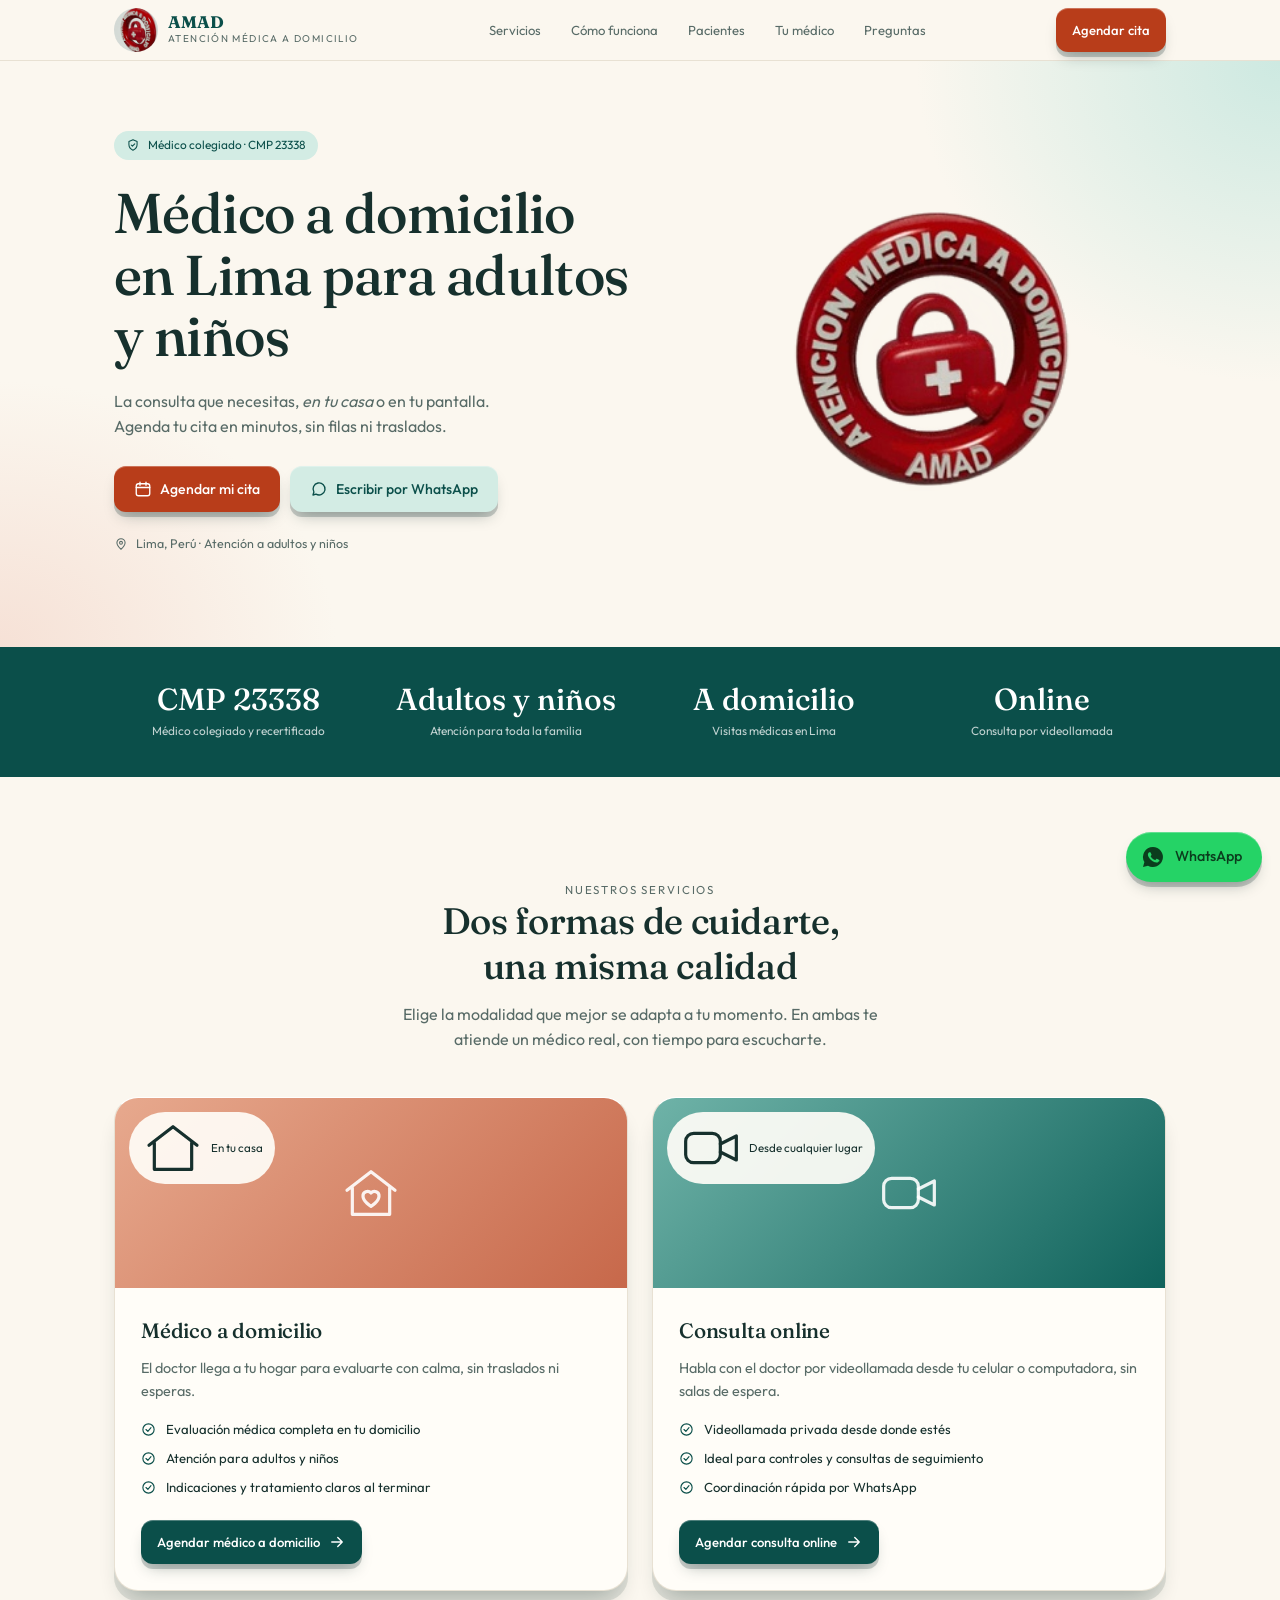
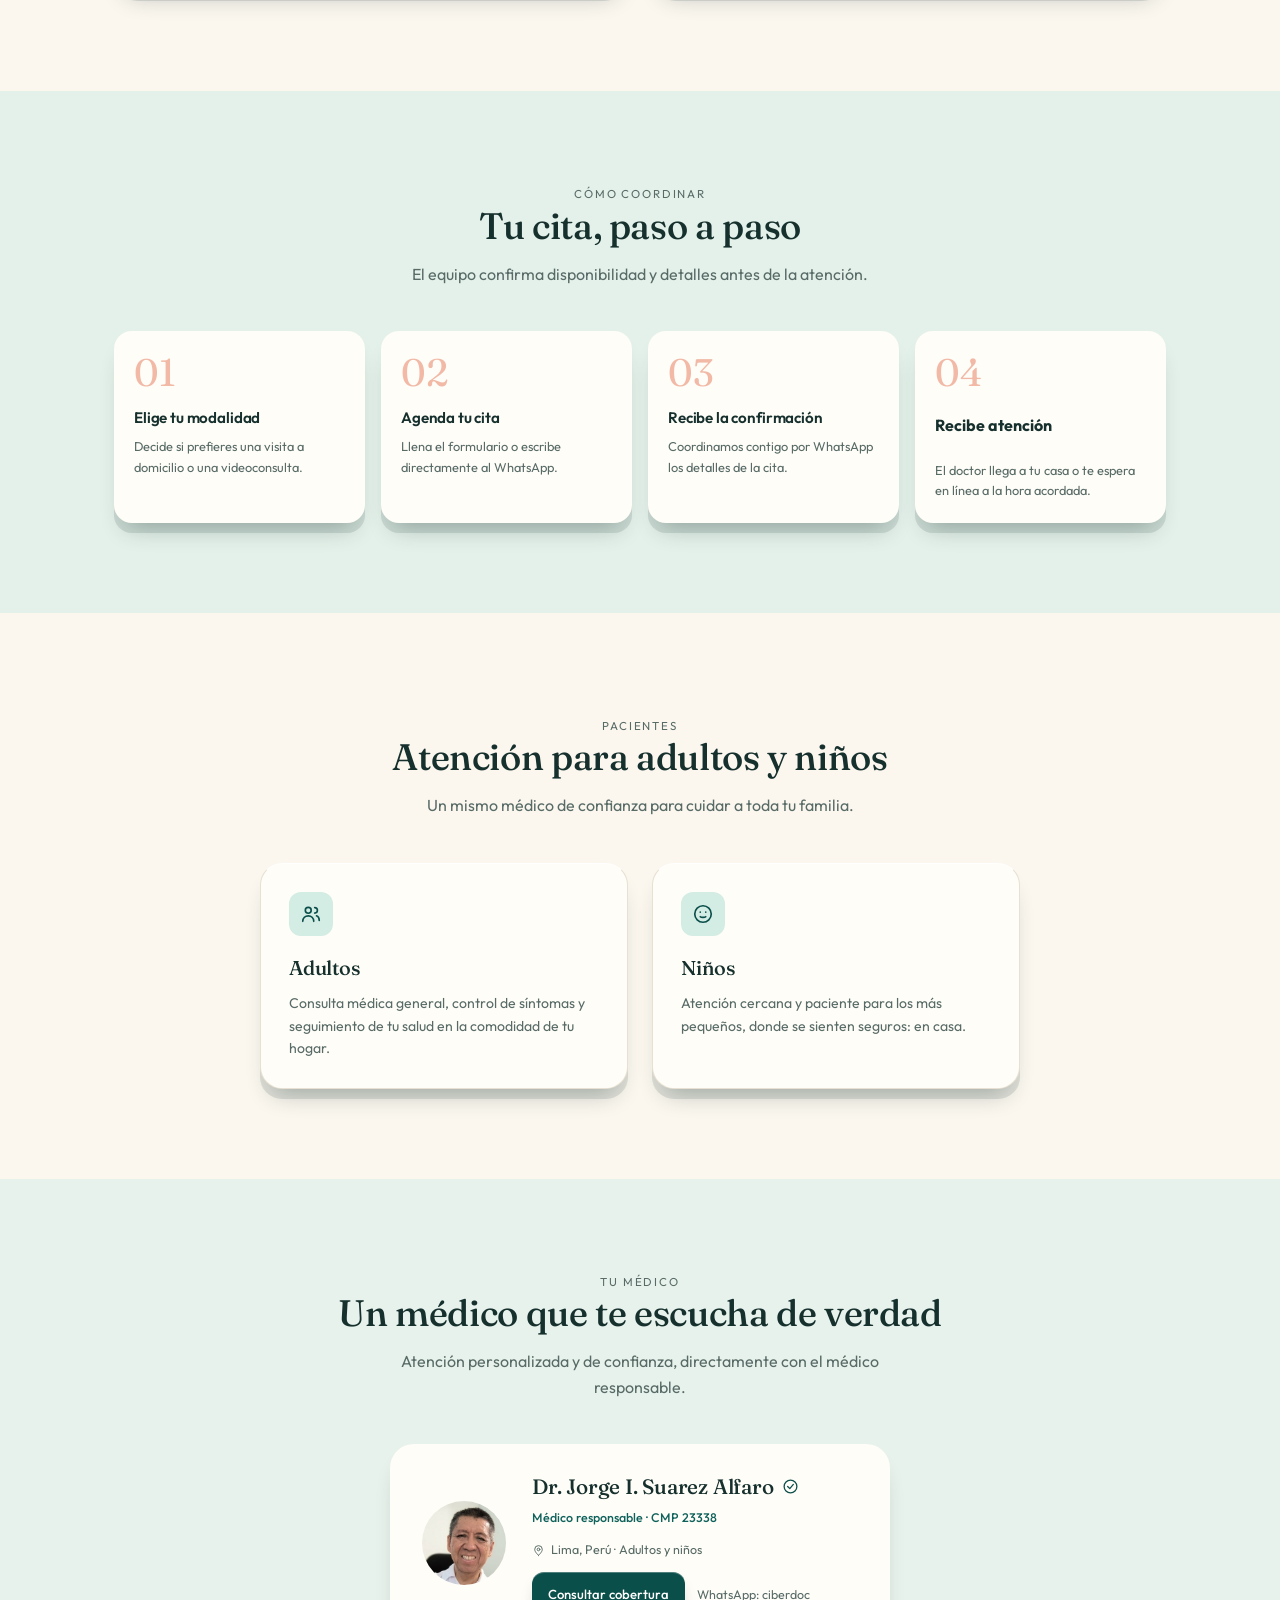
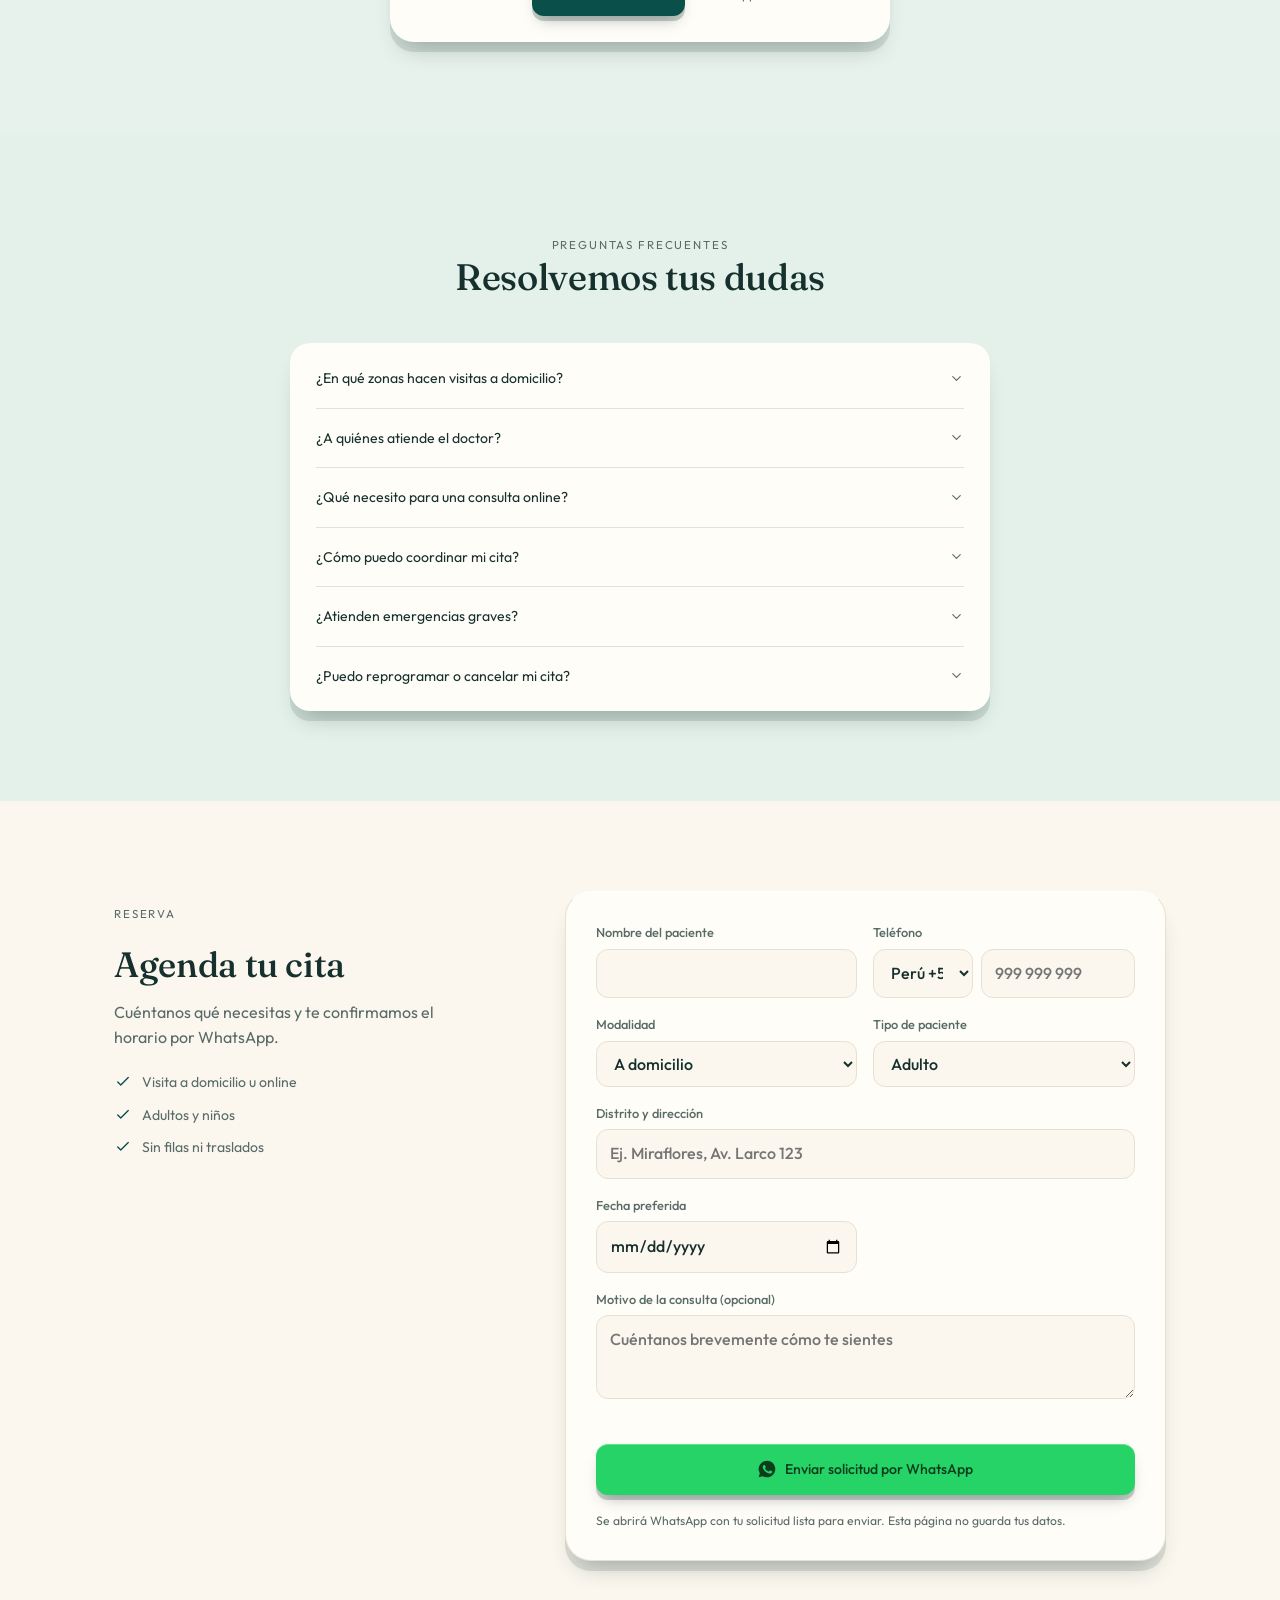
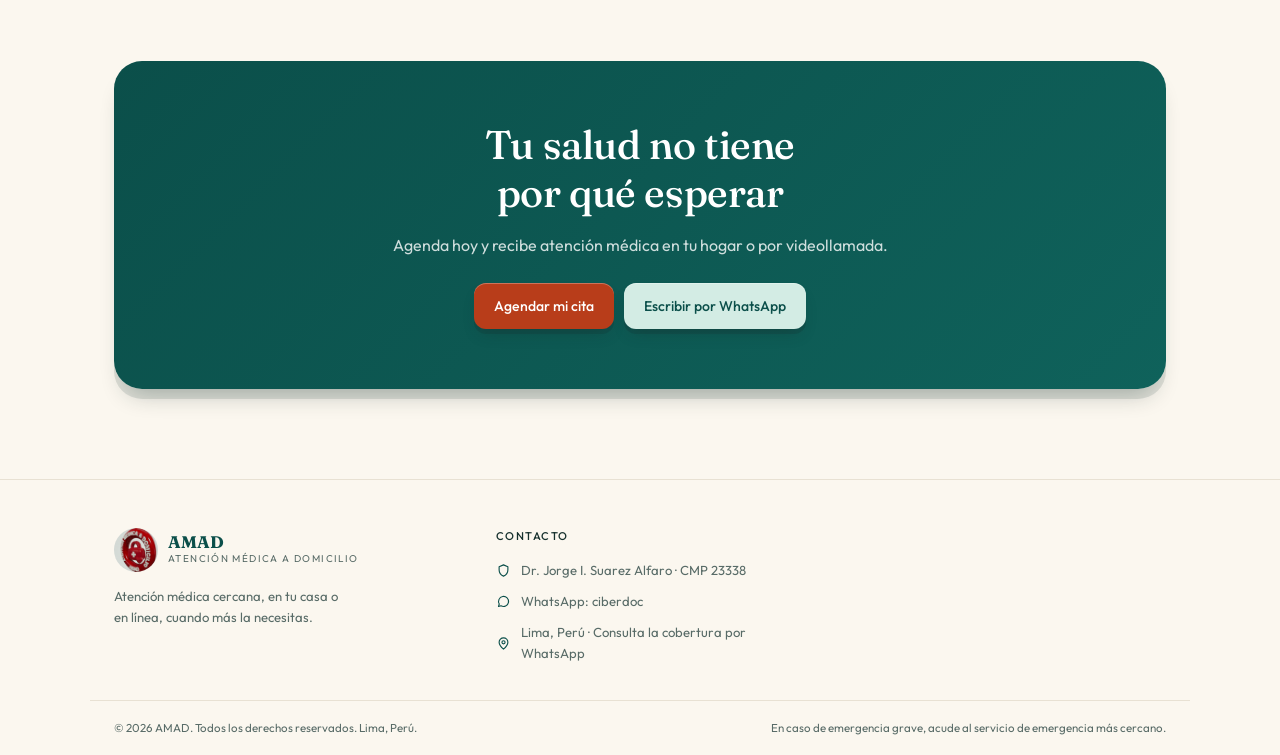
<file: index.html>
<!DOCTYPE html>

<html lang="es-PE">
<head>
  <meta charset="utf-8">
  <meta name="viewport" content="width=device-width, initial-scale=1, viewport-fit=cover">

  <title>Médico a domicilio y online en Lima | AMAD</title>
  <meta name="description" content="Médico colegiado (CMP 23338) que te atiende en casa en Lima o por videollamada. Sin seguro, sin filas. Agenda por WhatsApp.">

  
  <link rel="canonical" href="https://www.atencionmedica.online/">

  <!-- Indexación -->
  <meta name="robots" content="index, follow, max-image-preview:large, max-snippet:-1">

  <!-- Open Graph (WhatsApp, Facebook, LinkedIn) -->
  <meta property="og:type" content="website">
  <meta property="og:locale" content="es_PE">
  <meta property="og:site_name" content="AMAD · Atención médica a domicilio">
  <meta property="og:title" content="Médico a domicilio y consulta online en Lima | AMAD">
  <meta property="og:description" content="Atención médica a domicilio y por videollamada para adultos y niños en Lima. Agenda sin filas ni traslados.">
  <meta property="og:url" content="https://www.atencionmedica.online/">
  <meta property="og:image" content="og-image.jpg">
  <meta property="og:image:alt" content="AMAD · Atención médica a domicilio y online en Lima">

  
  
  
  
  <script type="application/ld+json">
  {
    "@context": "https://schema.org",
    "@graph": [
      {
        "@type": "MedicalBusiness",
        "@id": "https://www.atencionmedica.online/#negocio",
        "name": "AMAD · Atención médica a domicilio",
        "description": "Atención médica a domicilio y consulta online para adultos y niños en Lima, Perú.",
        "url": "https://www.atencionmedica.online/",
        "logo": "logo.png",
        "image": "og-image.jpg",
        "telephone": "+51992219206",
        "medicalSpecialty": "PrimaryCare",
        "address": {
          "@type": "PostalAddress",
          "addressLocality": "Lima",
          "addressCountry": "PE"
        },
        "areaServed": {
          "@type": "City",
          "name": "Lima"
        },
        "availableService": [
          {
            "@type": "MedicalProcedure",
            "name": "Consulta médica a domicilio"
          },
          {
            "@type": "MedicalProcedure",
            "name": "Consulta médica online por videollamada"
          }
        ],
        "founder": { "@id": "https://www.atencionmedica.online/#doctor" },
        "sameAs": [
          "https://wa.me/51992219206",
          "https://www.linkedin.com/in/doctorsuarez/",
          "https://go.ivoox.com/sq/340"
        ]
      },
      {
        "@type": "Person",
        "@id": "https://www.atencionmedica.online/#doctor",
        "name": "Jorge Isaac Suarez Alfaro",
        "alternateName": "Ciberdoc",
        "jobTitle": "Médico cirujano",
        "image": "doctor.jpg",
        "worksFor": { "@id": "https://www.atencionmedica.online/#negocio" },
        "identifier": {
          "@type": "PropertyValue",
          "name": "Colegio Médico del Perú (CMP)",
          "value": "23338"
        },
        "knowsAbout": ["Atención médica a domicilio", "Telemedicina", "Salud familiar", "Comunicación médica"]
      },
      {
        "@type": "FAQPage",
        "mainEntity": [
          {
            "@type": "Question",
            "name": "¿En qué zonas hacen visitas a domicilio?",
            "acceptedAnswer": {
              "@type": "Answer",
              "text": "Atendemos en Lima. Escríbenos por WhatsApp con tu distrito y confirmamos la cobertura."
            }
          },
          {
            "@type": "Question",
            "name": "¿A quiénes atiende el doctor?",
            "acceptedAnswer": {
              "@type": "Answer",
              "text": "Atiende a adultos y niños, tanto en visitas a domicilio como por consulta online."
            }
          },
          {
            "@type": "Question",
            "name": "¿Qué necesito para una consulta online?",
            "acceptedAnswer": {
              "@type": "Answer",
              "text": "Un celular o computadora con cámara, micrófono e internet estable. Te enviamos el enlace por WhatsApp."
            }
          },
          {
            "@type": "Question",
            "name": "¿Cómo puedo coordinar mi cita?",
            "acceptedAnswer": {
              "@type": "Answer",
              "text": "Completa el formulario de la página o escríbenos por WhatsApp. Te confirmamos día y hora."
            }
          },
          {
            "@type": "Question",
            "name": "¿Atienden emergencias graves?",
            "acceptedAnswer": {
              "@type": "Answer",
              "text": "No. Ante una emergencia grave acude al servicio de emergencia más cercano o llama a los servicios de urgencia."
            }
          },
          {
            "@type": "Question",
            "name": "¿Puedo reprogramar o cancelar mi cita?",
            "acceptedAnswer": {
              "@type": "Answer",
              "text": "Sí. Avísanos por WhatsApp con anticipación y reprogramamos tu cita."
            }
          }
        ]
      }
    ]
  }
  </script>

  <link rel="icon" 
    href="AMAD.ico" 
    type="image/x-icon">
<link rel="preconnect" href="https://fonts.googleapis.com">
<link rel="preconnect" href="https://fonts.gstatic.com" crossorigin>
<link href="https://fonts.googleapis.com/css2?family=Fraunces:ital,opsz,wght@0,9..144,400;0,9..144,500;1,9..144,400&family=Outfit:wght@300;400;500;600&display=swap" rel="stylesheet">
<link rel="stylesheet" href="styles.css">
</head>
<body>
  <header>
  <div class="wrap nav">
    <a class="brand" href="#top"><img class="logo" src="logo.gif" alt="Logo AMAD" width="44" height="44"><span><b>AMAD</b><small>Atención médica a domicilio</small></span></a>
    <nav class="menu" aria-label="Principal">
      <a href="servicios.html">Servicios</a><a href="cita.html">Cómo funciona</a><a href="pacientes.html">Pacientes</a><a href="medico.html">Tu médico</a><a href="preguntas.html">Preguntas</a>
    </nav>
    <div class="nav-r"><a class="btn sm" href="#agendar">Agendar cita</a></div>
  </div>
</header>

<main id="top">
<section class="hero">
  <div class="wrap">
    <div>
      <span class="pill"><svg viewBox="0 0 24 24"><path d="M12 3 5 6v5c0 4.500 3 8 7 10 4-2 7-5.500 7-10V6l-7-3Z"/><path d="m9 12 2 2 4-4"/></svg>Médico colegiado · CMP 23338</span>
      <h1>Médico a domicilio en Lima para adultos y niños</h1>
      <p class="lead">La consulta que necesitas, <em>en tu casa</em> o en tu pantalla. Agenda tu cita en minutos, sin filas ni traslados.</p>
      <div class="cta">
        <a class="btn" href="#agendar"><svg viewBox="0 0 24 24"><rect x="3" y="5" width="18" height="16" rx="3"/><path d="M8 3v4M16 3v4M3 10h18"/></svg>Agendar mi cita</a>
        <a class="btn mint" href="https://wa.me/51992219206?text=Hola%2C%20quisiera%20agendar%20una%20cita." target="_blank" rel="noopener"><svg viewBox="0 0 24 24"><path d="M4 20l1.200-4A8 8 0 1 1 8 18.800L4 20Z"/></svg>Escribir por WhatsApp</a>
      </div>
      <p class="loc"><svg viewBox="0 0 24 24"><path d="M12 21s-7-6-7-11a7 7 0 0 1 14 0c0 5-7 11-7 11Z"/><circle cx="12" cy="10" r="2.500"/></svg>Lima, Perú · Atención a adultos y niños</p>
    </div>
    
  <div class="amad-reveal">
  <img src="AMAD.png" alt="AMAD · Atención médica a domicilio y online en Lima, Perú">
</div>
</section>

<section class="stats">
  <div class="wrap">
    <div><b>CMP 23338</b><span>Médico colegiado y recertificado</span></div>
    <div><b>Adultos y niños</b><span>Atención para toda la familia</span></div>
    <div><b>A domicilio</b><span>Visitas médicas en Lima</span></div>
    <div><b>Online</b><span>Consulta por videollamada</span></div>
  </div>
</section>





<section class="services" id="servicios">
  <div class="wrap">
    <div class="sec-head"><p class="eyebrow">Nuestros servicios</p><h2>Dos formas de cuidarte,<br>una misma calidad</h2><p>Elige la modalidad que mejor se adapta a tu momento. En ambas te atiende un médico real, con tiempo para escucharte.</p></div>
    <div class="two">
      <article class="svc a">
        <div class="img"><span class="tag"><svg viewBox="0 0 24 24"><path d="M3 11 12 4l9 7M5 10v10h14V10"/></svg>En tu casa</span><svg viewBox="0 0 24 24"><path d="M3 11 12 4l9 7M5 10v10h14V10"/><path d="M12 17s-3-1.800-3-3.800A1.700 1.700 0 0 1 12 12a1.700 1.700 0 0 1 3 1.200C15 15.200 12 17 12 17Z"/></svg></div>
        <div class="body"><h3>Médico a domicilio</h3><p>El doctor llega a tu hogar para evaluarte con calma, sin traslados ni esperas.</p>
          <ul><li><svg viewBox="0 0 24 24"><circle cx="12" cy="12" r="9"/><path d="m8 12 3 3 5-6"/></svg>Evaluación médica completa en tu domicilio</li><li><svg viewBox="0 0 24 24"><circle cx="12" cy="12" r="9"/><path d="m8 12 3 3 5-6"/></svg>Atención para adultos y niños</li><li><svg viewBox="0 0 24 24"><circle cx="12" cy="12" r="9"/><path d="m8 12 3 3 5-6"/></svg>Indicaciones y tratamiento claros al terminar</li></ul>
          <a class="btn dark" href="#agendar" data-mod="A domicilio">Agendar médico a domicilio <svg viewBox="0 0 24 24"><path d="M5 12h14M13 6l6 6-6 6"/></svg></a></div>
      </article>
      <article class="svc b">
        <div class="img"><span class="tag"><svg viewBox="0 0 24 24"><rect x="2.500" y="6.500" width="13" height="11" rx="3"/><path d="m15.500 10.500 6-3v9l-6-3"/></svg>Desde cualquier lugar</span><svg viewBox="0 0 24 24"><rect x="2.500" y="6.500" width="13" height="11" rx="3"/><path d="m15.500 10.500 6-3v9l-6-3"/></svg></div>
        <div class="body"><h3>Consulta online</h3><p>Habla con el doctor por videollamada desde tu celular o computadora, sin salas de espera.</p>
          <ul><li><svg viewBox="0 0 24 24"><circle cx="12" cy="12" r="9"/><path d="m8 12 3 3 5-6"/></svg>Videollamada privada desde donde estés</li><li><svg viewBox="0 0 24 24"><circle cx="12" cy="12" r="9"/><path d="m8 12 3 3 5-6"/></svg>Ideal para controles y consultas de seguimiento</li><li><svg viewBox="0 0 24 24"><circle cx="12" cy="12" r="9"/><path d="m8 12 3 3 5-6"/></svg>Coordinación rápida por WhatsApp</li></ul>
          <a class="btn dark" href="#agendar" data-mod="Online">Agendar consulta online <svg viewBox="0 0 24 24"><path d="M5 12h14M13 6l6 6-6 6"/></svg></a></div>
      </article>
    </div>
  </div>
</section>

<section class="steps-sec" id="como-funciona">
  <div class="wrap">
    <div class="sec-head"><p class="eyebrow">Cómo coordinar</p><h2>Tu cita, paso a paso</h2><p>El equipo confirma disponibilidad y detalles antes de la atención.</p></div>
    <ol class="steps">
      <li><div class="n">01</div><h3>Elige tu modalidad</h3><p>Decide si prefieres una visita a domicilio o una videoconsulta.</p></li>
      <li><div class="n">02</div><h3>Agenda tu cita</h3><p>Llena el formulario o  escribe directamente al WhatsApp.</p></li>
      <li><div class="n">03</div><h3>Recibe la confirmación</h3><p>Coordinamos contigo por WhatsApp los detalles de la cita.</p></li>
      <li><div class="n">04</div><h4>Recibe atención</h3><p>El doctor llega a tu casa o te espera en línea a la hora acordada.</p></li>
    </ol>
  </div>
</section>

<section class="patients" id="pacientes">
  <div class="wrap">
    <div class="sec-head"><p class="eyebrow">Pacientes</p><h2>Atención para adultos y niños</h2><p>Un mismo médico de confianza para cuidar a toda tu familia.</p></div>
    <div class="two">
      <article class="pcard"><div class="ic"><svg viewBox="0 0 24 24"><circle cx="9" cy="8" r="3.200"/><path d="M3 20c0-3.500 2.700-6 6-6s6 2.500 6 6M16 5a3 3 0 0 1 0 6M18 14c2 .7 3 2.600 3 5"/></svg></div><h3>Adultos</h3><p>Consulta médica general, control de síntomas y seguimiento de tu salud en la comodidad de tu hogar.</p></article>
      <article class="pcard"><div class="ic"><svg viewBox="0 0 24 24"><circle cx="12" cy="12" r="9"/><path d="M9 10h.01M15 10h.01M9 15c1 1 5 1 6 0"/></svg></div><h3>Niños</h3><p>Atención cercana y paciente para los más pequeños, donde se sienten seguros: en casa.</p></article>
    </div>
  </div>
</section>

<section class="doctor" id="medico">
  <div class="wrap">
    <div class="sec-head"><p class="eyebrow">Tu médico</p><h2>Un médico que te escucha de verdad</h2><p>Atención personalizada y de confianza, directamente con el médico responsable.</p></div>
    <div class="dcard">
      <img src="doctor.jpg" alt="Dr. Jorge Isaac Suarez Alfaro" width="84" height="84">
      <div><h3><a href="https://www.linkedin.com/in/doctorsuarez/">Dr. Jorge I. Suarez Alfaro</a> <svg viewBox="0 0 24 24"><circle cx="12" cy="12" r="9"/><path d="m8 12 3 3 5-6"/></svg></h3>
        <p class="role">Médico responsable · CMP 23338</p>
        <p class="meta"><svg viewBox="0 0 24 24"><path d="M12 21s-7-6-7-11a7 7 0 0 1 14 0c0 5-7 11-7 11Z"/><circle cx="12" cy="10" r="2.500"/></svg>Lima, Perú · Adultos y niños</p>
        <div class="row"><a class="btn dark sm" href="https://wa.me/51992219206?text=Hola%2C%20quisiera%20consultar%20la%20cobertura." target="_blank" rel="noopener">Consultar cobertura</a><span>WhatsApp: ciberdoc</span></div></div>
    </div>
  </div>
</section>

<section class="faq" id="preguntas">
  <div class="wrap">
    <div class="sec-head"><p class="eyebrow">Preguntas frecuentes</p><h2>Resolvemos tus dudas</h2></div>
    <div class="faq-list">
      <details><summary>¿En qué zonas hacen visitas a domicilio?<svg viewBox="0 0 24 24"><path d="m6 9 6 6 6-6"/></svg></summary><p>Atendemos en Lima. Escríbenos por WhatsApp con tu distrito y confirmamos la cobertura.</p></details>
      <details><summary>¿A quiénes atiende el doctor?<svg viewBox="0 0 24 24"><path d="m6 9 6 6 6-6"/></svg></summary><p>Atiende a adultos y niños, tanto en visitas a domicilio como por consulta online.</p></details>
      <details><summary>¿Qué necesito para una consulta online?<svg viewBox="0 0 24 24"><path d="m6 9 6 6 6-6"/></svg></summary><p>Un celular o computadora con cámara, micrófono e internet estable. Te enviamos el enlace por WhatsApp.</p></details>
      <details><summary>¿Cómo puedo coordinar mi cita?<svg viewBox="0 0 24 24"><path d="m6 9 6 6 6-6"/></svg></summary><p>Completa el formulario de esta página o escríbenos por WhatsApp. Te confirmamos día y hora.</p></details>
      <details><summary>¿Atienden emergencias graves?<svg viewBox="0 0 24 24"><path d="m6 9 6 6 6-6"/></svg></summary><p>No. Ante una emergencia grave acude al servicio de emergencia más cercano o llama a los servicios de urgencia.</p></details>
      <details><summary>¿Puedo reprogramar o cancelar mi cita?<svg viewBox="0 0 24 24"><path d="m6 9 6 6 6-6"/></svg></summary><p>Sí. Avísanos por WhatsApp con anticipación y reprogramamos tu cita.</p></details>
    </div>
  </div>
</section>

<section class="book" id="agendar">
  <div class="wrap book-grid">
    <div class="side">
      <p class="eyebrow" style="text-align:left">Reserva</p>
      <h2>Agenda tu cita</h2>
      <p>Cuéntanos qué necesitas y te confirmamos el horario por WhatsApp.</p>
      <ul>
        <li><svg viewBox="0 0 24 24"><path d="m5 12 4 4 10-10"/></svg>Visita a domicilio u online</li>
        <li><svg viewBox="0 0 24 24"><path d="m5 12 4 4 10-10"/></svg>Adultos y niños</li>
        <li><svg viewBox="0 0 24 24"><path d="m5 12 4 4 10-10"/></svg>Sin filas ni traslados</li>
      </ul>
    </div>
    <form class="f" id="bookForm" novalidate>
      <label>Nombre del paciente<input name="nombre" autocomplete="name" required></label>
      <label>Teléfono<span class="tel"><select id="cc" aria-label="Prefijo del país" autocomplete="tel-country-code"><option value="51" selected>Perú +51</option><option value="54">Argentina +54</option><option value="591">Bolivia +591</option><option value="55">Brasil +55</option><option value="1">Canadá +1</option><option value="56">Chile +56</option><option value="57">Colombia +57</option><option value="506">Costa Rica +506</option><option value="53">Cuba +53</option><option value="593">Ecuador +593</option><option value="503">El Salvador +503</option><option value="34">España +34</option><option value="1">Estados Unidos +1</option><option value="33">Francia +33</option><option value="49">Alemania +49</option><option value="502">Guatemala +502</option><option value="504">Honduras +504</option><option value="39">Italia +39</option><option value="52">México +52</option><option value="505">Nicaragua +505</option><option value="507">Panamá +507</option><option value="595">Paraguay +595</option><option value="1">Puerto Rico +1</option><option value="1">Rep. Dominicana +1</option><option value="44">Reino Unido +44</option><option value="598">Uruguay +598</option><option value="58">Venezuela +58</option></select><input id="t" type="tel" inputmode="tel" autocomplete="tel-national" placeholder="999 999 999" aria-label="Número de teléfono"></span></label>
      <label>Modalidad<select name="modalidad" id="modalidad"><option>A domicilio</option><option>Online</option></select></label>
      <label>Tipo de paciente<select name="tipo"><option>Adulto</option><option>Niño</option></select></label>
      <label class="full" id="distritoBox">Distrito y dirección<input name="direccion" id="direccion" placeholder="Ej. Miraflores, Av. Larco 123"></label>
      <label>Fecha preferida<input name="fecha" type="date" id="fecha" required></label>
      <label class="full">Motivo de la consulta (opcional)<textarea name="msg" placeholder="Cuéntanos brevemente cómo te sientes"></textarea></label>
      <p class="err full" id="err" role="alert"></p>
      <button class="btn full" type="submit"><svg viewBox="0 0 24 24"><path d="M12 2a10 10 0 0 0-8.600 15.100L2 22l5-1.300A10 10 0 1 0 12 2Zm5.800 14.200c-.2.700-1.300 1.300-1.800 1.300-.5.100-1 .2-3.300-.7-2.800-1.100-4.600-4-4.700-4.200-.1-.2-1.100-1.500-1.100-2.800s.7-2 1-2.300c.2-.3.500-.3.700-.3h.5c.2 0 .4 0 .6.500l.8 1.900c.1.200.1.300 0 .500l-.3.400-.4.400c-.1.100-.3.300-.1.600.2.300.8 1.300 1.700 2.100 1.200 1 2.100 1.300 2.400 1.500.3.100.5.100.6-.1l.9-1.100c.2-.2.400-.2.600-.1l1.900.9c.2.100.4.200.5.300.1.200.1.800-.1 1.400Z"/></svg>Enviar solicitud por WhatsApp</button>
      <p class="note full">Se abrirá WhatsApp con tu solicitud lista para enviar. Esta página no guarda tus datos.</p>
    </form>
  </div>
</section>

<section class="cta-band">
  <div class="wrap"><div class="band">
    <h2>Tu salud no tiene<br>por qué esperar</h2>
    <p>Agenda hoy y recibe atención médica en tu hogar o por videollamada.</p>
    <div class="cta"><a class="btn" href="#agendar">Agendar mi cita</a><a class="btn mint" href="https://wa.me/51992219206" target="_blank" rel="noopener">Escribir por WhatsApp</a></div>
  </div></div>
</section>
</main>

<footer>


<div class="wrap foot">

    <div><a class="brand" href="#top"><img class="logo" src="logo.gif" alt="Logo AMAD" width="44" height="44"><span><b>AMAD</b><small>Atención médica a domicilio</small></span></a><p>Atención médica cercana, en tu casa o en línea, cuando más la necesitas.</p></div>
    
    <div><h4>Contacto</h4><ul>
      <li><svg viewBox="0 0 24 24"><path d="M12 3 5 6v5c0 4.500 3 8 7 10 4-2 7-5.500 7-10V6l-7-3Z"/></svg>Dr. Jorge I. Suarez Alfaro · CMP 23338</li>
      <li><svg viewBox="0 0 24 24"><path d="M4 20l1.200-4A8 8 0 1 1 8 18.800L4 20Z"/></svg><a href="https://wa.me/51992219206" target="_blank" rel="noopener">WhatsApp: ciberdoc</a></li>
      <li><svg viewBox="0 0 24 24"><path d="M12 21s-7-6-7-11a7 7 0 0 1 14 0c0 5-7 11-7 11Z"/><circle cx="12" cy="10" r="2.500"/></svg>Lima, Perú · Consulta la cobertura por WhatsApp</li></ul></div>
  <div></div>
  </div>

  <div class="wrap legal"><span>© 2026 AMAD. Todos los derechos reservados. Lima, Perú.</span><span>En caso de emergencia grave, acude al servicio de emergencia más cercano.</span></div>
</footer>

<a class="wa-fab" href="https://wa.me/51992219206?text=Hola%2C%20quisiera%20agendar%20una%20cita." target="_blank" rel="noopener" aria-label="Escribir por WhatsApp"><svg viewBox="0 0 24 24"><path d="M12 2a10 10 0 0 0-8.600 15.100L2 22l5-1.300A10 10 0 1 0 12 2Zm5.800 14.200c-.2.700-1.300 1.300-1.800 1.300-.5.100-1 .2-3.300-.7-2.800-1.100-4.600-4-4.700-4.200-.1-.2-1.100-1.500-1.100-2.800s.7-2 1-2.300c.2-.3.500-.3.700-.3h.5c.2 0 .4 0 .6.500l.8 1.900c.1.200.1.300 0 .500l-.3.400-.4.400c-.1.100-.3.300-.1.600.2.300.8 1.300 1.700 2.100 1.200 1 2.100 1.300 2.400 1.500.3.100.5.100.6-.1l.9-1.100c.2-.2.400-.2.600-.1l1.900.9c.2.100.4.200.5.300.1.200.1.800-.1 1.400Z"/></svg><span>WhatsApp</span></a>

<script>
(function(){
  var f=document.getElementById('bookForm'),err=document.getElementById('err'),
      mod=document.getElementById('modalidad'),box=document.getElementById('distritoBox'),d=document.getElementById('fecha');
  var t=new Date();d.min=t.getFullYear()+'-'+String(t.getMonth()+1).padStart(2,'0')+'-'+String(t.getDate()).padStart(2,'0');
  function toggle(){box.style.display=mod.value==='Online'?'none':'grid'}
  mod.addEventListener('change',toggle);toggle();
  document.querySelectorAll('[data-mod]').forEach(function(a){a.addEventListener('click',function(){mod.value=a.dataset.mod;toggle()})});
  f.addEventListener('submit',function(e){
    e.preventDefault();
    var v=Object.fromEntries(new FormData(f).entries());
    if(!v.nombre.trim()||v.tel.replace(/\D/g,'').length<8||!v.fecha){err.textContent='Completa el nombre, un teléfono válido y la fecha preferida.';return}
    if(v.modalidad==='A domicilio'&&!(v.direccion||'').trim()){err.textContent='Indica tu distrito y dirección para la visita a domicilio.';return}
    err.textContent='';
    var fecha=new Date(v.fecha+'T12:00:00').toLocaleDateString('es-PE',{weekday:'long',day:'numeric',month:'long'});
    var rows=[['Paciente',v.nombre],['Teléfono',v.tel],['Tipo',v.tipo],['Modalidad',v.modalidad]];
    if(v.modalidad==='A domicilio')rows.push(['Dirección',v.direccion]);
    rows.push(['Fecha preferida',fecha]);
    var m='Hola, quisiera agendar una cita.%0A%0A'+rows.map(function(x){return '*'+x[0]+':* '+encodeURIComponent(x[1])}).join('%0A')+(v.msg.trim()?'%0A%0A'+encodeURIComponent(v.msg.trim()):'');
    window.open('https://wa.me/51992219206?text='+m,'_blank','noopener');
  });
})();
</script>
</body>
</html>
</file>
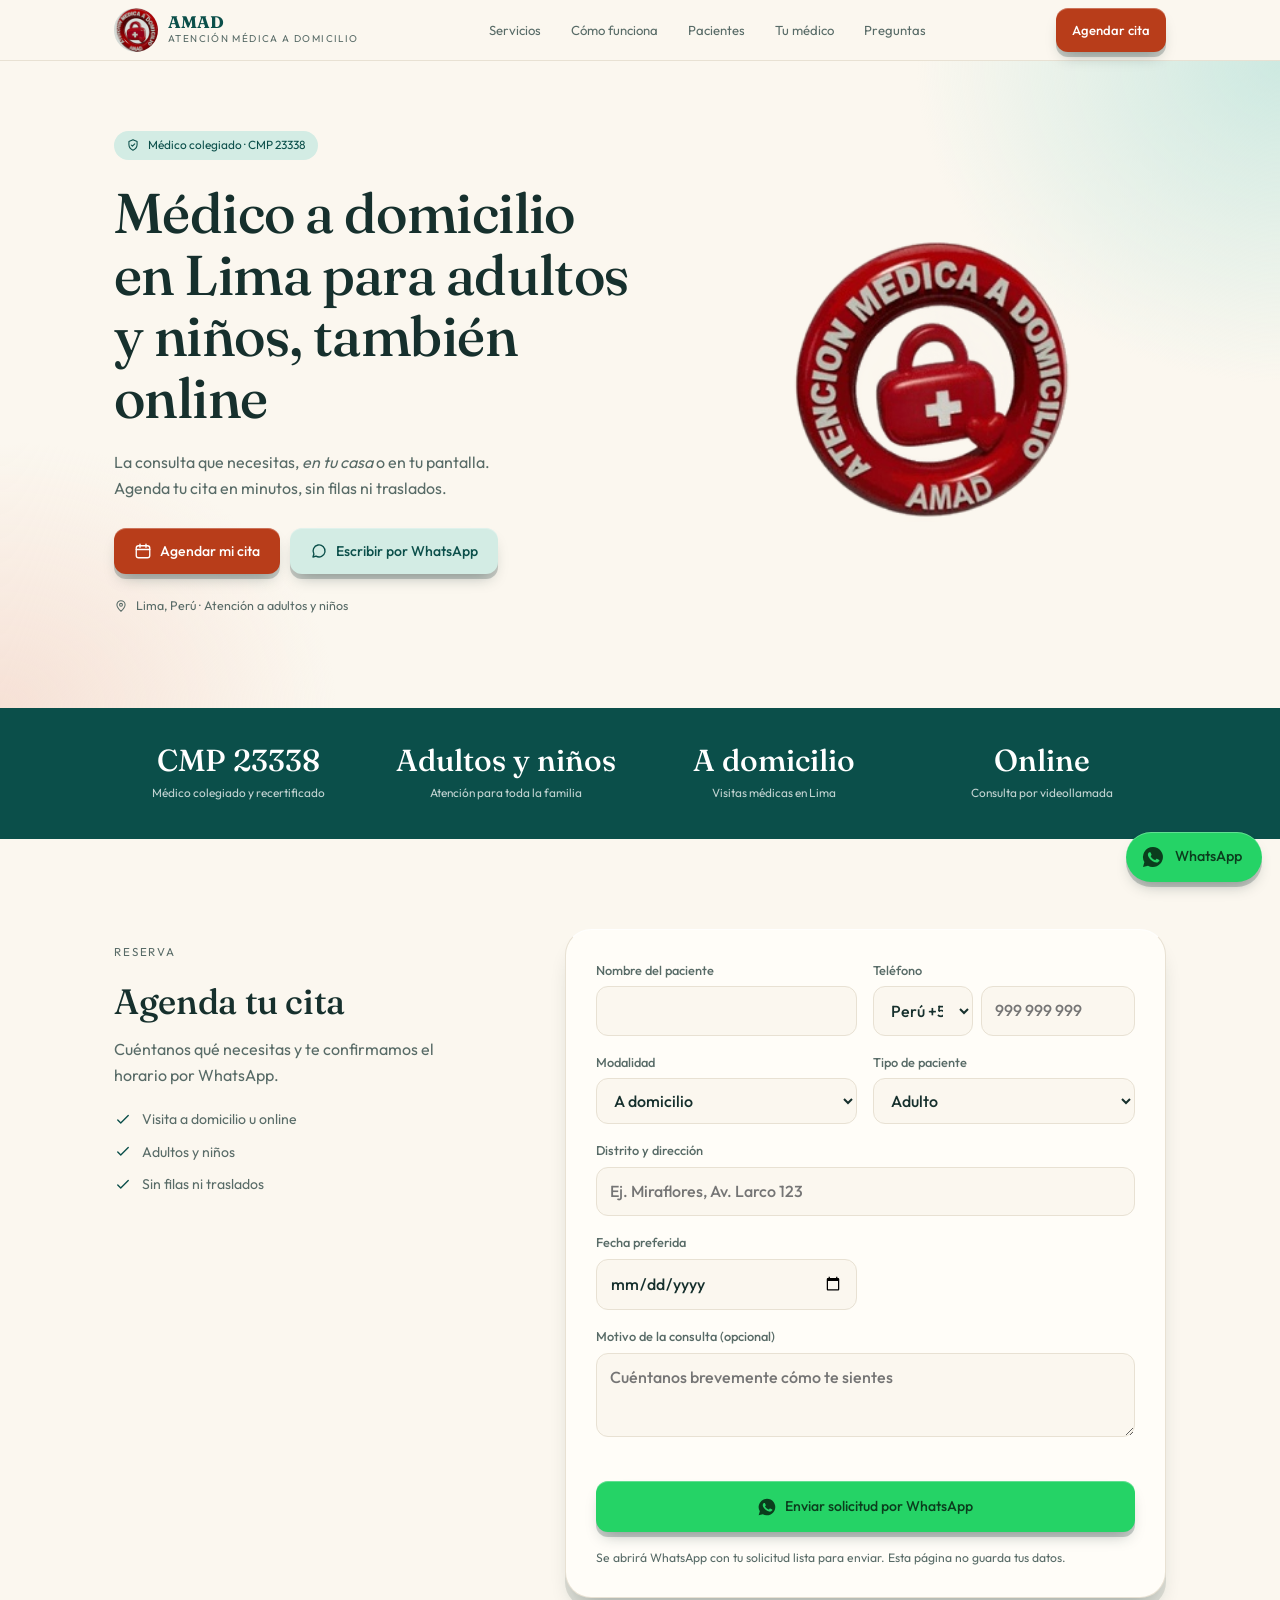
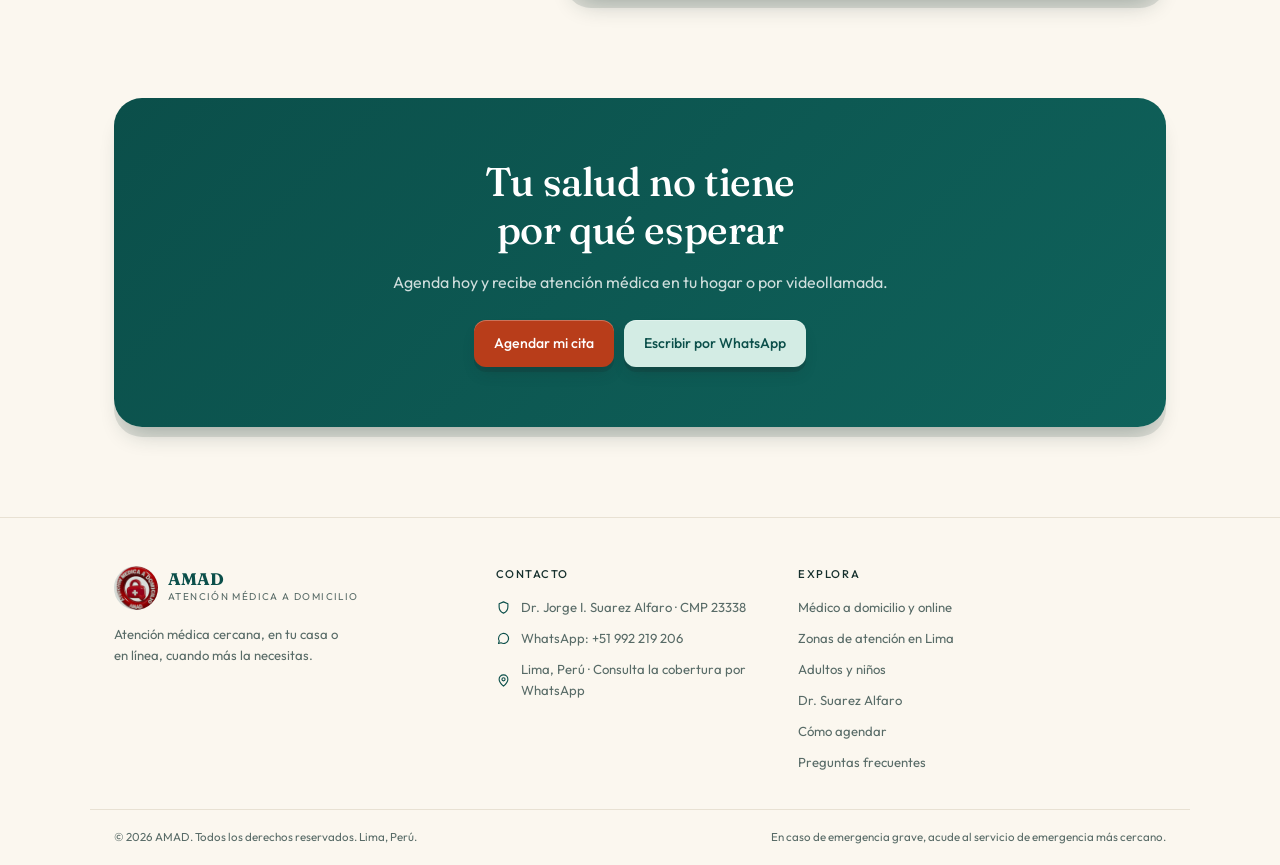
<file: master/index.html>
<!DOCTYPE html>
<html lang="es-PE">
<head>
  <meta charset="utf-8">
  <meta name="viewport" content="width=device-width, initial-scale=1, viewport-fit=cover">

  <title>Médico a domicilio en Lima y consulta online | AMAD</title>
  <meta name="description" content="Médico colegiado (CMP 23338) a domicilio en Lima y por videollamada. Atiende a adultos y niños, sin filas ni traslados. Agenda por WhatsApp.">
  <meta name="author" content="Dr. Jorge Isaac Suarez Alfaro">
  <meta name="theme-color" content="#0b4f4a">

  <link rel="canonical" href="https://www.atencionmedica.online/">
  <link rel="alternate" hreflang="es-PE" href="https://www.atencionmedica.online/">
  <link rel="alternate" hreflang="x-default" href="https://www.atencionmedica.online/">
  <meta name="robots" content="index, follow, max-image-preview:large, max-snippet:-1, max-video-preview:-1">

  <!-- Señales geográficas secundarias (Google las ignora, otros buscadores sí las leen) -->
  <meta name="geo.region" content="PE-LIM">
  <meta name="geo.placename" content="Lima, Perú">

  <!-- Open Graph / Twitter: las URL de imagen DEBEN ser absolutas -->
  <meta property="og:type" content="website">
  <meta property="og:locale" content="es_PE">
  <meta property="og:site_name" content="AMAD · Atención médica a domicilio">
  <meta property="og:title" content="Médico a domicilio y consulta online en Lima | AMAD">
  <meta property="og:description" content="Atención médica a domicilio y por videollamada para adultos y niños en Lima. Agenda sin filas ni traslados.">
  <meta property="og:url" content="https://www.atencionmedica.online/">
  <meta property="og:image" content="https://www.atencionmedica.online/og-image.jpg">
  <meta property="og:image:width" content="1200">
  <meta property="og:image:height" content="630">
  <meta property="og:image:alt" content="AMAD · Atención médica a domicilio y online en Lima">
  <meta name="twitter:card" content="summary_large_image">
  <meta name="twitter:title" content="Médico a domicilio y consulta online en Lima | AMAD">
  <meta name="twitter:description" content="Médico colegiado CMP 23338. Visitas a domicilio y videoconsulta para adultos y niños en Lima.">
  <meta name="twitter:image" content="https://www.atencionmedica.online/og-image.jpg">

  <script type="application/ld+json">
  {
    "@context": "https://schema.org",
    "@graph": [
      {
        "@type": "WebSite",
        "@id": "https://www.atencionmedica.online/#website",
        "url": "https://www.atencionmedica.online/",
        "name": "AMAD · Atención médica a domicilio",
        "inLanguage": "es-PE",
        "publisher": { "@id": "https://www.atencionmedica.online/#negocio" }
      },
      {
        "@type": "WebPage",
        "@id": "https://www.atencionmedica.online/#webpage",
        "url": "https://www.atencionmedica.online/",
        "name": "Médico a domicilio en Lima y consulta online | AMAD",
        "description": "Médico colegiado (CMP 23338) a domicilio en Lima y por videollamada para adultos y niños.",
        "inLanguage": "es-PE",
        "isPartOf": { "@id": "https://www.atencionmedica.online/#website" },
        "about": { "@id": "https://www.atencionmedica.online/#negocio" },
        "primaryImageOfPage": { "@type": "ImageObject", "url": "https://www.atencionmedica.online/AMAD.png" },
        "dateModified": "2026-10-12"
      },
      {
        "@type": ["MedicalBusiness", "Physician"],
        "@id": "https://www.atencionmedica.online/#negocio",
        "name": "AMAD · Atención médica a domicilio",
        "alternateName": ["AMAD", "Atención médica a domicilio Lima"],
        "description": "Atención médica a domicilio y consulta online por videollamada para adultos y niños en Lima, Perú, a cargo de un médico colegiado.",
        "url": "https://www.atencionmedica.online/",
        "logo": { "@type": "ImageObject", "url": "https://www.atencionmedica.online/logo.gif" },
        "image": ["https://www.atencionmedica.online/og-image.jpg", "https://www.atencionmedica.online/AMAD.png"],
        "telephone": "+51992219206",
        "medicalSpecialty": "https://schema.org/PrimaryCare",
        "availableLanguage": { "@type": "Language", "name": "Spanish", "alternateName": "es" },
        "address": {
          "@type": "PostalAddress",
          "addressLocality": "Lima",
          "addressRegion": "Lima",
          "addressCountry": "PE"
        },
        "areaServed": [
          { "@type": "City", "name": "Lima" },
          { "@type": "AdministrativeArea", "name": "Lima Metropolitana" }
        ],
        "contactPoint": {
          "@type": "ContactPoint",
          "contactType": "reservas",
          "telephone": "+51992219206",
          "availableLanguage": "es",
          "areaServed": "PE"
        },
        "hasOfferCatalog": {
          "@type": "OfferCatalog",
          "name": "Servicios de atención médica",
          "itemListElement": [
            {
              "@type": "Offer",
              "itemOffered": {
                "@type": "Service",
                "name": "Consulta médica a domicilio en Lima",
                "serviceType": "Visita médica a domicilio",
                "areaServed": { "@type": "City", "name": "Lima" },
                "audience": { "@type": "PeopleAudience", "audienceType": "Adultos y niños" }
              }
            },
            {
              "@type": "Offer",
              "itemOffered": {
                "@type": "Service",
                "name": "Consulta médica online por videollamada",
                "serviceType": "Telemedicina",
                "audience": { "@type": "PeopleAudience", "audienceType": "Adultos y niños" }
              }
            }
          ]
        },
        "founder": { "@id": "https://www.atencionmedica.online/#doctor" },
        "employee": { "@id": "https://www.atencionmedica.online/#doctor" },
        "sameAs": [
          "https://www.linkedin.com/in/doctorsuarez/",
          "https://go.ivoox.com/sq/340"
        ]
      },
      {
        "@type": "Person",
        "@id": "https://www.atencionmedica.online/#doctor",
        "name": "Jorge Isaac Suarez Alfaro",
        "alternateName": "Ciberdoc",
        "honorificPrefix": "Dr.",
        "jobTitle": "Médico cirujano",
        "image": "https://www.atencionmedica.online/doctor.jpg",
        "url": "https://www.atencionmedica.online/#medico",
        "worksFor": { "@id": "https://www.atencionmedica.online/#negocio" },
        "identifier": {
          "@type": "PropertyValue",
          "name": "Colegio Médico del Perú (CMP)",
          "value": "23338"
        },
        "hasCredential": {
          "@type": "EducationalOccupationalCredential",
          "credentialCategory": "Colegiatura médica",
          "name": "CMP 23338",
          "recognizedBy": { "@type": "Organization", "name": "Colegio Médico del Perú", "url": "https://www.cmp.org.pe/" }
        },
        "knowsAbout": ["Atención médica a domicilio", "Telemedicina", "Salud familiar", "Medicina general", "Comunicación médica"],
        "sameAs": ["https://www.linkedin.com/in/doctorsuarez/"]
      },
      {
        "@type": "FAQPage",
        "@id": "https://www.atencionmedica.online/#faq",
        "mainEntity": [
          { "@type": "Question", "name": "¿Qué es AMAD?",
            "acceptedAnswer": { "@type": "Answer", "text": "AMAD es un servicio de atención médica a domicilio y por videollamada en Lima, Perú, a cargo del Dr. Jorge Isaac Suarez Alfaro (CMP 23338), para adultos y niños." } },
          { "@type": "Question", "name": "¿En qué zonas hacen visitas a domicilio?",
            "acceptedAnswer": { "@type": "Answer", "text": "Atendemos en Lima. Escríbenos por WhatsApp con tu distrito y confirmamos la cobertura." } },
          { "@type": "Question", "name": "¿A quiénes atiende el doctor?",
            "acceptedAnswer": { "@type": "Answer", "text": "Atiende a adultos y niños, tanto en visitas a domicilio como por consulta online." } },
          { "@type": "Question", "name": "¿Qué necesito para una consulta online?",
            "acceptedAnswer": { "@type": "Answer", "text": "Un celular o computadora con cámara, micrófono e internet estable. Te enviamos el enlace por WhatsApp." } },
          { "@type": "Question", "name": "¿Cómo puedo coordinar mi cita?",
            "acceptedAnswer": { "@type": "Answer", "text": "Completa el formulario de esta página o escríbenos por WhatsApp. Te confirmamos día y hora." } },
          { "@type": "Question", "name": "¿Atienden emergencias graves?",
            "acceptedAnswer": { "@type": "Answer", "text": "No. Ante una emergencia grave acude al servicio de emergencia más cercano o llama a los servicios de urgencia." } },
          { "@type": "Question", "name": "¿Puedo reprogramar o cancelar mi cita?",
            "acceptedAnswer": { "@type": "Answer", "text": "Sí. Avísanos por WhatsApp con anticipación y reprogramamos tu cita." } }
        ]
      }
    ]
  }
  </script>

  <link rel="icon" href="AMAD.ico" type="image/x-icon">
  <link rel="preconnect" href="https://fonts.googleapis.com">
  <link rel="preconnect" href="https://fonts.gstatic.com" crossorigin>
  <link href="https://fonts.googleapis.com/css2?family=Fraunces:ital,opsz,wght@0,9..144,400;0,9..144,500;1,9..144,400&family=Outfit:wght@300;400;500;600&display=swap" rel="stylesheet">
  <link rel="stylesheet" href="styles.css">
</head>
<body class="home">
  <header>
  <div class="wrap nav">
    <a class="brand" href="#top"><img class="logo" src="logo.gif" alt="AMAD, atención médica a domicilio en Lima" width="44" height="44"><span><b>AMAD</b><small>Atención médica a domicilio</small></span></a>
    <nav class="menu" aria-label="Principal">
      <a href="servicios.html">Servicios</a><a href="cita.html">Cómo funciona</a><a href="pacientes.html">Pacientes</a><a href="medico.html">Tu médico</a><a href="preguntas.html">Preguntas</a>
    </nav>
    <div class="nav-r"><a class="btn sm" href="#agendar">Agendar cita</a></div>
  </div>
</header>

<main id="top">
<section class="hero">
  <div class="wrap">
    <div>
      <span class="pill"><svg viewBox="0 0 24 24"><path d="M12 3 5 6v5c0 4.500 3 8 7 10 4-2 7-5.500 7-10V6l-7-3Z"/><path d="m9 12 2 2 4-4"/></svg>Médico colegiado · CMP 23338</span>
      <h1>Médico a domicilio en Lima para adultos y niños, también online</h1>
      <p class="lead">La consulta que necesitas, <em>en tu casa</em> o en tu pantalla. Agenda tu cita en minutos, sin filas ni traslados.</p>
      <div class="cta">
        <a class="btn" href="#agendar"><svg viewBox="0 0 24 24"><rect x="3" y="5" width="18" height="16" rx="3"/><path d="M8 3v4M16 3v4M3 10h18"/></svg>Agendar mi cita</a>
        <a class="btn mint" href="https://wa.me/51992219206?text=Hola%2C%20quisiera%20agendar%20una%20cita." target="_blank" rel="noopener"><svg viewBox="0 0 24 24"><path d="M4 20l1.200-4A8 8 0 1 1 8 18.800L4 20Z"/></svg>Escribir por WhatsApp</a>
      </div>
      <p class="loc"><svg viewBox="0 0 24 24"><path d="M12 21s-7-6-7-11a7 7 0 0 1 14 0c0 5-7 11-7 11Z"/><circle cx="12" cy="10" r="2.500"/></svg>Lima, Perú · Atención a adultos y niños</p>
    </div>
    
    <div class="amad-reveal">
      <img src="AMAD.png" alt="AMAD · Atención médica a domicilio y online en Lima, Perú" fetchpriority="high" decoding="async">
    </div>
  </div>
</section>

<section class="stats">
  <div class="wrap">
    <div><b>CMP 23338</b><span>Médico colegiado y recertificado</span></div>
    <div><b>Adultos y niños</b><span>Atención para toda la familia</span></div>
    <div><b>A domicilio</b><span>Visitas médicas en Lima</span></div>
    <div><b>Online</b><span>Consulta por videollamada</span></div>
  </div>
</section>






<section class="intro" id="que-es-amad">
  <div class="wrap">
    <div class="sec-head"><p class="eyebrow">Qué es AMAD</p><h2>Atención médica a domicilio y online en Lima</h2></div>
    <p class="intro-lead"><strong>AMAD</strong> es un servicio de atención médica a domicilio y por videollamada en Lima, Perú. Lo brinda el <strong>Dr. Jorge Isaac Suarez Alfaro (CMP 23338)</strong>, médico cirujano colegiado, para <strong>adultos y niños</strong>. Coordinas por WhatsApp y recibes la consulta en tu casa o en línea, sin filas ni traslados.</p>
    <dl class="facts">
      <div><dt>Servicio</dt><dd>Consulta médica a domicilio y consulta online por videollamada</dd></div>
      <div><dt>Zona</dt><dd>Lima, Perú (confirma tu distrito por WhatsApp)</dd></div>
      <div><dt>Pacientes</dt><dd>Adultos y niños</dd></div>
      <div><dt>Médico</dt><dd>Dr. Jorge Isaac Suarez Alfaro · CMP 23338</dd></div>
      <div><dt>Cómo agendar</dt><dd>Formulario de esta página o WhatsApp +51 992 219 206</dd></div>
      <div><dt>Emergencias</dt><dd>No se atienden emergencias graves: acude al servicio de emergencia más cercano</dd></div>
    </dl>
  </div>
</section>

<section class="services" id="servicios">
  <div class="wrap">
    <div class="sec-head"><p class="eyebrow">Nuestros servicios</p><h2>Dos formas de cuidarte,<br>una misma calidad</h2><p>Elige la modalidad que mejor se adapta a tu momento. En ambas te atiende un médico real, con tiempo para escucharte.</p></div>
    <div class="two">
      <article class="svc a">
        <div class="img"><span class="tag"><svg viewBox="0 0 24 24"><path d="M3 11 12 4l9 7M5 10v10h14V10"/></svg>En tu casa</span><svg viewBox="0 0 24 24"><path d="M3 11 12 4l9 7M5 10v10h14V10"/><path d="M12 17s-3-1.800-3-3.800A1.700 1.700 0 0 1 12 12a1.700 1.700 0 0 1 3 1.200C15 15.200 12 17 12 17Z"/></svg></div>
        <div class="body"><h3>Médico a domicilio</h3><p>El doctor llega a tu hogar para evaluarte con calma, sin traslados ni esperas.</p>
          <ul><li><svg viewBox="0 0 24 24"><circle cx="12" cy="12" r="9"/><path d="m8 12 3 3 5-6"/></svg>Evaluación médica completa en tu domicilio</li><li><svg viewBox="0 0 24 24"><circle cx="12" cy="12" r="9"/><path d="m8 12 3 3 5-6"/></svg>Atención para adultos y niños</li><li><svg viewBox="0 0 24 24"><circle cx="12" cy="12" r="9"/><path d="m8 12 3 3 5-6"/></svg>Indicaciones y tratamiento claros al terminar</li></ul>
          <a class="btn dark" href="#agendar" data-mod="A domicilio">Agendar médico a domicilio <svg viewBox="0 0 24 24"><path d="M5 12h14M13 6l6 6-6 6"/></svg></a></div>
      </article>
      <article class="svc b">
        <div class="img"><span class="tag"><svg viewBox="0 0 24 24"><rect x="2.500" y="6.500" width="13" height="11" rx="3"/><path d="m15.500 10.500 6-3v9l-6-3"/></svg>Desde cualquier lugar</span><svg viewBox="0 0 24 24"><rect x="2.500" y="6.500" width="13" height="11" rx="3"/><path d="m15.500 10.500 6-3v9l-6-3"/></svg></div>
        <div class="body"><h3>Consulta online</h3><p>Habla con el doctor por videollamada desde tu celular o computadora, sin salas de espera.</p>
          <ul><li><svg viewBox="0 0 24 24"><circle cx="12" cy="12" r="9"/><path d="m8 12 3 3 5-6"/></svg>Videollamada privada desde donde estés</li><li><svg viewBox="0 0 24 24"><circle cx="12" cy="12" r="9"/><path d="m8 12 3 3 5-6"/></svg>Ideal para controles y consultas de seguimiento</li><li><svg viewBox="0 0 24 24"><circle cx="12" cy="12" r="9"/><path d="m8 12 3 3 5-6"/></svg>Coordinación rápida por WhatsApp</li></ul>
          <a class="btn dark" href="#agendar" data-mod="Online">Agendar consulta online <svg viewBox="0 0 24 24"><path d="M5 12h14M13 6l6 6-6 6"/></svg></a></div>
      </article>
    </div>
    <p class="more"><a href="servicios.html">Ver todos los servicios →</a></p>
  </div>
</section>

<section class="steps-sec" id="como-funciona">
  <div class="wrap">
    <div class="sec-head"><p class="eyebrow">Cómo coordinar</p><h2>Tu cita, paso a paso</h2><p>El equipo confirma disponibilidad y detalles antes de la atención.</p></div>
    <ol class="steps">
      <li><div class="n">01</div><h3>Elige tu modalidad</h3><p>Decide si prefieres una visita a domicilio o una videoconsulta.</p></li>
      <li><div class="n">02</div><h3>Agenda tu cita</h3><p>Llena el formulario o  escribe directamente al WhatsApp.</p></li>
      <li><div class="n">03</div><h3>Recibe la confirmación</h3><p>Coordinamos contigo por WhatsApp los detalles de la cita.</p></li>
      <li><div class="n">04</div><h3>Recibe atención</h3><p>El doctor llega a tu casa o te espera en línea a la hora acordada.</p></li>
    </ol>
    <p class="more"><a href="cita.html">Cómo agendar paso a paso →</a></p>
  </div>
</section>

<section class="patients" id="pacientes">
  <div class="wrap">
    <div class="sec-head"><p class="eyebrow">Pacientes</p><h2>Atención para adultos y niños</h2><p>Un mismo médico de confianza para cuidar a toda tu familia.</p></div>
    <div class="two">
      <article class="pcard"><div class="ic"><svg viewBox="0 0 24 24"><circle cx="9" cy="8" r="3.200"/><path d="M3 20c0-3.500 2.700-6 6-6s6 2.500 6 6M16 5a3 3 0 0 1 0 6M18 14c2 .7 3 2.600 3 5"/></svg></div><h3>Adultos</h3><p>Consulta médica general, control de síntomas y seguimiento de tu salud en la comodidad de tu hogar.</p></article>
      <article class="pcard"><div class="ic"><svg viewBox="0 0 24 24"><circle cx="12" cy="12" r="9"/><path d="M9 10h.01M15 10h.01M9 15c1 1 5 1 6 0"/></svg></div><h3>Niños</h3><p>Atención cercana y paciente para los más pequeños, donde se sienten seguros: en casa.</p></article>
    </div>
    <p class="more"><a href="pacientes.html">Más sobre adultos y niños →</a></p>
  </div>
</section>


<section class="zones" id="zonas">
  <div class="wrap">
    <div class="sec-head"><p class="eyebrow">Cobertura</p><h2>Médico a domicilio en Lima</h2><p>Atendemos en Lima. Escríbenos con tu distrito y confirmamos si llegamos a tu zona y en qué horario.</p></div>
    <!-- CONFIRMAR: deja solo los distritos que realmente cubres -->
    <ul class="chips" aria-label="Distritos de Lima con atención a domicilio">
      <li>Miraflores</li><li>San Isidro</li><li>Surco</li><li>San Borja</li><li>La Molina</li><li>Barranco</li><li>Jesús María</li><li>Lince</li><li>Magdalena</li><li>San Miguel</li><li>Pueblo Libre</li><li>Surquillo</li>
    </ul>
    <p class="zones-note">¿Tu distrito no aparece? La consulta online está disponible desde cualquier lugar.</p>
    <p class="more"><a href="servicios.html#zonas">Ver zonas de atención →</a></p>
  </div>
</section>

<section class="doctor" id="medico">
  <div class="wrap">
    <div class="sec-head"><p class="eyebrow">Tu médico</p><h2>Un médico que te escucha de verdad</h2><p>Atención personalizada y de confianza, directamente con el médico responsable.</p></div>
    <div class="dcard">
      <img src="doctor.jpg" alt="Dr. Jorge Isaac Suarez Alfaro" width="84" height="84">
      <div><h3><a href="https://www.linkedin.com/in/doctorsuarez/" rel="me noopener">Dr. Jorge I. Suarez Alfaro</a> <svg viewBox="0 0 24 24"><circle cx="12" cy="12" r="9"/><path d="m8 12 3 3 5-6"/></svg></h3>
        <p class="role">Médico cirujano · Responsable · <a href="https://www.cmp.org.pe/" target="_blank" rel="noopener">CMP 23338</a></p>
        <p class="meta"><svg viewBox="0 0 24 24"><path d="M12 21s-7-6-7-11a7 7 0 0 1 14 0c0 5-7 11-7 11Z"/><circle cx="12" cy="10" r="2.500"/></svg>Lima, Perú · Adultos y niños</p>
        <div class="row"><a class="btn dark sm" href="https://wa.me/51992219206?text=Hola%2C%20quisiera%20consultar%20la%20cobertura." target="_blank" rel="noopener">Consultar cobertura</a><span>WhatsApp: ciberdoc</span></div></div>
    </div>
    <p class="more"><a href="medico.html">Conocer al médico →</a></p>
  </div>
</section>

<section class="faq" id="preguntas">
  <div class="wrap">
    <div class="sec-head"><p class="eyebrow">Preguntas frecuentes</p><h2>Resolvemos tus dudas</h2></div>
    <div class="faq-list">
      <details><summary>¿Qué es AMAD?<svg viewBox="0 0 24 24"><path d="m6 9 6 6 6-6"/></svg></summary><p>AMAD es un servicio de atención médica a domicilio y por videollamada en Lima, Perú, a cargo del Dr. Jorge Isaac Suarez Alfaro (CMP 23338), para adultos y niños.</p></details>
      <details><summary>¿En qué zonas hacen visitas a domicilio?<svg viewBox="0 0 24 24"><path d="m6 9 6 6 6-6"/></svg></summary><p>Atendemos en Lima. Escríbenos por WhatsApp con tu distrito y confirmamos la cobertura.</p></details>
      <details><summary>¿A quiénes atiende el doctor?<svg viewBox="0 0 24 24"><path d="m6 9 6 6 6-6"/></svg></summary><p>Atiende a adultos y niños, tanto en visitas a domicilio como por consulta online.</p></details>
      <details><summary>¿Qué necesito para una consulta online?<svg viewBox="0 0 24 24"><path d="m6 9 6 6 6-6"/></svg></summary><p>Un celular o computadora con cámara, micrófono e internet estable. Te enviamos el enlace por WhatsApp.</p></details>
      <details><summary>¿Cómo puedo coordinar mi cita?<svg viewBox="0 0 24 24"><path d="m6 9 6 6 6-6"/></svg></summary><p>Completa el formulario de esta página o escríbenos por WhatsApp. Te confirmamos día y hora.</p></details>
      <details><summary>¿Atienden emergencias graves?<svg viewBox="0 0 24 24"><path d="m6 9 6 6 6-6"/></svg></summary><p>No. Ante una emergencia grave acude al servicio de emergencia más cercano o llama a los servicios de urgencia.</p></details>
      <details><summary>¿Puedo reprogramar o cancelar mi cita?<svg viewBox="0 0 24 24"><path d="m6 9 6 6 6-6"/></svg></summary><p>Sí. Avísanos por WhatsApp con anticipación y reprogramamos tu cita.</p></details>
    </div>
    <p class="more"><a href="preguntas.html">Ver todas las preguntas →</a></p>
  </div>
</section>

<section class="book" id="agendar">
  <div class="wrap book-grid">
    <div class="side">
      <p class="eyebrow" style="text-align:left">Reserva</p>
      <h2>Agenda tu cita</h2>
      <p>Cuéntanos qué necesitas y te confirmamos el horario por WhatsApp.</p>
      <ul>
        <li><svg viewBox="0 0 24 24"><path d="m5 12 4 4 10-10"/></svg>Visita a domicilio u online</li>
        <li><svg viewBox="0 0 24 24"><path d="m5 12 4 4 10-10"/></svg>Adultos y niños</li>
        <li><svg viewBox="0 0 24 24"><path d="m5 12 4 4 10-10"/></svg>Sin filas ni traslados</li>
      </ul>
    </div>
    <form class="f" id="bookForm" novalidate>
      <label>Nombre del paciente<input name="nombre" autocomplete="name" required></label>
      <label>Teléfono<span class="tel"><select id="cc" aria-label="Prefijo del país" autocomplete="tel-country-code"><option value="51" selected>Perú +51</option><option value="54">Argentina +54</option><option value="591">Bolivia +591</option><option value="55">Brasil +55</option><option value="1">Canadá +1</option><option value="56">Chile +56</option><option value="57">Colombia +57</option><option value="506">Costa Rica +506</option><option value="53">Cuba +53</option><option value="593">Ecuador +593</option><option value="503">El Salvador +503</option><option value="34">España +34</option><option value="1">Estados Unidos +1</option><option value="33">Francia +33</option><option value="49">Alemania +49</option><option value="502">Guatemala +502</option><option value="504">Honduras +504</option><option value="39">Italia +39</option><option value="52">México +52</option><option value="505">Nicaragua +505</option><option value="507">Panamá +507</option><option value="595">Paraguay +595</option><option value="1">Puerto Rico +1</option><option value="1">Rep. Dominicana +1</option><option value="44">Reino Unido +44</option><option value="598">Uruguay +598</option><option value="58">Venezuela +58</option></select><input id="t" name="tel" type="tel" inputmode="tel" autocomplete="tel-national" placeholder="999 999 999" aria-label="Número de teléfono"></span></label>
      <label>Modalidad<select name="modalidad" id="modalidad"><option>A domicilio</option><option>Online</option></select></label>
      <label>Tipo de paciente<select name="tipo"><option>Adulto</option><option>Niño</option></select></label>
      <label class="full" id="distritoBox">Distrito y dirección<input name="direccion" id="direccion" placeholder="Ej. Miraflores, Av. Larco 123"></label>
      <label>Fecha preferida<input name="fecha" type="date" id="fecha" required></label>
      <label class="full">Motivo de la consulta (opcional)<textarea name="msg" placeholder="Cuéntanos brevemente cómo te sientes"></textarea></label>
      <p class="err full" id="err" role="alert"></p>
      <button class="btn full" type="submit"><svg viewBox="0 0 24 24"><path d="M12 2a10 10 0 0 0-8.600 15.100L2 22l5-1.300A10 10 0 1 0 12 2Zm5.800 14.200c-.2.700-1.300 1.300-1.800 1.300-.5.100-1 .2-3.300-.7-2.800-1.100-4.600-4-4.700-4.200-.1-.2-1.100-1.500-1.100-2.800s.7-2 1-2.300c.2-.3.500-.3.700-.3h.5c.2 0 .4 0 .6.500l.8 1.900c.1.200.1.300 0 .500l-.3.400-.4.400c-.1.100-.3.300-.1.600.2.300.8 1.300 1.700 2.100 1.200 1 2.100 1.300 2.400 1.500.3.100.5.100.6-.1l.9-1.100c.2-.2.400-.2.600-.1l1.900.9c.2.100.4.200.5.300.1.200.1.800-.1 1.400Z"/></svg>Enviar solicitud por WhatsApp</button>
      <p class="note full">Se abrirá WhatsApp con tu solicitud lista para enviar. Esta página no guarda tus datos.</p>
    </form>
  </div>
</section>

<section class="cta-band">
  <div class="wrap"><div class="band">
    <h2>Tu salud no tiene<br>por qué esperar</h2>
    <p>Agenda hoy y recibe atención médica en tu hogar o por videollamada.</p>
    <div class="cta"><a class="btn" href="#agendar">Agendar mi cita</a><a class="btn mint" href="https://wa.me/51992219206" target="_blank" rel="noopener">Escribir por WhatsApp</a></div>
  </div></div>
</section>
</main>

<footer>
  <div class="wrap foot">
    <div><a class="brand" href="/"><img class="logo" src="logo.gif" alt="AMAD, atención médica a domicilio en Lima" width="44" height="44"><span><b>AMAD</b><small>Atención médica a domicilio</small></span></a><p>Atención médica cercana, en tu casa o en línea, cuando más la necesitas.</p></div>
    <div><h4>Contacto</h4><ul>
      <li><svg viewBox="0 0 24 24"><path d="M12 3 5 6v5c0 4.500 3 8 7 10 4-2 7-5.500 7-10V6l-7-3Z"/></svg>Dr. Jorge I. Suarez Alfaro · CMP 23338</li>
      <li><svg viewBox="0 0 24 24"><path d="M4 20l1.200-4A8 8 0 1 1 8 18.800L4 20Z"/></svg><a href="https://wa.me/51992219206" target="_blank" rel="noopener">WhatsApp: +51 992 219 206</a></li>
      <li><svg viewBox="0 0 24 24"><path d="M12 21s-7-6-7-11a7 7 0 0 1 14 0c0 5-7 11-7 11Z"/><circle cx="12" cy="10" r="2.500"/></svg>Lima, Perú · Consulta la cobertura por WhatsApp</li></ul></div>
    <div><h4>Explora</h4><ul>
      <li><a href="servicios.html">Médico a domicilio y online</a></li>
      <li><a href="servicios.html#zonas">Zonas de atención en Lima</a></li>
      <li><a href="pacientes.html">Adultos y niños</a></li>
      <li><a href="medico.html">Dr. Suarez Alfaro</a></li>
      <li><a href="cita.html">Cómo agendar</a></li>
      <li><a href="preguntas.html">Preguntas frecuentes</a></li></ul></div>
  </div>
  <div class="wrap legal"><span>© 2026 AMAD. Todos los derechos reservados. Lima, Perú.</span><span>En caso de emergencia grave, acude al servicio de emergencia más cercano.</span></div>
</footer>

<a class="wa-fab" rel="noopener" href="https://wa.me/51992219206?text=Hola%2C%20quisiera%20agendar%20una%20cita." target="_blank" rel="noopener" aria-label="Escribir por WhatsApp"><svg viewBox="0 0 24 24"><path d="M12 2a10 10 0 0 0-8.600 15.100L2 22l5-1.300A10 10 0 1 0 12 2Zm5.800 14.200c-.2.700-1.300 1.300-1.800 1.300-.5.100-1 .2-3.300-.7-2.800-1.100-4.600-4-4.700-4.200-.1-.2-1.100-1.500-1.100-2.800s.7-2 1-2.300c.2-.3.500-.3.700-.3h.5c.2 0 .4 0 .6.500l.8 1.900c.1.200.1.300 0 .500l-.3.400-.4.400c-.1.100-.3.300-.1.600.2.300.8 1.300 1.700 2.100 1.200 1 2.100 1.300 2.400 1.500.3.100.5.100.6-.1l.9-1.100c.2-.2.400-.2.600-.1l1.900.9c.2.100.4.200.5.300.1.200.1.800-.1 1.400Z"/></svg><span>WhatsApp</span></a>

<script src="form.js" defer></script>
</body>
</html>
</file>
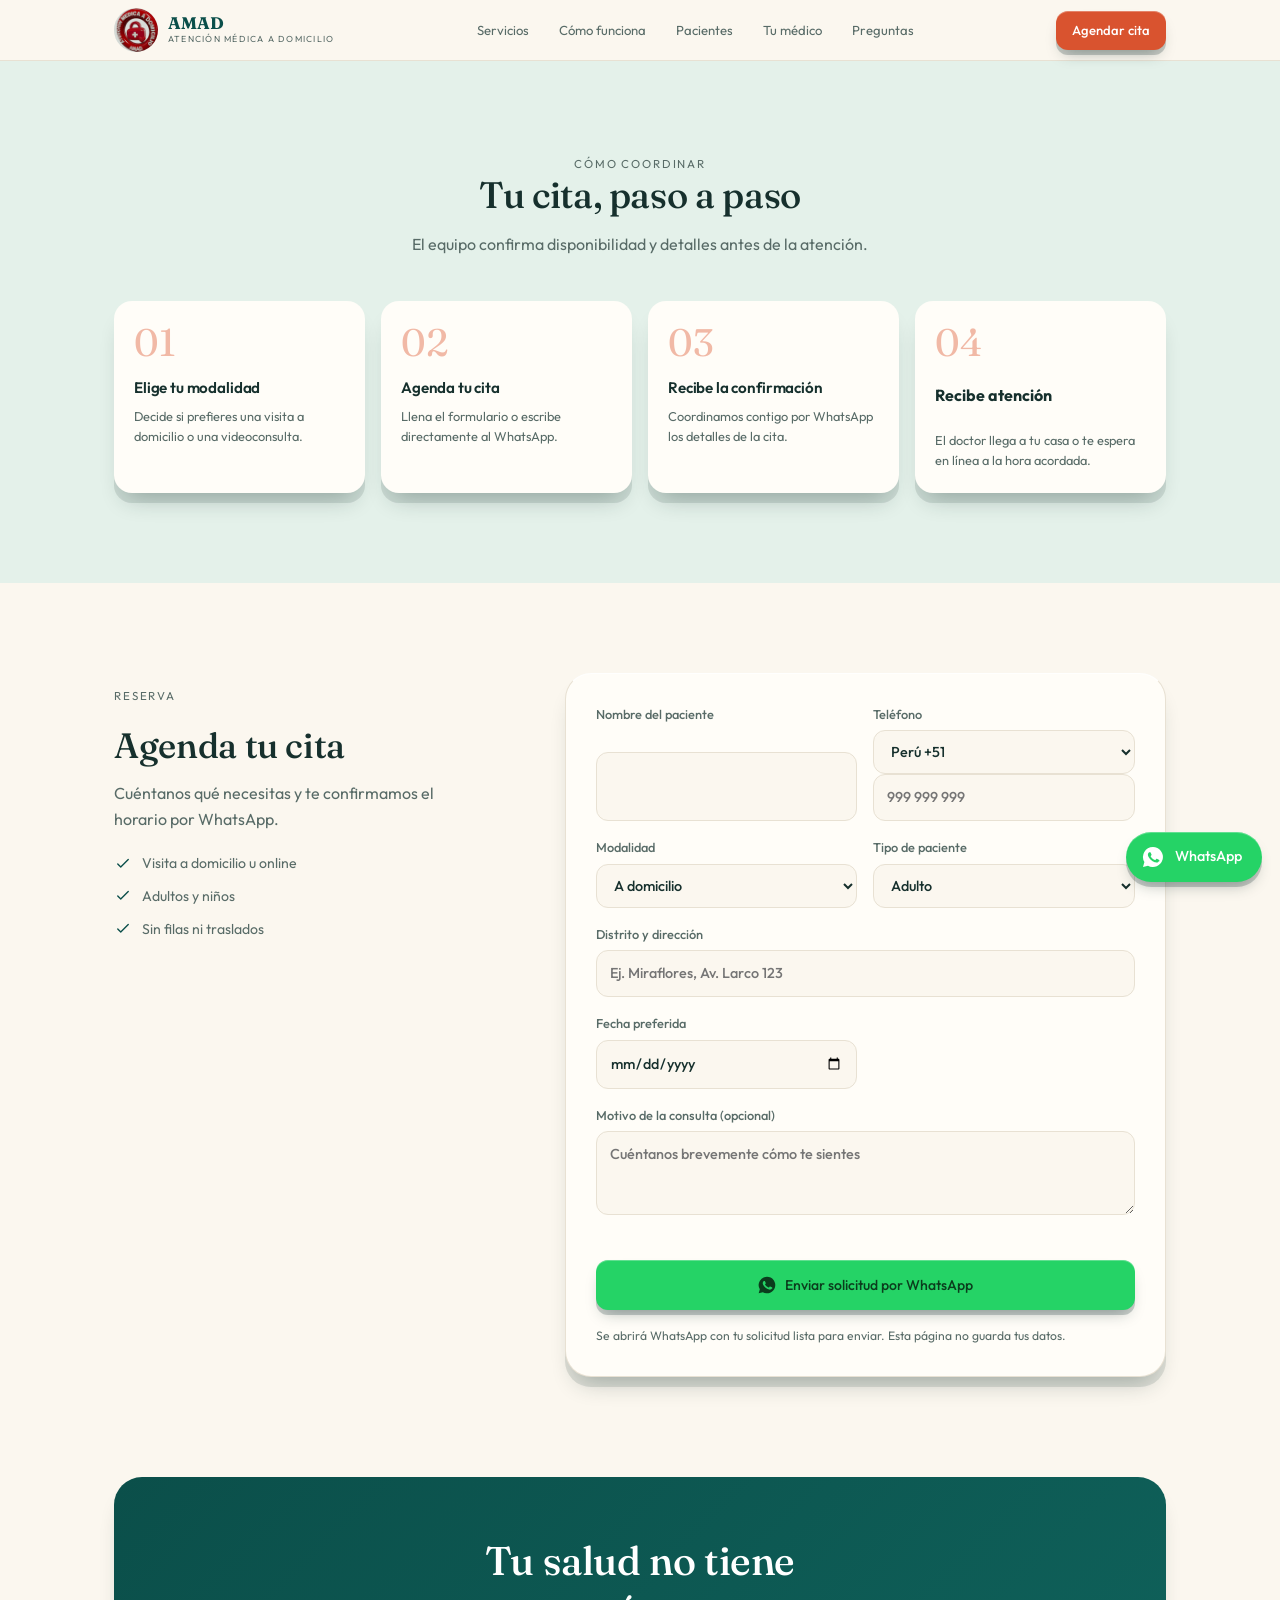
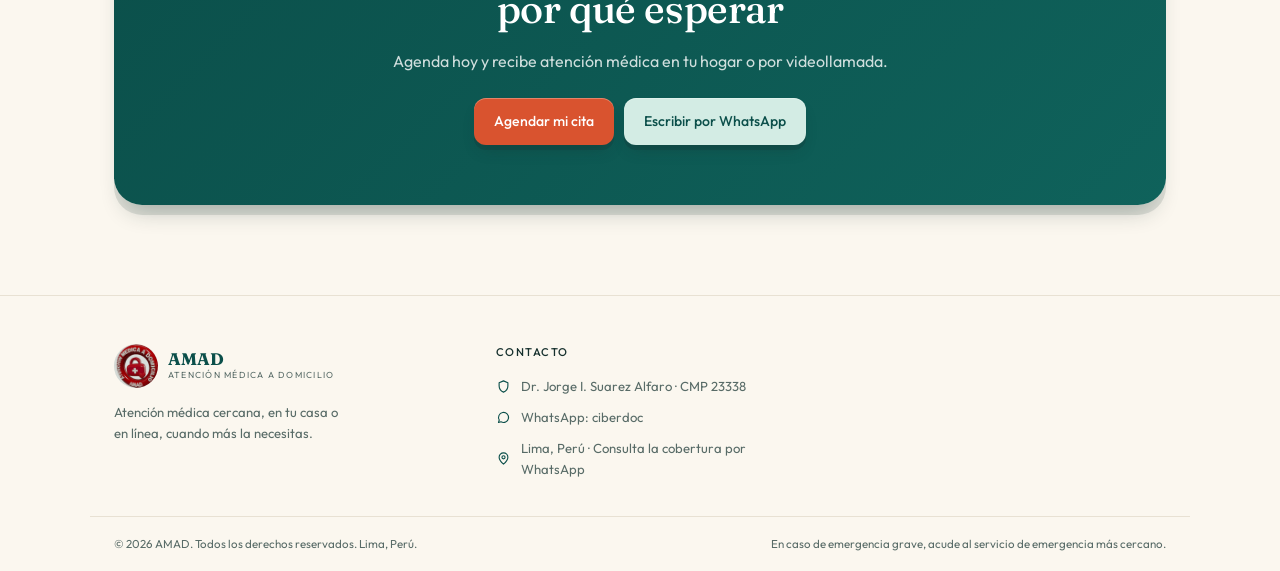
<file: cita.html>
<!DOCTYPE html>

<html lang="es-PE">
<head>
  <meta charset="utf-8">
  <meta name="viewport" content="width=device-width, initial-scale=1, viewport-fit=cover">

  <title>Médico a domicilio en Lima | Adultos y niños, también online – AMAD</title>
  <meta name="description" content="Médico colegiado (CMP 23338) que te atiende en casa en Lima o por videollamada. Sin seguro, sin filas. Agenda por WhatsApp.">

  
  <link rel="canonical" href="https://www.atencionmedica.online/">

  <!-- Indexación -->
  <meta name="robots" content="index, follow, max-image-preview:large, max-snippet:-1">

  <!-- Open Graph (WhatsApp, Facebook, LinkedIn) -->
  <meta property="og:type" content="website">
  <meta property="og:locale" content="es_PE">
  <meta property="og:site_name" content="AMAD · Atención médica a domicilio">
  <meta property="og:title" content="Médico a domicilio y consulta online en Lima | AMAD">
  <meta property="og:description" content="Atención médica a domicilio y por videollamada para adultos y niños en Lima. Agenda sin filas ni traslados.">
  <meta property="og:url" content="https://www.atencionmedica.online/">
  <meta property="og:image" content="og-image.jpg">
  <meta property="og:image:alt" content="AMAD · Atención médica a domicilio y online en Lima">

  
  
  
  
  <script type="application/ld+json">
  {
    "@context": "https://schema.org",
    "@graph": [
      {
        "@type": "MedicalBusiness",
        "@id": "https://www.atencionmedica.online/#negocio",
        "name": "AMAD · Atención médica a domicilio",
        "description": "Atención médica a domicilio y consulta online para adultos y niños en Lima, Perú.",
        "url": "https://www.atencionmedica.online/",
        "logo": "logo.png",
        "image": "og-image.jpg",
        "telephone": "+51992219206",
        "medicalSpecialty": "PrimaryCare",
        "address": {
          "@type": "PostalAddress",
          "addressLocality": "Lima",
          "addressCountry": "PE"
        },
        "areaServed": {
          "@type": "City",
          "name": "Lima"
        },
        "availableService": [
          {
            "@type": "MedicalProcedure",
            "name": "Consulta médica a domicilio"
          },
          {
            "@type": "MedicalProcedure",
            "name": "Consulta médica online por videollamada"
          }
        ],
        "founder": { "@id": "https://www.atencionmedica.online/#doctor" },
        "sameAs": [
          "https://wa.me/51992219206",
          "https://www.linkedin.com/in/doctorsuarez/",
          "https://go.ivoox.com/sq/340"
        ]
      },
      {
        "@type": "Person",
        "@id": "https://www.atencionmedica.online/#doctor",
        "name": "Jorge Isaac Suarez Alfaro",
        "alternateName": "Ciberdoc",
        "jobTitle": "Médico cirujano",
        "image": "doctor.jpg",
        "worksFor": { "@id": "https://www.atencionmedica.online/#negocio" },
        "identifier": {
          "@type": "PropertyValue",
          "name": "Colegio Médico del Perú (CMP)",
          "value": "23338"
        },
        "knowsAbout": ["Atención médica a domicilio", "Telemedicina", "Salud familiar", "Comunicación médica"]
      },
      {
        "@type": "FAQPage",
        "mainEntity": [
          {
            "@type": "Question",
            "name": "¿En qué zonas hacen visitas a domicilio?",
            "acceptedAnswer": {
              "@type": "Answer",
              "text": "Atendemos en Lima. Escríbenos por WhatsApp con tu distrito y confirmamos la cobertura."
            }
          },
          {
            "@type": "Question",
            "name": "¿A quiénes atiende el doctor?",
            "acceptedAnswer": {
              "@type": "Answer",
              "text": "Atiende a adultos y niños, tanto en visitas a domicilio como por consulta online."
            }
          },
          {
            "@type": "Question",
            "name": "¿Qué necesito para una consulta online?",
            "acceptedAnswer": {
              "@type": "Answer",
              "text": "Un celular o computadora con cámara, micrófono e internet estable. Te enviamos el enlace por WhatsApp."
            }
          },
          {
            "@type": "Question",
            "name": "¿Cómo puedo coordinar mi cita?",
            "acceptedAnswer": {
              "@type": "Answer",
              "text": "Completa el formulario de la página o escríbenos por WhatsApp. Te confirmamos día y hora."
            }
          },
          {
            "@type": "Question",
            "name": "¿Atienden emergencias graves?",
            "acceptedAnswer": {
              "@type": "Answer",
              "text": "No. Ante una emergencia grave acude al servicio de emergencia más cercano o llama a los servicios de urgencia."
            }
          },
          {
            "@type": "Question",
            "name": "¿Puedo reprogramar o cancelar mi cita?",
            "acceptedAnswer": {
              "@type": "Answer",
              "text": "Sí. Avísanos por WhatsApp con anticipación y reprogramamos tu cita."
            }
          }
        ]
      }
    ]
  }
  </script>

  <link rel="icon" 
    href="AMAD.ico" 
    type="image/x-icon">
<link rel="preconnect" href="https://fonts.googleapis.com">
<link rel="preconnect" href="https://fonts.gstatic.com" crossorigin>
<link href="https://fonts.googleapis.com/css2?family=Fraunces:ital,opsz,wght@0,9..144,400;0,9..144,500;1,9..144,400&family=Outfit:wght@300;400;500;600&display=swap" rel="stylesheet">
<link rel="stylesheet" href="stylesmain.css">
</head>
<body>
  <header>
  <div class="wrap nav">
    <a class="brand" href="#top"><img class="logo" src="logo.gif" alt="Logo AMAD" width="44" height="44"><span><b>AMAD</b><small>Atención médica a domicilio</small></span></a>
    <nav class="menu" aria-label="Principal">
      <a href="servicios.html">Servicios</a><a href=#cita>Cómo funciona</a><a href="pacientes.html">Pacientes</a><a href="medico.html">Tu médico</a><a href="preguntas.html">Preguntas</a>
    </nav>
    <div class="nav-r"><a class="btn sm" href="#agendar">Agendar cita</a></div>
  </div>
</header>


<section class="steps-sec" id="como-funciona">
  <div class="wrap">
    <div class="sec-head"><p class="eyebrow">Cómo coordinar</p><h2>Tu cita, paso a paso</h2><p>El equipo confirma disponibilidad y detalles antes de la atención.</p></div>
    <ol class="steps">
      <li><div class="n">01</div><h3>Elige tu modalidad</h3><p>Decide si prefieres una visita a domicilio o una videoconsulta.</p></li>
      <li><div class="n">02</div><h3>Agenda tu cita</h3><p>Llena el formulario o  escribe directamente al WhatsApp.</p></li>
      <li><div class="n">03</div><h3>Recibe la confirmación</h3><p>Coordinamos contigo por WhatsApp los detalles de la cita.</p></li>
      <li><div class="n">04</div><h4>Recibe atención</h3><p>El doctor llega a tu casa o te espera en línea a la hora acordada.</p></li>
    </ol>
  </div>
</section>







<section class="book" id="agendar">
  <div class="wrap book-grid">
    <div class="side">
      <p class="eyebrow" style="text-align:left">Reserva</p>
      <h2>Agenda tu cita</h2>
      <p>Cuéntanos qué necesitas y te confirmamos el horario por WhatsApp.</p>
      <ul>
        <li><svg viewBox="0 0 24 24"><path d="m5 12 4 4 10-10"/></svg>Visita a domicilio u online</li>
        <li><svg viewBox="0 0 24 24"><path d="m5 12 4 4 10-10"/></svg>Adultos y niños</li>
        <li><svg viewBox="0 0 24 24"><path d="m5 12 4 4 10-10"/></svg>Sin filas ni traslados</li>
      </ul>
    </div>
    <form class="f" id="bookForm" novalidate>
      <label>Nombre del paciente<input name="nombre" autocomplete="name" required></label>
      <label>Teléfono<span class="tel"><select id="cc" aria-label="Prefijo del país" autocomplete="tel-country-code"><option value="51" selected>Perú +51</option><option value="54">Argentina +54</option><option value="591">Bolivia +591</option><option value="55">Brasil +55</option><option value="1">Canadá +1</option><option value="56">Chile +56</option><option value="57">Colombia +57</option><option value="506">Costa Rica +506</option><option value="53">Cuba +53</option><option value="593">Ecuador +593</option><option value="503">El Salvador +503</option><option value="34">España +34</option><option value="1">Estados Unidos +1</option><option value="33">Francia +33</option><option value="49">Alemania +49</option><option value="502">Guatemala +502</option><option value="504">Honduras +504</option><option value="39">Italia +39</option><option value="52">México +52</option><option value="505">Nicaragua +505</option><option value="507">Panamá +507</option><option value="595">Paraguay +595</option><option value="1">Puerto Rico +1</option><option value="1">Rep. Dominicana +1</option><option value="44">Reino Unido +44</option><option value="598">Uruguay +598</option><option value="58">Venezuela +58</option></select><input id="t" type="tel" inputmode="tel" autocomplete="tel-national" placeholder="999 999 999" aria-label="Número de teléfono"></span></label>
      <label>Modalidad<select name="modalidad" id="modalidad"><option>A domicilio</option><option>Online</option></select></label>
      <label>Tipo de paciente<select name="tipo"><option>Adulto</option><option>Niño</option></select></label>
      <label class="full" id="distritoBox">Distrito y dirección<input name="direccion" id="direccion" placeholder="Ej. Miraflores, Av. Larco 123"></label>
      <label>Fecha preferida<input name="fecha" type="date" id="fecha" required></label>
      <label class="full">Motivo de la consulta (opcional)<textarea name="msg" placeholder="Cuéntanos brevemente cómo te sientes"></textarea></label>
      <p class="err full" id="err" role="alert"></p>
      <button class="btn full" type="submit"><svg viewBox="0 0 24 24"><path d="M12 2a10 10 0 0 0-8.600 15.100L2 22l5-1.300A10 10 0 1 0 12 2Zm5.800 14.200c-.2.700-1.300 1.300-1.800 1.300-.5.100-1 .2-3.300-.7-2.800-1.100-4.600-4-4.700-4.200-.1-.2-1.100-1.500-1.100-2.800s.7-2 1-2.300c.2-.3.500-.3.700-.3h.5c.2 0 .4 0 .6.500l.8 1.900c.1.200.1.300 0 .500l-.3.400-.4.400c-.1.100-.3.300-.1.600.2.300.8 1.300 1.700 2.100 1.200 1 2.100 1.300 2.400 1.500.3.100.5.100.6-.1l.9-1.100c.2-.2.400-.2.600-.1l1.900.9c.2.100.4.200.5.300.1.200.1.800-.1 1.400Z"/></svg>Enviar solicitud por WhatsApp</button>
      <p class="note full">Se abrirá WhatsApp con tu solicitud lista para enviar. Esta página no guarda tus datos.</p>
    </form>
  </div>
</section>

<section class="cta-band">
  <div class="wrap"><div class="band">
    <h2>Tu salud no tiene<br>por qué esperar</h2>
    <p>Agenda hoy y recibe atención médica en tu hogar o por videollamada.</p>
    <div class="cta"><a class="btn" href="#agendar">Agendar mi cita</a><a class="btn mint" href="https://wa.me/51992219206" target="_blank" rel="noopener">Escribir por WhatsApp</a></div>
  </div></div>
</section>
</main>

<footer>
  <div class="wrap foot">
    <div><a class="brand" href="#top"><img class="logo" src="logo.gif" alt="Logo AMAD" width="44" height="44"><span><b>AMAD</b><small>Atención médica a domicilio</small></span></a><p>Atención médica cercana, en tu casa o en línea, cuando más la necesitas.</p></div>
    
    <div><h4>Contacto</h4><ul>
      <li><svg viewBox="0 0 24 24"><path d="M12 3 5 6v5c0 4.500 3 8 7 10 4-2 7-5.500 7-10V6l-7-3Z"/></svg>Dr. Jorge I. Suarez Alfaro · CMP 23338</li>
      <li><svg viewBox="0 0 24 24"><path d="M4 20l1.200-4A8 8 0 1 1 8 18.800L4 20Z"/></svg><a href="https://wa.me/51992219206" target="_blank" rel="noopener">WhatsApp: ciberdoc</a></li>
      <li><svg viewBox="0 0 24 24"><path d="M12 21s-7-6-7-11a7 7 0 0 1 14 0c0 5-7 11-7 11Z"/><circle cx="12" cy="10" r="2.500"/></svg>Lima, Perú · Consulta la cobertura por WhatsApp</li></ul></div>
  <div></div>
  </div>



  <div class="wrap legal"><span>© 2026 AMAD. Todos los derechos reservados. Lima, Perú.</span><span>En caso de emergencia grave, acude al servicio de emergencia más cercano.</span></div>
</footer>

<a class="wa-fab" href="https://wa.me/51992219206?text=Hola%2C%20quisiera%20agendar%20una%20cita." target="_blank" rel="noopener" aria-label="Escribir por WhatsApp"><svg viewBox="0 0 24 24"><path d="M12 2a10 10 0 0 0-8.600 15.100L2 22l5-1.300A10 10 0 1 0 12 2Zm5.800 14.200c-.2.700-1.300 1.300-1.800 1.300-.5.100-1 .2-3.300-.7-2.800-1.100-4.600-4-4.700-4.200-.1-.2-1.100-1.500-1.100-2.800s.7-2 1-2.300c.2-.3.500-.3.700-.3h.5c.2 0 .4 0 .6.500l.8 1.900c.1.200.1.300 0 .500l-.3.400-.4.400c-.1.100-.3.300-.1.600.2.300.8 1.300 1.700 2.100 1.200 1 2.100 1.300 2.400 1.500.3.100.5.100.6-.1l.9-1.100c.2-.2.400-.2.600-.1l1.900.9c.2.100.4.200.5.300.1.200.1.800-.1 1.400Z"/></svg><span>WhatsApp</span></a>

<script>
(function(){
  var f=document.getElementById('bookForm'),err=document.getElementById('err'),
      mod=document.getElementById('modalidad'),box=document.getElementById('distritoBox'),d=document.getElementById('fecha');
  var t=new Date();d.min=t.getFullYear()+'-'+String(t.getMonth()+1).padStart(2,'0')+'-'+String(t.getDate()).padStart(2,'0');
  function toggle(){box.style.display=mod.value==='Online'?'none':'grid'}
  mod.addEventListener('change',toggle);toggle();
  document.querySelectorAll('[data-mod]').forEach(function(a){a.addEventListener('click',function(){mod.value=a.dataset.mod;toggle()})});
  f.addEventListener('submit',function(e){
    e.preventDefault();
    var v=Object.fromEntries(new FormData(f).entries());
    if(!v.nombre.trim()||v.tel.replace(/\D/g,'').length<8||!v.fecha){err.textContent='Completa el nombre, un teléfono válido y la fecha preferida.';return}
    if(v.modalidad==='A domicilio'&&!(v.direccion||'').trim()){err.textContent='Indica tu distrito y dirección para la visita a domicilio.';return}
    err.textContent='';
    var fecha=new Date(v.fecha+'T12:00:00').toLocaleDateString('es-PE',{weekday:'long',day:'numeric',month:'long'});
    var rows=[['Paciente',v.nombre],['Teléfono',v.tel],['Tipo',v.tipo],['Modalidad',v.modalidad]];
    if(v.modalidad==='A domicilio')rows.push(['Dirección',v.direccion]);
    rows.push(['Fecha preferida',fecha]);
    var m='Hola, quisiera agendar una cita.%0A%0A'+rows.map(function(x){return '*'+x[0]+':* '+encodeURIComponent(x[1])}).join('%0A')+(v.msg.trim()?'%0A%0A'+encodeURIComponent(v.msg.trim()):'');
    window.open('https://wa.me/51992219206?text='+m,'_blank','noopener');
  });
})();
</script>
</body>
</html>
</file>
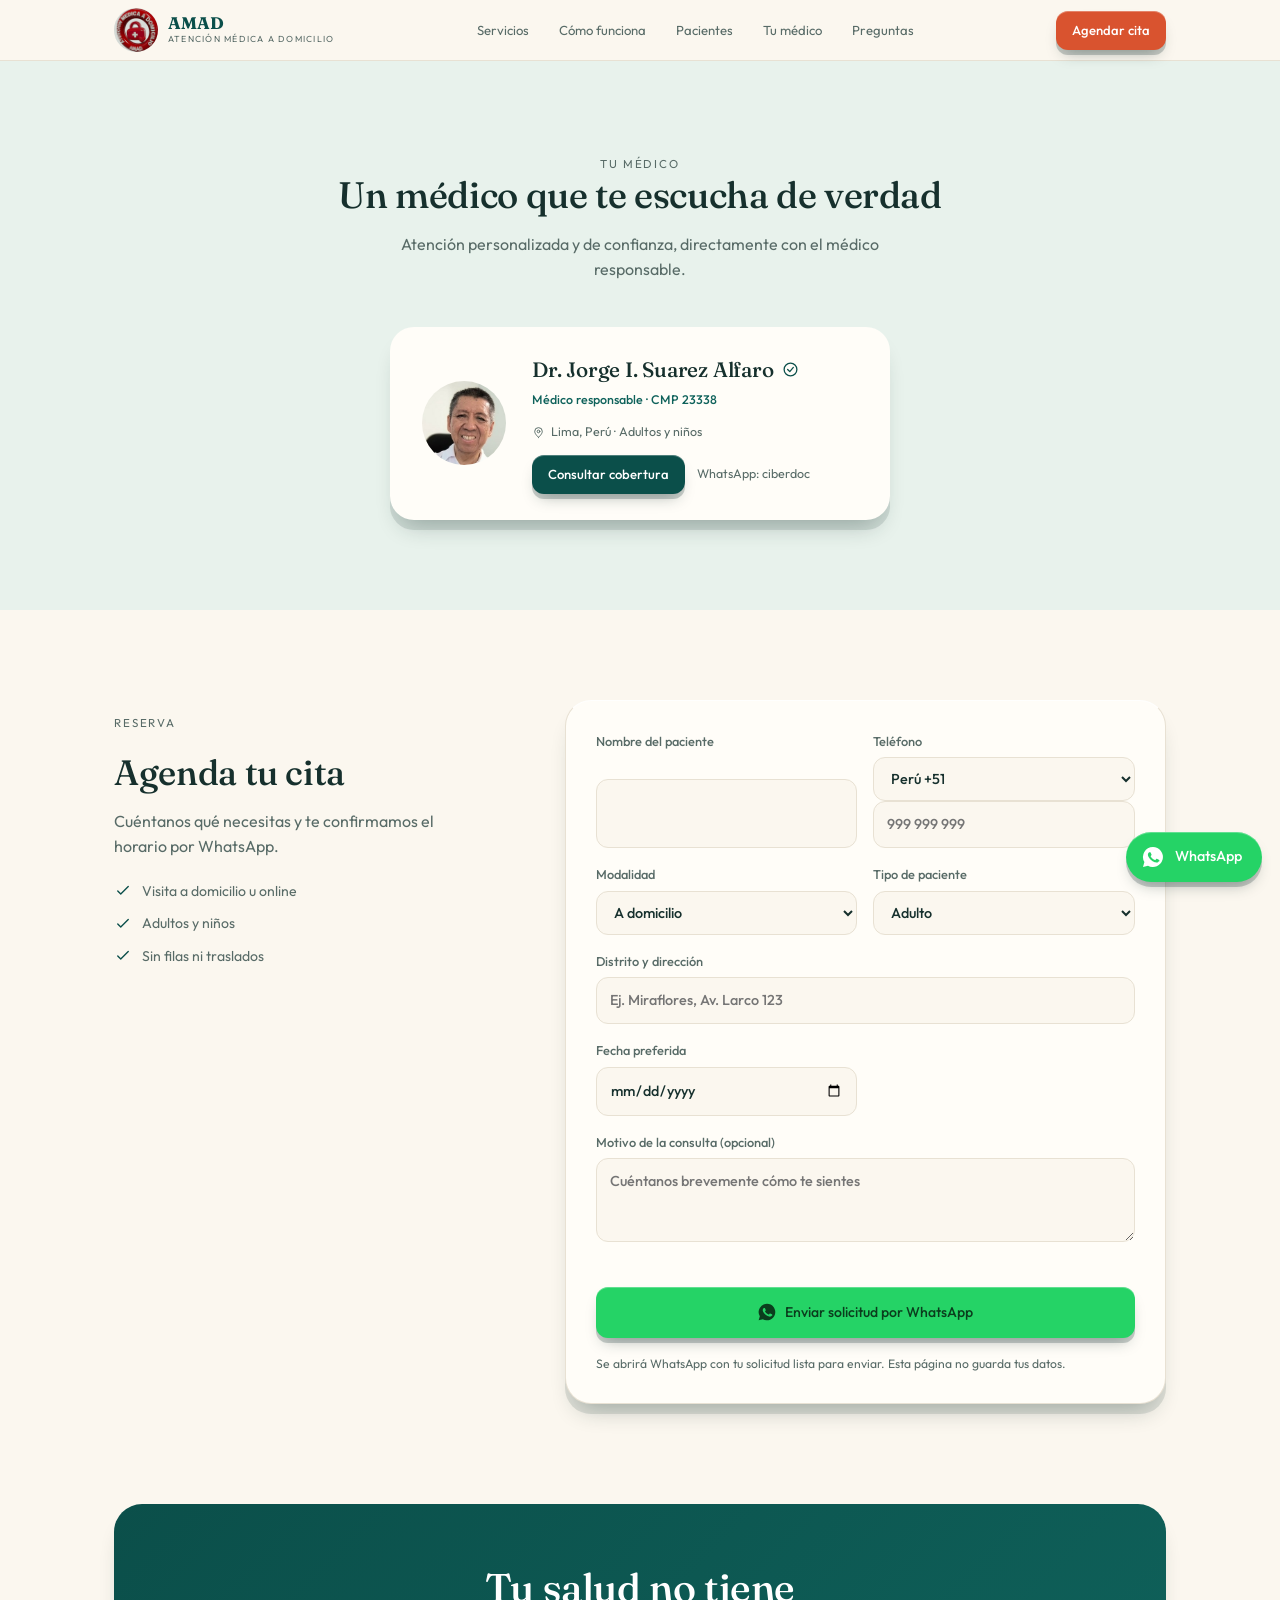
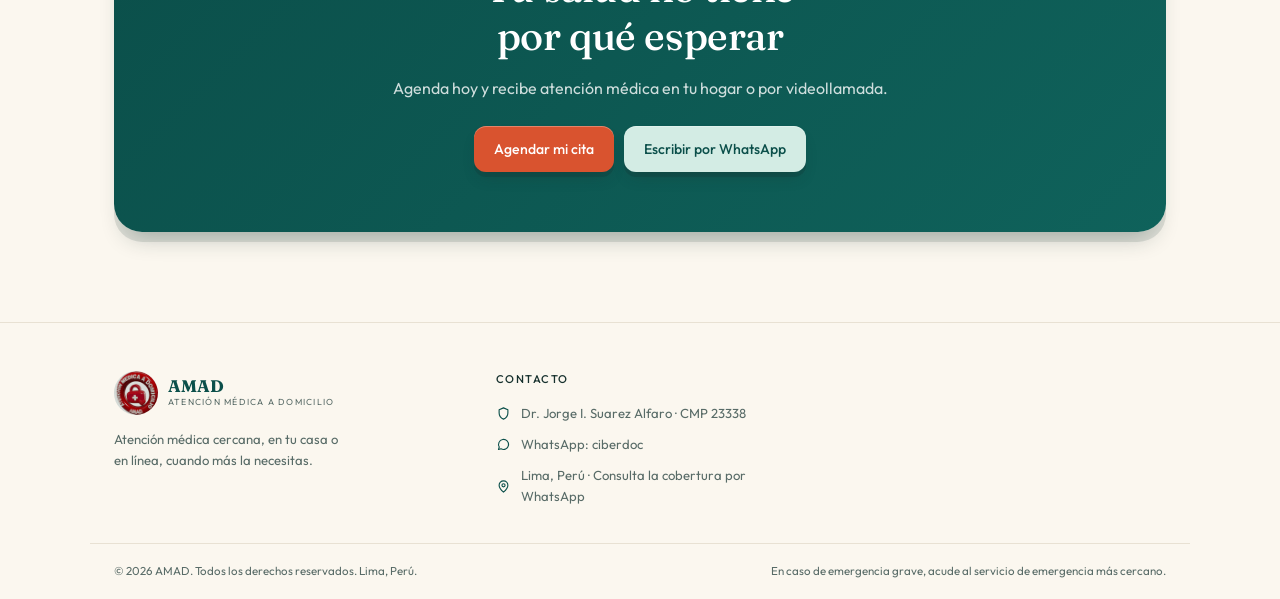
<file: medico.html>
<!DOCTYPE html>

<html lang="es-PE">
<head>
  <meta charset="utf-8">
  <meta name="viewport" content="width=device-width, initial-scale=1, viewport-fit=cover">

  <title>Dr. Jorge Isaac Suarez Alfaro</title>
  <meta name="description" content="Médico colegiado (CMP 23338) que te atiende en casa en Lima o por videollamada. Sin seguro, sin filas. Agenda por WhatsApp.">

  
  <link rel="canonical" href="https://www.atencionmedica.online/">

  <!-- Indexación -->
  <meta name="robots" content="index, follow, max-image-preview:large, max-snippet:-1">

  <!-- Open Graph (WhatsApp, Facebook, LinkedIn) -->
  <meta property="og:type" content="website">
  <meta property="og:locale" content="es_PE">
  <meta property="og:site_name" content="AMAD · Atención médica a domicilio">
  <meta property="og:title" content="Médico a domicilio y consulta online en Lima | AMAD">
  <meta property="og:description" content="Atención médica a domicilio y por videollamada para adultos y niños en Lima. Agenda sin filas ni traslados.">
  <meta property="og:url" content="https://www.atencionmedica.online/">
  <meta property="og:image" content="og-image.jpg">
  <meta property="og:image:alt" content="AMAD · Atención médica a domicilio y online en Lima">

  
  
  
  
  <script type="application/ld+json">
  {
    "@context": "https://schema.org",
    "@graph": [
      {
        "@type": "MedicalBusiness",
        "@id": "https://www.atencionmedica.online/#negocio",
        "name": "AMAD · Atención médica a domicilio",
        "description": "Atención médica a domicilio y consulta online para adultos y niños en Lima, Perú.",
        "url": "https://www.atencionmedica.online/",
        "logo": "logo.png",
        "image": "og-image.jpg",
        "telephone": "+51992219206",
        "medicalSpecialty": "PrimaryCare",
        "address": {
          "@type": "PostalAddress",
          "addressLocality": "Lima",
          "addressCountry": "PE"
        },
        "areaServed": {
          "@type": "City",
          "name": "Lima"
        },
        "availableService": [
          {
            "@type": "MedicalProcedure",
            "name": "Consulta médica a domicilio"
          },
          {
            "@type": "MedicalProcedure",
            "name": "Consulta médica online por videollamada"
          }
        ],
        "founder": { "@id": "https://www.atencionmedica.online/#doctor" },
        "sameAs": [
          "https://wa.me/51992219206",
          "https://www.linkedin.com/in/doctorsuarez/",
          "https://go.ivoox.com/sq/340"
        ]
      },
      {
        "@type": "Person",
        "@id": "https://www.atencionmedica.online/#doctor",
        "name": "Jorge Isaac Suarez Alfaro",
        "alternateName": "Ciberdoc",
        "jobTitle": "Médico cirujano",
        "image": "doctor.jpg",
        "worksFor": { "@id": "https://www.atencionmedica.online/#negocio" },
        "identifier": {
          "@type": "PropertyValue",
          "name": "Colegio Médico del Perú (CMP)",
          "value": "23338"
        },
        "knowsAbout": ["Atención médica a domicilio", "Telemedicina", "Salud familiar", "Comunicación médica"]
      },
      {
        "@type": "FAQPage",
        "mainEntity": [
          {
            "@type": "Question",
            "name": "¿En qué zonas hacen visitas a domicilio?",
            "acceptedAnswer": {
              "@type": "Answer",
              "text": "Atendemos en Lima. Escríbenos por WhatsApp con tu distrito y confirmamos la cobertura."
            }
          },
          {
            "@type": "Question",
            "name": "¿A quiénes atiende el doctor?",
            "acceptedAnswer": {
              "@type": "Answer",
              "text": "Atiende a adultos y niños, tanto en visitas a domicilio como por consulta online."
            }
          },
          {
            "@type": "Question",
            "name": "¿Qué necesito para una consulta online?",
            "acceptedAnswer": {
              "@type": "Answer",
              "text": "Un celular o computadora con cámara, micrófono e internet estable. Te enviamos el enlace por WhatsApp."
            }
          },
          {
            "@type": "Question",
            "name": "¿Cómo puedo coordinar mi cita?",
            "acceptedAnswer": {
              "@type": "Answer",
              "text": "Completa el formulario de la página o escríbenos por WhatsApp. Te confirmamos día y hora."
            }
          },
          {
            "@type": "Question",
            "name": "¿Atienden emergencias graves?",
            "acceptedAnswer": {
              "@type": "Answer",
              "text": "No. Ante una emergencia grave acude al servicio de emergencia más cercano o llama a los servicios de urgencia."
            }
          },
          {
            "@type": "Question",
            "name": "¿Puedo reprogramar o cancelar mi cita?",
            "acceptedAnswer": {
              "@type": "Answer",
              "text": "Sí. Avísanos por WhatsApp con anticipación y reprogramamos tu cita."
            }
          }
        ]
      }
    ]
  }
  </script>

  <link rel="icon" 
    href="AMAD.ico" 
    type="image/x-icon">
<link rel="preconnect" href="https://fonts.googleapis.com">
<link rel="preconnect" href="https://fonts.gstatic.com" crossorigin>
<link href="https://fonts.googleapis.com/css2?family=Fraunces:ital,opsz,wght@0,9..144,400;0,9..144,500;1,9..144,400&family=Outfit:wght@300;400;500;600&display=swap" rel="stylesheet">
<link rel="stylesheet" href="stylesmain.css">
</head>
<body>
  <header>
  <div class="wrap nav">
    <a class="brand" href="#top"><img class="logo" src="logo.gif" alt="Logo AMAD" width="44" height="44"><span><b>AMAD</b><small>Atención médica a domicilio</small></span></a>
    <nav class="menu" aria-label="Principal">
      <a href="servicios.html">Servicios</a><a href="cita.html">Cómo funciona</a><a href="pacientes.html">Pacientes</a><a href=#medico">Tu médico</a><a href="preguntas.html">Preguntas</a>
    </nav>
    <div class="nav-r"><a class="btn sm" href="#agendar">Agendar cita</a></div>
  </div>
</header>

<main id="top">

<section class="doctor" id="medico">
  <div class="wrap">
    <div class="sec-head"><p class="eyebrow">Tu médico</p><h2>Un médico que te escucha de verdad</h2><p>Atención personalizada y de confianza, directamente con el médico responsable.</p></div>
    <div class="dcard">
      <img src="doctor.jpg" alt="Dr. Jorge Isaac Suarez Alfaro" width="84" height="84">
      <div><h3><a href="https://www.linkedin.com/in/doctorsuarez/">Dr. Jorge I. Suarez Alfaro</a> <svg viewBox="0 0 24 24"><circle cx="12" cy="12" r="9"/><path d="m8 12 3 3 5-6"/></svg></h3>
        <p class="role">Médico responsable · CMP 23338</p>
        <p class="meta"><svg viewBox="0 0 24 24"><path d="M12 21s-7-6-7-11a7 7 0 0 1 14 0c0 5-7 11-7 11Z"/><circle cx="12" cy="10" r="2.500"/></svg>Lima, Perú · Adultos y niños</p>
        <div class="row"><a class="btn dark sm" href="https://wa.me/51992219206?text=Hola%2C%20quisiera%20consultar%20la%20cobertura." target="_blank" rel="noopener">Consultar cobertura</a><span>WhatsApp: ciberdoc</span></div></div>
    </div>
  </div>
</section>



<section class="book" id="agendar">
  <div class="wrap book-grid">
    <div class="side">
      <p class="eyebrow" style="text-align:left">Reserva</p>
      <h2>Agenda tu cita</h2>
      <p>Cuéntanos qué necesitas y te confirmamos el horario por WhatsApp.</p>
      <ul>
        <li><svg viewBox="0 0 24 24"><path d="m5 12 4 4 10-10"/></svg>Visita a domicilio u online</li>
        <li><svg viewBox="0 0 24 24"><path d="m5 12 4 4 10-10"/></svg>Adultos y niños</li>
        <li><svg viewBox="0 0 24 24"><path d="m5 12 4 4 10-10"/></svg>Sin filas ni traslados</li>
      </ul>
    </div>
    <form class="f" id="bookForm" novalidate>
      <label>Nombre del paciente<input name="nombre" autocomplete="name" required></label>
      <label>Teléfono<span class="tel"><select id="cc" aria-label="Prefijo del país" autocomplete="tel-country-code"><option value="51" selected>Perú +51</option><option value="54">Argentina +54</option><option value="591">Bolivia +591</option><option value="55">Brasil +55</option><option value="1">Canadá +1</option><option value="56">Chile +56</option><option value="57">Colombia +57</option><option value="506">Costa Rica +506</option><option value="53">Cuba +53</option><option value="593">Ecuador +593</option><option value="503">El Salvador +503</option><option value="34">España +34</option><option value="1">Estados Unidos +1</option><option value="33">Francia +33</option><option value="49">Alemania +49</option><option value="502">Guatemala +502</option><option value="504">Honduras +504</option><option value="39">Italia +39</option><option value="52">México +52</option><option value="505">Nicaragua +505</option><option value="507">Panamá +507</option><option value="595">Paraguay +595</option><option value="1">Puerto Rico +1</option><option value="1">Rep. Dominicana +1</option><option value="44">Reino Unido +44</option><option value="598">Uruguay +598</option><option value="58">Venezuela +58</option></select><input id="t" type="tel" inputmode="tel" autocomplete="tel-national" placeholder="999 999 999" aria-label="Número de teléfono"></span></label>
      <label>Modalidad<select name="modalidad" id="modalidad"><option>A domicilio</option><option>Online</option></select></label>
      <label>Tipo de paciente<select name="tipo"><option>Adulto</option><option>Niño</option></select></label>
      <label class="full" id="distritoBox">Distrito y dirección<input name="direccion" id="direccion" placeholder="Ej. Miraflores, Av. Larco 123"></label>
      <label>Fecha preferida<input name="fecha" type="date" id="fecha" required></label>
      <label class="full">Motivo de la consulta (opcional)<textarea name="msg" placeholder="Cuéntanos brevemente cómo te sientes"></textarea></label>
      <p class="err full" id="err" role="alert"></p>
      <button class="btn full" type="submit"><svg viewBox="0 0 24 24"><path d="M12 2a10 10 0 0 0-8.600 15.100L2 22l5-1.300A10 10 0 1 0 12 2Zm5.800 14.200c-.2.700-1.300 1.300-1.800 1.300-.5.100-1 .2-3.300-.7-2.800-1.100-4.600-4-4.700-4.200-.1-.2-1.100-1.500-1.100-2.800s.7-2 1-2.300c.2-.3.500-.3.700-.3h.5c.2 0 .4 0 .6.500l.8 1.900c.1.200.1.300 0 .500l-.3.400-.4.400c-.1.100-.3.300-.1.600.2.300.8 1.300 1.700 2.100 1.200 1 2.100 1.300 2.400 1.500.3.100.5.100.6-.1l.9-1.100c.2-.2.400-.2.600-.1l1.900.9c.2.100.4.200.5.300.1.200.1.800-.1 1.400Z"/></svg>Enviar solicitud por WhatsApp</button>
      <p class="note full">Se abrirá WhatsApp con tu solicitud lista para enviar. Esta página no guarda tus datos.</p>
    </form>
  </div>
</section>

<section class="cta-band">
  <div class="wrap"><div class="band">
    <h2>Tu salud no tiene<br>por qué esperar</h2>
    <p>Agenda hoy y recibe atención médica en tu hogar o por videollamada.</p>
    <div class="cta"><a class="btn" href="#agendar">Agendar mi cita</a><a class="btn mint" href="https://wa.me/51992219206" target="_blank" rel="noopener">Escribir por WhatsApp</a></div>
  </div></div>
</section>
</main>

<footer>
  <div class="wrap foot">
    <div><a class="brand" href="#top"><img class="logo" src="logo.gif" alt="Logo AMAD" width="44" height="44"><span><b>AMAD</b><small>Atención médica a domicilio</small></span></a><p>Atención médica cercana, en tu casa o en línea, cuando más la necesitas.</p></div>
    
    <div><h4>Contacto</h4><ul>
      <li><svg viewBox="0 0 24 24"><path d="M12 3 5 6v5c0 4.500 3 8 7 10 4-2 7-5.500 7-10V6l-7-3Z"/></svg>Dr. Jorge I. Suarez Alfaro · CMP 23338</li>
      <li><svg viewBox="0 0 24 24"><path d="M4 20l1.200-4A8 8 0 1 1 8 18.800L4 20Z"/></svg><a href="https://wa.me/51992219206" target="_blank" rel="noopener">WhatsApp: ciberdoc</a></li>
      <li><svg viewBox="0 0 24 24"><path d="M12 21s-7-6-7-11a7 7 0 0 1 14 0c0 5-7 11-7 11Z"/><circle cx="12" cy="10" r="2.500"/></svg>Lima, Perú · Consulta la cobertura por WhatsApp</li></ul></div>
  <div></div>
  </div>



  <div class="wrap legal"><span>© 2026 AMAD. Todos los derechos reservados. Lima, Perú.</span><span>En caso de emergencia grave, acude al servicio de emergencia más cercano.</span></div>
</footer>

<a class="wa-fab" href="https://wa.me/51992219206?text=Hola%2C%20quisiera%20agendar%20una%20cita." target="_blank" rel="noopener" aria-label="Escribir por WhatsApp"><svg viewBox="0 0 24 24"><path d="M12 2a10 10 0 0 0-8.600 15.100L2 22l5-1.300A10 10 0 1 0 12 2Zm5.800 14.200c-.2.700-1.300 1.300-1.800 1.300-.5.100-1 .2-3.300-.7-2.800-1.100-4.600-4-4.700-4.200-.1-.2-1.100-1.500-1.100-2.800s.7-2 1-2.300c.2-.3.500-.3.700-.3h.5c.2 0 .4 0 .6.500l.8 1.900c.1.200.1.300 0 .500l-.3.400-.4.400c-.1.100-.3.300-.1.600.2.300.8 1.300 1.700 2.100 1.200 1 2.100 1.300 2.400 1.500.3.100.5.100.6-.1l.9-1.100c.2-.2.400-.2.600-.1l1.900.9c.2.100.4.200.5.300.1.200.1.800-.1 1.400Z"/></svg><span>WhatsApp</span></a>

<script>
(function(){
  var f=document.getElementById('bookForm'),err=document.getElementById('err'),
      mod=document.getElementById('modalidad'),box=document.getElementById('distritoBox'),d=document.getElementById('fecha');
  var t=new Date();d.min=t.getFullYear()+'-'+String(t.getMonth()+1).padStart(2,'0')+'-'+String(t.getDate()).padStart(2,'0');
  function toggle(){box.style.display=mod.value==='Online'?'none':'grid'}
  mod.addEventListener('change',toggle);toggle();
  document.querySelectorAll('[data-mod]').forEach(function(a){a.addEventListener('click',function(){mod.value=a.dataset.mod;toggle()})});
  f.addEventListener('submit',function(e){
    e.preventDefault();
    var v=Object.fromEntries(new FormData(f).entries());
    if(!v.nombre.trim()||v.tel.replace(/\D/g,'').length<8||!v.fecha){err.textContent='Completa el nombre, un teléfono válido y la fecha preferida.';return}
    if(v.modalidad==='A domicilio'&&!(v.direccion||'').trim()){err.textContent='Indica tu distrito y dirección para la visita a domicilio.';return}
    err.textContent='';
    var fecha=new Date(v.fecha+'T12:00:00').toLocaleDateString('es-PE',{weekday:'long',day:'numeric',month:'long'});
    var rows=[['Paciente',v.nombre],['Teléfono',v.tel],['Tipo',v.tipo],['Modalidad',v.modalidad]];
    if(v.modalidad==='A domicilio')rows.push(['Dirección',v.direccion]);
    rows.push(['Fecha preferida',fecha]);
    var m='Hola, quisiera agendar una cita.%0A%0A'+rows.map(function(x){return '*'+x[0]+':* '+encodeURIComponent(x[1])}).join('%0A')+(v.msg.trim()?'%0A%0A'+encodeURIComponent(v.msg.trim()):'');
    window.open('https://wa.me/51992219206?text='+m,'_blank','noopener');
  });
})();
</script>
</body>
</html>
</file>
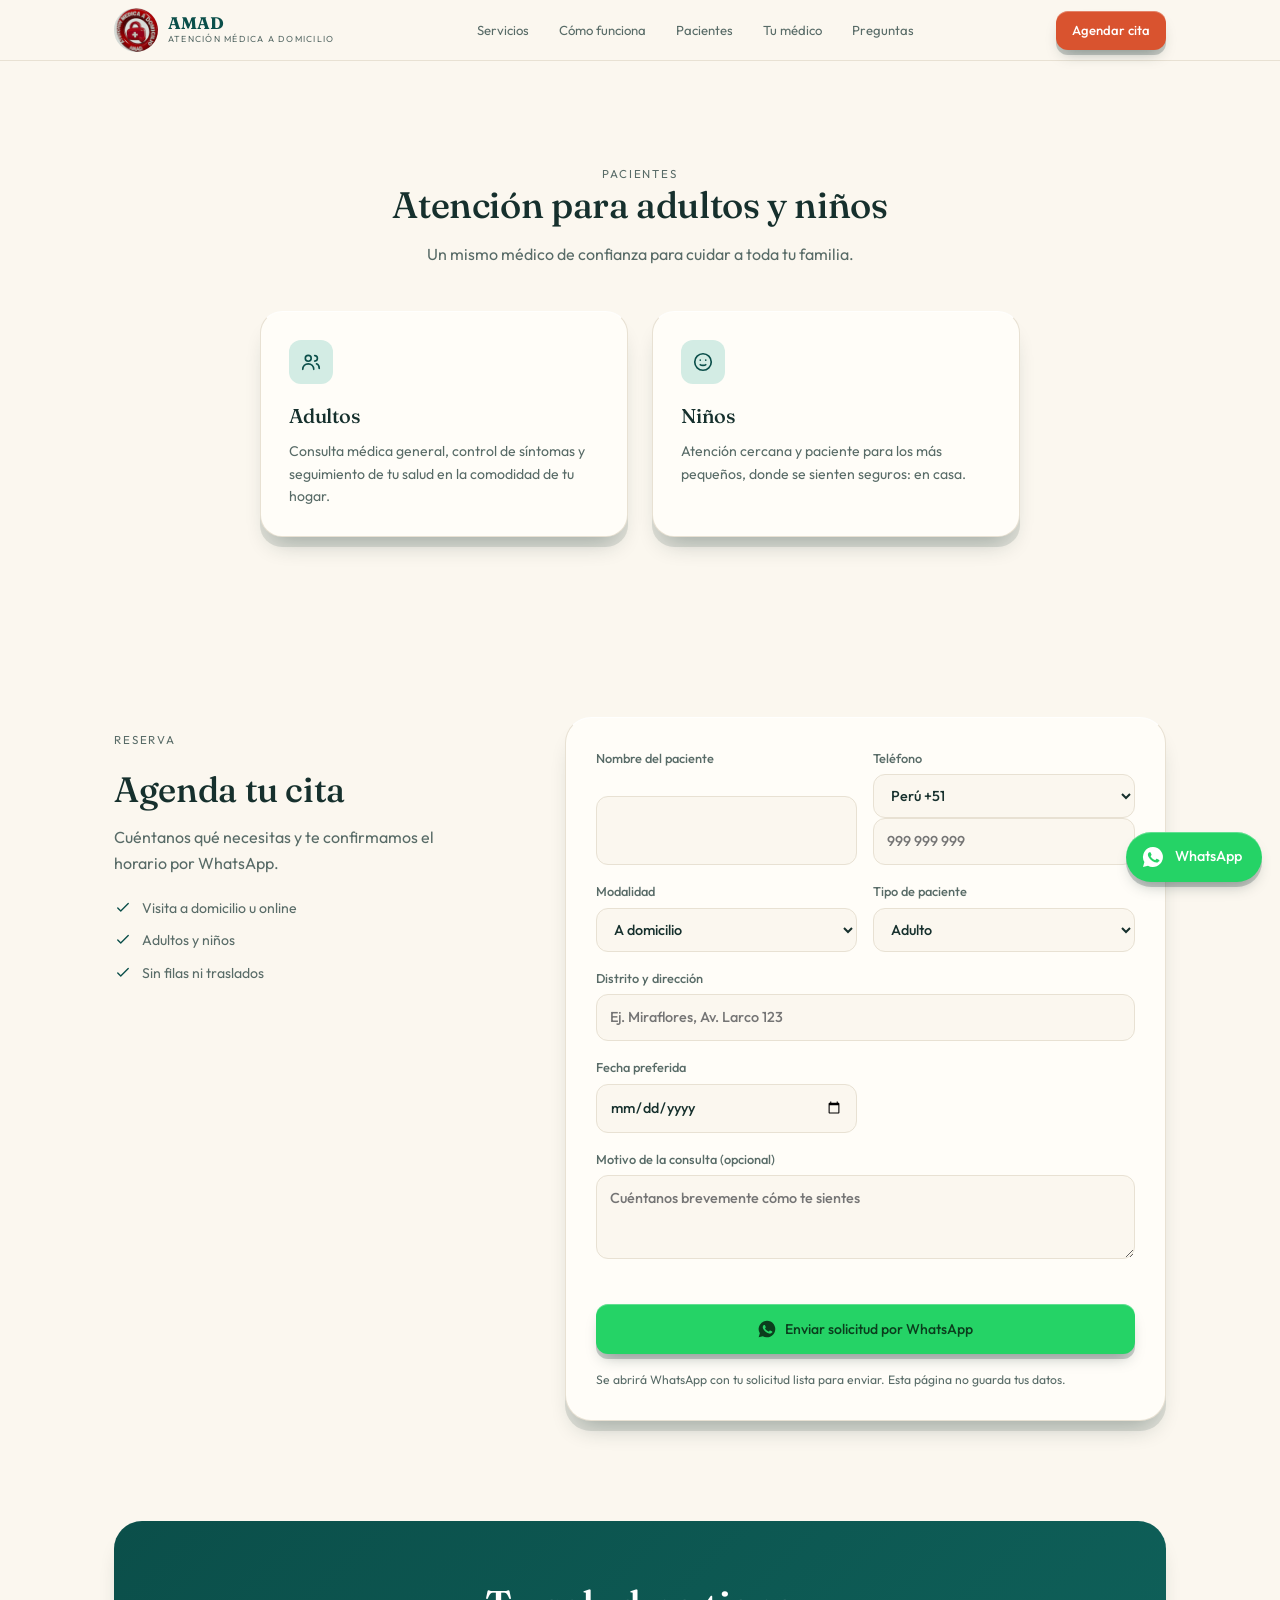
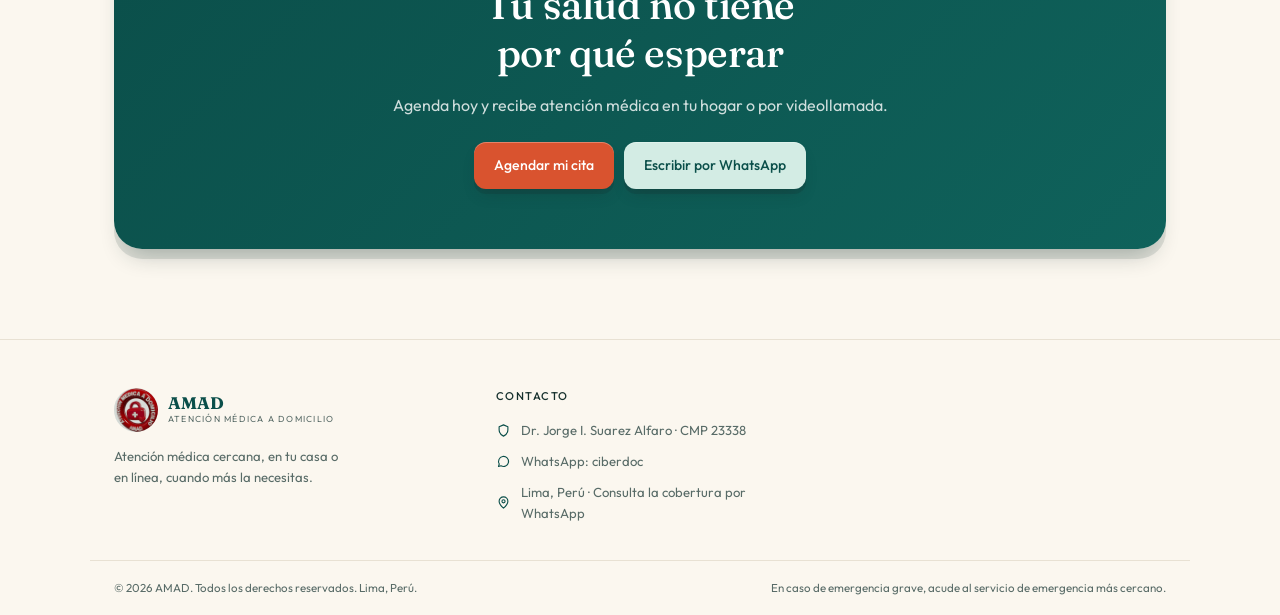
<file: pacientes.html>
<!DOCTYPE html>

<html lang="es-PE">
<head>
  <meta charset="utf-8">
  <meta name="viewport" content="width=device-width, initial-scale=1, viewport-fit=cover">

  <title>Información para pacientes – AMAD</title>
  <meta name="description" content="Médico colegiado (CMP 23338) que te atiende en casa en Lima o por videollamada. Sin seguro, sin filas. Agenda por WhatsApp.">

  
  <link rel="canonical" href="https://www.atencionmedica.online/">

  <!-- Indexación -->
  <meta name="robots" content="index, follow, max-image-preview:large, max-snippet:-1">

  <!-- Open Graph (WhatsApp, Facebook, LinkedIn) -->
  <meta property="og:type" content="website">
  <meta property="og:locale" content="es_PE">
  <meta property="og:site_name" content="AMAD · Atención médica a domicilio">
  <meta property="og:title" content="Médico a domicilio y consulta online en Lima | AMAD">
  <meta property="og:description" content="Atención médica a domicilio y por videollamada para adultos y niños en Lima. Agenda sin filas ni traslados.">
  <meta property="og:url" content="https://www.atencionmedica.online/">
  <meta property="og:image" content="og-image.jpg">
  <meta property="og:image:alt" content="AMAD · Atención médica a domicilio y online en Lima">

  
  
  
  
  <script type="application/ld+json">
  {
    "@context": "https://schema.org",
    "@graph": [
      {
        "@type": "MedicalBusiness",
        "@id": "https://www.atencionmedica.online/#negocio",
        "name": "AMAD · Atención médica a domicilio",
        "description": "Atención médica a domicilio y consulta online para adultos y niños en Lima, Perú.",
        "url": "https://www.atencionmedica.online/",
        "logo": "logo.png",
        "image": "og-image.jpg",
        "telephone": "+51992219206",
        "medicalSpecialty": "PrimaryCare",
        "address": {
          "@type": "PostalAddress",
          "addressLocality": "Lima",
          "addressCountry": "PE"
        },
        "areaServed": {
          "@type": "City",
          "name": "Lima"
        },
        "availableService": [
          {
            "@type": "MedicalProcedure",
            "name": "Consulta médica a domicilio"
          },
          {
            "@type": "MedicalProcedure",
            "name": "Consulta médica online por videollamada"
          }
        ],
        "founder": { "@id": "https://www.atencionmedica.online/#doctor" },
        "sameAs": [
          "https://wa.me/51992219206",
          "https://www.linkedin.com/in/doctorsuarez/",
          "https://go.ivoox.com/sq/340"
        ]
      },
      {
        "@type": "Person",
        "@id": "https://www.atencionmedica.online/#doctor",
        "name": "Jorge Isaac Suarez Alfaro",
        "alternateName": "Ciberdoc",
        "jobTitle": "Médico cirujano",
        "image": "doctor.jpg",
        "worksFor": { "@id": "https://www.atencionmedica.online/#negocio" },
        "identifier": {
          "@type": "PropertyValue",
          "name": "Colegio Médico del Perú (CMP)",
          "value": "23338"
        },
        "knowsAbout": ["Atención médica a domicilio", "Telemedicina", "Salud familiar", "Comunicación médica"]
      },
      {
        "@type": "FAQPage",
        "mainEntity": [
          {
            "@type": "Question",
            "name": "¿En qué zonas hacen visitas a domicilio?",
            "acceptedAnswer": {
              "@type": "Answer",
              "text": "Atendemos en Lima. Escríbenos por WhatsApp con tu distrito y confirmamos la cobertura."
            }
          },
          {
            "@type": "Question",
            "name": "¿A quiénes atiende el doctor?",
            "acceptedAnswer": {
              "@type": "Answer",
              "text": "Atiende a adultos y niños, tanto en visitas a domicilio como por consulta online."
            }
          },
          {
            "@type": "Question",
            "name": "¿Qué necesito para una consulta online?",
            "acceptedAnswer": {
              "@type": "Answer",
              "text": "Un celular o computadora con cámara, micrófono e internet estable. Te enviamos el enlace por WhatsApp."
            }
          },
          {
            "@type": "Question",
            "name": "¿Cómo puedo coordinar mi cita?",
            "acceptedAnswer": {
              "@type": "Answer",
              "text": "Completa el formulario de la página o escríbenos por WhatsApp. Te confirmamos día y hora."
            }
          },
          {
            "@type": "Question",
            "name": "¿Atienden emergencias graves?",
            "acceptedAnswer": {
              "@type": "Answer",
              "text": "No. Ante una emergencia grave acude al servicio de emergencia más cercano o llama a los servicios de urgencia."
            }
          },
          {
            "@type": "Question",
            "name": "¿Puedo reprogramar o cancelar mi cita?",
            "acceptedAnswer": {
              "@type": "Answer",
              "text": "Sí. Avísanos por WhatsApp con anticipación y reprogramamos tu cita."
            }
          }
        ]
      }
    ]
  }
  </script>

  <link rel="icon" 
    href="AMAD.ico" 
    type="image/x-icon">
<link rel="preconnect" href="https://fonts.googleapis.com">
<link rel="preconnect" href="https://fonts.gstatic.com" crossorigin>
<link href="https://fonts.googleapis.com/css2?family=Fraunces:ital,opsz,wght@0,9..144,400;0,9..144,500;1,9..144,400&family=Outfit:wght@300;400;500;600&display=swap" rel="stylesheet">
<link rel="stylesheet" href="stylesmain.css">
</head>
<body>
  <header>
  <div class="wrap nav">
    <a class="brand" href="#top"><img class="logo" src="logo.gif" alt="Logo AMAD" width="44" height="44"><span><b>AMAD</b><small>Atención médica a domicilio</small></span></a>
    <nav class="menu" aria-label="Principal">
      <a href="servicios.html">Servicios</a><a href="cita.html">Cómo funciona</a><a href=#pacientes">Pacientes</a><a href="medico.html">Tu médico</a><a href="preguntas.html">Preguntas</a>
    </nav>
    <div class="nav-r"><a class="btn sm" href="#agendar">Agendar cita</a></div>
  </div>
</header>

<main id="top">

<section class="patients" id="pacientes">
  <div class="wrap">
    <div class="sec-head"><p class="eyebrow">Pacientes</p><h2>Atención para adultos y niños</h2><p>Un mismo médico de confianza para cuidar a toda tu familia.</p></div>
    <div class="two">
      <article class="pcard"><div class="ic"><svg viewBox="0 0 24 24"><circle cx="9" cy="8" r="3.200"/><path d="M3 20c0-3.500 2.700-6 6-6s6 2.500 6 6M16 5a3 3 0 0 1 0 6M18 14c2 .7 3 2.600 3 5"/></svg></div><h3>Adultos</h3><p>Consulta médica general, control de síntomas y seguimiento de tu salud en la comodidad de tu hogar.</p></article>
      <article class="pcard"><div class="ic"><svg viewBox="0 0 24 24"><circle cx="12" cy="12" r="9"/><path d="M9 10h.01M15 10h.01M9 15c1 1 5 1 6 0"/></svg></div><h3>Niños</h3><p>Atención cercana y paciente para los más pequeños, donde se sienten seguros: en casa.</p></article>
    </div>
  </div>
</section>


<section class="book" id="agendar">
  <div class="wrap book-grid">
    <div class="side">
      <p class="eyebrow" style="text-align:left">Reserva</p>
      <h2>Agenda tu cita</h2>
      <p>Cuéntanos qué necesitas y te confirmamos el horario por WhatsApp.</p>
      <ul>
        <li><svg viewBox="0 0 24 24"><path d="m5 12 4 4 10-10"/></svg>Visita a domicilio u online</li>
        <li><svg viewBox="0 0 24 24"><path d="m5 12 4 4 10-10"/></svg>Adultos y niños</li>
        <li><svg viewBox="0 0 24 24"><path d="m5 12 4 4 10-10"/></svg>Sin filas ni traslados</li>
      </ul>
    </div>
    <form class="f" id="bookForm" novalidate>
      <label>Nombre del paciente<input name="nombre" autocomplete="name" required></label>
      <label>Teléfono<span class="tel"><select id="cc" aria-label="Prefijo del país" autocomplete="tel-country-code"><option value="51" selected>Perú +51</option><option value="54">Argentina +54</option><option value="591">Bolivia +591</option><option value="55">Brasil +55</option><option value="1">Canadá +1</option><option value="56">Chile +56</option><option value="57">Colombia +57</option><option value="506">Costa Rica +506</option><option value="53">Cuba +53</option><option value="593">Ecuador +593</option><option value="503">El Salvador +503</option><option value="34">España +34</option><option value="1">Estados Unidos +1</option><option value="33">Francia +33</option><option value="49">Alemania +49</option><option value="502">Guatemala +502</option><option value="504">Honduras +504</option><option value="39">Italia +39</option><option value="52">México +52</option><option value="505">Nicaragua +505</option><option value="507">Panamá +507</option><option value="595">Paraguay +595</option><option value="1">Puerto Rico +1</option><option value="1">Rep. Dominicana +1</option><option value="44">Reino Unido +44</option><option value="598">Uruguay +598</option><option value="58">Venezuela +58</option></select><input id="t" type="tel" inputmode="tel" autocomplete="tel-national" placeholder="999 999 999" aria-label="Número de teléfono"></span></label>
      <label>Modalidad<select name="modalidad" id="modalidad"><option>A domicilio</option><option>Online</option></select></label>
      <label>Tipo de paciente<select name="tipo"><option>Adulto</option><option>Niño</option></select></label>
      <label class="full" id="distritoBox">Distrito y dirección<input name="direccion" id="direccion" placeholder="Ej. Miraflores, Av. Larco 123"></label>
      <label>Fecha preferida<input name="fecha" type="date" id="fecha" required></label>
      <label class="full">Motivo de la consulta (opcional)<textarea name="msg" placeholder="Cuéntanos brevemente cómo te sientes"></textarea></label>
      <p class="err full" id="err" role="alert"></p>
      <button class="btn full" type="submit"><svg viewBox="0 0 24 24"><path d="M12 2a10 10 0 0 0-8.600 15.100L2 22l5-1.300A10 10 0 1 0 12 2Zm5.800 14.200c-.2.700-1.300 1.300-1.800 1.300-.5.100-1 .2-3.300-.7-2.800-1.100-4.600-4-4.700-4.200-.1-.2-1.100-1.500-1.100-2.800s.7-2 1-2.300c.2-.3.500-.3.700-.3h.5c.2 0 .4 0 .6.500l.8 1.900c.1.200.1.300 0 .500l-.3.400-.4.400c-.1.100-.3.300-.1.600.2.300.8 1.300 1.700 2.100 1.200 1 2.100 1.300 2.400 1.500.3.100.5.100.6-.1l.9-1.100c.2-.2.400-.2.600-.1l1.900.9c.2.100.4.200.5.300.1.200.1.800-.1 1.400Z"/></svg>Enviar solicitud por WhatsApp</button>
      <p class="note full">Se abrirá WhatsApp con tu solicitud lista para enviar. Esta página no guarda tus datos.</p>
    </form>
  </div>
</section>

<section class="cta-band">
  <div class="wrap"><div class="band">
    <h2>Tu salud no tiene<br>por qué esperar</h2>
    <p>Agenda hoy y recibe atención médica en tu hogar o por videollamada.</p>
    <div class="cta"><a class="btn" href="#agendar">Agendar mi cita</a><a class="btn mint" href="https://wa.me/51992219206" target="_blank" rel="noopener">Escribir por WhatsApp</a></div>
  </div></div>
</section>
</main>

<footer>
  <div class="wrap foot">
    <div><a class="brand" href="#top"><img class="logo" src="logo.gif" alt="Logo AMAD" width="44" height="44"><span><b>AMAD</b><small>Atención médica a domicilio</small></span></a><p>Atención médica cercana, en tu casa o en línea, cuando más la necesitas.</p></div>
    
    <div><h4>Contacto</h4><ul>
      <li><svg viewBox="0 0 24 24"><path d="M12 3 5 6v5c0 4.500 3 8 7 10 4-2 7-5.500 7-10V6l-7-3Z"/></svg>Dr. Jorge I. Suarez Alfaro · CMP 23338</li>
      <li><svg viewBox="0 0 24 24"><path d="M4 20l1.200-4A8 8 0 1 1 8 18.800L4 20Z"/></svg><a href="https://wa.me/51992219206" target="_blank" rel="noopener">WhatsApp: ciberdoc</a></li>
      <li><svg viewBox="0 0 24 24"><path d="M12 21s-7-6-7-11a7 7 0 0 1 14 0c0 5-7 11-7 11Z"/><circle cx="12" cy="10" r="2.500"/></svg>Lima, Perú · Consulta la cobertura por WhatsApp</li></ul></div>
  <div></div>
  </div>



  <div class="wrap legal"><span>© 2026 AMAD. Todos los derechos reservados. Lima, Perú.</span><span>En caso de emergencia grave, acude al servicio de emergencia más cercano.</span></div>
</footer>

<a class="wa-fab" href="https://wa.me/51992219206?text=Hola%2C%20quisiera%20agendar%20una%20cita." target="_blank" rel="noopener" aria-label="Escribir por WhatsApp"><svg viewBox="0 0 24 24"><path d="M12 2a10 10 0 0 0-8.600 15.100L2 22l5-1.300A10 10 0 1 0 12 2Zm5.800 14.200c-.2.700-1.300 1.300-1.800 1.300-.5.100-1 .2-3.300-.7-2.800-1.100-4.600-4-4.700-4.200-.1-.2-1.100-1.500-1.100-2.800s.7-2 1-2.300c.2-.3.500-.3.700-.3h.5c.2 0 .4 0 .6.500l.8 1.900c.1.200.1.300 0 .500l-.3.400-.4.400c-.1.100-.3.300-.1.600.2.300.8 1.300 1.700 2.100 1.200 1 2.100 1.300 2.400 1.500.3.100.5.100.6-.1l.9-1.100c.2-.2.400-.2.600-.1l1.900.9c.2.100.4.200.5.300.1.200.1.800-.1 1.400Z"/></svg><span>WhatsApp</span></a>

<script>
(function(){
  var f=document.getElementById('bookForm'),err=document.getElementById('err'),
      mod=document.getElementById('modalidad'),box=document.getElementById('distritoBox'),d=document.getElementById('fecha');
  var t=new Date();d.min=t.getFullYear()+'-'+String(t.getMonth()+1).padStart(2,'0')+'-'+String(t.getDate()).padStart(2,'0');
  function toggle(){box.style.display=mod.value==='Online'?'none':'grid'}
  mod.addEventListener('change',toggle);toggle();
  document.querySelectorAll('[data-mod]').forEach(function(a){a.addEventListener('click',function(){mod.value=a.dataset.mod;toggle()})});
  f.addEventListener('submit',function(e){
    e.preventDefault();
    var v=Object.fromEntries(new FormData(f).entries());
    if(!v.nombre.trim()||v.tel.replace(/\D/g,'').length<8||!v.fecha){err.textContent='Completa el nombre, un teléfono válido y la fecha preferida.';return}
    if(v.modalidad==='A domicilio'&&!(v.direccion||'').trim()){err.textContent='Indica tu distrito y dirección para la visita a domicilio.';return}
    err.textContent='';
    var fecha=new Date(v.fecha+'T12:00:00').toLocaleDateString('es-PE',{weekday:'long',day:'numeric',month:'long'});
    var rows=[['Paciente',v.nombre],['Teléfono',v.tel],['Tipo',v.tipo],['Modalidad',v.modalidad]];
    if(v.modalidad==='A domicilio')rows.push(['Dirección',v.direccion]);
    rows.push(['Fecha preferida',fecha]);
    var m='Hola, quisiera agendar una cita.%0A%0A'+rows.map(function(x){return '*'+x[0]+':* '+encodeURIComponent(x[1])}).join('%0A')+(v.msg.trim()?'%0A%0A'+encodeURIComponent(v.msg.trim()):'');
    window.open('https://wa.me/51992219206?text='+m,'_blank','noopener');
  });
})();
</script>
</body>
</html>
</file>
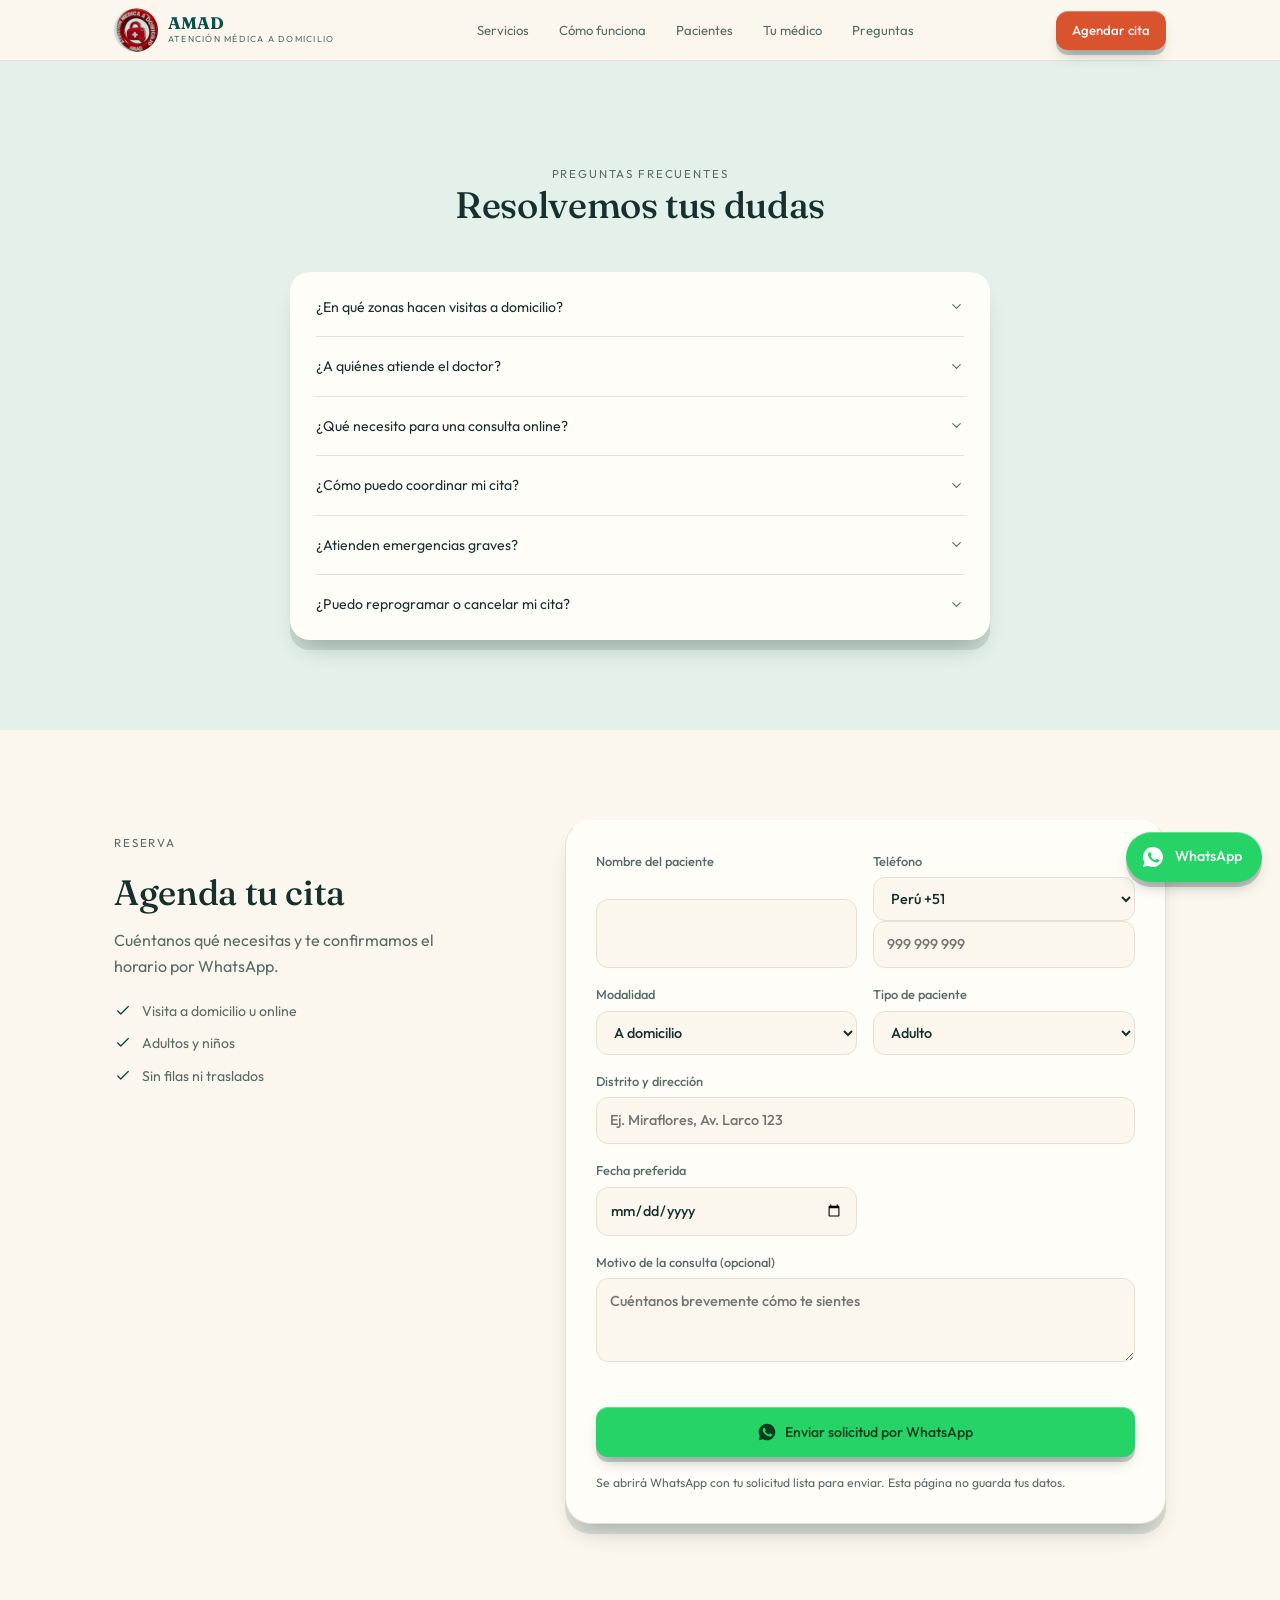
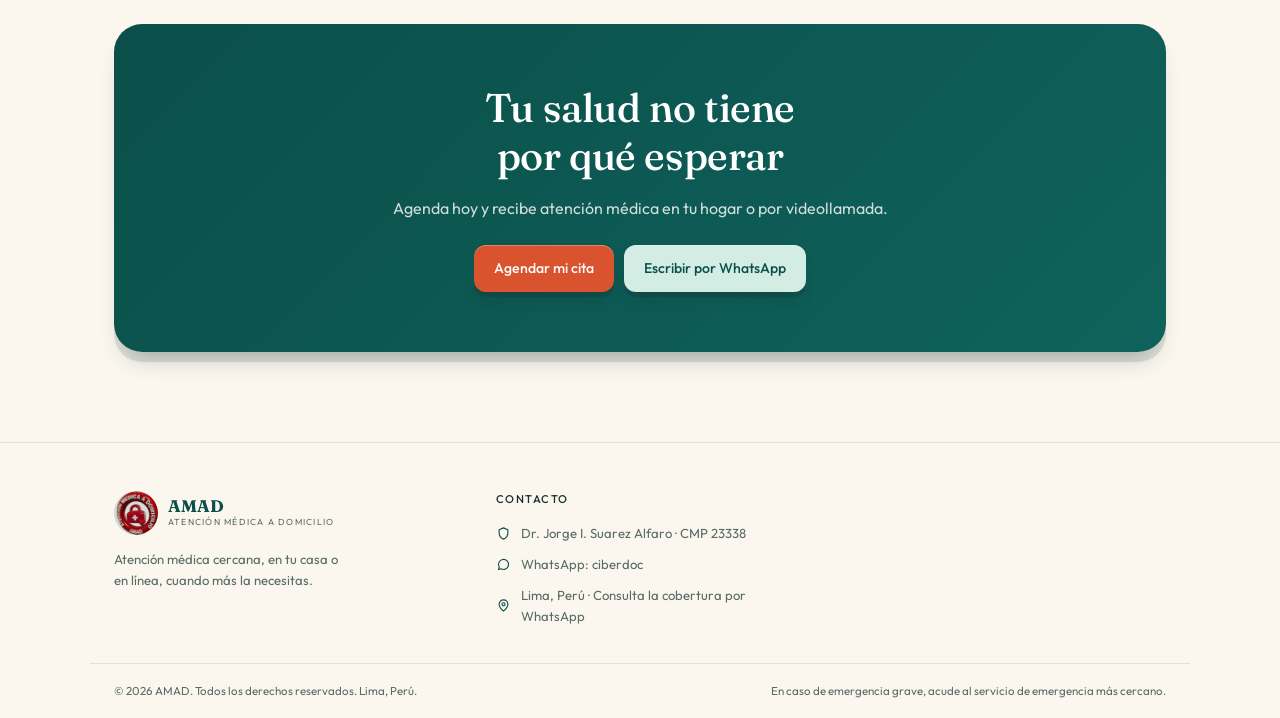
<file: preguntas.html>
<!DOCTYPE html>

<html lang="es-PE">
<head>
  <meta charset="utf-8">
  <meta name="viewport" content="width=device-width, initial-scale=1, viewport-fit=cover">

  <title>Preguntas frecuentes sobre la atención – AMAD</title>
  <meta name="description" content="Médico colegiado (CMP 23338) que te atiende en casa en Lima o por videollamada. Sin seguro, sin filas. Agenda por WhatsApp.">

  
  <link rel="canonical" href="https://www.atencionmedica.online/">

  <!-- Indexación -->
  <meta name="robots" content="index, follow, max-image-preview:large, max-snippet:-1">

  <!-- Open Graph (WhatsApp, Facebook, LinkedIn) -->
  <meta property="og:type" content="website">
  <meta property="og:locale" content="es_PE">
  <meta property="og:site_name" content="AMAD · Atención médica a domicilio">
  <meta property="og:title" content="Médico a domicilio y consulta online en Lima | AMAD">
  <meta property="og:description" content="Atención médica a domicilio y por videollamada para adultos y niños en Lima. Agenda sin filas ni traslados.">
  <meta property="og:url" content="https://www.atencionmedica.online/">
  <meta property="og:image" content="og-image.jpg">
  <meta property="og:image:alt" content="AMAD · Atención médica a domicilio y online en Lima">

  
  
  
  
  <script type="application/ld+json">
  {
    "@context": "https://schema.org",
    "@graph": [
      {
        "@type": "MedicalBusiness",
        "@id": "https://www.atencionmedica.online/#negocio",
        "name": "AMAD · Atención médica a domicilio",
        "description": "Atención médica a domicilio y consulta online para adultos y niños en Lima, Perú.",
        "url": "https://www.atencionmedica.online/",
        "logo": "logo.png",
        "image": "og-image.jpg",
        "telephone": "+51992219206",
        "medicalSpecialty": "PrimaryCare",
        "address": {
          "@type": "PostalAddress",
          "addressLocality": "Lima",
          "addressCountry": "PE"
        },
        "areaServed": {
          "@type": "City",
          "name": "Lima"
        },
        "availableService": [
          {
            "@type": "MedicalProcedure",
            "name": "Consulta médica a domicilio"
          },
          {
            "@type": "MedicalProcedure",
            "name": "Consulta médica online por videollamada"
          }
        ],
        "founder": { "@id": "https://www.atencionmedica.online/#doctor" },
        "sameAs": [
          "https://wa.me/51992219206",
          "https://www.linkedin.com/in/doctorsuarez/",
          "https://go.ivoox.com/sq/340"
        ]
      },
      {
        "@type": "Person",
        "@id": "https://www.atencionmedica.online/#doctor",
        "name": "Jorge Isaac Suarez Alfaro",
        "alternateName": "Ciberdoc",
        "jobTitle": "Médico cirujano",
        "image": "doctor.jpg",
        "worksFor": { "@id": "https://www.atencionmedica.online/#negocio" },
        "identifier": {
          "@type": "PropertyValue",
          "name": "Colegio Médico del Perú (CMP)",
          "value": "23338"
        },
        "knowsAbout": ["Atención médica a domicilio", "Telemedicina", "Salud familiar", "Comunicación médica"]
      },
      {
        "@type": "FAQPage",
        "mainEntity": [
          {
            "@type": "Question",
            "name": "¿En qué zonas hacen visitas a domicilio?",
            "acceptedAnswer": {
              "@type": "Answer",
              "text": "Atendemos en Lima. Escríbenos por WhatsApp con tu distrito y confirmamos la cobertura."
            }
          },
          {
            "@type": "Question",
            "name": "¿A quiénes atiende el doctor?",
            "acceptedAnswer": {
              "@type": "Answer",
              "text": "Atiende a adultos y niños, tanto en visitas a domicilio como por consulta online."
            }
          },
          {
            "@type": "Question",
            "name": "¿Qué necesito para una consulta online?",
            "acceptedAnswer": {
              "@type": "Answer",
              "text": "Un celular o computadora con cámara, micrófono e internet estable. Te enviamos el enlace por WhatsApp."
            }
          },
          {
            "@type": "Question",
            "name": "¿Cómo puedo coordinar mi cita?",
            "acceptedAnswer": {
              "@type": "Answer",
              "text": "Completa el formulario de la página o escríbenos por WhatsApp. Te confirmamos día y hora."
            }
          },
          {
            "@type": "Question",
            "name": "¿Atienden emergencias graves?",
            "acceptedAnswer": {
              "@type": "Answer",
              "text": "No. Ante una emergencia grave acude al servicio de emergencia más cercano o llama a los servicios de urgencia."
            }
          },
          {
            "@type": "Question",
            "name": "¿Puedo reprogramar o cancelar mi cita?",
            "acceptedAnswer": {
              "@type": "Answer",
              "text": "Sí. Avísanos por WhatsApp con anticipación y reprogramamos tu cita."
            }
          }
        ]
      }
    ]
  }
  </script>

  <link rel="icon" 
    href="AMAD.ico" 
    type="image/x-icon">
<link rel="preconnect" href="https://fonts.googleapis.com">
<link rel="preconnect" href="https://fonts.gstatic.com" crossorigin>
<link href="https://fonts.googleapis.com/css2?family=Fraunces:ital,opsz,wght@0,9..144,400;0,9..144,500;1,9..144,400&family=Outfit:wght@300;400;500;600&display=swap" rel="stylesheet">
<link rel="stylesheet" href="stylesmain.css">
</head>
<body>
  <header>
  <div class="wrap nav">
    <a class="brand" href="#top"><img class="logo" src="logo.gif" alt="Logo AMAD" width="44" height="44"><span><b>AMAD</b><small>Atención médica a domicilio</small></span></a>
    <nav class="menu" aria-label="Principal">
      <a href="servicios.html">Servicios</a><a href="cita.html">Cómo funciona</a><a href="pacientes.html">Pacientes</a><a href="medico.html">Tu médico</a><a href="preguntas">Preguntas</a>
    </nav>
    <div class="nav-r"><a class="btn sm" href="#agendar">Agendar cita</a></div>
  </div>
</header>

<main id="top">

<section class="faq" id="preguntas">
  <div class="wrap">
    <div class="sec-head"><p class="eyebrow">Preguntas frecuentes</p><h2>Resolvemos tus dudas</h2></div>
    <div class="faq-list">
      <details><summary>¿En qué zonas hacen visitas a domicilio?<svg viewBox="0 0 24 24"><path d="m6 9 6 6 6-6"/></svg></summary><p>Atendemos en Lima. Escríbenos por WhatsApp con tu distrito y confirmamos la cobertura.</p></details>
      <details><summary>¿A quiénes atiende el doctor?<svg viewBox="0 0 24 24"><path d="m6 9 6 6 6-6"/></svg></summary><p>Atiende a adultos y niños, tanto en visitas a domicilio como por consulta online.</p></details>
      <details><summary>¿Qué necesito para una consulta online?<svg viewBox="0 0 24 24"><path d="m6 9 6 6 6-6"/></svg></summary><p>Un celular o computadora con cámara, micrófono e internet estable. Te enviamos el enlace por WhatsApp.</p></details>
      <details><summary>¿Cómo puedo coordinar mi cita?<svg viewBox="0 0 24 24"><path d="m6 9 6 6 6-6"/></svg></summary><p>Completa el formulario de esta página o escríbenos por WhatsApp. Te confirmamos día y hora.</p></details>
      <details><summary>¿Atienden emergencias graves?<svg viewBox="0 0 24 24"><path d="m6 9 6 6 6-6"/></svg></summary><p>No. Ante una emergencia grave acude al servicio de emergencia más cercano o llama a los servicios de urgencia.</p></details>
      <details><summary>¿Puedo reprogramar o cancelar mi cita?<svg viewBox="0 0 24 24"><path d="m6 9 6 6 6-6"/></svg></summary><p>Sí. Avísanos por WhatsApp con anticipación y reprogramamos tu cita.</p></details>
    </div>
  </div>
</section>

<section class="book" id="agendar">
  <div class="wrap book-grid">
    <div class="side">
      <p class="eyebrow" style="text-align:left">Reserva</p>
      <h2>Agenda tu cita</h2>
      <p>Cuéntanos qué necesitas y te confirmamos el horario por WhatsApp.</p>
      <ul>
        <li><svg viewBox="0 0 24 24"><path d="m5 12 4 4 10-10"/></svg>Visita a domicilio u online</li>
        <li><svg viewBox="0 0 24 24"><path d="m5 12 4 4 10-10"/></svg>Adultos y niños</li>
        <li><svg viewBox="0 0 24 24"><path d="m5 12 4 4 10-10"/></svg>Sin filas ni traslados</li>
      </ul>
    </div>
    <form class="f" id="bookForm" novalidate>
      <label>Nombre del paciente<input name="nombre" autocomplete="name" required></label>
      <label>Teléfono<span class="tel"><select id="cc" aria-label="Prefijo del país" autocomplete="tel-country-code"><option value="51" selected>Perú +51</option><option value="54">Argentina +54</option><option value="591">Bolivia +591</option><option value="55">Brasil +55</option><option value="1">Canadá +1</option><option value="56">Chile +56</option><option value="57">Colombia +57</option><option value="506">Costa Rica +506</option><option value="53">Cuba +53</option><option value="593">Ecuador +593</option><option value="503">El Salvador +503</option><option value="34">España +34</option><option value="1">Estados Unidos +1</option><option value="33">Francia +33</option><option value="49">Alemania +49</option><option value="502">Guatemala +502</option><option value="504">Honduras +504</option><option value="39">Italia +39</option><option value="52">México +52</option><option value="505">Nicaragua +505</option><option value="507">Panamá +507</option><option value="595">Paraguay +595</option><option value="1">Puerto Rico +1</option><option value="1">Rep. Dominicana +1</option><option value="44">Reino Unido +44</option><option value="598">Uruguay +598</option><option value="58">Venezuela +58</option></select><input id="t" type="tel" inputmode="tel" autocomplete="tel-national" placeholder="999 999 999" aria-label="Número de teléfono"></span></label>
      <label>Modalidad<select name="modalidad" id="modalidad"><option>A domicilio</option><option>Online</option></select></label>
      <label>Tipo de paciente<select name="tipo"><option>Adulto</option><option>Niño</option></select></label>
      <label class="full" id="distritoBox">Distrito y dirección<input name="direccion" id="direccion" placeholder="Ej. Miraflores, Av. Larco 123"></label>
      <label>Fecha preferida<input name="fecha" type="date" id="fecha" required></label>
      <label class="full">Motivo de la consulta (opcional)<textarea name="msg" placeholder="Cuéntanos brevemente cómo te sientes"></textarea></label>
      <p class="err full" id="err" role="alert"></p>
      <button class="btn full" type="submit"><svg viewBox="0 0 24 24"><path d="M12 2a10 10 0 0 0-8.600 15.100L2 22l5-1.300A10 10 0 1 0 12 2Zm5.800 14.200c-.2.700-1.300 1.300-1.800 1.300-.5.100-1 .2-3.300-.7-2.800-1.100-4.600-4-4.700-4.200-.1-.2-1.100-1.500-1.100-2.800s.7-2 1-2.300c.2-.3.500-.3.700-.3h.5c.2 0 .4 0 .6.500l.8 1.900c.1.200.1.300 0 .500l-.3.400-.4.400c-.1.100-.3.300-.1.600.2.300.8 1.300 1.700 2.100 1.200 1 2.100 1.300 2.400 1.500.3.100.5.100.6-.1l.9-1.100c.2-.2.400-.2.600-.1l1.900.9c.2.100.4.200.5.300.1.200.1.800-.1 1.400Z"/></svg>Enviar solicitud por WhatsApp</button>
      <p class="note full">Se abrirá WhatsApp con tu solicitud lista para enviar. Esta página no guarda tus datos.</p>
    </form>
  </div>
</section>

<section class="cta-band">
  <div class="wrap"><div class="band">
    <h2>Tu salud no tiene<br>por qué esperar</h2>
    <p>Agenda hoy y recibe atención médica en tu hogar o por videollamada.</p>
    <div class="cta"><a class="btn" href="#agendar">Agendar mi cita</a><a class="btn mint" href="https://wa.me/51992219206" target="_blank" rel="noopener">Escribir por WhatsApp</a></div>
  </div></div>
</section>
</main>

<footer>
  <div class="wrap foot">
    <div><a class="brand" href="#top"><img class="logo" src="logo.gif" alt="Logo AMAD" width="44" height="44"><span><b>AMAD</b><small>Atención médica a domicilio</small></span></a><p>Atención médica cercana, en tu casa o en línea, cuando más la necesitas.</p></div>
    
    <div><h4>Contacto</h4><ul>
      <li><svg viewBox="0 0 24 24"><path d="M12 3 5 6v5c0 4.500 3 8 7 10 4-2 7-5.500 7-10V6l-7-3Z"/></svg>Dr. Jorge I. Suarez Alfaro · CMP 23338</li>
      <li><svg viewBox="0 0 24 24"><path d="M4 20l1.200-4A8 8 0 1 1 8 18.800L4 20Z"/></svg><a href="https://wa.me/51992219206" target="_blank" rel="noopener">WhatsApp: ciberdoc</a></li>
      <li><svg viewBox="0 0 24 24"><path d="M12 21s-7-6-7-11a7 7 0 0 1 14 0c0 5-7 11-7 11Z"/><circle cx="12" cy="10" r="2.500"/></svg>Lima, Perú · Consulta la cobertura por WhatsApp</li></ul></div>
  <div></div>
  </div>



  <div class="wrap legal"><span>© 2026 AMAD. Todos los derechos reservados. Lima, Perú.</span><span>En caso de emergencia grave, acude al servicio de emergencia más cercano.</span></div>
</footer>

<a class="wa-fab" href="https://wa.me/51992219206?text=Hola%2C%20quisiera%20agendar%20una%20cita." target="_blank" rel="noopener" aria-label="Escribir por WhatsApp"><svg viewBox="0 0 24 24"><path d="M12 2a10 10 0 0 0-8.600 15.100L2 22l5-1.300A10 10 0 1 0 12 2Zm5.800 14.200c-.2.700-1.300 1.300-1.800 1.300-.5.100-1 .2-3.300-.7-2.800-1.100-4.600-4-4.700-4.200-.1-.2-1.100-1.500-1.100-2.800s.7-2 1-2.300c.2-.3.500-.3.700-.3h.5c.2 0 .4 0 .6.500l.8 1.900c.1.200.1.300 0 .500l-.3.400-.4.400c-.1.100-.3.300-.1.600.2.300.8 1.300 1.700 2.100 1.200 1 2.100 1.300 2.400 1.500.3.100.5.100.6-.1l.9-1.100c.2-.2.400-.2.600-.1l1.900.9c.2.100.4.200.5.300.1.200.1.800-.1 1.400Z"/></svg><span>WhatsApp</span></a>

<script>
(function(){
  var f=document.getElementById('bookForm'),err=document.getElementById('err'),
      mod=document.getElementById('modalidad'),box=document.getElementById('distritoBox'),d=document.getElementById('fecha');
  var t=new Date();d.min=t.getFullYear()+'-'+String(t.getMonth()+1).padStart(2,'0')+'-'+String(t.getDate()).padStart(2,'0');
  function toggle(){box.style.display=mod.value==='Online'?'none':'grid'}
  mod.addEventListener('change',toggle);toggle();
  document.querySelectorAll('[data-mod]').forEach(function(a){a.addEventListener('click',function(){mod.value=a.dataset.mod;toggle()})});
  f.addEventListener('submit',function(e){
    e.preventDefault();
    var v=Object.fromEntries(new FormData(f).entries());
    if(!v.nombre.trim()||v.tel.replace(/\D/g,'').length<8||!v.fecha){err.textContent='Completa el nombre, un teléfono válido y la fecha preferida.';return}
    if(v.modalidad==='A domicilio'&&!(v.direccion||'').trim()){err.textContent='Indica tu distrito y dirección para la visita a domicilio.';return}
    err.textContent='';
    var fecha=new Date(v.fecha+'T12:00:00').toLocaleDateString('es-PE',{weekday:'long',day:'numeric',month:'long'});
    var rows=[['Paciente',v.nombre],['Teléfono',v.tel],['Tipo',v.tipo],['Modalidad',v.modalidad]];
    if(v.modalidad==='A domicilio')rows.push(['Dirección',v.direccion]);
    rows.push(['Fecha preferida',fecha]);
    var m='Hola, quisiera agendar una cita.%0A%0A'+rows.map(function(x){return '*'+x[0]+':* '+encodeURIComponent(x[1])}).join('%0A')+(v.msg.trim()?'%0A%0A'+encodeURIComponent(v.msg.trim()):'');
    window.open('https://wa.me/51992219206?text='+m,'_blank','noopener');
  });
})();
</script>
</body>
</html>
</file>
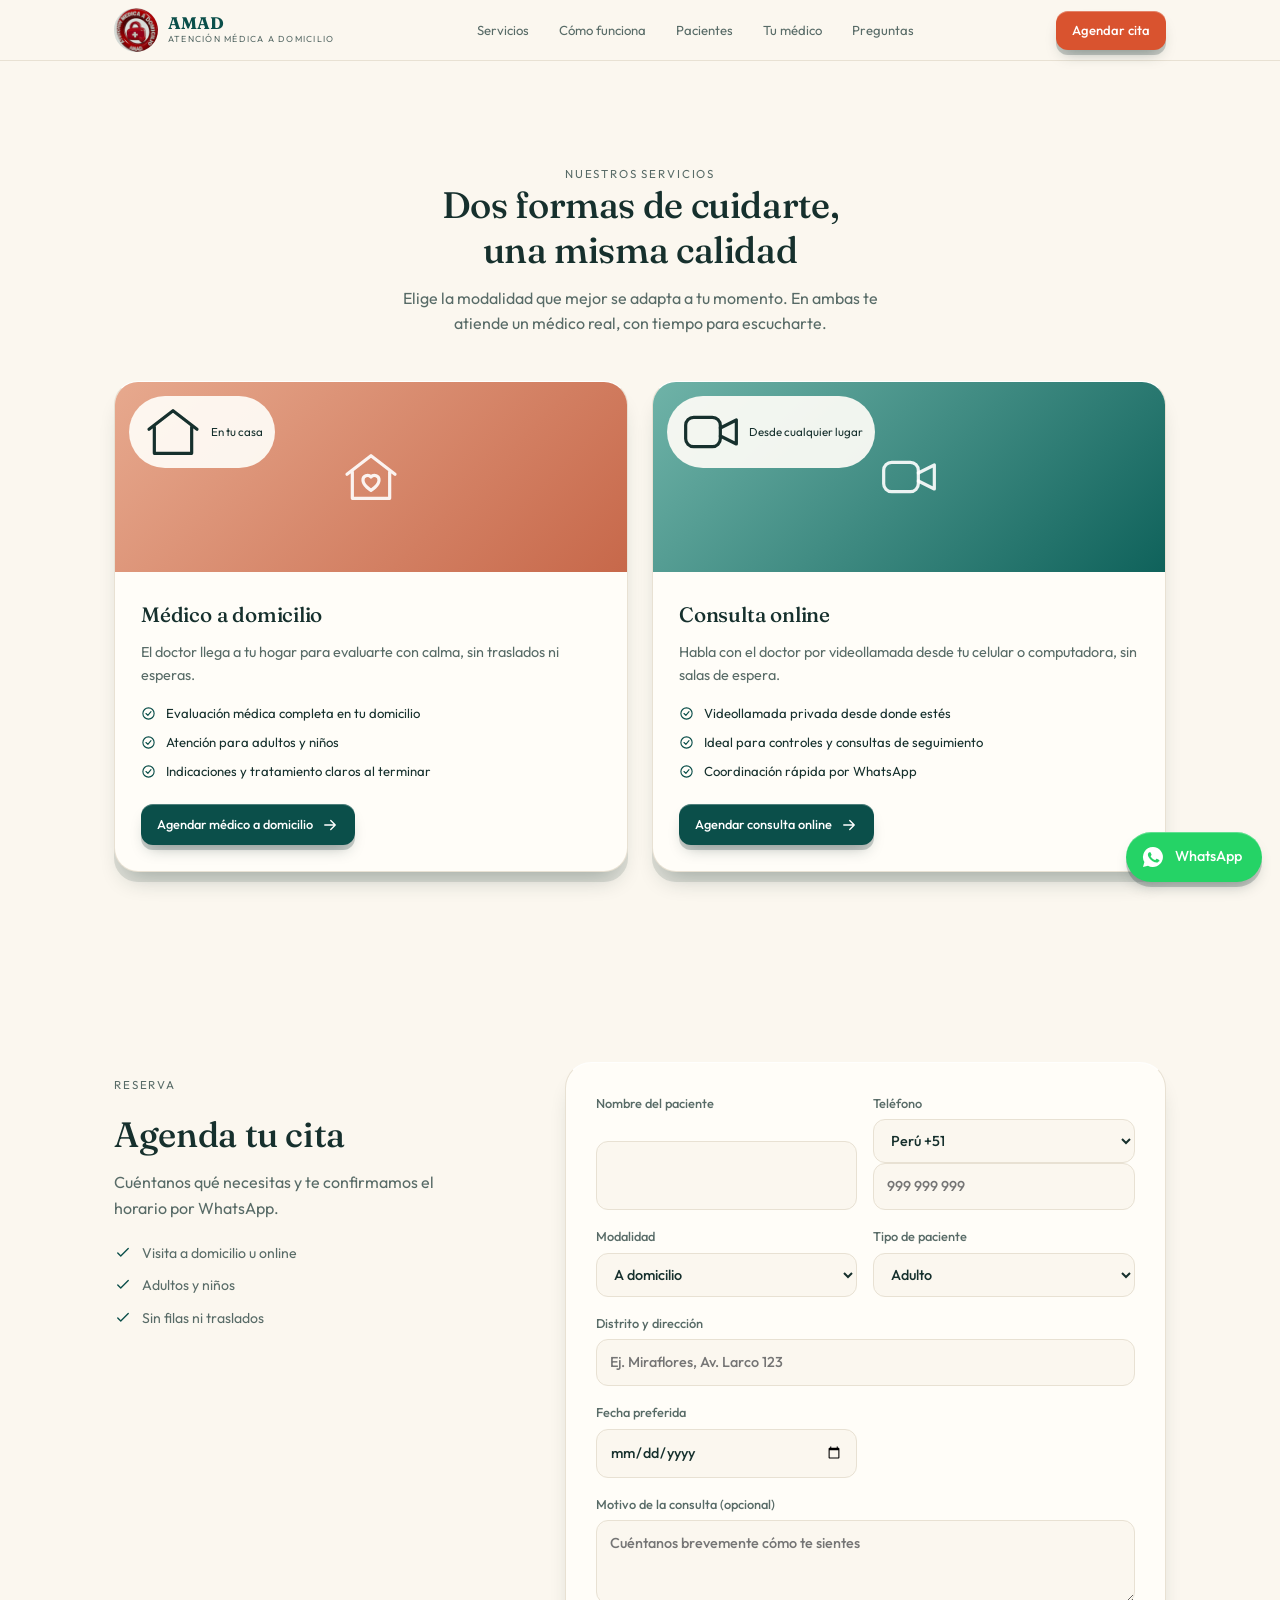
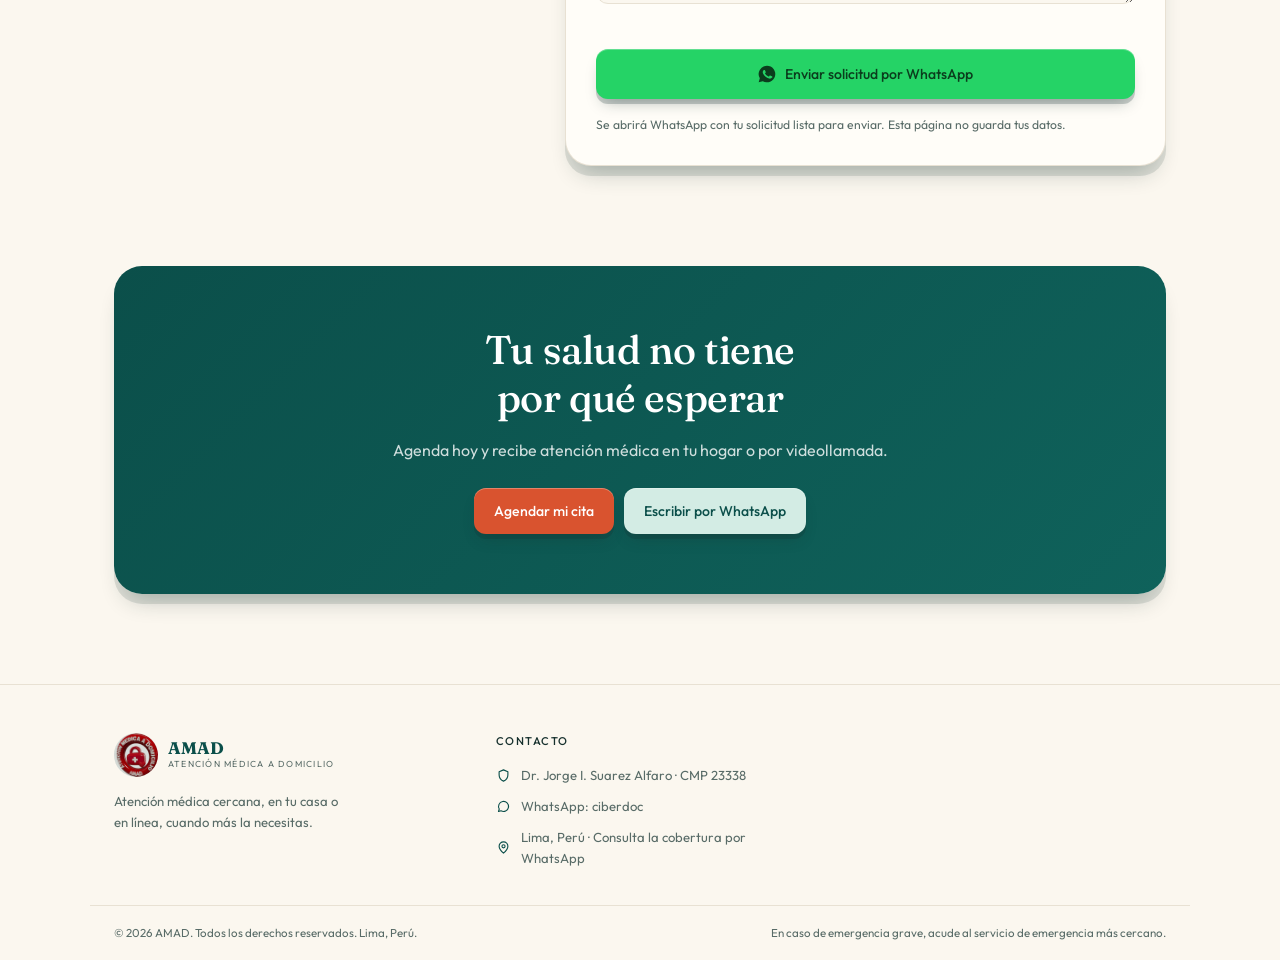
<file: servicios.html>
<!DOCTYPE html>

<html lang="es-PE">
<head>
  <meta charset="utf-8">
  <meta name="viewport" content="width=device-width, initial-scale=1, viewport-fit=cover">

  <title>Servicios que se brindan – AMAD</title>
  <meta name="description" content="Médico colegiado (CMP 23338) que te atiende en casa en Lima o por videollamada. Sin seguro, sin filas. Agenda por WhatsApp.">

  
  <link rel="canonical" href="https://www.atencionmedica.online/">

  <!-- Indexación -->
  <meta name="robots" content="index, follow, max-image-preview:large, max-snippet:-1">

  <!-- Open Graph (WhatsApp, Facebook, LinkedIn) -->
  <meta property="og:type" content="website">
  <meta property="og:locale" content="es_PE">
  <meta property="og:site_name" content="AMAD · Atención médica a domicilio">
  <meta property="og:title" content="Médico a domicilio y consulta online en Lima | AMAD">
  <meta property="og:description" content="Atención médica a domicilio y por videollamada para adultos y niños en Lima. Agenda sin filas ni traslados.">
  <meta property="og:url" content="https://www.atencionmedica.online/">
  <meta property="og:image" content="og-image.jpg">
  <meta property="og:image:alt" content="AMAD · Atención médica a domicilio y online en Lima">

  
  
  
  
  <script type="application/ld+json">
  {
    "@context": "https://schema.org",
    "@graph": [
      {
        "@type": "MedicalBusiness",
        "@id": "https://www.atencionmedica.online/#negocio",
        "name": "AMAD · Atención médica a domicilio",
        "description": "Atención médica a domicilio y consulta online para adultos y niños en Lima, Perú.",
        "url": "https://www.atencionmedica.online/",
        "logo": "logo.png",
        "image": "og-image.jpg",
        "telephone": "+51992219206",
        "medicalSpecialty": "PrimaryCare",
        "address": {
          "@type": "PostalAddress",
          "addressLocality": "Lima",
          "addressCountry": "PE"
        },
        "areaServed": {
          "@type": "City",
          "name": "Lima"
        },
        "availableService": [
          {
            "@type": "MedicalProcedure",
            "name": "Consulta médica a domicilio"
          },
          {
            "@type": "MedicalProcedure",
            "name": "Consulta médica online por videollamada"
          }
        ],
        "founder": { "@id": "https://www.atencionmedica.online/#doctor" },
        "sameAs": [
          "https://wa.me/51992219206",
          "https://www.linkedin.com/in/doctorsuarez/",
          "https://go.ivoox.com/sq/340"
        ]
      },
      {
        "@type": "Person",
        "@id": "https://www.atencionmedica.online/#doctor",
        "name": "Jorge Isaac Suarez Alfaro",
        "alternateName": "Ciberdoc",
        "jobTitle": "Médico cirujano",
        "image": "doctor.jpg",
        "worksFor": { "@id": "https://www.atencionmedica.online/#negocio" },
        "identifier": {
          "@type": "PropertyValue",
          "name": "Colegio Médico del Perú (CMP)",
          "value": "23338"
        },
        "knowsAbout": ["Atención médica a domicilio", "Telemedicina", "Salud familiar", "Comunicación médica"]
      },
      {
        "@type": "FAQPage",
        "mainEntity": [
          {
            "@type": "Question",
            "name": "¿En qué zonas hacen visitas a domicilio?",
            "acceptedAnswer": {
              "@type": "Answer",
              "text": "Atendemos en Lima. Escríbenos por WhatsApp con tu distrito y confirmamos la cobertura."
            }
          },
          {
            "@type": "Question",
            "name": "¿A quiénes atiende el doctor?",
            "acceptedAnswer": {
              "@type": "Answer",
              "text": "Atiende a adultos y niños, tanto en visitas a domicilio como por consulta online."
            }
          },
          {
            "@type": "Question",
            "name": "¿Qué necesito para una consulta online?",
            "acceptedAnswer": {
              "@type": "Answer",
              "text": "Un celular o computadora con cámara, micrófono e internet estable. Te enviamos el enlace por WhatsApp."
            }
          },
          {
            "@type": "Question",
            "name": "¿Cómo puedo coordinar mi cita?",
            "acceptedAnswer": {
              "@type": "Answer",
              "text": "Completa el formulario de la página o escríbenos por WhatsApp. Te confirmamos día y hora."
            }
          },
          {
            "@type": "Question",
            "name": "¿Atienden emergencias graves?",
            "acceptedAnswer": {
              "@type": "Answer",
              "text": "No. Ante una emergencia grave acude al servicio de emergencia más cercano o llama a los servicios de urgencia."
            }
          },
          {
            "@type": "Question",
            "name": "¿Puedo reprogramar o cancelar mi cita?",
            "acceptedAnswer": {
              "@type": "Answer",
              "text": "Sí. Avísanos por WhatsApp con anticipación y reprogramamos tu cita."
            }
          }
        ]
      }
    ]
  }
  </script>

  <link rel="icon" 
    href="AMAD.ico" 
    type="image/x-icon">
<link rel="preconnect" href="https://fonts.googleapis.com">
<link rel="preconnect" href="https://fonts.gstatic.com" crossorigin>
<link href="https://fonts.googleapis.com/css2?family=Fraunces:ital,opsz,wght@0,9..144,400;0,9..144,500;1,9..144,400&family=Outfit:wght@300;400;500;600&display=swap" rel="stylesheet">
<link rel="stylesheet" href="stylesmain.css">
</head>
<body>
  <header>
  <div class="wrap nav">
    <a class="brand" href="#top"><img class="logo" src="logo.gif" alt="Logo AMAD" width="44" height="44"><span><b>AMAD</b><small>Atención médica a domicilio</small></span></a>
    <nav class="menu" aria-label="Principal">
      <a href="#servicios">Servicios</a><a href="cita.html">Cómo funciona</a><a href="pacientes.html">Pacientes</a><a href="medico.html">Tu médico</a><a href="preguntas.html">Preguntas</a>
    </nav>
    <div class="nav-r"><a class="btn sm" href="#agendar">Agendar cita</a></div>
  </div>
</header>

<main id="top">

<section class="services" id="servicios">
  <div class="wrap">
    <div class="sec-head"><p class="eyebrow">Nuestros servicios</p><h2>Dos formas de cuidarte,<br>una misma calidad</h2><p>Elige la modalidad que mejor se adapta a tu momento. En ambas te atiende un médico real, con tiempo para escucharte.</p></div>
    <div class="two">
      <article class="svc a">
        <div class="img"><span class="tag"><svg viewBox="0 0 24 24"><path d="M3 11 12 4l9 7M5 10v10h14V10"/></svg>En tu casa</span><svg viewBox="0 0 24 24"><path d="M3 11 12 4l9 7M5 10v10h14V10"/><path d="M12 17s-3-1.800-3-3.800A1.700 1.700 0 0 1 12 12a1.700 1.700 0 0 1 3 1.200C15 15.200 12 17 12 17Z"/></svg></div>
        <div class="body"><h3>Médico a domicilio</h3><p>El doctor llega a tu hogar para evaluarte con calma, sin traslados ni esperas.</p>
          <ul><li><svg viewBox="0 0 24 24"><circle cx="12" cy="12" r="9"/><path d="m8 12 3 3 5-6"/></svg>Evaluación médica completa en tu domicilio</li><li><svg viewBox="0 0 24 24"><circle cx="12" cy="12" r="9"/><path d="m8 12 3 3 5-6"/></svg>Atención para adultos y niños</li><li><svg viewBox="0 0 24 24"><circle cx="12" cy="12" r="9"/><path d="m8 12 3 3 5-6"/></svg>Indicaciones y tratamiento claros al terminar</li></ul>
          <a class="btn dark" href="#agendar" data-mod="A domicilio">Agendar médico a domicilio <svg viewBox="0 0 24 24"><path d="M5 12h14M13 6l6 6-6 6"/></svg></a></div>
      </article>
      <article class="svc b">
        <div class="img"><span class="tag"><svg viewBox="0 0 24 24"><rect x="2.500" y="6.500" width="13" height="11" rx="3"/><path d="m15.500 10.500 6-3v9l-6-3"/></svg>Desde cualquier lugar</span><svg viewBox="0 0 24 24"><rect x="2.500" y="6.500" width="13" height="11" rx="3"/><path d="m15.500 10.500 6-3v9l-6-3"/></svg></div>
        <div class="body"><h3>Consulta online</h3><p>Habla con el doctor por videollamada desde tu celular o computadora, sin salas de espera.</p>
          <ul><li><svg viewBox="0 0 24 24"><circle cx="12" cy="12" r="9"/><path d="m8 12 3 3 5-6"/></svg>Videollamada privada desde donde estés</li><li><svg viewBox="0 0 24 24"><circle cx="12" cy="12" r="9"/><path d="m8 12 3 3 5-6"/></svg>Ideal para controles y consultas de seguimiento</li><li><svg viewBox="0 0 24 24"><circle cx="12" cy="12" r="9"/><path d="m8 12 3 3 5-6"/></svg>Coordinación rápida por WhatsApp</li></ul>
          <a class="btn dark" href="#agendar" data-mod="Online">Agendar consulta online <svg viewBox="0 0 24 24"><path d="M5 12h14M13 6l6 6-6 6"/></svg></a></div>
      </article>
    </div>
  </div>
</section>


<section class="book" id="agendar">
  <div class="wrap book-grid">
    <div class="side">
      <p class="eyebrow" style="text-align:left">Reserva</p>
      <h2>Agenda tu cita</h2>
      <p>Cuéntanos qué necesitas y te confirmamos el horario por WhatsApp.</p>
      <ul>
        <li><svg viewBox="0 0 24 24"><path d="m5 12 4 4 10-10"/></svg>Visita a domicilio u online</li>
        <li><svg viewBox="0 0 24 24"><path d="m5 12 4 4 10-10"/></svg>Adultos y niños</li>
        <li><svg viewBox="0 0 24 24"><path d="m5 12 4 4 10-10"/></svg>Sin filas ni traslados</li>
      </ul>
    </div>
    <form class="f" id="bookForm" novalidate>
      <label>Nombre del paciente<input name="nombre" autocomplete="name" required></label>
      <label>Teléfono<span class="tel"><select id="cc" aria-label="Prefijo del país" autocomplete="tel-country-code"><option value="51" selected>Perú +51</option><option value="54">Argentina +54</option><option value="591">Bolivia +591</option><option value="55">Brasil +55</option><option value="1">Canadá +1</option><option value="56">Chile +56</option><option value="57">Colombia +57</option><option value="506">Costa Rica +506</option><option value="53">Cuba +53</option><option value="593">Ecuador +593</option><option value="503">El Salvador +503</option><option value="34">España +34</option><option value="1">Estados Unidos +1</option><option value="33">Francia +33</option><option value="49">Alemania +49</option><option value="502">Guatemala +502</option><option value="504">Honduras +504</option><option value="39">Italia +39</option><option value="52">México +52</option><option value="505">Nicaragua +505</option><option value="507">Panamá +507</option><option value="595">Paraguay +595</option><option value="1">Puerto Rico +1</option><option value="1">Rep. Dominicana +1</option><option value="44">Reino Unido +44</option><option value="598">Uruguay +598</option><option value="58">Venezuela +58</option></select><input id="t" type="tel" inputmode="tel" autocomplete="tel-national" placeholder="999 999 999" aria-label="Número de teléfono"></span></label>
      <label>Modalidad<select name="modalidad" id="modalidad"><option>A domicilio</option><option>Online</option></select></label>
      <label>Tipo de paciente<select name="tipo"><option>Adulto</option><option>Niño</option></select></label>
      <label class="full" id="distritoBox">Distrito y dirección<input name="direccion" id="direccion" placeholder="Ej. Miraflores, Av. Larco 123"></label>
      <label>Fecha preferida<input name="fecha" type="date" id="fecha" required></label>
      <label class="full">Motivo de la consulta (opcional)<textarea name="msg" placeholder="Cuéntanos brevemente cómo te sientes"></textarea></label>
      <p class="err full" id="err" role="alert"></p>
      <button class="btn full" type="submit"><svg viewBox="0 0 24 24"><path d="M12 2a10 10 0 0 0-8.600 15.100L2 22l5-1.300A10 10 0 1 0 12 2Zm5.800 14.200c-.2.700-1.300 1.300-1.800 1.300-.5.100-1 .2-3.300-.7-2.800-1.100-4.600-4-4.700-4.200-.1-.2-1.100-1.500-1.100-2.800s.7-2 1-2.300c.2-.3.500-.3.700-.3h.5c.2 0 .4 0 .6.500l.8 1.900c.1.200.1.300 0 .500l-.3.400-.4.400c-.1.100-.3.300-.1.600.2.300.8 1.300 1.700 2.100 1.200 1 2.100 1.300 2.400 1.500.3.100.5.100.6-.1l.9-1.100c.2-.2.400-.2.600-.1l1.900.9c.2.100.4.200.5.300.1.200.1.800-.1 1.400Z"/></svg>Enviar solicitud por WhatsApp</button>
      <p class="note full">Se abrirá WhatsApp con tu solicitud lista para enviar. Esta página no guarda tus datos.</p>
    </form>
  </div>
</section>

<section class="cta-band">
  <div class="wrap"><div class="band">
    <h2>Tu salud no tiene<br>por qué esperar</h2>
    <p>Agenda hoy y recibe atención médica en tu hogar o por videollamada.</p>
    <div class="cta"><a class="btn" href="#agendar">Agendar mi cita</a><a class="btn mint" href="https://wa.me/51992219206" target="_blank" rel="noopener">Escribir por WhatsApp</a></div>
  </div></div>
</section>
</main>

<footer>
  <div class="wrap foot">
    <div><a class="brand" href="#top"><img class="logo" src="logo.gif" alt="Logo AMAD" width="44" height="44"><span><b>AMAD</b><small>Atención médica a domicilio</small></span></a><p>Atención médica cercana, en tu casa o en línea, cuando más la necesitas.</p></div>
    
    <div><h4>Contacto</h4><ul>
      <li><svg viewBox="0 0 24 24"><path d="M12 3 5 6v5c0 4.500 3 8 7 10 4-2 7-5.500 7-10V6l-7-3Z"/></svg>Dr. Jorge I. Suarez Alfaro · CMP 23338</li>
      <li><svg viewBox="0 0 24 24"><path d="M4 20l1.200-4A8 8 0 1 1 8 18.800L4 20Z"/></svg><a href="https://wa.me/51992219206" target="_blank" rel="noopener">WhatsApp: ciberdoc</a></li>
      <li><svg viewBox="0 0 24 24"><path d="M12 21s-7-6-7-11a7 7 0 0 1 14 0c0 5-7 11-7 11Z"/><circle cx="12" cy="10" r="2.500"/></svg>Lima, Perú · Consulta la cobertura por WhatsApp</li></ul></div>
  <div></div>
  </div>



  <div class="wrap legal"><span>© 2026 AMAD. Todos los derechos reservados. Lima, Perú.</span><span>En caso de emergencia grave, acude al servicio de emergencia más cercano.</span></div>
</footer>

<a class="wa-fab" href="https://wa.me/51992219206?text=Hola%2C%20quisiera%20agendar%20una%20cita." target="_blank" rel="noopener" aria-label="Escribir por WhatsApp"><svg viewBox="0 0 24 24"><path d="M12 2a10 10 0 0 0-8.600 15.100L2 22l5-1.300A10 10 0 1 0 12 2Zm5.800 14.200c-.2.700-1.300 1.300-1.800 1.300-.5.100-1 .2-3.300-.7-2.800-1.100-4.600-4-4.700-4.200-.1-.2-1.100-1.500-1.100-2.800s.7-2 1-2.300c.2-.3.500-.3.700-.3h.5c.2 0 .4 0 .6.500l.8 1.900c.1.200.1.300 0 .500l-.3.400-.4.400c-.1.100-.3.300-.1.600.2.300.8 1.300 1.700 2.100 1.200 1 2.100 1.300 2.400 1.500.3.100.5.100.6-.1l.9-1.100c.2-.2.400-.2.600-.1l1.900.9c.2.100.4.200.5.300.1.200.1.800-.1 1.400Z"/></svg><span>WhatsApp</span></a>

<script>
(function(){
  var f=document.getElementById('bookForm'),err=document.getElementById('err'),
      mod=document.getElementById('modalidad'),box=document.getElementById('distritoBox'),d=document.getElementById('fecha');
  var t=new Date();d.min=t.getFullYear()+'-'+String(t.getMonth()+1).padStart(2,'0')+'-'+String(t.getDate()).padStart(2,'0');
  function toggle(){box.style.display=mod.value==='Online'?'none':'grid'}
  mod.addEventListener('change',toggle);toggle();
  document.querySelectorAll('[data-mod]').forEach(function(a){a.addEventListener('click',function(){mod.value=a.dataset.mod;toggle()})});
  f.addEventListener('submit',function(e){
    e.preventDefault();
    var v=Object.fromEntries(new FormData(f).entries());
    if(!v.nombre.trim()||v.tel.replace(/\D/g,'').length<8||!v.fecha){err.textContent='Completa el nombre, un teléfono válido y la fecha preferida.';return}
    if(v.modalidad==='A domicilio'&&!(v.direccion||'').trim()){err.textContent='Indica tu distrito y dirección para la visita a domicilio.';return}
    err.textContent='';
    var fecha=new Date(v.fecha+'T12:00:00').toLocaleDateString('es-PE',{weekday:'long',day:'numeric',month:'long'});
    var rows=[['Paciente',v.nombre],['Teléfono',v.tel],['Tipo',v.tipo],['Modalidad',v.modalidad]];
    if(v.modalidad==='A domicilio')rows.push(['Dirección',v.direccion]);
    rows.push(['Fecha preferida',fecha]);
    var m='Hola, quisiera agendar una cita.%0A%0A'+rows.map(function(x){return '*'+x[0]+':* '+encodeURIComponent(x[1])}).join('%0A')+(v.msg.trim()?'%0A%0A'+encodeURIComponent(v.msg.trim()):'');
    window.open('https://wa.me/51992219206?text='+m,'_blank','noopener');
  });
})();
</script>
</body>
</html>
</file>
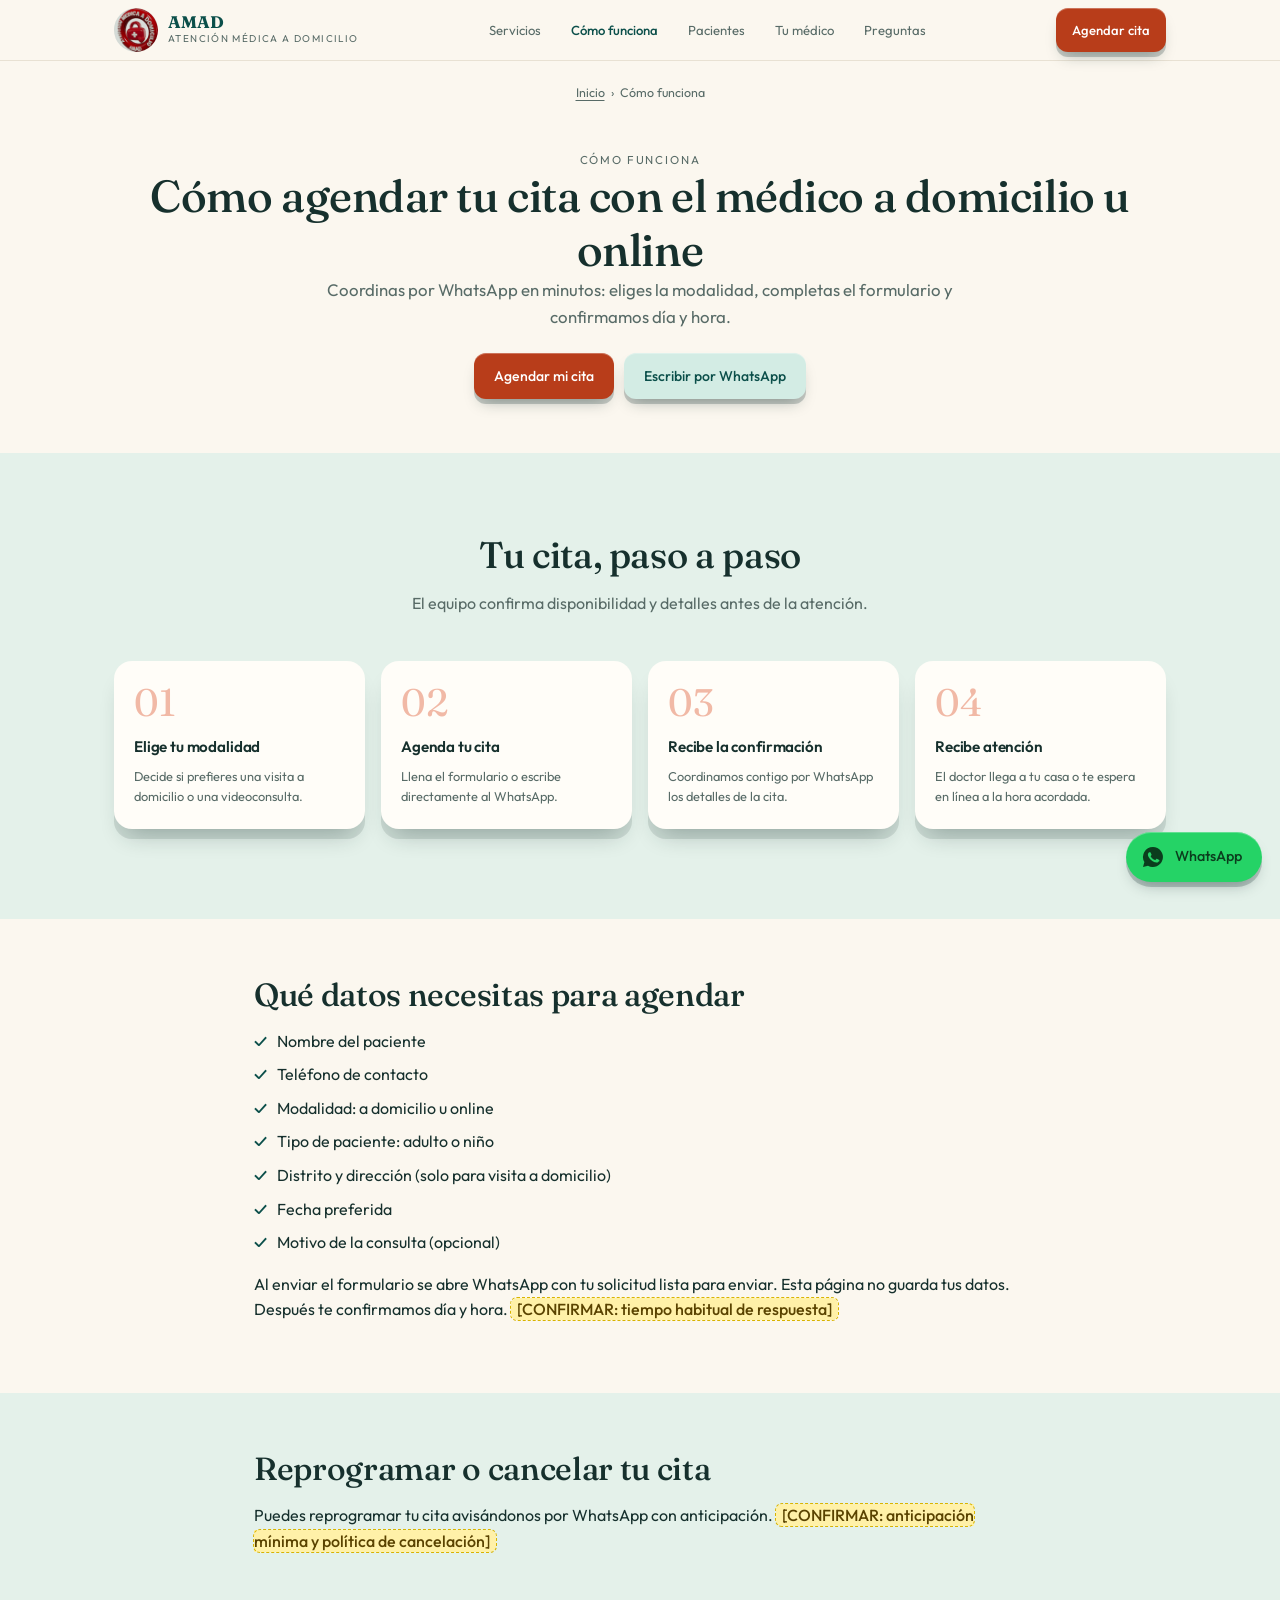
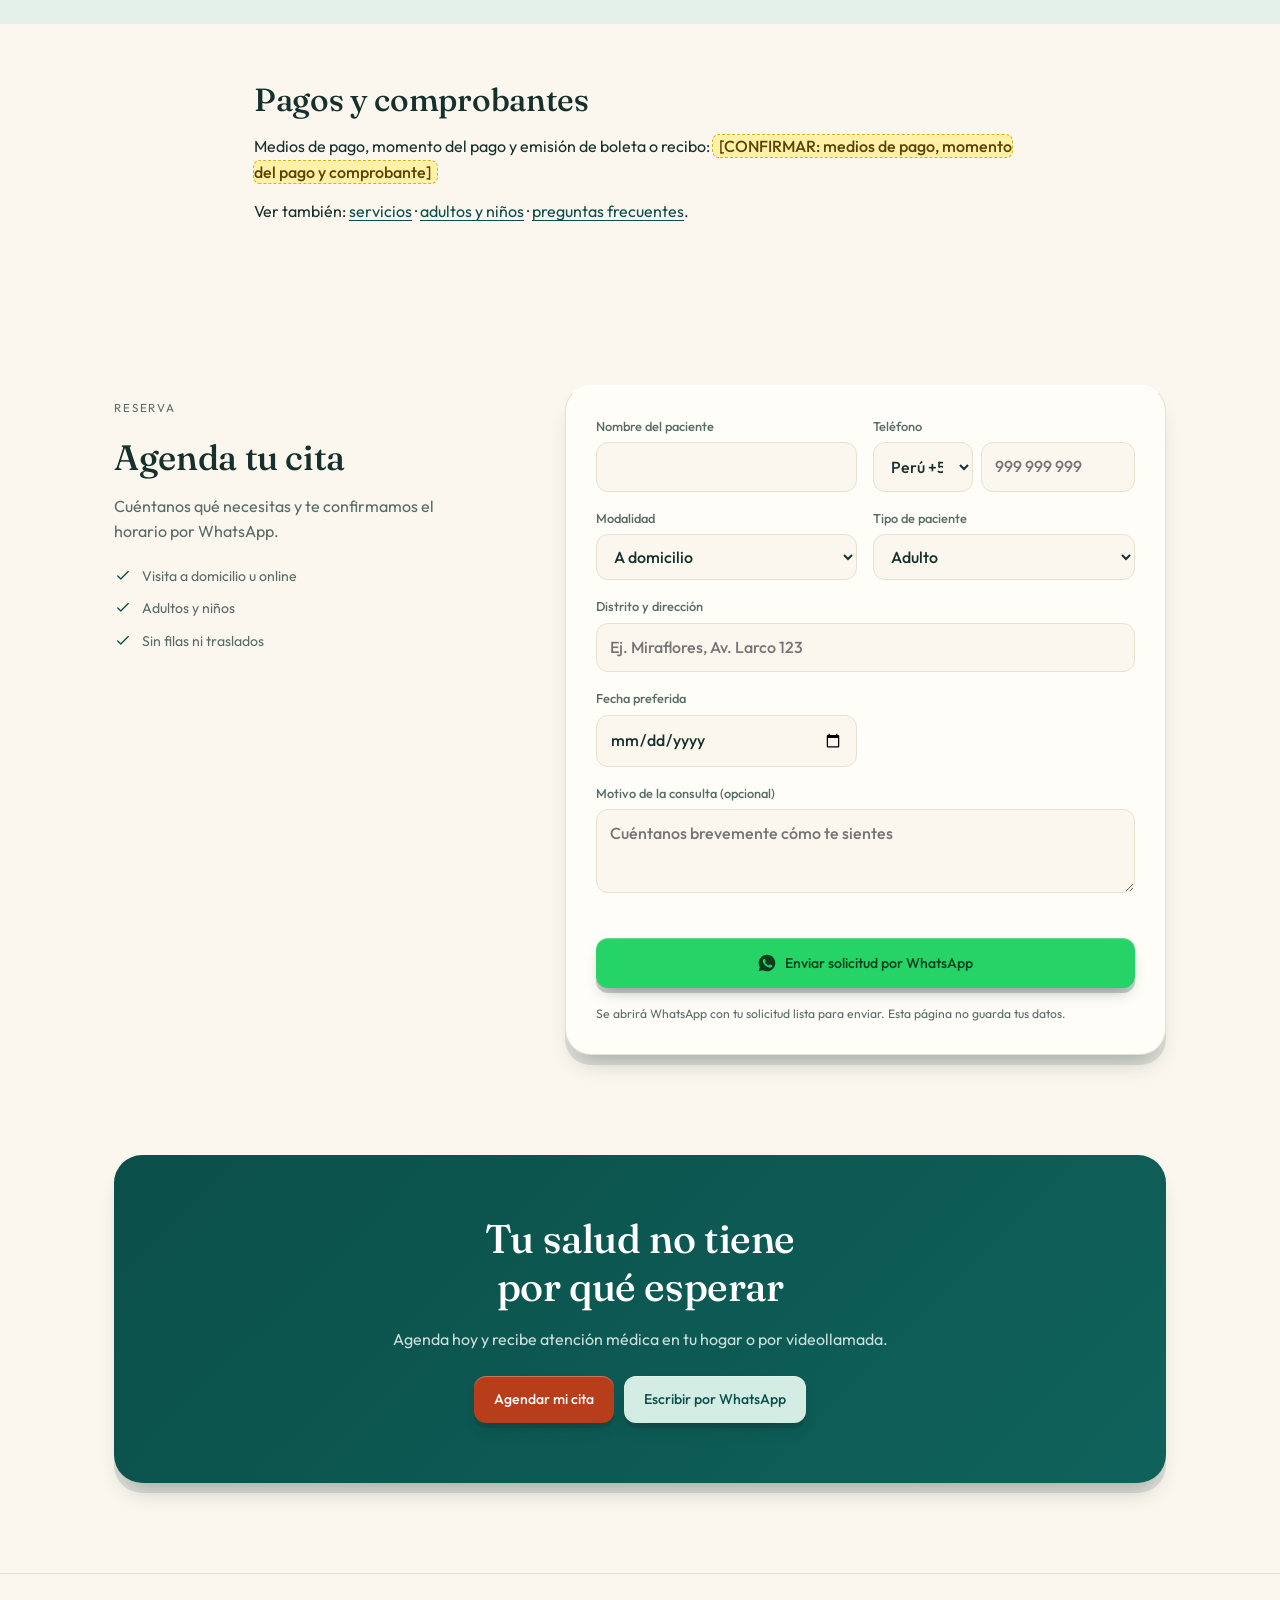
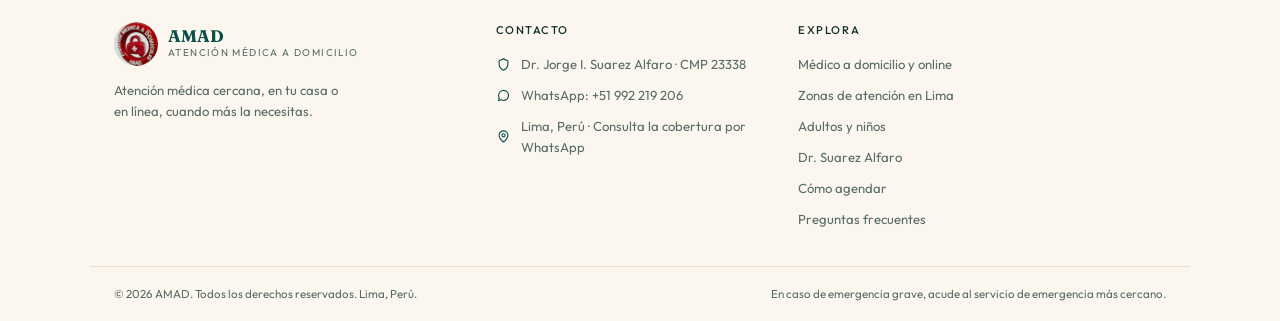
<file: master/cita.html>
<!DOCTYPE html>
<html lang="es-PE">
<head>
  <meta charset="utf-8">
  <meta name="viewport" content="width=device-width, initial-scale=1, viewport-fit=cover">
  <title>Cómo agendar una cita con médico a domicilio u online | AMAD</title>
  <meta name="description" content="Agenda tu cita con médico a domicilio o consulta online en Lima en 4 pasos: elige modalidad, completa el formulario y confirma por WhatsApp.">
  <meta name="author" content="Dr. Jorge Isaac Suarez Alfaro">
  <meta name="theme-color" content="#0b4f4a">
  <link rel="canonical" href="https://www.atencionmedica.online/cita.html">
  <link rel="alternate" hreflang="es-PE" href="https://www.atencionmedica.online/cita.html">
  <meta name="robots" content="index, follow, max-image-preview:large, max-snippet:-1, max-video-preview:-1">
  <meta name="geo.region" content="PE-LIM">
  <meta name="geo.placename" content="Lima, Perú">
  <meta property="og:type" content="website">
  <meta property="og:locale" content="es_PE">
  <meta property="og:site_name" content="AMAD · Atención médica a domicilio">
  <meta property="og:title" content="Cómo agendar una cita con médico a domicilio u online | AMAD">
  <meta property="og:description" content="Agenda tu cita con médico a domicilio o consulta online en Lima en 4 pasos: elige modalidad, completa el formulario y confirma por WhatsApp.">
  <meta property="og:url" content="https://www.atencionmedica.online/cita.html">
  <meta property="og:image" content="https://www.atencionmedica.online/og-image.jpg">
  <meta property="og:image:width" content="1200">
  <meta property="og:image:height" content="630">
  <meta property="og:image:alt" content="AMAD · Atención médica a domicilio y online en Lima">
  <meta name="twitter:card" content="summary_large_image">
  <meta name="twitter:title" content="Cómo agendar una cita con médico a domicilio u online | AMAD">
  <meta name="twitter:description" content="Agenda tu cita con médico a domicilio o consulta online en Lima en 4 pasos: elige modalidad, completa el formulario y confirma por WhatsApp.">
  <meta name="twitter:image" content="https://www.atencionmedica.online/og-image.jpg">
  <script type="application/ld+json">
{
  "@context": "https://schema.org",
  "@graph": [
    {
      "@type": "WebSite",
      "@id": "https://www.atencionmedica.online/#website",
      "url": "https://www.atencionmedica.online/",
      "name": "AMAD · Atención médica a domicilio",
      "inLanguage": "es-PE",
      "publisher": {
        "@id": "https://www.atencionmedica.online/#negocio"
      }
    },
    {
      "@type": [
        "MedicalBusiness",
        "Physician"
      ],
      "@id": "https://www.atencionmedica.online/#negocio",
      "name": "AMAD · Atención médica a domicilio",
      "alternateName": [
        "AMAD",
        "Atención médica a domicilio Lima"
      ],
      "description": "Atención médica a domicilio y consulta online por videollamada para adultos y niños en Lima, Perú, a cargo de un médico colegiado.",
      "url": "https://www.atencionmedica.online/",
      "logo": {
        "@type": "ImageObject",
        "url": "https://www.atencionmedica.online/logo.gif"
      },
      "image": [
        "https://www.atencionmedica.online/og-image.jpg",
        "https://www.atencionmedica.online/AMAD.png"
      ],
      "telephone": "+51992219206",
      "medicalSpecialty": "https://schema.org/PrimaryCare",
      "availableLanguage": {
        "@type": "Language",
        "name": "Spanish",
        "alternateName": "es"
      },
      "address": {
        "@type": "PostalAddress",
        "addressLocality": "Lima",
        "addressRegion": "Lima",
        "addressCountry": "PE"
      },
      "areaServed": [
        {
          "@type": "City",
          "name": "Lima"
        },
        {
          "@type": "AdministrativeArea",
          "name": "Lima Metropolitana"
        }
      ],
      "contactPoint": {
        "@type": "ContactPoint",
        "contactType": "reservas",
        "telephone": "+51992219206",
        "availableLanguage": "es",
        "areaServed": "PE"
      },
      "hasOfferCatalog": {
        "@type": "OfferCatalog",
        "name": "Servicios de atención médica",
        "itemListElement": [
          {
            "@type": "Offer",
            "itemOffered": {
              "@type": "Service",
              "name": "Consulta médica a domicilio en Lima",
              "serviceType": "Visita médica a domicilio",
              "areaServed": {
                "@type": "City",
                "name": "Lima"
              },
              "audience": {
                "@type": "PeopleAudience",
                "audienceType": "Adultos y niños"
              }
            }
          },
          {
            "@type": "Offer",
            "itemOffered": {
              "@type": "Service",
              "name": "Consulta médica online por videollamada",
              "serviceType": "Telemedicina",
              "audience": {
                "@type": "PeopleAudience",
                "audienceType": "Adultos y niños"
              }
            }
          }
        ]
      },
      "founder": {
        "@id": "https://www.atencionmedica.online/#doctor"
      },
      "employee": {
        "@id": "https://www.atencionmedica.online/#doctor"
      },
      "sameAs": [
        "https://www.linkedin.com/in/doctorsuarez/",
        "https://go.ivoox.com/sq/340"
      ]
    },
    {
      "@type": "Person",
      "@id": "https://www.atencionmedica.online/#doctor",
      "name": "Jorge Isaac Suarez Alfaro",
      "alternateName": "Ciberdoc",
      "honorificPrefix": "Dr.",
      "jobTitle": "Médico cirujano",
      "image": "https://www.atencionmedica.online/doctor.jpg",
      "url": "https://www.atencionmedica.online/#medico",
      "worksFor": {
        "@id": "https://www.atencionmedica.online/#negocio"
      },
      "identifier": {
        "@type": "PropertyValue",
        "name": "Colegio Médico del Perú (CMP)",
        "value": "23338"
      },
      "hasCredential": {
        "@type": "EducationalOccupationalCredential",
        "credentialCategory": "Colegiatura médica",
        "name": "CMP 23338",
        "recognizedBy": {
          "@type": "Organization",
          "name": "Colegio Médico del Perú",
          "url": "https://www.cmp.org.pe/"
        }
      },
      "knowsAbout": [
        "Atención médica a domicilio",
        "Telemedicina",
        "Salud familiar",
        "Medicina general",
        "Comunicación médica"
      ],
      "sameAs": [
        "https://www.linkedin.com/in/doctorsuarez/"
      ]
    },
    {
      "@type": "WebPage",
      "@id": "https://www.atencionmedica.online/cita.html#webpage",
      "url": "https://www.atencionmedica.online/cita.html",
      "name": "Cómo agendar una cita con médico a domicilio u online | AMAD",
      "description": "Agenda tu cita con médico a domicilio o consulta online en Lima en 4 pasos: elige modalidad, completa el formulario y confirma por WhatsApp.",
      "inLanguage": "es-PE",
      "isPartOf": {
        "@id": "https://www.atencionmedica.online/#website"
      },
      "about": {
        "@id": "https://www.atencionmedica.online/#negocio"
      },
      "dateModified": "2026-10-12",
      "breadcrumb": {
        "@id": "https://www.atencionmedica.online/cita.html#breadcrumb"
      }
    },
    {
      "@type": "BreadcrumbList",
      "@id": "https://www.atencionmedica.online/cita.html#breadcrumb",
      "itemListElement": [
        {
          "@type": "ListItem",
          "position": 1,
          "name": "Inicio",
          "item": "https://www.atencionmedica.online/"
        },
        {
          "@type": "ListItem",
          "position": 2,
          "name": "Cómo funciona",
          "item": "https://www.atencionmedica.online/cita.html"
        }
      ]
    }
  ]
}
  </script>
  <link rel="icon" href="AMAD.ico" type="image/x-icon">
  <link rel="preconnect" href="https://fonts.googleapis.com">
  <link rel="preconnect" href="https://fonts.gstatic.com" crossorigin>
  <link href="https://fonts.googleapis.com/css2?family=Fraunces:ital,opsz,wght@0,9..144,400;0,9..144,500;1,9..144,400&family=Outfit:wght@300;400;500;600&display=swap" rel="stylesheet">
  <link rel="stylesheet" href="styles.css">
</head>
<body>
<header>
  <div class="wrap nav">
    <a class="brand" href="/"><img class="logo" src="logo.gif" alt="AMAD, atención médica a domicilio en Lima" width="44" height="44"><span><b>AMAD</b><small>Atención médica a domicilio</small></span></a>
    <nav class="menu" aria-label="Principal"><a href="servicios.html">Servicios</a><a href="cita.html" aria-current="page">Cómo funciona</a><a href="pacientes.html">Pacientes</a><a href="medico.html">Tu médico</a><a href="preguntas.html">Preguntas</a></nav>
    <div class="nav-r"><a class="btn sm" href="#agendar">Agendar cita</a></div>
  </div>
</header>

<main id="top">
<nav class="crumbs wrap" aria-label="Migas de pan"><a href="/">Inicio</a><span aria-hidden="true">›</span><span aria-current="page">Cómo funciona</span></nav>
<section class="page-head">
  <div class="wrap sec-head">
    <p class="eyebrow">Cómo funciona</p>
    <h1>Cómo agendar tu cita con el médico a domicilio u online</h1>
    <p class="lead">Coordinas por WhatsApp en minutos: eliges la modalidad, completas el formulario y confirmamos día y hora.</p>
    <div class="cta"><a class="btn" href="#agendar">Agendar mi cita</a><a class="btn mint" href="https://wa.me/51992219206?text=Hola%2C%20quisiera%20agendar%20una%20cita." target="_blank" rel="noopener">Escribir por WhatsApp</a></div>
  </div>
</section>

<section class="steps-sec" id="como-funciona">
  <div class="wrap">
    <div class="sec-head"><h2>Tu cita, paso a paso</h2><p>El equipo confirma disponibilidad y detalles antes de la atención.</p></div>
    <ol class="steps">
      <li><div class="n">01</div><h3>Elige tu modalidad</h3><p>Decide si prefieres una visita a domicilio o una videoconsulta.</p></li>
      <li><div class="n">02</div><h3>Agenda tu cita</h3><p>Llena el formulario o escribe directamente al WhatsApp.</p></li>
      <li><div class="n">03</div><h3>Recibe la confirmación</h3><p>Coordinamos contigo por WhatsApp los detalles de la cita.</p></li>
      <li><div class="n">04</div><h3>Recibe atención</h3><p>El doctor llega a tu casa o te espera en línea a la hora acordada.</p></li>
    </ol>
  </div>
</section>

<section class="block" id="datos"><div class="wrap prose">
  <h2>Qué datos necesitas para agendar</h2>
  <ul class="checks"><li>Nombre del paciente</li><li>Teléfono de contacto</li><li>Modalidad: a domicilio u online</li><li>Tipo de paciente: adulto o niño</li><li>Distrito y dirección (solo para visita a domicilio)</li><li>Fecha preferida</li><li>Motivo de la consulta (opcional)</li></ul>
  <p>Al enviar el formulario se abre WhatsApp con tu solicitud lista para enviar. Esta página no guarda tus datos. Después te confirmamos día y hora. <mark class="todo">[CONFIRMAR: tiempo habitual de respuesta]</mark></p>
</div></section>

<section class="block alt" id="reprogramar"><div class="wrap prose">
  <h2>Reprogramar o cancelar tu cita</h2>
  <p>Puedes reprogramar tu cita avisándonos por WhatsApp con anticipación. <mark class="todo">[CONFIRMAR: anticipación mínima y política de cancelación]</mark></p>
</div></section>

<section class="block" id="pagos"><div class="wrap prose">
  <h2>Pagos y comprobantes</h2>
  <p>Medios de pago, momento del pago y emisión de boleta o recibo: <mark class="todo">[CONFIRMAR: medios de pago, momento del pago y comprobante]</mark></p>
  <p>Ver también: <a href="servicios.html">servicios</a> · <a href="pacientes.html">adultos y niños</a> · <a href="preguntas.html">preguntas frecuentes</a>.</p>
</div></section>

<section class="book" id="agendar">
  <div class="wrap book-grid">
    <div class="side">
      <p class="eyebrow" style="text-align:left">Reserva</p>
      <h2>Agenda tu cita</h2>
      <p>Cuéntanos qué necesitas y te confirmamos el horario por WhatsApp.</p>
      <ul>
        <li><svg viewBox="0 0 24 24"><path d="m5 12 4 4 10-10"/></svg>Visita a domicilio u online</li>
        <li><svg viewBox="0 0 24 24"><path d="m5 12 4 4 10-10"/></svg>Adultos y niños</li>
        <li><svg viewBox="0 0 24 24"><path d="m5 12 4 4 10-10"/></svg>Sin filas ni traslados</li>
      </ul>
    </div>
    <form class="f" id="bookForm" novalidate>
      <label>Nombre del paciente<input name="nombre" autocomplete="name" required></label>
      <label>Teléfono<span class="tel"><select id="cc" aria-label="Prefijo del país" autocomplete="tel-country-code"><option value="51" selected>Perú +51</option><option value="54">Argentina +54</option><option value="591">Bolivia +591</option><option value="55">Brasil +55</option><option value="1">Canadá +1</option><option value="56">Chile +56</option><option value="57">Colombia +57</option><option value="506">Costa Rica +506</option><option value="53">Cuba +53</option><option value="593">Ecuador +593</option><option value="503">El Salvador +503</option><option value="34">España +34</option><option value="1">Estados Unidos +1</option><option value="33">Francia +33</option><option value="49">Alemania +49</option><option value="502">Guatemala +502</option><option value="504">Honduras +504</option><option value="39">Italia +39</option><option value="52">México +52</option><option value="505">Nicaragua +505</option><option value="507">Panamá +507</option><option value="595">Paraguay +595</option><option value="1">Puerto Rico +1</option><option value="1">Rep. Dominicana +1</option><option value="44">Reino Unido +44</option><option value="598">Uruguay +598</option><option value="58">Venezuela +58</option></select><input id="t" name="tel" type="tel" inputmode="tel" autocomplete="tel-national" placeholder="999 999 999" aria-label="Número de teléfono"></span></label>
      <label>Modalidad<select name="modalidad" id="modalidad"><option>A domicilio</option><option>Online</option></select></label>
      <label>Tipo de paciente<select name="tipo"><option>Adulto</option><option>Niño</option></select></label>
      <label class="full" id="distritoBox">Distrito y dirección<input name="direccion" id="direccion" placeholder="Ej. Miraflores, Av. Larco 123"></label>
      <label>Fecha preferida<input name="fecha" type="date" id="fecha" required></label>
      <label class="full">Motivo de la consulta (opcional)<textarea name="msg" placeholder="Cuéntanos brevemente cómo te sientes"></textarea></label>
      <p class="err full" id="err" role="alert"></p>
      <button class="btn full" type="submit"><svg viewBox="0 0 24 24"><path d="M12 2a10 10 0 0 0-8.600 15.100L2 22l5-1.300A10 10 0 1 0 12 2Zm5.800 14.200c-.2.700-1.300 1.300-1.800 1.300-.5.100-1 .2-3.300-.7-2.800-1.100-4.600-4-4.700-4.200-.1-.2-1.100-1.500-1.100-2.800s.7-2 1-2.300c.2-.3.500-.3.700-.3h.5c.2 0 .4 0 .6.500l.8 1.900c.1.200.1.300 0 .500l-.3.400-.4.400c-.1.100-.3.300-.1.600.2.300.8 1.300 1.700 2.100 1.200 1 2.100 1.300 2.400 1.500.3.100.5.100.6-.1l.9-1.100c.2-.2.400-.2.600-.1l1.900.9c.2.100.4.200.5.300.1.200.1.800-.1 1.400Z"/></svg>Enviar solicitud por WhatsApp</button>
      <p class="note full">Se abrirá WhatsApp con tu solicitud lista para enviar. Esta página no guarda tus datos.</p>
    </form>
  </div>
</section>
<section class="cta-band">
  <div class="wrap"><div class="band">
    <h2>Tu salud no tiene<br>por qué esperar</h2>
    <p>Agenda hoy y recibe atención médica en tu hogar o por videollamada.</p>
    <div class="cta"><a class="btn" href="#agendar">Agendar mi cita</a><a class="btn mint" href="https://wa.me/51992219206" target="_blank" rel="noopener">Escribir por WhatsApp</a></div>
  </div></div>
</section>
</main>

<footer>
  <div class="wrap foot">
    <div><a class="brand" href="/"><img class="logo" src="logo.gif" alt="AMAD, atención médica a domicilio en Lima" width="44" height="44"><span><b>AMAD</b><small>Atención médica a domicilio</small></span></a><p>Atención médica cercana, en tu casa o en línea, cuando más la necesitas.</p></div>
    <div><h4>Contacto</h4><ul>
      <li><svg viewBox="0 0 24 24"><path d="M12 3 5 6v5c0 4.500 3 8 7 10 4-2 7-5.500 7-10V6l-7-3Z"/></svg>Dr. Jorge I. Suarez Alfaro · CMP 23338</li>
      <li><svg viewBox="0 0 24 24"><path d="M4 20l1.200-4A8 8 0 1 1 8 18.800L4 20Z"/></svg><a href="https://wa.me/51992219206" target="_blank" rel="noopener">WhatsApp: +51 992 219 206</a></li>
      <li><svg viewBox="0 0 24 24"><path d="M12 21s-7-6-7-11a7 7 0 0 1 14 0c0 5-7 11-7 11Z"/><circle cx="12" cy="10" r="2.500"/></svg>Lima, Perú · Consulta la cobertura por WhatsApp</li></ul></div>
    <div><h4>Explora</h4><ul>
      <li><a href="servicios.html">Médico a domicilio y online</a></li>
      <li><a href="servicios.html#zonas">Zonas de atención en Lima</a></li>
      <li><a href="pacientes.html">Adultos y niños</a></li>
      <li><a href="medico.html">Dr. Suarez Alfaro</a></li>
      <li><a href="cita.html">Cómo agendar</a></li>
      <li><a href="preguntas.html">Preguntas frecuentes</a></li></ul></div>
  </div>
  <div class="wrap legal"><span>© 2026 AMAD. Todos los derechos reservados. Lima, Perú.</span><span>En caso de emergencia grave, acude al servicio de emergencia más cercano.</span></div>
</footer>

<a class="wa-fab" rel="noopener" href="https://wa.me/51992219206?text=Hola%2C%20quisiera%20agendar%20una%20cita." target="_blank" rel="noopener" aria-label="Escribir por WhatsApp"><svg viewBox="0 0 24 24"><path d="M12 2a10 10 0 0 0-8.600 15.100L2 22l5-1.300A10 10 0 1 0 12 2Zm5.800 14.200c-.2.700-1.300 1.300-1.800 1.300-.5.100-1 .2-3.300-.7-2.800-1.100-4.600-4-4.700-4.200-.1-.2-1.100-1.500-1.100-2.800s.7-2 1-2.300c.2-.3.500-.3.700-.3h.5c.2 0 .4 0 .6.500l.8 1.900c.1.200.1.300 0 .500l-.3.400-.4.400c-.1.100-.3.300-.1.600.2.300.8 1.300 1.700 2.100 1.200 1 2.100 1.300 2.400 1.500.3.100.5.100.6-.1l.9-1.100c.2-.2.400-.2.600-.1l1.900.9c.2.100.4.200.5.300.1.200.1.800-.1 1.400Z"/></svg><span>WhatsApp</span></a>

<script src="form.js" defer></script>
</body>
</html>
</file>
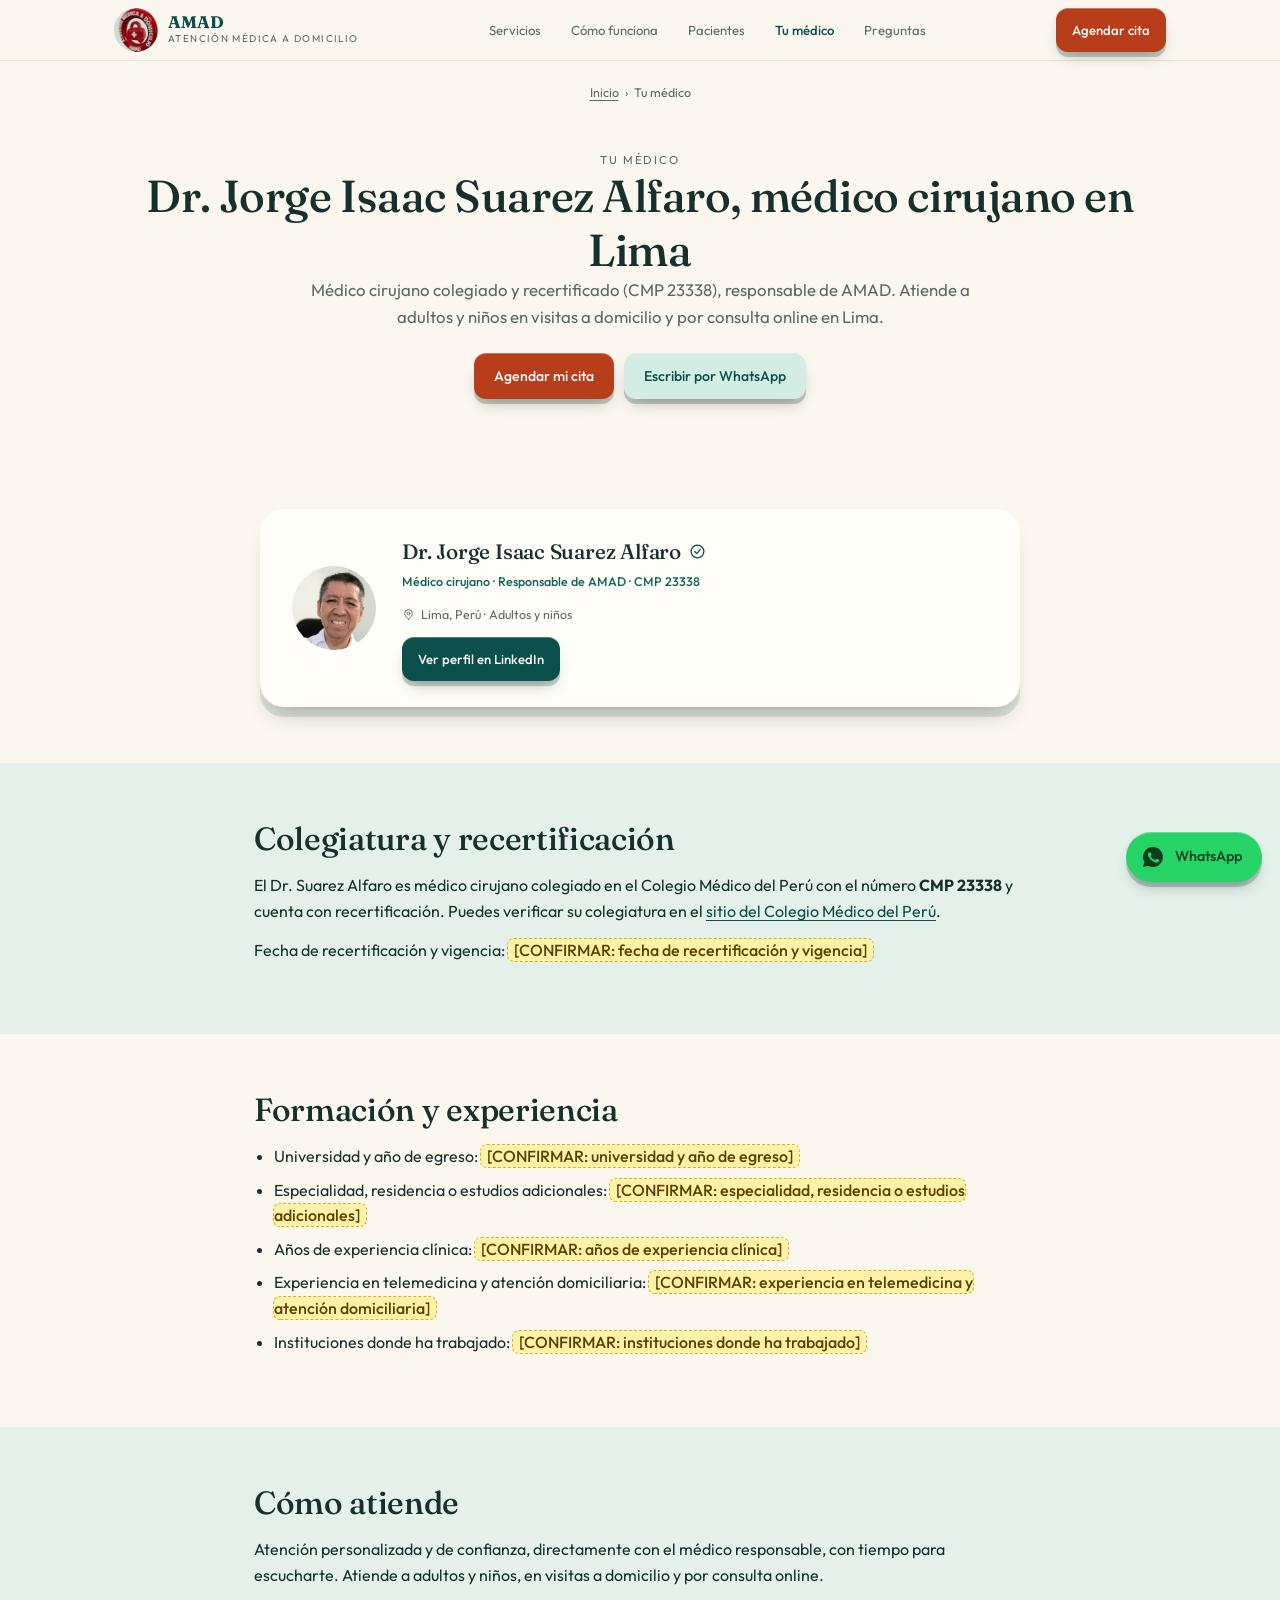
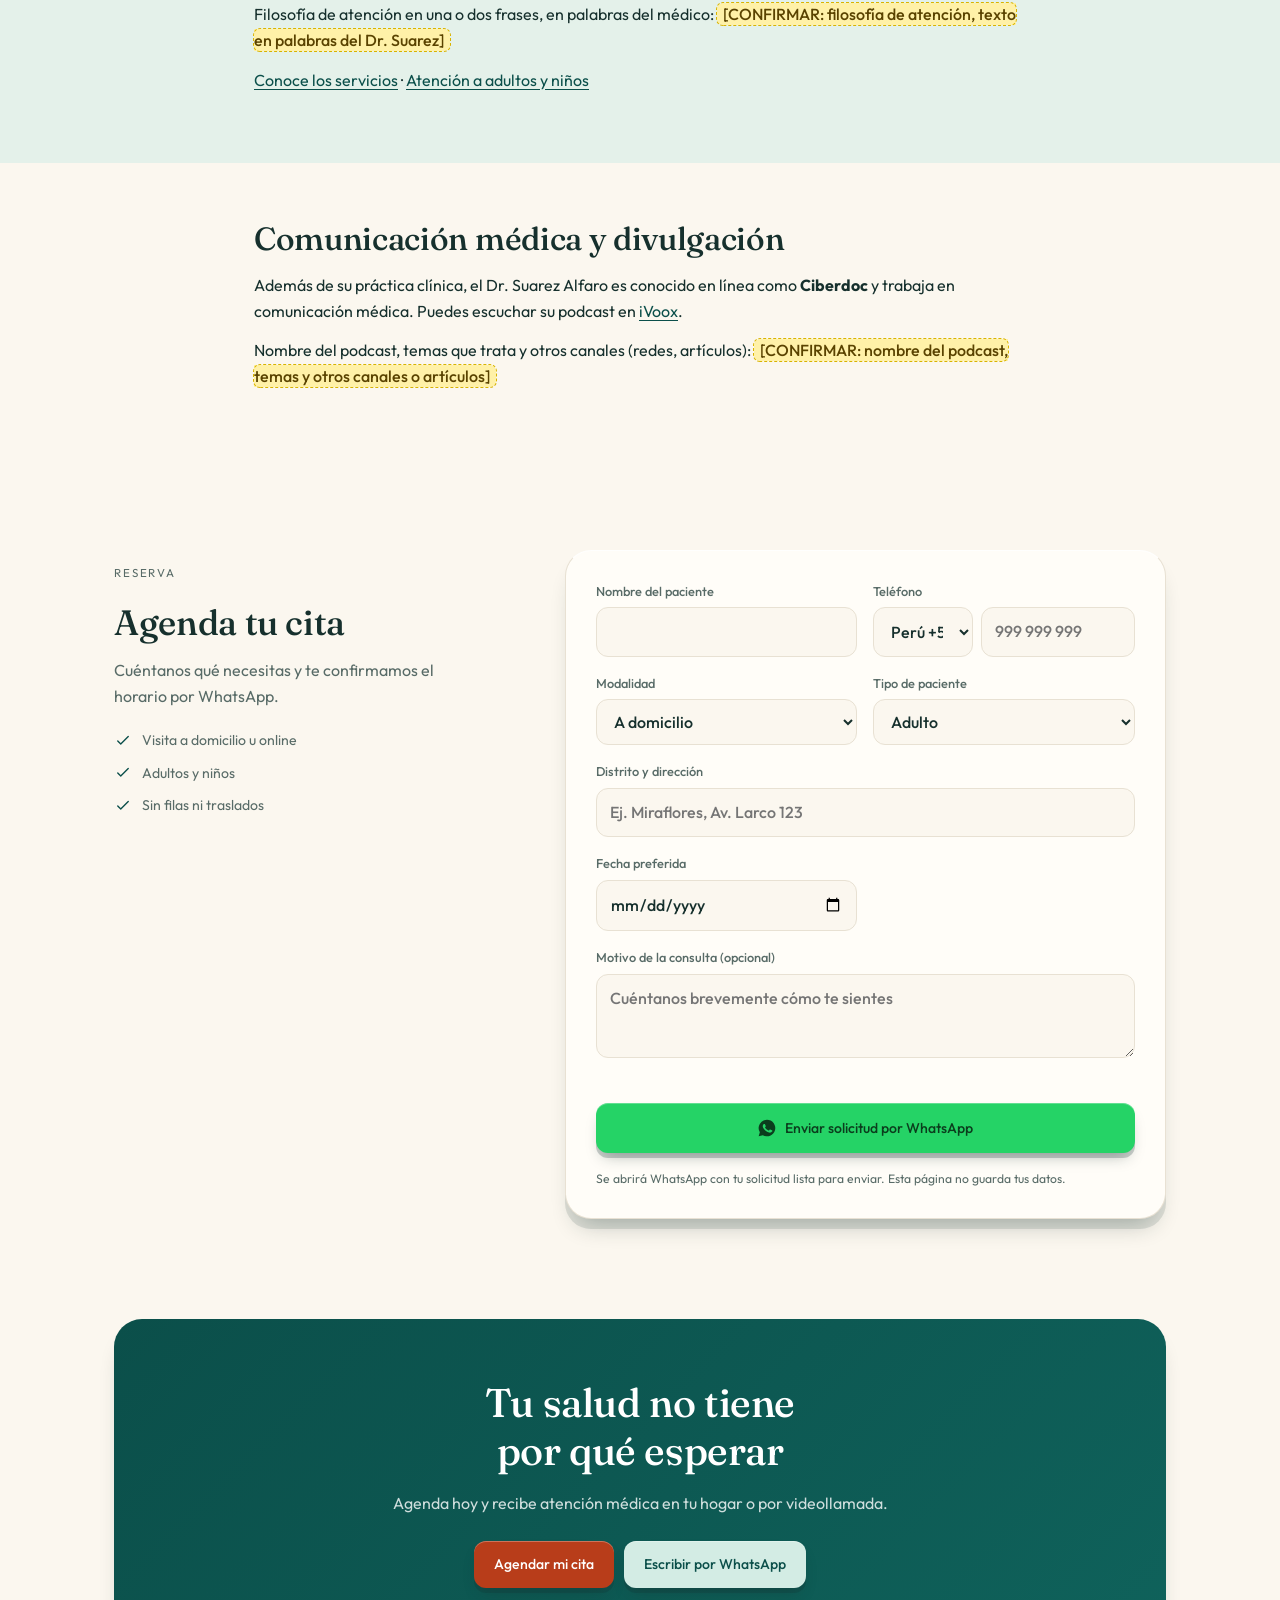
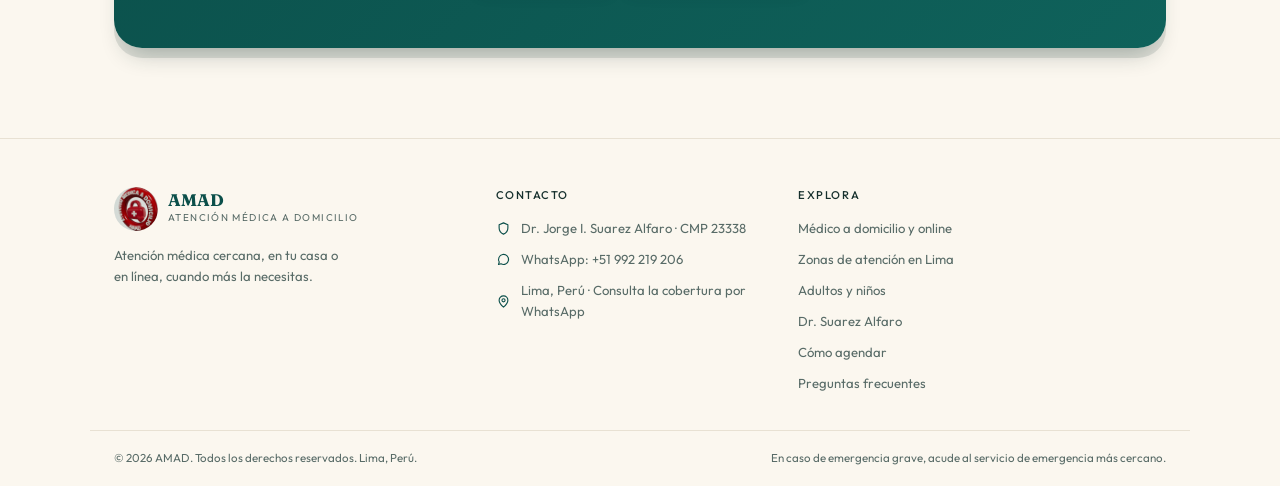
<file: master/medico.html>
<!DOCTYPE html>
<html lang="es-PE">
<head>
  <meta charset="utf-8">
  <meta name="viewport" content="width=device-width, initial-scale=1, viewport-fit=cover">
  <title>Dr. Jorge Suarez Alfaro, médico colegiado (CMP 23338) | AMAD</title>
  <meta name="description" content="Conoce al Dr. Jorge Isaac Suarez Alfaro, médico cirujano colegiado (CMP 23338) que atiende a domicilio y online en Lima a adultos y niños.">
  <meta name="author" content="Dr. Jorge Isaac Suarez Alfaro">
  <meta name="theme-color" content="#0b4f4a">
  <link rel="canonical" href="https://www.atencionmedica.online/medico.html">
  <link rel="alternate" hreflang="es-PE" href="https://www.atencionmedica.online/medico.html">
  <meta name="robots" content="index, follow, max-image-preview:large, max-snippet:-1, max-video-preview:-1">
  <meta name="geo.region" content="PE-LIM">
  <meta name="geo.placename" content="Lima, Perú">
  <meta property="og:type" content="website">
  <meta property="og:locale" content="es_PE">
  <meta property="og:site_name" content="AMAD · Atención médica a domicilio">
  <meta property="og:title" content="Dr. Jorge Suarez Alfaro, médico colegiado (CMP 23338) | AMAD">
  <meta property="og:description" content="Conoce al Dr. Jorge Isaac Suarez Alfaro, médico cirujano colegiado (CMP 23338) que atiende a domicilio y online en Lima a adultos y niños.">
  <meta property="og:url" content="https://www.atencionmedica.online/medico.html">
  <meta property="og:image" content="https://www.atencionmedica.online/og-image.jpg">
  <meta property="og:image:width" content="1200">
  <meta property="og:image:height" content="630">
  <meta property="og:image:alt" content="AMAD · Atención médica a domicilio y online en Lima">
  <meta name="twitter:card" content="summary_large_image">
  <meta name="twitter:title" content="Dr. Jorge Suarez Alfaro, médico colegiado (CMP 23338) | AMAD">
  <meta name="twitter:description" content="Conoce al Dr. Jorge Isaac Suarez Alfaro, médico cirujano colegiado (CMP 23338) que atiende a domicilio y online en Lima a adultos y niños.">
  <meta name="twitter:image" content="https://www.atencionmedica.online/og-image.jpg">
  <script type="application/ld+json">
{
  "@context": "https://schema.org",
  "@graph": [
    {
      "@type": "WebSite",
      "@id": "https://www.atencionmedica.online/#website",
      "url": "https://www.atencionmedica.online/",
      "name": "AMAD · Atención médica a domicilio",
      "inLanguage": "es-PE",
      "publisher": {
        "@id": "https://www.atencionmedica.online/#negocio"
      }
    },
    {
      "@type": [
        "MedicalBusiness",
        "Physician"
      ],
      "@id": "https://www.atencionmedica.online/#negocio",
      "name": "AMAD · Atención médica a domicilio",
      "alternateName": [
        "AMAD",
        "Atención médica a domicilio Lima"
      ],
      "description": "Atención médica a domicilio y consulta online por videollamada para adultos y niños en Lima, Perú, a cargo de un médico colegiado.",
      "url": "https://www.atencionmedica.online/",
      "logo": {
        "@type": "ImageObject",
        "url": "https://www.atencionmedica.online/logo.gif"
      },
      "image": [
        "https://www.atencionmedica.online/og-image.jpg",
        "https://www.atencionmedica.online/AMAD.png"
      ],
      "telephone": "+51992219206",
      "medicalSpecialty": "https://schema.org/PrimaryCare",
      "availableLanguage": {
        "@type": "Language",
        "name": "Spanish",
        "alternateName": "es"
      },
      "address": {
        "@type": "PostalAddress",
        "addressLocality": "Lima",
        "addressRegion": "Lima",
        "addressCountry": "PE"
      },
      "areaServed": [
        {
          "@type": "City",
          "name": "Lima"
        },
        {
          "@type": "AdministrativeArea",
          "name": "Lima Metropolitana"
        }
      ],
      "contactPoint": {
        "@type": "ContactPoint",
        "contactType": "reservas",
        "telephone": "+51992219206",
        "availableLanguage": "es",
        "areaServed": "PE"
      },
      "hasOfferCatalog": {
        "@type": "OfferCatalog",
        "name": "Servicios de atención médica",
        "itemListElement": [
          {
            "@type": "Offer",
            "itemOffered": {
              "@type": "Service",
              "name": "Consulta médica a domicilio en Lima",
              "serviceType": "Visita médica a domicilio",
              "areaServed": {
                "@type": "City",
                "name": "Lima"
              },
              "audience": {
                "@type": "PeopleAudience",
                "audienceType": "Adultos y niños"
              }
            }
          },
          {
            "@type": "Offer",
            "itemOffered": {
              "@type": "Service",
              "name": "Consulta médica online por videollamada",
              "serviceType": "Telemedicina",
              "audience": {
                "@type": "PeopleAudience",
                "audienceType": "Adultos y niños"
              }
            }
          }
        ]
      },
      "founder": {
        "@id": "https://www.atencionmedica.online/#doctor"
      },
      "employee": {
        "@id": "https://www.atencionmedica.online/#doctor"
      },
      "sameAs": [
        "https://www.linkedin.com/in/doctorsuarez/",
        "https://go.ivoox.com/sq/340"
      ]
    },
    {
      "@type": "Person",
      "@id": "https://www.atencionmedica.online/#doctor",
      "name": "Jorge Isaac Suarez Alfaro",
      "alternateName": "Ciberdoc",
      "honorificPrefix": "Dr.",
      "jobTitle": "Médico cirujano",
      "image": "https://www.atencionmedica.online/doctor.jpg",
      "url": "https://www.atencionmedica.online/#medico",
      "worksFor": {
        "@id": "https://www.atencionmedica.online/#negocio"
      },
      "identifier": {
        "@type": "PropertyValue",
        "name": "Colegio Médico del Perú (CMP)",
        "value": "23338"
      },
      "hasCredential": {
        "@type": "EducationalOccupationalCredential",
        "credentialCategory": "Colegiatura médica",
        "name": "CMP 23338",
        "recognizedBy": {
          "@type": "Organization",
          "name": "Colegio Médico del Perú",
          "url": "https://www.cmp.org.pe/"
        }
      },
      "knowsAbout": [
        "Atención médica a domicilio",
        "Telemedicina",
        "Salud familiar",
        "Medicina general",
        "Comunicación médica"
      ],
      "sameAs": [
        "https://www.linkedin.com/in/doctorsuarez/"
      ]
    },
    {
      "@type": "ProfilePage",
      "@id": "https://www.atencionmedica.online/medico.html#webpage",
      "url": "https://www.atencionmedica.online/medico.html",
      "name": "Dr. Jorge Suarez Alfaro, médico colegiado (CMP 23338) | AMAD",
      "description": "Conoce al Dr. Jorge Isaac Suarez Alfaro, médico cirujano colegiado (CMP 23338) que atiende a domicilio y online en Lima a adultos y niños.",
      "inLanguage": "es-PE",
      "isPartOf": {
        "@id": "https://www.atencionmedica.online/#website"
      },
      "about": {
        "@id": "https://www.atencionmedica.online/#negocio"
      },
      "dateModified": "2026-10-12",
      "breadcrumb": {
        "@id": "https://www.atencionmedica.online/medico.html#breadcrumb"
      },
      "mainEntity": {
        "@id": "https://www.atencionmedica.online/#doctor"
      }
    },
    {
      "@type": "BreadcrumbList",
      "@id": "https://www.atencionmedica.online/medico.html#breadcrumb",
      "itemListElement": [
        {
          "@type": "ListItem",
          "position": 1,
          "name": "Inicio",
          "item": "https://www.atencionmedica.online/"
        },
        {
          "@type": "ListItem",
          "position": 2,
          "name": "Tu médico",
          "item": "https://www.atencionmedica.online/medico.html"
        }
      ]
    }
  ]
}
  </script>
  <link rel="icon" href="AMAD.ico" type="image/x-icon">
  <link rel="preconnect" href="https://fonts.googleapis.com">
  <link rel="preconnect" href="https://fonts.gstatic.com" crossorigin>
  <link href="https://fonts.googleapis.com/css2?family=Fraunces:ital,opsz,wght@0,9..144,400;0,9..144,500;1,9..144,400&family=Outfit:wght@300;400;500;600&display=swap" rel="stylesheet">
  <link rel="stylesheet" href="styles.css">
</head>
<body>
<header>
  <div class="wrap nav">
    <a class="brand" href="/"><img class="logo" src="logo.gif" alt="AMAD, atención médica a domicilio en Lima" width="44" height="44"><span><b>AMAD</b><small>Atención médica a domicilio</small></span></a>
    <nav class="menu" aria-label="Principal"><a href="servicios.html">Servicios</a><a href="cita.html">Cómo funciona</a><a href="pacientes.html">Pacientes</a><a href="medico.html" aria-current="page">Tu médico</a><a href="preguntas.html">Preguntas</a></nav>
    <div class="nav-r"><a class="btn sm" href="#agendar">Agendar cita</a></div>
  </div>
</header>

<main id="top">
<nav class="crumbs wrap" aria-label="Migas de pan"><a href="/">Inicio</a><span aria-hidden="true">›</span><span aria-current="page">Tu médico</span></nav>
<section class="page-head">
  <div class="wrap sec-head">
    <p class="eyebrow">Tu médico</p>
    <h1>Dr. Jorge Isaac Suarez Alfaro, médico cirujano en Lima</h1>
    <p class="lead">Médico cirujano colegiado y recertificado (CMP 23338), responsable de AMAD. Atiende a adultos y niños en visitas a domicilio y por consulta online en Lima.</p>
    <div class="cta"><a class="btn" href="#agendar">Agendar mi cita</a><a class="btn mint" href="https://wa.me/51992219206?text=Hola%2C%20quisiera%20agendar%20una%20cita." target="_blank" rel="noopener">Escribir por WhatsApp</a></div>
  </div>
</section>

<section class="block"><div class="wrap">
  <div class="dcard wide">
    <img src="doctor.jpg" alt="Dr. Jorge Isaac Suarez Alfaro, médico cirujano en Lima" width="84" height="84">
    <div><h3>Dr. Jorge Isaac Suarez Alfaro <svg viewBox="0 0 24 24"><circle cx="12" cy="12" r="9"/><path d="m8 12 3 3 5-6"/></svg></h3>
      <p class="role">Médico cirujano · Responsable de AMAD · CMP 23338</p>
      <p class="meta"><svg viewBox="0 0 24 24"><path d="M12 21s-7-6-7-11a7 7 0 0 1 14 0c0 5-7 11-7 11Z"/><circle cx="12" cy="10" r="2.500"/></svg>Lima, Perú · Adultos y niños</p>
      <div class="row"><a class="btn dark sm" href="https://www.linkedin.com/in/doctorsuarez/" target="_blank" rel="me noopener">Ver perfil en LinkedIn</a></div></div>
  </div>
</div></section>

<section class="block alt" id="colegiatura"><div class="wrap prose">
  <h2>Colegiatura y recertificación</h2>
  <p>El Dr. Suarez Alfaro es médico cirujano colegiado en el Colegio Médico del Perú con el número <strong>CMP 23338</strong> y cuenta con recertificación. Puedes verificar su colegiatura en el <a href="https://www.cmp.org.pe/" target="_blank" rel="noopener">sitio del Colegio Médico del Perú</a>.</p>
  <p>Fecha de recertificación y vigencia: <mark class="todo">[CONFIRMAR: fecha de recertificación y vigencia]</mark></p>
</div></section>

<section class="block" id="formacion"><div class="wrap prose">
  <h2>Formación y experiencia</h2>
  <ul><li>Universidad y año de egreso: <mark class="todo">[CONFIRMAR: universidad y año de egreso]</mark></li><li>Especialidad, residencia o estudios adicionales: <mark class="todo">[CONFIRMAR: especialidad, residencia o estudios adicionales]</mark></li><li>Años de experiencia clínica: <mark class="todo">[CONFIRMAR: años de experiencia clínica]</mark></li><li>Experiencia en telemedicina y atención domiciliaria: <mark class="todo">[CONFIRMAR: experiencia en telemedicina y atención domiciliaria]</mark></li><li>Instituciones donde ha trabajado: <mark class="todo">[CONFIRMAR: instituciones donde ha trabajado]</mark></li></ul>
</div></section>

<section class="block alt" id="enfoque"><div class="wrap prose">
  <h2>Cómo atiende</h2>
  <p>Atención personalizada y de confianza, directamente con el médico responsable, con tiempo para escucharte. Atiende a adultos y niños, en visitas a domicilio y por consulta online.</p>
  <p>Filosofía de atención en una o dos frases, en palabras del médico: <mark class="todo">[CONFIRMAR: filosofía de atención, texto en palabras del Dr. Suarez]</mark></p>
  <p><a href="servicios.html">Conoce los servicios</a> · <a href="pacientes.html">Atención a adultos y niños</a></p>
</div></section>

<section class="block" id="divulgacion"><div class="wrap prose">
  <h2>Comunicación médica y divulgación</h2>
  <p>Además de su práctica clínica, el Dr. Suarez Alfaro es conocido en línea como <strong>Ciberdoc</strong> y trabaja en comunicación médica. Puedes escuchar su podcast en <a href="https://go.ivoox.com/sq/340" target="_blank" rel="noopener">iVoox</a>.</p>
  <p>Nombre del podcast, temas que trata y otros canales (redes, artículos): <mark class="todo">[CONFIRMAR: nombre del podcast, temas y otros canales o artículos]</mark></p>
</div></section>

<section class="book" id="agendar">
  <div class="wrap book-grid">
    <div class="side">
      <p class="eyebrow" style="text-align:left">Reserva</p>
      <h2>Agenda tu cita</h2>
      <p>Cuéntanos qué necesitas y te confirmamos el horario por WhatsApp.</p>
      <ul>
        <li><svg viewBox="0 0 24 24"><path d="m5 12 4 4 10-10"/></svg>Visita a domicilio u online</li>
        <li><svg viewBox="0 0 24 24"><path d="m5 12 4 4 10-10"/></svg>Adultos y niños</li>
        <li><svg viewBox="0 0 24 24"><path d="m5 12 4 4 10-10"/></svg>Sin filas ni traslados</li>
      </ul>
    </div>
    <form class="f" id="bookForm" novalidate>
      <label>Nombre del paciente<input name="nombre" autocomplete="name" required></label>
      <label>Teléfono<span class="tel"><select id="cc" aria-label="Prefijo del país" autocomplete="tel-country-code"><option value="51" selected>Perú +51</option><option value="54">Argentina +54</option><option value="591">Bolivia +591</option><option value="55">Brasil +55</option><option value="1">Canadá +1</option><option value="56">Chile +56</option><option value="57">Colombia +57</option><option value="506">Costa Rica +506</option><option value="53">Cuba +53</option><option value="593">Ecuador +593</option><option value="503">El Salvador +503</option><option value="34">España +34</option><option value="1">Estados Unidos +1</option><option value="33">Francia +33</option><option value="49">Alemania +49</option><option value="502">Guatemala +502</option><option value="504">Honduras +504</option><option value="39">Italia +39</option><option value="52">México +52</option><option value="505">Nicaragua +505</option><option value="507">Panamá +507</option><option value="595">Paraguay +595</option><option value="1">Puerto Rico +1</option><option value="1">Rep. Dominicana +1</option><option value="44">Reino Unido +44</option><option value="598">Uruguay +598</option><option value="58">Venezuela +58</option></select><input id="t" name="tel" type="tel" inputmode="tel" autocomplete="tel-national" placeholder="999 999 999" aria-label="Número de teléfono"></span></label>
      <label>Modalidad<select name="modalidad" id="modalidad"><option>A domicilio</option><option>Online</option></select></label>
      <label>Tipo de paciente<select name="tipo"><option>Adulto</option><option>Niño</option></select></label>
      <label class="full" id="distritoBox">Distrito y dirección<input name="direccion" id="direccion" placeholder="Ej. Miraflores, Av. Larco 123"></label>
      <label>Fecha preferida<input name="fecha" type="date" id="fecha" required></label>
      <label class="full">Motivo de la consulta (opcional)<textarea name="msg" placeholder="Cuéntanos brevemente cómo te sientes"></textarea></label>
      <p class="err full" id="err" role="alert"></p>
      <button class="btn full" type="submit"><svg viewBox="0 0 24 24"><path d="M12 2a10 10 0 0 0-8.600 15.100L2 22l5-1.300A10 10 0 1 0 12 2Zm5.800 14.200c-.2.700-1.300 1.300-1.800 1.300-.5.100-1 .2-3.300-.7-2.800-1.100-4.600-4-4.700-4.200-.1-.2-1.100-1.500-1.100-2.800s.7-2 1-2.300c.2-.3.500-.3.700-.3h.5c.2 0 .4 0 .6.500l.8 1.900c.1.200.1.300 0 .500l-.3.400-.4.400c-.1.100-.3.300-.1.600.2.300.8 1.300 1.700 2.100 1.200 1 2.100 1.300 2.400 1.500.3.100.5.100.6-.1l.9-1.100c.2-.2.400-.2.600-.1l1.900.9c.2.100.4.200.5.300.1.200.1.800-.1 1.400Z"/></svg>Enviar solicitud por WhatsApp</button>
      <p class="note full">Se abrirá WhatsApp con tu solicitud lista para enviar. Esta página no guarda tus datos.</p>
    </form>
  </div>
</section>
<section class="cta-band">
  <div class="wrap"><div class="band">
    <h2>Tu salud no tiene<br>por qué esperar</h2>
    <p>Agenda hoy y recibe atención médica en tu hogar o por videollamada.</p>
    <div class="cta"><a class="btn" href="#agendar">Agendar mi cita</a><a class="btn mint" href="https://wa.me/51992219206" target="_blank" rel="noopener">Escribir por WhatsApp</a></div>
  </div></div>
</section>
</main>

<footer>
  <div class="wrap foot">
    <div><a class="brand" href="/"><img class="logo" src="logo.gif" alt="AMAD, atención médica a domicilio en Lima" width="44" height="44"><span><b>AMAD</b><small>Atención médica a domicilio</small></span></a><p>Atención médica cercana, en tu casa o en línea, cuando más la necesitas.</p></div>
    <div><h4>Contacto</h4><ul>
      <li><svg viewBox="0 0 24 24"><path d="M12 3 5 6v5c0 4.500 3 8 7 10 4-2 7-5.500 7-10V6l-7-3Z"/></svg>Dr. Jorge I. Suarez Alfaro · CMP 23338</li>
      <li><svg viewBox="0 0 24 24"><path d="M4 20l1.200-4A8 8 0 1 1 8 18.800L4 20Z"/></svg><a href="https://wa.me/51992219206" target="_blank" rel="noopener">WhatsApp: +51 992 219 206</a></li>
      <li><svg viewBox="0 0 24 24"><path d="M12 21s-7-6-7-11a7 7 0 0 1 14 0c0 5-7 11-7 11Z"/><circle cx="12" cy="10" r="2.500"/></svg>Lima, Perú · Consulta la cobertura por WhatsApp</li></ul></div>
    <div><h4>Explora</h4><ul>
      <li><a href="servicios.html">Médico a domicilio y online</a></li>
      <li><a href="servicios.html#zonas">Zonas de atención en Lima</a></li>
      <li><a href="pacientes.html">Adultos y niños</a></li>
      <li><a href="medico.html">Dr. Suarez Alfaro</a></li>
      <li><a href="cita.html">Cómo agendar</a></li>
      <li><a href="preguntas.html">Preguntas frecuentes</a></li></ul></div>
  </div>
  <div class="wrap legal"><span>© 2026 AMAD. Todos los derechos reservados. Lima, Perú.</span><span>En caso de emergencia grave, acude al servicio de emergencia más cercano.</span></div>
</footer>

<a class="wa-fab" rel="noopener" href="https://wa.me/51992219206?text=Hola%2C%20quisiera%20agendar%20una%20cita." target="_blank" rel="noopener" aria-label="Escribir por WhatsApp"><svg viewBox="0 0 24 24"><path d="M12 2a10 10 0 0 0-8.600 15.100L2 22l5-1.300A10 10 0 1 0 12 2Zm5.800 14.200c-.2.700-1.300 1.300-1.800 1.300-.5.100-1 .2-3.300-.7-2.800-1.100-4.600-4-4.700-4.200-.1-.2-1.100-1.500-1.100-2.800s.7-2 1-2.300c.2-.3.500-.3.700-.3h.5c.2 0 .4 0 .6.500l.8 1.900c.1.200.1.300 0 .500l-.3.400-.4.400c-.1.100-.3.300-.1.600.2.300.8 1.300 1.700 2.100 1.200 1 2.100 1.300 2.400 1.500.3.100.5.100.6-.1l.9-1.100c.2-.2.400-.2.600-.1l1.900.9c.2.100.4.200.5.300.1.200.1.800-.1 1.400Z"/></svg><span>WhatsApp</span></a>

<script src="form.js" defer></script>
</body>
</html>
</file>
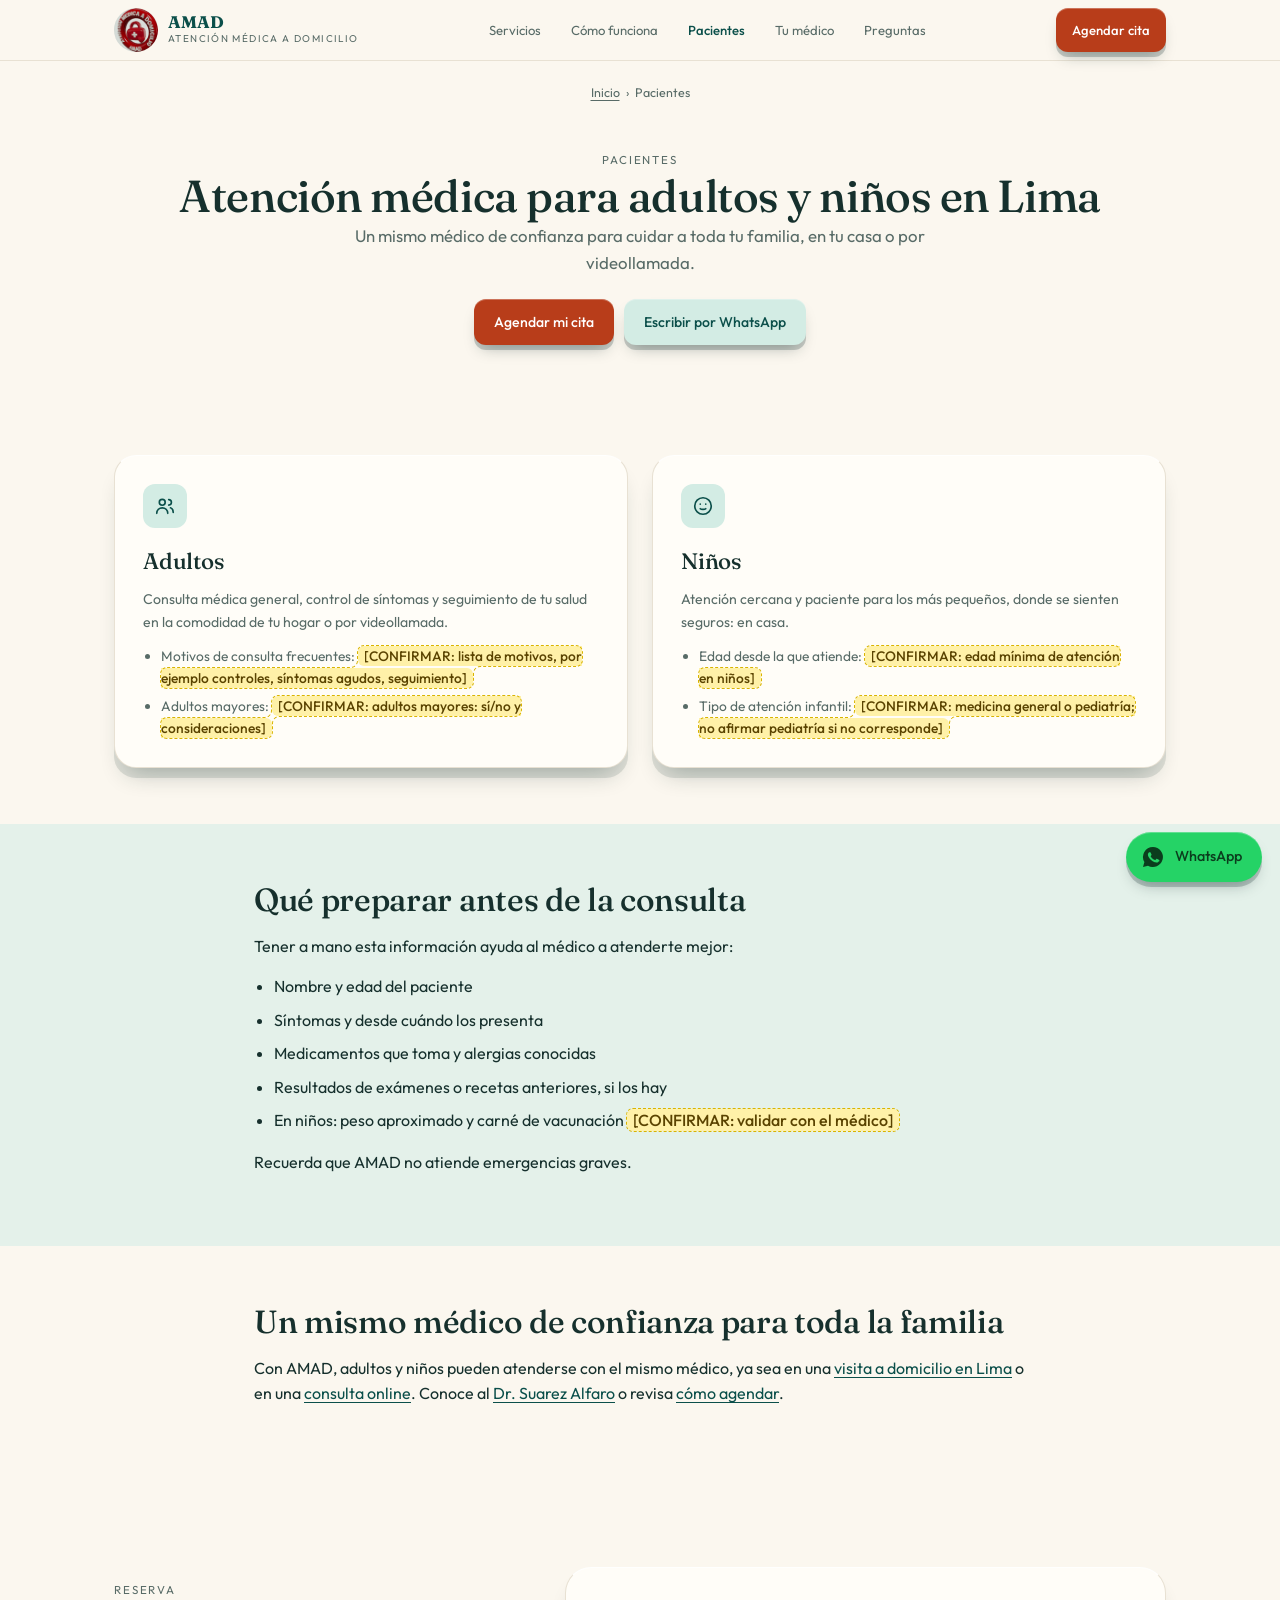
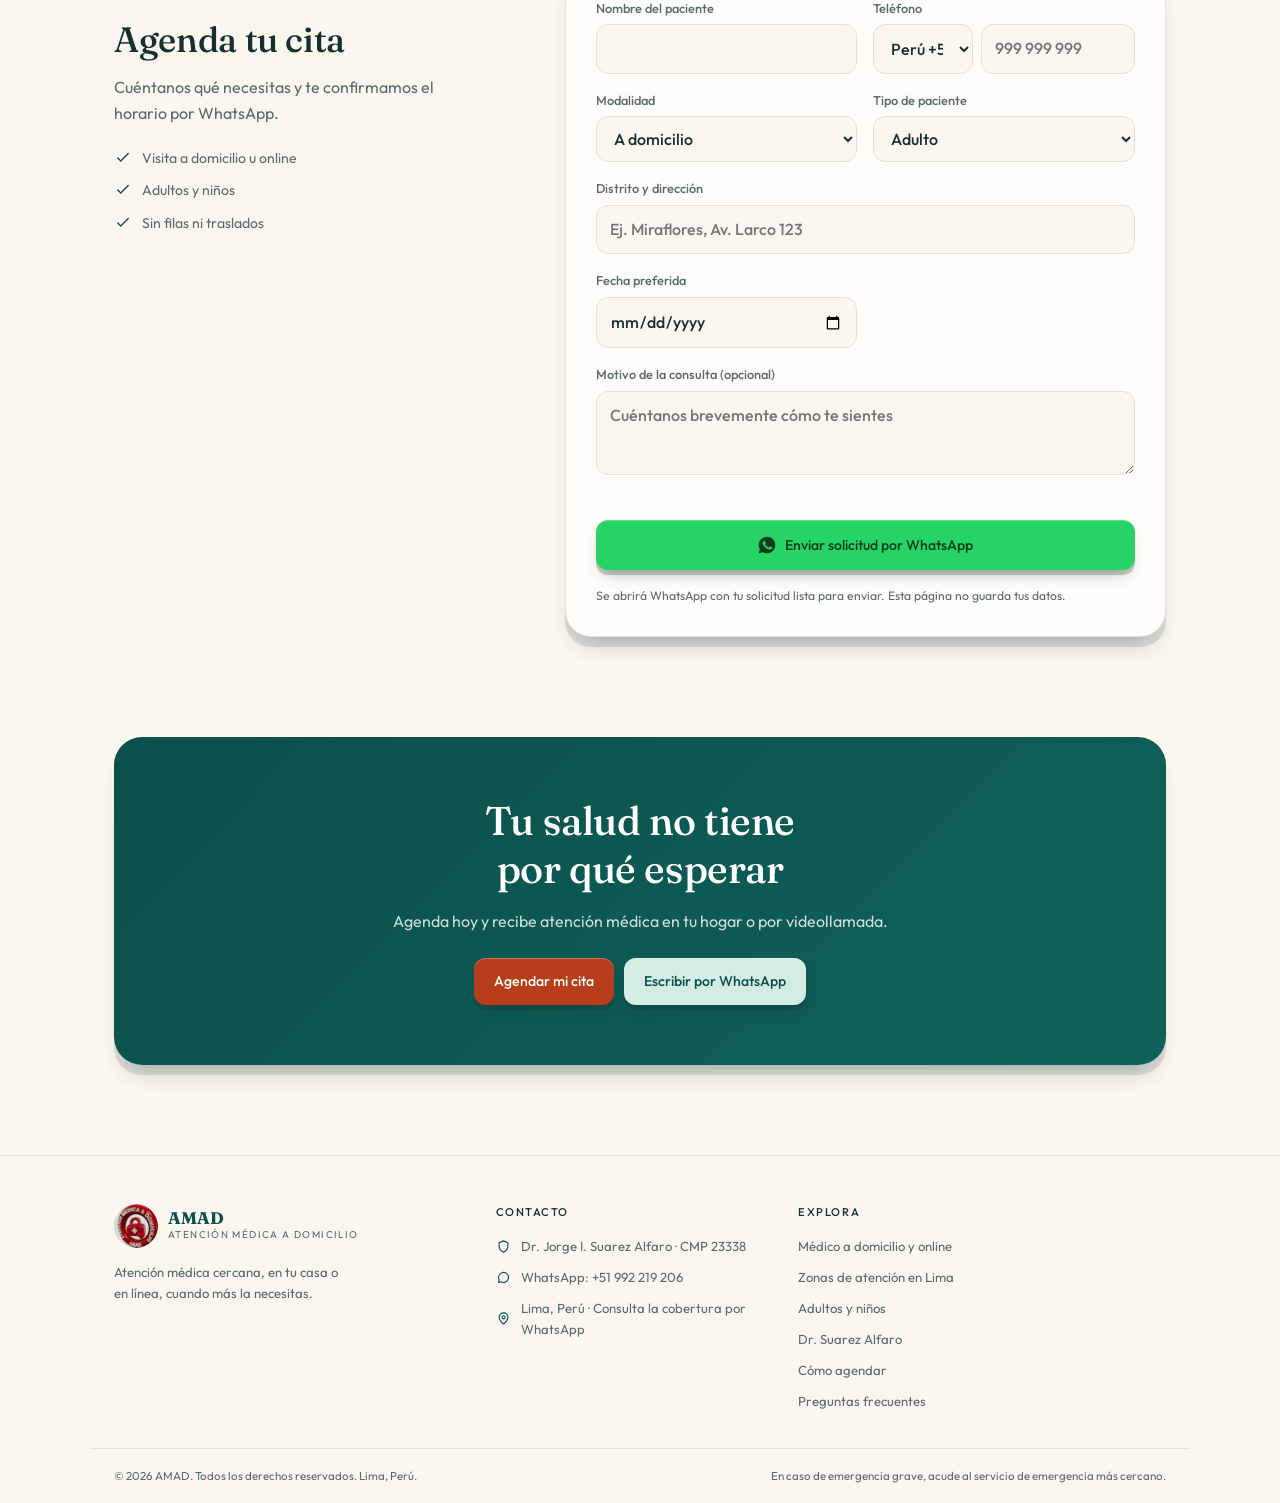
<file: master/pacientes.html>
<!DOCTYPE html>
<html lang="es-PE">
<head>
  <meta charset="utf-8">
  <meta name="viewport" content="width=device-width, initial-scale=1, viewport-fit=cover">
  <title>Atención médica para adultos y niños en Lima | AMAD</title>
  <meta name="description" content="Médico colegiado para adultos y niños en Lima, a domicilio y por videollamada. Un mismo médico de confianza para toda tu familia.">
  <meta name="author" content="Dr. Jorge Isaac Suarez Alfaro">
  <meta name="theme-color" content="#0b4f4a">
  <link rel="canonical" href="https://www.atencionmedica.online/pacientes.html">
  <link rel="alternate" hreflang="es-PE" href="https://www.atencionmedica.online/pacientes.html">
  <meta name="robots" content="index, follow, max-image-preview:large, max-snippet:-1, max-video-preview:-1">
  <meta name="geo.region" content="PE-LIM">
  <meta name="geo.placename" content="Lima, Perú">
  <meta property="og:type" content="website">
  <meta property="og:locale" content="es_PE">
  <meta property="og:site_name" content="AMAD · Atención médica a domicilio">
  <meta property="og:title" content="Atención médica para adultos y niños en Lima | AMAD">
  <meta property="og:description" content="Médico colegiado para adultos y niños en Lima, a domicilio y por videollamada. Un mismo médico de confianza para toda tu familia.">
  <meta property="og:url" content="https://www.atencionmedica.online/pacientes.html">
  <meta property="og:image" content="https://www.atencionmedica.online/og-image.jpg">
  <meta property="og:image:width" content="1200">
  <meta property="og:image:height" content="630">
  <meta property="og:image:alt" content="AMAD · Atención médica a domicilio y online en Lima">
  <meta name="twitter:card" content="summary_large_image">
  <meta name="twitter:title" content="Atención médica para adultos y niños en Lima | AMAD">
  <meta name="twitter:description" content="Médico colegiado para adultos y niños en Lima, a domicilio y por videollamada. Un mismo médico de confianza para toda tu familia.">
  <meta name="twitter:image" content="https://www.atencionmedica.online/og-image.jpg">
  <script type="application/ld+json">
{
  "@context": "https://schema.org",
  "@graph": [
    {
      "@type": "WebSite",
      "@id": "https://www.atencionmedica.online/#website",
      "url": "https://www.atencionmedica.online/",
      "name": "AMAD · Atención médica a domicilio",
      "inLanguage": "es-PE",
      "publisher": {
        "@id": "https://www.atencionmedica.online/#negocio"
      }
    },
    {
      "@type": [
        "MedicalBusiness",
        "Physician"
      ],
      "@id": "https://www.atencionmedica.online/#negocio",
      "name": "AMAD · Atención médica a domicilio",
      "alternateName": [
        "AMAD",
        "Atención médica a domicilio Lima"
      ],
      "description": "Atención médica a domicilio y consulta online por videollamada para adultos y niños en Lima, Perú, a cargo de un médico colegiado.",
      "url": "https://www.atencionmedica.online/",
      "logo": {
        "@type": "ImageObject",
        "url": "https://www.atencionmedica.online/logo.gif"
      },
      "image": [
        "https://www.atencionmedica.online/og-image.jpg",
        "https://www.atencionmedica.online/AMAD.png"
      ],
      "telephone": "+51992219206",
      "medicalSpecialty": "https://schema.org/PrimaryCare",
      "availableLanguage": {
        "@type": "Language",
        "name": "Spanish",
        "alternateName": "es"
      },
      "address": {
        "@type": "PostalAddress",
        "addressLocality": "Lima",
        "addressRegion": "Lima",
        "addressCountry": "PE"
      },
      "areaServed": [
        {
          "@type": "City",
          "name": "Lima"
        },
        {
          "@type": "AdministrativeArea",
          "name": "Lima Metropolitana"
        }
      ],
      "contactPoint": {
        "@type": "ContactPoint",
        "contactType": "reservas",
        "telephone": "+51992219206",
        "availableLanguage": "es",
        "areaServed": "PE"
      },
      "hasOfferCatalog": {
        "@type": "OfferCatalog",
        "name": "Servicios de atención médica",
        "itemListElement": [
          {
            "@type": "Offer",
            "itemOffered": {
              "@type": "Service",
              "name": "Consulta médica a domicilio en Lima",
              "serviceType": "Visita médica a domicilio",
              "areaServed": {
                "@type": "City",
                "name": "Lima"
              },
              "audience": {
                "@type": "PeopleAudience",
                "audienceType": "Adultos y niños"
              }
            }
          },
          {
            "@type": "Offer",
            "itemOffered": {
              "@type": "Service",
              "name": "Consulta médica online por videollamada",
              "serviceType": "Telemedicina",
              "audience": {
                "@type": "PeopleAudience",
                "audienceType": "Adultos y niños"
              }
            }
          }
        ]
      },
      "founder": {
        "@id": "https://www.atencionmedica.online/#doctor"
      },
      "employee": {
        "@id": "https://www.atencionmedica.online/#doctor"
      },
      "sameAs": [
        "https://www.linkedin.com/in/doctorsuarez/",
        "https://go.ivoox.com/sq/340"
      ]
    },
    {
      "@type": "Person",
      "@id": "https://www.atencionmedica.online/#doctor",
      "name": "Jorge Isaac Suarez Alfaro",
      "alternateName": "Ciberdoc",
      "honorificPrefix": "Dr.",
      "jobTitle": "Médico cirujano",
      "image": "https://www.atencionmedica.online/doctor.jpg",
      "url": "https://www.atencionmedica.online/#medico",
      "worksFor": {
        "@id": "https://www.atencionmedica.online/#negocio"
      },
      "identifier": {
        "@type": "PropertyValue",
        "name": "Colegio Médico del Perú (CMP)",
        "value": "23338"
      },
      "hasCredential": {
        "@type": "EducationalOccupationalCredential",
        "credentialCategory": "Colegiatura médica",
        "name": "CMP 23338",
        "recognizedBy": {
          "@type": "Organization",
          "name": "Colegio Médico del Perú",
          "url": "https://www.cmp.org.pe/"
        }
      },
      "knowsAbout": [
        "Atención médica a domicilio",
        "Telemedicina",
        "Salud familiar",
        "Medicina general",
        "Comunicación médica"
      ],
      "sameAs": [
        "https://www.linkedin.com/in/doctorsuarez/"
      ]
    },
    {
      "@type": "WebPage",
      "@id": "https://www.atencionmedica.online/pacientes.html#webpage",
      "url": "https://www.atencionmedica.online/pacientes.html",
      "name": "Atención médica para adultos y niños en Lima | AMAD",
      "description": "Médico colegiado para adultos y niños en Lima, a domicilio y por videollamada. Un mismo médico de confianza para toda tu familia.",
      "inLanguage": "es-PE",
      "isPartOf": {
        "@id": "https://www.atencionmedica.online/#website"
      },
      "about": {
        "@id": "https://www.atencionmedica.online/#negocio"
      },
      "dateModified": "2026-10-12",
      "breadcrumb": {
        "@id": "https://www.atencionmedica.online/pacientes.html#breadcrumb"
      },
      "audience": {
        "@type": "PeopleAudience",
        "audienceType": "Adultos y niños"
      }
    },
    {
      "@type": "BreadcrumbList",
      "@id": "https://www.atencionmedica.online/pacientes.html#breadcrumb",
      "itemListElement": [
        {
          "@type": "ListItem",
          "position": 1,
          "name": "Inicio",
          "item": "https://www.atencionmedica.online/"
        },
        {
          "@type": "ListItem",
          "position": 2,
          "name": "Pacientes",
          "item": "https://www.atencionmedica.online/pacientes.html"
        }
      ]
    }
  ]
}
  </script>
  <link rel="icon" href="AMAD.ico" type="image/x-icon">
  <link rel="preconnect" href="https://fonts.googleapis.com">
  <link rel="preconnect" href="https://fonts.gstatic.com" crossorigin>
  <link href="https://fonts.googleapis.com/css2?family=Fraunces:ital,opsz,wght@0,9..144,400;0,9..144,500;1,9..144,400&family=Outfit:wght@300;400;500;600&display=swap" rel="stylesheet">
  <link rel="stylesheet" href="styles.css">
</head>
<body>
<header>
  <div class="wrap nav">
    <a class="brand" href="/"><img class="logo" src="logo.gif" alt="AMAD, atención médica a domicilio en Lima" width="44" height="44"><span><b>AMAD</b><small>Atención médica a domicilio</small></span></a>
    <nav class="menu" aria-label="Principal"><a href="servicios.html">Servicios</a><a href="cita.html">Cómo funciona</a><a href="pacientes.html" aria-current="page">Pacientes</a><a href="medico.html">Tu médico</a><a href="preguntas.html">Preguntas</a></nav>
    <div class="nav-r"><a class="btn sm" href="#agendar">Agendar cita</a></div>
  </div>
</header>

<main id="top">
<nav class="crumbs wrap" aria-label="Migas de pan"><a href="/">Inicio</a><span aria-hidden="true">›</span><span aria-current="page">Pacientes</span></nav>
<section class="page-head">
  <div class="wrap sec-head">
    <p class="eyebrow">Pacientes</p>
    <h1>Atención médica para adultos y niños en Lima</h1>
    <p class="lead">Un mismo médico de confianza para cuidar a toda tu familia, en tu casa o por videollamada.</p>
    <div class="cta"><a class="btn" href="#agendar">Agendar mi cita</a><a class="btn mint" href="https://wa.me/51992219206?text=Hola%2C%20quisiera%20agendar%20una%20cita." target="_blank" rel="noopener">Escribir por WhatsApp</a></div>
  </div>
</section>

<section class="block"><div class="wrap">
  <div class="two">
    <article class="pcard"><div class="ic"><svg viewBox="0 0 24 24"><circle cx="9" cy="8" r="3.200"/><path d="M3 20c0-3.500 2.700-6 6-6s6 2.500 6 6M16 5a3 3 0 0 1 0 6M18 14c2 .7 3 2.600 3 5"/></svg></div>
      <h2 style="font-size:1.4rem;margin-bottom:8px">Adultos</h2>
      <p>Consulta médica general, control de síntomas y seguimiento de tu salud en la comodidad de tu hogar o por videollamada.</p>
      <ul><li>Motivos de consulta frecuentes: <mark class="todo">[CONFIRMAR: lista de motivos, por ejemplo controles, síntomas agudos, seguimiento]</mark></li><li>Adultos mayores: <mark class="todo">[CONFIRMAR: adultos mayores: sí/no y consideraciones]</mark></li></ul></article>
    <article class="pcard"><div class="ic"><svg viewBox="0 0 24 24"><circle cx="12" cy="12" r="9"/><path d="M9 10h.01M15 10h.01M9 15c1 1 5 1 6 0"/></svg></div>
      <h2 style="font-size:1.4rem;margin-bottom:8px">Niños</h2>
      <p>Atención cercana y paciente para los más pequeños, donde se sienten seguros: en casa.</p>
      <ul><li>Edad desde la que atiende: <mark class="todo">[CONFIRMAR: edad mínima de atención en niños]</mark></li><li>Tipo de atención infantil: <mark class="todo">[CONFIRMAR: medicina general o pediatría; no afirmar pediatría si no corresponde]</mark></li></ul></article>
  </div>
</div></section>

<section class="block alt" id="preparar"><div class="wrap prose">
  <h2>Qué preparar antes de la consulta</h2>
  <p>Tener a mano esta información ayuda al médico a atenderte mejor:</p>
  <ul><li>Nombre y edad del paciente</li><li>Síntomas y desde cuándo los presenta</li><li>Medicamentos que toma y alergias conocidas</li><li>Resultados de exámenes o recetas anteriores, si los hay</li><li>En niños: peso aproximado y carné de vacunación <mark class="todo">[CONFIRMAR: validar con el médico]</mark></li></ul>
  <p>Recuerda que AMAD no atiende emergencias graves.</p>
</div></section>

<section class="block" id="familia"><div class="wrap prose">
  <h2>Un mismo médico de confianza para toda la familia</h2>
  <p>Con AMAD, adultos y niños pueden atenderse con el mismo médico, ya sea en una <a href="servicios.html#domicilio">visita a domicilio en Lima</a> o en una <a href="servicios.html#online">consulta online</a>. Conoce al <a href="medico.html">Dr. Suarez Alfaro</a> o revisa <a href="cita.html">cómo agendar</a>.</p>
</div></section>

<section class="book" id="agendar">
  <div class="wrap book-grid">
    <div class="side">
      <p class="eyebrow" style="text-align:left">Reserva</p>
      <h2>Agenda tu cita</h2>
      <p>Cuéntanos qué necesitas y te confirmamos el horario por WhatsApp.</p>
      <ul>
        <li><svg viewBox="0 0 24 24"><path d="m5 12 4 4 10-10"/></svg>Visita a domicilio u online</li>
        <li><svg viewBox="0 0 24 24"><path d="m5 12 4 4 10-10"/></svg>Adultos y niños</li>
        <li><svg viewBox="0 0 24 24"><path d="m5 12 4 4 10-10"/></svg>Sin filas ni traslados</li>
      </ul>
    </div>
    <form class="f" id="bookForm" novalidate>
      <label>Nombre del paciente<input name="nombre" autocomplete="name" required></label>
      <label>Teléfono<span class="tel"><select id="cc" aria-label="Prefijo del país" autocomplete="tel-country-code"><option value="51" selected>Perú +51</option><option value="54">Argentina +54</option><option value="591">Bolivia +591</option><option value="55">Brasil +55</option><option value="1">Canadá +1</option><option value="56">Chile +56</option><option value="57">Colombia +57</option><option value="506">Costa Rica +506</option><option value="53">Cuba +53</option><option value="593">Ecuador +593</option><option value="503">El Salvador +503</option><option value="34">España +34</option><option value="1">Estados Unidos +1</option><option value="33">Francia +33</option><option value="49">Alemania +49</option><option value="502">Guatemala +502</option><option value="504">Honduras +504</option><option value="39">Italia +39</option><option value="52">México +52</option><option value="505">Nicaragua +505</option><option value="507">Panamá +507</option><option value="595">Paraguay +595</option><option value="1">Puerto Rico +1</option><option value="1">Rep. Dominicana +1</option><option value="44">Reino Unido +44</option><option value="598">Uruguay +598</option><option value="58">Venezuela +58</option></select><input id="t" name="tel" type="tel" inputmode="tel" autocomplete="tel-national" placeholder="999 999 999" aria-label="Número de teléfono"></span></label>
      <label>Modalidad<select name="modalidad" id="modalidad"><option>A domicilio</option><option>Online</option></select></label>
      <label>Tipo de paciente<select name="tipo"><option>Adulto</option><option>Niño</option></select></label>
      <label class="full" id="distritoBox">Distrito y dirección<input name="direccion" id="direccion" placeholder="Ej. Miraflores, Av. Larco 123"></label>
      <label>Fecha preferida<input name="fecha" type="date" id="fecha" required></label>
      <label class="full">Motivo de la consulta (opcional)<textarea name="msg" placeholder="Cuéntanos brevemente cómo te sientes"></textarea></label>
      <p class="err full" id="err" role="alert"></p>
      <button class="btn full" type="submit"><svg viewBox="0 0 24 24"><path d="M12 2a10 10 0 0 0-8.600 15.100L2 22l5-1.300A10 10 0 1 0 12 2Zm5.800 14.200c-.2.700-1.300 1.300-1.800 1.300-.5.100-1 .2-3.300-.7-2.800-1.100-4.600-4-4.700-4.200-.1-.2-1.100-1.500-1.100-2.800s.7-2 1-2.300c.2-.3.500-.3.700-.3h.5c.2 0 .4 0 .6.500l.8 1.900c.1.200.1.300 0 .500l-.3.400-.4.400c-.1.100-.3.300-.1.600.2.300.8 1.300 1.700 2.100 1.200 1 2.100 1.300 2.400 1.500.3.100.5.100.6-.1l.9-1.100c.2-.2.400-.2.600-.1l1.900.9c.2.100.4.200.5.300.1.200.1.800-.1 1.400Z"/></svg>Enviar solicitud por WhatsApp</button>
      <p class="note full">Se abrirá WhatsApp con tu solicitud lista para enviar. Esta página no guarda tus datos.</p>
    </form>
  </div>
</section>
<section class="cta-band">
  <div class="wrap"><div class="band">
    <h2>Tu salud no tiene<br>por qué esperar</h2>
    <p>Agenda hoy y recibe atención médica en tu hogar o por videollamada.</p>
    <div class="cta"><a class="btn" href="#agendar">Agendar mi cita</a><a class="btn mint" href="https://wa.me/51992219206" target="_blank" rel="noopener">Escribir por WhatsApp</a></div>
  </div></div>
</section>
</main>

<footer>
  <div class="wrap foot">
    <div><a class="brand" href="/"><img class="logo" src="logo.gif" alt="AMAD, atención médica a domicilio en Lima" width="44" height="44"><span><b>AMAD</b><small>Atención médica a domicilio</small></span></a><p>Atención médica cercana, en tu casa o en línea, cuando más la necesitas.</p></div>
    <div><h4>Contacto</h4><ul>
      <li><svg viewBox="0 0 24 24"><path d="M12 3 5 6v5c0 4.500 3 8 7 10 4-2 7-5.500 7-10V6l-7-3Z"/></svg>Dr. Jorge I. Suarez Alfaro · CMP 23338</li>
      <li><svg viewBox="0 0 24 24"><path d="M4 20l1.200-4A8 8 0 1 1 8 18.800L4 20Z"/></svg><a href="https://wa.me/51992219206" target="_blank" rel="noopener">WhatsApp: +51 992 219 206</a></li>
      <li><svg viewBox="0 0 24 24"><path d="M12 21s-7-6-7-11a7 7 0 0 1 14 0c0 5-7 11-7 11Z"/><circle cx="12" cy="10" r="2.500"/></svg>Lima, Perú · Consulta la cobertura por WhatsApp</li></ul></div>
    <div><h4>Explora</h4><ul>
      <li><a href="servicios.html">Médico a domicilio y online</a></li>
      <li><a href="servicios.html#zonas">Zonas de atención en Lima</a></li>
      <li><a href="pacientes.html">Adultos y niños</a></li>
      <li><a href="medico.html">Dr. Suarez Alfaro</a></li>
      <li><a href="cita.html">Cómo agendar</a></li>
      <li><a href="preguntas.html">Preguntas frecuentes</a></li></ul></div>
  </div>
  <div class="wrap legal"><span>© 2026 AMAD. Todos los derechos reservados. Lima, Perú.</span><span>En caso de emergencia grave, acude al servicio de emergencia más cercano.</span></div>
</footer>

<a class="wa-fab" rel="noopener" href="https://wa.me/51992219206?text=Hola%2C%20quisiera%20agendar%20una%20cita." target="_blank" rel="noopener" aria-label="Escribir por WhatsApp"><svg viewBox="0 0 24 24"><path d="M12 2a10 10 0 0 0-8.600 15.100L2 22l5-1.300A10 10 0 1 0 12 2Zm5.800 14.200c-.2.700-1.300 1.300-1.800 1.300-.5.100-1 .2-3.300-.7-2.800-1.100-4.600-4-4.700-4.200-.1-.2-1.100-1.500-1.100-2.800s.7-2 1-2.300c.2-.3.500-.3.700-.3h.5c.2 0 .4 0 .6.500l.8 1.900c.1.200.1.300 0 .500l-.3.400-.4.400c-.1.100-.3.300-.1.600.2.300.8 1.300 1.700 2.100 1.200 1 2.100 1.300 2.400 1.500.3.100.5.100.6-.1l.9-1.100c.2-.2.400-.2.600-.1l1.900.9c.2.100.4.200.5.300.1.200.1.800-.1 1.400Z"/></svg><span>WhatsApp</span></a>

<script src="form.js" defer></script>
</body>
</html>
</file>
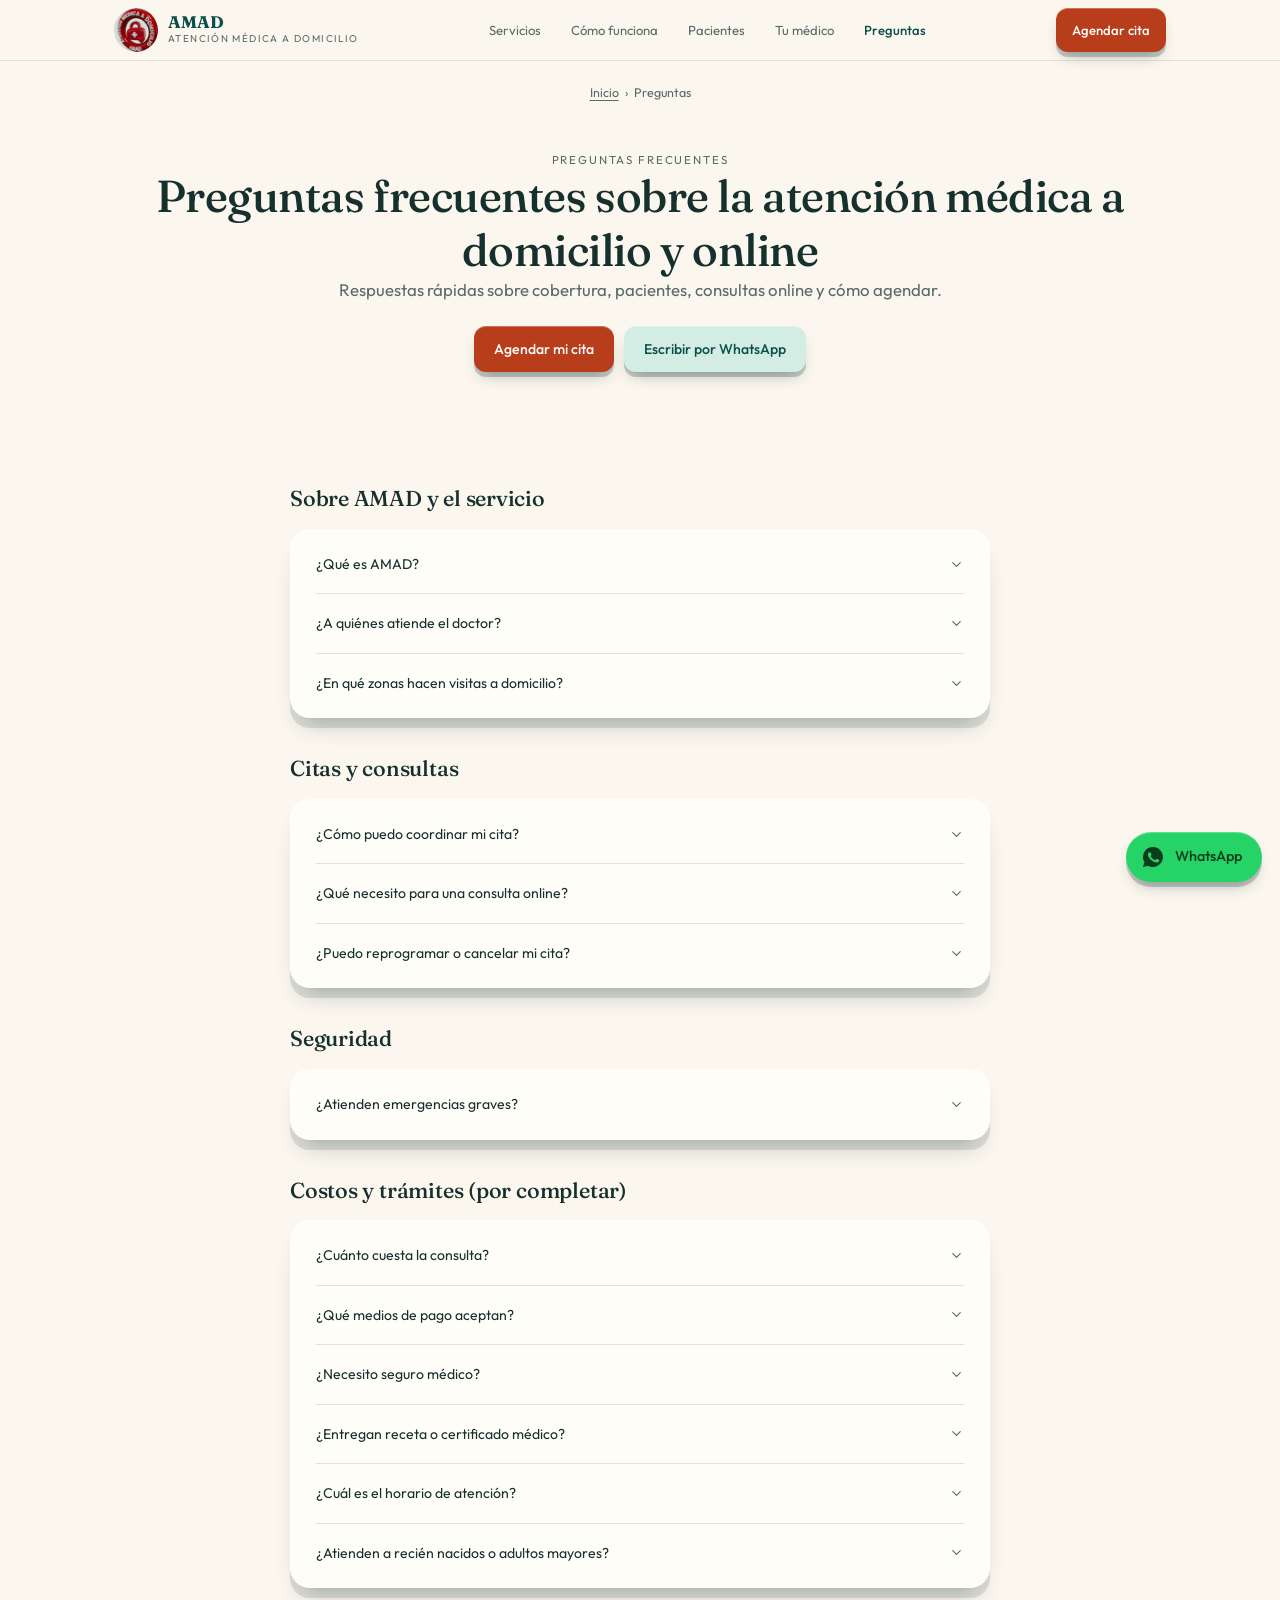
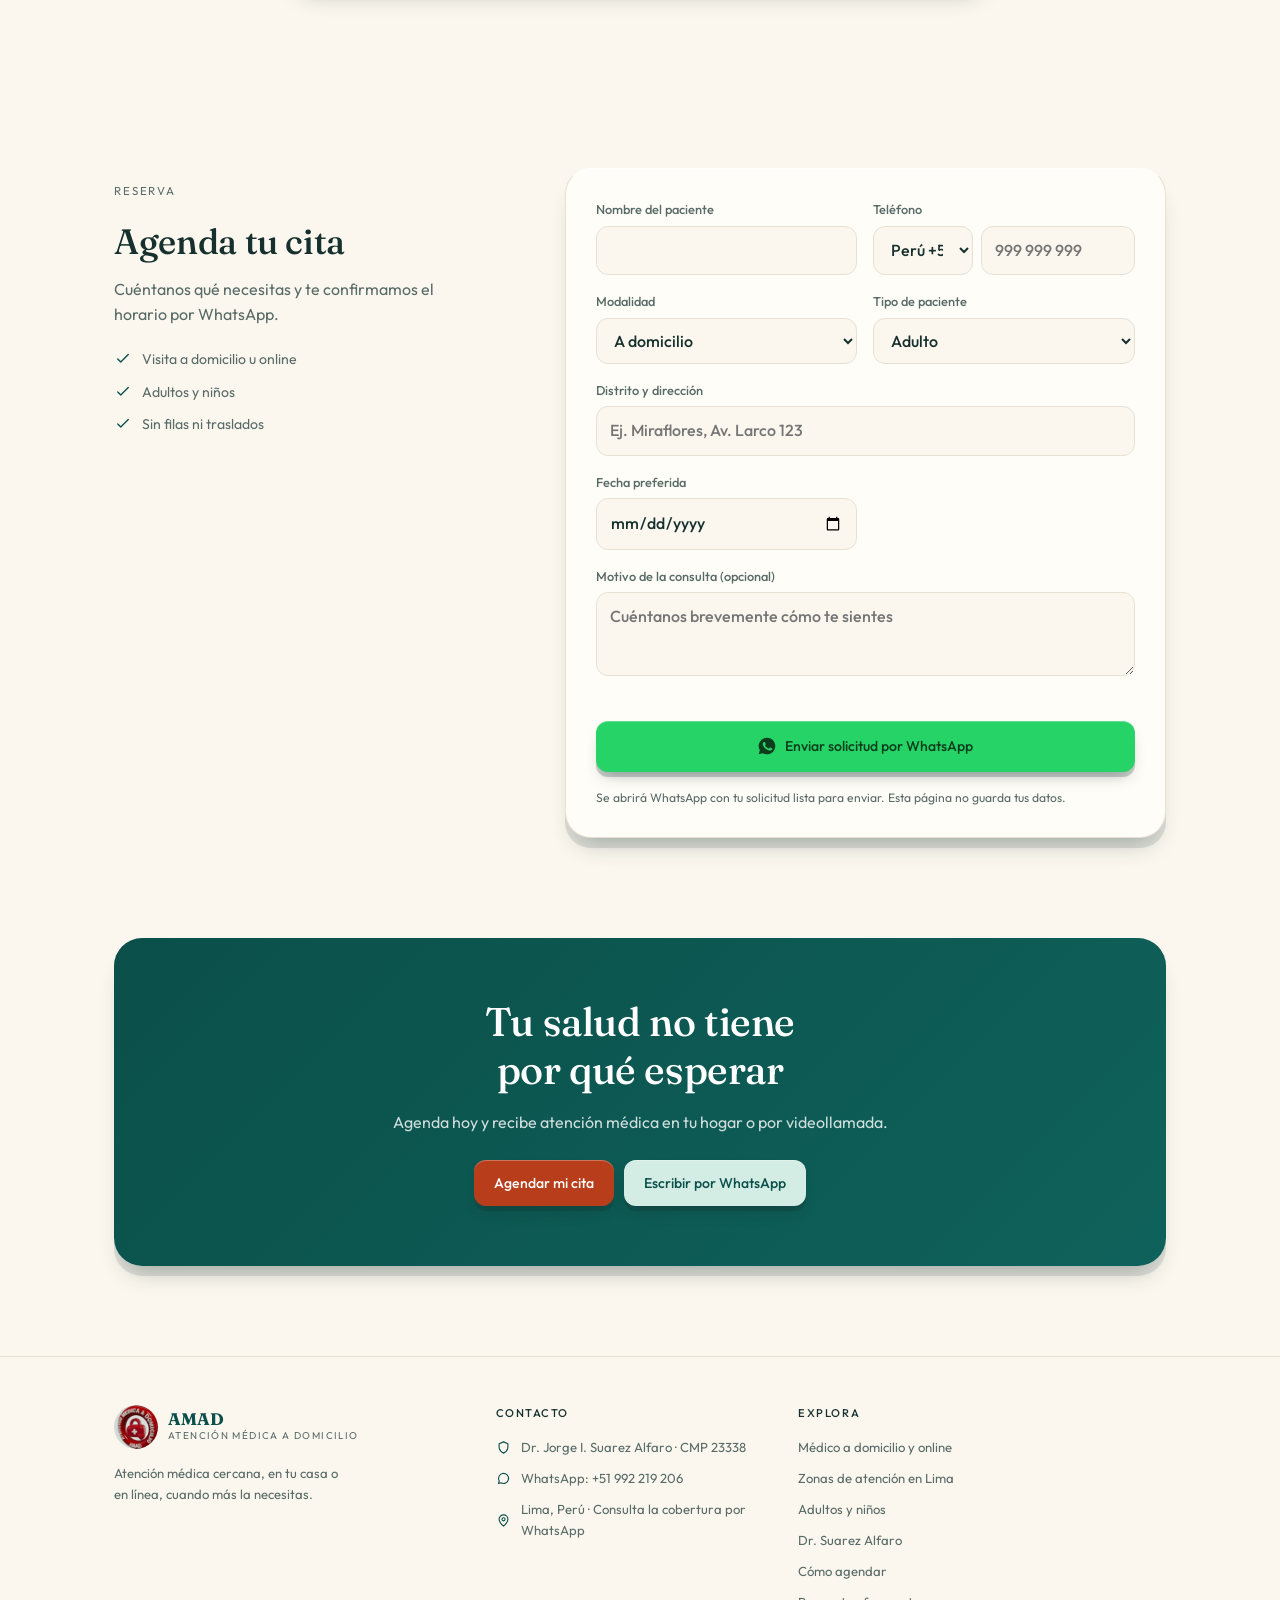
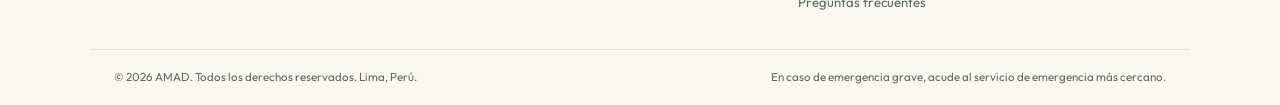
<file: master/preguntas.html>
<!DOCTYPE html>
<html lang="es-PE">
<head>
  <meta charset="utf-8">
  <meta name="viewport" content="width=device-width, initial-scale=1, viewport-fit=cover">
  <title>Preguntas frecuentes sobre médico a domicilio y online | AMAD</title>
  <meta name="description" content="Resuelve tus dudas sobre la atención médica a domicilio y online en Lima: zonas, pacientes, requisitos, citas y emergencias.">
  <meta name="author" content="Dr. Jorge Isaac Suarez Alfaro">
  <meta name="theme-color" content="#0b4f4a">
  <link rel="canonical" href="https://www.atencionmedica.online/preguntas.html">
  <link rel="alternate" hreflang="es-PE" href="https://www.atencionmedica.online/preguntas.html">
  <meta name="robots" content="index, follow, max-image-preview:large, max-snippet:-1, max-video-preview:-1">
  <meta name="geo.region" content="PE-LIM">
  <meta name="geo.placename" content="Lima, Perú">
  <meta property="og:type" content="website">
  <meta property="og:locale" content="es_PE">
  <meta property="og:site_name" content="AMAD · Atención médica a domicilio">
  <meta property="og:title" content="Preguntas frecuentes sobre médico a domicilio y online | AMAD">
  <meta property="og:description" content="Resuelve tus dudas sobre la atención médica a domicilio y online en Lima: zonas, pacientes, requisitos, citas y emergencias.">
  <meta property="og:url" content="https://www.atencionmedica.online/preguntas.html">
  <meta property="og:image" content="https://www.atencionmedica.online/og-image.jpg">
  <meta property="og:image:width" content="1200">
  <meta property="og:image:height" content="630">
  <meta property="og:image:alt" content="AMAD · Atención médica a domicilio y online en Lima">
  <meta name="twitter:card" content="summary_large_image">
  <meta name="twitter:title" content="Preguntas frecuentes sobre médico a domicilio y online | AMAD">
  <meta name="twitter:description" content="Resuelve tus dudas sobre la atención médica a domicilio y online en Lima: zonas, pacientes, requisitos, citas y emergencias.">
  <meta name="twitter:image" content="https://www.atencionmedica.online/og-image.jpg">
  <script type="application/ld+json">
{
  "@context": "https://schema.org",
  "@graph": [
    {
      "@type": "WebSite",
      "@id": "https://www.atencionmedica.online/#website",
      "url": "https://www.atencionmedica.online/",
      "name": "AMAD · Atención médica a domicilio",
      "inLanguage": "es-PE",
      "publisher": {
        "@id": "https://www.atencionmedica.online/#negocio"
      }
    },
    {
      "@type": [
        "MedicalBusiness",
        "Physician"
      ],
      "@id": "https://www.atencionmedica.online/#negocio",
      "name": "AMAD · Atención médica a domicilio",
      "alternateName": [
        "AMAD",
        "Atención médica a domicilio Lima"
      ],
      "description": "Atención médica a domicilio y consulta online por videollamada para adultos y niños en Lima, Perú, a cargo de un médico colegiado.",
      "url": "https://www.atencionmedica.online/",
      "logo": {
        "@type": "ImageObject",
        "url": "https://www.atencionmedica.online/logo.gif"
      },
      "image": [
        "https://www.atencionmedica.online/og-image.jpg",
        "https://www.atencionmedica.online/AMAD.png"
      ],
      "telephone": "+51992219206",
      "medicalSpecialty": "https://schema.org/PrimaryCare",
      "availableLanguage": {
        "@type": "Language",
        "name": "Spanish",
        "alternateName": "es"
      },
      "address": {
        "@type": "PostalAddress",
        "addressLocality": "Lima",
        "addressRegion": "Lima",
        "addressCountry": "PE"
      },
      "areaServed": [
        {
          "@type": "City",
          "name": "Lima"
        },
        {
          "@type": "AdministrativeArea",
          "name": "Lima Metropolitana"
        }
      ],
      "contactPoint": {
        "@type": "ContactPoint",
        "contactType": "reservas",
        "telephone": "+51992219206",
        "availableLanguage": "es",
        "areaServed": "PE"
      },
      "hasOfferCatalog": {
        "@type": "OfferCatalog",
        "name": "Servicios de atención médica",
        "itemListElement": [
          {
            "@type": "Offer",
            "itemOffered": {
              "@type": "Service",
              "name": "Consulta médica a domicilio en Lima",
              "serviceType": "Visita médica a domicilio",
              "areaServed": {
                "@type": "City",
                "name": "Lima"
              },
              "audience": {
                "@type": "PeopleAudience",
                "audienceType": "Adultos y niños"
              }
            }
          },
          {
            "@type": "Offer",
            "itemOffered": {
              "@type": "Service",
              "name": "Consulta médica online por videollamada",
              "serviceType": "Telemedicina",
              "audience": {
                "@type": "PeopleAudience",
                "audienceType": "Adultos y niños"
              }
            }
          }
        ]
      },
      "founder": {
        "@id": "https://www.atencionmedica.online/#doctor"
      },
      "employee": {
        "@id": "https://www.atencionmedica.online/#doctor"
      },
      "sameAs": [
        "https://www.linkedin.com/in/doctorsuarez/",
        "https://go.ivoox.com/sq/340"
      ]
    },
    {
      "@type": "Person",
      "@id": "https://www.atencionmedica.online/#doctor",
      "name": "Jorge Isaac Suarez Alfaro",
      "alternateName": "Ciberdoc",
      "honorificPrefix": "Dr.",
      "jobTitle": "Médico cirujano",
      "image": "https://www.atencionmedica.online/doctor.jpg",
      "url": "https://www.atencionmedica.online/#medico",
      "worksFor": {
        "@id": "https://www.atencionmedica.online/#negocio"
      },
      "identifier": {
        "@type": "PropertyValue",
        "name": "Colegio Médico del Perú (CMP)",
        "value": "23338"
      },
      "hasCredential": {
        "@type": "EducationalOccupationalCredential",
        "credentialCategory": "Colegiatura médica",
        "name": "CMP 23338",
        "recognizedBy": {
          "@type": "Organization",
          "name": "Colegio Médico del Perú",
          "url": "https://www.cmp.org.pe/"
        }
      },
      "knowsAbout": [
        "Atención médica a domicilio",
        "Telemedicina",
        "Salud familiar",
        "Medicina general",
        "Comunicación médica"
      ],
      "sameAs": [
        "https://www.linkedin.com/in/doctorsuarez/"
      ]
    },
    {
      "@type": "WebPage",
      "@id": "https://www.atencionmedica.online/preguntas.html#webpage",
      "url": "https://www.atencionmedica.online/preguntas.html",
      "name": "Preguntas frecuentes sobre médico a domicilio y online | AMAD",
      "description": "Resuelve tus dudas sobre la atención médica a domicilio y online en Lima: zonas, pacientes, requisitos, citas y emergencias.",
      "inLanguage": "es-PE",
      "isPartOf": {
        "@id": "https://www.atencionmedica.online/#website"
      },
      "about": {
        "@id": "https://www.atencionmedica.online/#negocio"
      },
      "dateModified": "2026-10-12",
      "breadcrumb": {
        "@id": "https://www.atencionmedica.online/preguntas.html#breadcrumb"
      }
    },
    {
      "@type": "BreadcrumbList",
      "@id": "https://www.atencionmedica.online/preguntas.html#breadcrumb",
      "itemListElement": [
        {
          "@type": "ListItem",
          "position": 1,
          "name": "Inicio",
          "item": "https://www.atencionmedica.online/"
        },
        {
          "@type": "ListItem",
          "position": 2,
          "name": "Preguntas",
          "item": "https://www.atencionmedica.online/preguntas.html"
        }
      ]
    },
    {
      "@type": "FAQPage",
      "@id": "https://www.atencionmedica.online/preguntas.html#faq",
      "mainEntity": [
        {
          "@type": "Question",
          "name": "¿Qué es AMAD?",
          "acceptedAnswer": {
            "@type": "Answer",
            "text": "AMAD es un servicio de atención médica a domicilio y por videollamada en Lima, Perú, a cargo del Dr. Jorge Isaac Suarez Alfaro (CMP 23338), para adultos y niños."
          }
        },
        {
          "@type": "Question",
          "name": "¿En qué zonas hacen visitas a domicilio?",
          "acceptedAnswer": {
            "@type": "Answer",
            "text": "Atendemos en Lima. Escríbenos por WhatsApp con tu distrito y confirmamos la cobertura."
          }
        },
        {
          "@type": "Question",
          "name": "¿A quiénes atiende el doctor?",
          "acceptedAnswer": {
            "@type": "Answer",
            "text": "Atiende a adultos y niños, tanto en visitas a domicilio como por consulta online."
          }
        },
        {
          "@type": "Question",
          "name": "¿Qué necesito para una consulta online?",
          "acceptedAnswer": {
            "@type": "Answer",
            "text": "Un celular o computadora con cámara, micrófono e internet estable. Te enviamos el enlace por WhatsApp."
          }
        },
        {
          "@type": "Question",
          "name": "¿Cómo puedo coordinar mi cita?",
          "acceptedAnswer": {
            "@type": "Answer",
            "text": "Completa el formulario de esta página o escríbenos por WhatsApp. Te confirmamos día y hora."
          }
        },
        {
          "@type": "Question",
          "name": "¿Atienden emergencias graves?",
          "acceptedAnswer": {
            "@type": "Answer",
            "text": "No. Ante una emergencia grave acude al servicio de emergencia más cercano o llama a los servicios de urgencia."
          }
        },
        {
          "@type": "Question",
          "name": "¿Puedo reprogramar o cancelar mi cita?",
          "acceptedAnswer": {
            "@type": "Answer",
            "text": "Sí. Avísanos por WhatsApp con anticipación y reprogramamos tu cita."
          }
        }
      ]
    }
  ]
}
  </script>
  <link rel="icon" href="AMAD.ico" type="image/x-icon">
  <link rel="preconnect" href="https://fonts.googleapis.com">
  <link rel="preconnect" href="https://fonts.gstatic.com" crossorigin>
  <link href="https://fonts.googleapis.com/css2?family=Fraunces:ital,opsz,wght@0,9..144,400;0,9..144,500;1,9..144,400&family=Outfit:wght@300;400;500;600&display=swap" rel="stylesheet">
  <link rel="stylesheet" href="styles.css">
</head>
<body>
<header>
  <div class="wrap nav">
    <a class="brand" href="/"><img class="logo" src="logo.gif" alt="AMAD, atención médica a domicilio en Lima" width="44" height="44"><span><b>AMAD</b><small>Atención médica a domicilio</small></span></a>
    <nav class="menu" aria-label="Principal"><a href="servicios.html">Servicios</a><a href="cita.html">Cómo funciona</a><a href="pacientes.html">Pacientes</a><a href="medico.html">Tu médico</a><a href="preguntas.html" aria-current="page">Preguntas</a></nav>
    <div class="nav-r"><a class="btn sm" href="#agendar">Agendar cita</a></div>
  </div>
</header>

<main id="top">
<nav class="crumbs wrap" aria-label="Migas de pan"><a href="/">Inicio</a><span aria-hidden="true">›</span><span aria-current="page">Preguntas</span></nav>
<section class="page-head">
  <div class="wrap sec-head">
    <p class="eyebrow">Preguntas frecuentes</p>
    <h1>Preguntas frecuentes sobre la atención médica a domicilio y online</h1>
    <p class="lead">Respuestas rápidas sobre cobertura, pacientes, consultas online y cómo agendar.</p>
    <div class="cta"><a class="btn" href="#agendar">Agendar mi cita</a><a class="btn mint" href="https://wa.me/51992219206?text=Hola%2C%20quisiera%20agendar%20una%20cita." target="_blank" rel="noopener">Escribir por WhatsApp</a></div>
  </div>
</section>
<section class="block"><div class="wrap"><div class="faq-group"><h2>Sobre AMAD y el servicio</h2><div class="faq-list"><details><summary>¿Qué es AMAD?<svg viewBox="0 0 24 24"><path d="m6 9 6 6 6-6"/></svg></summary><p>AMAD es un servicio de atención médica a domicilio y por videollamada en Lima, Perú, a cargo del Dr. Jorge Isaac Suarez Alfaro (CMP 23338), para adultos y niños.</p></details><details><summary>¿A quiénes atiende el doctor?<svg viewBox="0 0 24 24"><path d="m6 9 6 6 6-6"/></svg></summary><p>Atiende a adultos y niños, tanto en visitas a domicilio como por consulta online.</p></details><details><summary>¿En qué zonas hacen visitas a domicilio?<svg viewBox="0 0 24 24"><path d="m6 9 6 6 6-6"/></svg></summary><p>Atendemos en Lima. Escríbenos por WhatsApp con tu distrito y confirmamos la cobertura.</p></details></div></div><div class="faq-group"><h2>Citas y consultas</h2><div class="faq-list"><details><summary>¿Cómo puedo coordinar mi cita?<svg viewBox="0 0 24 24"><path d="m6 9 6 6 6-6"/></svg></summary><p>Completa el formulario de esta página o escríbenos por WhatsApp. Te confirmamos día y hora.</p></details><details><summary>¿Qué necesito para una consulta online?<svg viewBox="0 0 24 24"><path d="m6 9 6 6 6-6"/></svg></summary><p>Un celular o computadora con cámara, micrófono e internet estable. Te enviamos el enlace por WhatsApp.</p></details><details><summary>¿Puedo reprogramar o cancelar mi cita?<svg viewBox="0 0 24 24"><path d="m6 9 6 6 6-6"/></svg></summary><p>Sí. Avísanos por WhatsApp con anticipación y reprogramamos tu cita.</p></details></div></div><div class="faq-group"><h2>Seguridad</h2><div class="faq-list"><details><summary>¿Atienden emergencias graves?<svg viewBox="0 0 24 24"><path d="m6 9 6 6 6-6"/></svg></summary><p>No. Ante una emergencia grave acude al servicio de emergencia más cercano o llama a los servicios de urgencia.</p></details></div></div><div class="faq-group"><h2>Costos y trámites (por completar)</h2><div class="faq-list"><details><summary>¿Cuánto cuesta la consulta?<svg viewBox="0 0 24 24"><path d="m6 9 6 6 6-6"/></svg></summary><p><mark class="todo">[CONFIRMAR: tarifas de visita y de consulta online]</mark></p></details><details><summary>¿Qué medios de pago aceptan?<svg viewBox="0 0 24 24"><path d="m6 9 6 6 6-6"/></svg></summary><p><mark class="todo">[CONFIRMAR: medios de pago]</mark></p></details><details><summary>¿Necesito seguro médico?<svg viewBox="0 0 24 24"><path d="m6 9 6 6 6-6"/></svg></summary><p><mark class="todo">[CONFIRMAR: el servicio no requiere seguro según el texto anterior de tu web; validar la redacción]</mark></p></details><details><summary>¿Entregan receta o certificado médico?<svg viewBox="0 0 24 24"><path d="m6 9 6 6 6-6"/></svg></summary><p><mark class="todo">[CONFIRMAR: qué documentos se entregan]</mark></p></details><details><summary>¿Cuál es el horario de atención?<svg viewBox="0 0 24 24"><path d="m6 9 6 6 6-6"/></svg></summary><p><mark class="todo">[CONFIRMAR: días y horas, fines de semana y feriados]</mark></p></details><details><summary>¿Atienden a recién nacidos o adultos mayores?<svg viewBox="0 0 24 24"><path d="m6 9 6 6 6-6"/></svg></summary><p><mark class="todo">[CONFIRMAR: edades que atiende]</mark></p></details></div></div></div></section>
<section class="book" id="agendar">
  <div class="wrap book-grid">
    <div class="side">
      <p class="eyebrow" style="text-align:left">Reserva</p>
      <h2>Agenda tu cita</h2>
      <p>Cuéntanos qué necesitas y te confirmamos el horario por WhatsApp.</p>
      <ul>
        <li><svg viewBox="0 0 24 24"><path d="m5 12 4 4 10-10"/></svg>Visita a domicilio u online</li>
        <li><svg viewBox="0 0 24 24"><path d="m5 12 4 4 10-10"/></svg>Adultos y niños</li>
        <li><svg viewBox="0 0 24 24"><path d="m5 12 4 4 10-10"/></svg>Sin filas ni traslados</li>
      </ul>
    </div>
    <form class="f" id="bookForm" novalidate>
      <label>Nombre del paciente<input name="nombre" autocomplete="name" required></label>
      <label>Teléfono<span class="tel"><select id="cc" aria-label="Prefijo del país" autocomplete="tel-country-code"><option value="51" selected>Perú +51</option><option value="54">Argentina +54</option><option value="591">Bolivia +591</option><option value="55">Brasil +55</option><option value="1">Canadá +1</option><option value="56">Chile +56</option><option value="57">Colombia +57</option><option value="506">Costa Rica +506</option><option value="53">Cuba +53</option><option value="593">Ecuador +593</option><option value="503">El Salvador +503</option><option value="34">España +34</option><option value="1">Estados Unidos +1</option><option value="33">Francia +33</option><option value="49">Alemania +49</option><option value="502">Guatemala +502</option><option value="504">Honduras +504</option><option value="39">Italia +39</option><option value="52">México +52</option><option value="505">Nicaragua +505</option><option value="507">Panamá +507</option><option value="595">Paraguay +595</option><option value="1">Puerto Rico +1</option><option value="1">Rep. Dominicana +1</option><option value="44">Reino Unido +44</option><option value="598">Uruguay +598</option><option value="58">Venezuela +58</option></select><input id="t" name="tel" type="tel" inputmode="tel" autocomplete="tel-national" placeholder="999 999 999" aria-label="Número de teléfono"></span></label>
      <label>Modalidad<select name="modalidad" id="modalidad"><option>A domicilio</option><option>Online</option></select></label>
      <label>Tipo de paciente<select name="tipo"><option>Adulto</option><option>Niño</option></select></label>
      <label class="full" id="distritoBox">Distrito y dirección<input name="direccion" id="direccion" placeholder="Ej. Miraflores, Av. Larco 123"></label>
      <label>Fecha preferida<input name="fecha" type="date" id="fecha" required></label>
      <label class="full">Motivo de la consulta (opcional)<textarea name="msg" placeholder="Cuéntanos brevemente cómo te sientes"></textarea></label>
      <p class="err full" id="err" role="alert"></p>
      <button class="btn full" type="submit"><svg viewBox="0 0 24 24"><path d="M12 2a10 10 0 0 0-8.600 15.100L2 22l5-1.300A10 10 0 1 0 12 2Zm5.800 14.200c-.2.700-1.300 1.300-1.800 1.300-.5.100-1 .2-3.300-.7-2.800-1.100-4.600-4-4.700-4.200-.1-.2-1.100-1.500-1.100-2.800s.7-2 1-2.300c.2-.3.500-.3.700-.3h.5c.2 0 .4 0 .6.500l.8 1.900c.1.200.1.300 0 .500l-.3.400-.4.400c-.1.100-.3.300-.1.600.2.300.8 1.300 1.700 2.100 1.200 1 2.100 1.300 2.400 1.500.3.100.5.100.6-.1l.9-1.100c.2-.2.400-.2.600-.1l1.900.9c.2.100.4.200.5.300.1.200.1.800-.1 1.400Z"/></svg>Enviar solicitud por WhatsApp</button>
      <p class="note full">Se abrirá WhatsApp con tu solicitud lista para enviar. Esta página no guarda tus datos.</p>
    </form>
  </div>
</section>
<section class="cta-band">
  <div class="wrap"><div class="band">
    <h2>Tu salud no tiene<br>por qué esperar</h2>
    <p>Agenda hoy y recibe atención médica en tu hogar o por videollamada.</p>
    <div class="cta"><a class="btn" href="#agendar">Agendar mi cita</a><a class="btn mint" href="https://wa.me/51992219206" target="_blank" rel="noopener">Escribir por WhatsApp</a></div>
  </div></div>
</section>
</main>

<footer>
  <div class="wrap foot">
    <div><a class="brand" href="/"><img class="logo" src="logo.gif" alt="AMAD, atención médica a domicilio en Lima" width="44" height="44"><span><b>AMAD</b><small>Atención médica a domicilio</small></span></a><p>Atención médica cercana, en tu casa o en línea, cuando más la necesitas.</p></div>
    <div><h4>Contacto</h4><ul>
      <li><svg viewBox="0 0 24 24"><path d="M12 3 5 6v5c0 4.500 3 8 7 10 4-2 7-5.500 7-10V6l-7-3Z"/></svg>Dr. Jorge I. Suarez Alfaro · CMP 23338</li>
      <li><svg viewBox="0 0 24 24"><path d="M4 20l1.200-4A8 8 0 1 1 8 18.800L4 20Z"/></svg><a href="https://wa.me/51992219206" target="_blank" rel="noopener">WhatsApp: +51 992 219 206</a></li>
      <li><svg viewBox="0 0 24 24"><path d="M12 21s-7-6-7-11a7 7 0 0 1 14 0c0 5-7 11-7 11Z"/><circle cx="12" cy="10" r="2.500"/></svg>Lima, Perú · Consulta la cobertura por WhatsApp</li></ul></div>
    <div><h4>Explora</h4><ul>
      <li><a href="servicios.html">Médico a domicilio y online</a></li>
      <li><a href="servicios.html#zonas">Zonas de atención en Lima</a></li>
      <li><a href="pacientes.html">Adultos y niños</a></li>
      <li><a href="medico.html">Dr. Suarez Alfaro</a></li>
      <li><a href="cita.html">Cómo agendar</a></li>
      <li><a href="preguntas.html">Preguntas frecuentes</a></li></ul></div>
  </div>
  <div class="wrap legal"><span>© 2026 AMAD. Todos los derechos reservados. Lima, Perú.</span><span>En caso de emergencia grave, acude al servicio de emergencia más cercano.</span></div>
</footer>

<a class="wa-fab" rel="noopener" href="https://wa.me/51992219206?text=Hola%2C%20quisiera%20agendar%20una%20cita." target="_blank" rel="noopener" aria-label="Escribir por WhatsApp"><svg viewBox="0 0 24 24"><path d="M12 2a10 10 0 0 0-8.600 15.100L2 22l5-1.300A10 10 0 1 0 12 2Zm5.800 14.200c-.2.700-1.300 1.300-1.800 1.300-.5.100-1 .2-3.300-.7-2.800-1.100-4.600-4-4.700-4.200-.1-.2-1.100-1.500-1.100-2.800s.7-2 1-2.300c.2-.3.500-.3.700-.3h.5c.2 0 .4 0 .6.500l.8 1.900c.1.200.1.300 0 .500l-.3.400-.4.400c-.1.100-.3.300-.1.600.2.300.8 1.300 1.700 2.100 1.200 1 2.100 1.300 2.400 1.500.3.100.5.100.6-.1l.9-1.100c.2-.2.400-.2.600-.1l1.900.9c.2.100.4.200.5.300.1.200.1.800-.1 1.400Z"/></svg><span>WhatsApp</span></a>

<script src="form.js" defer></script>
</body>
</html>
</file>
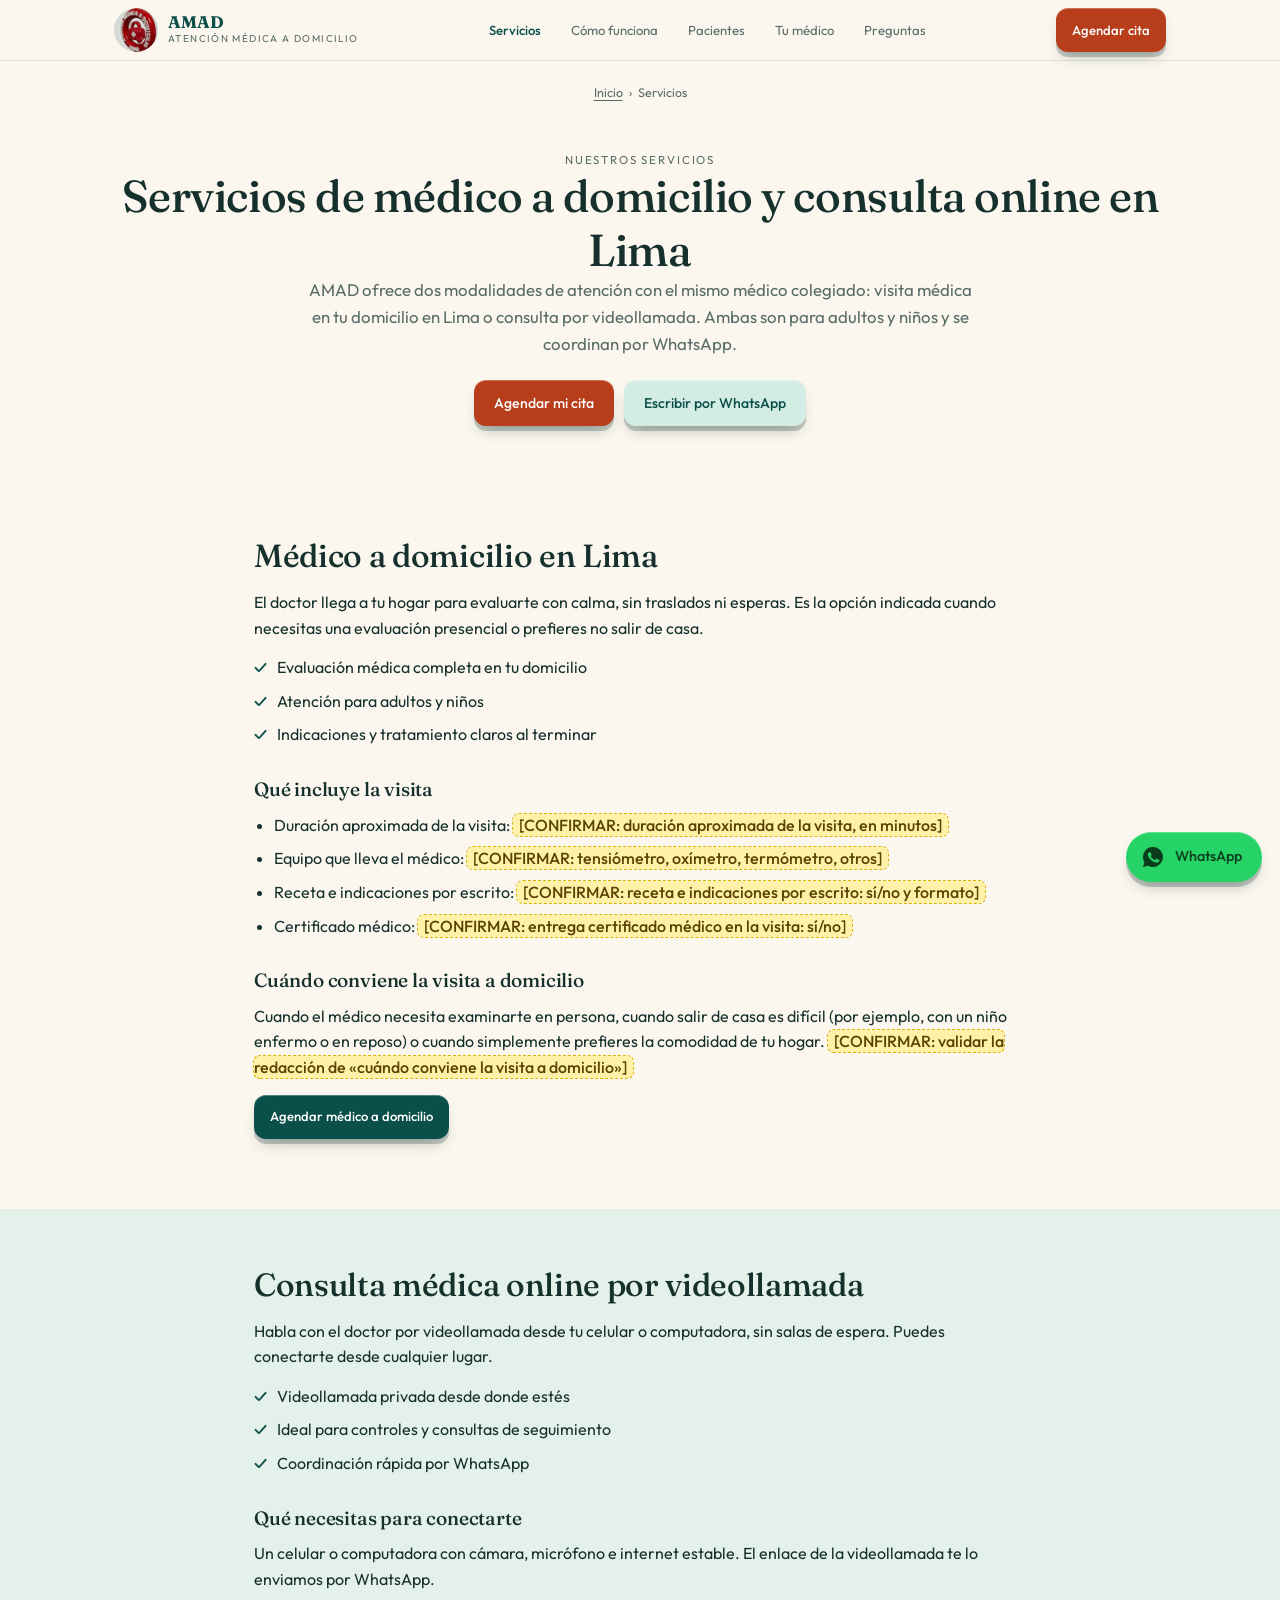
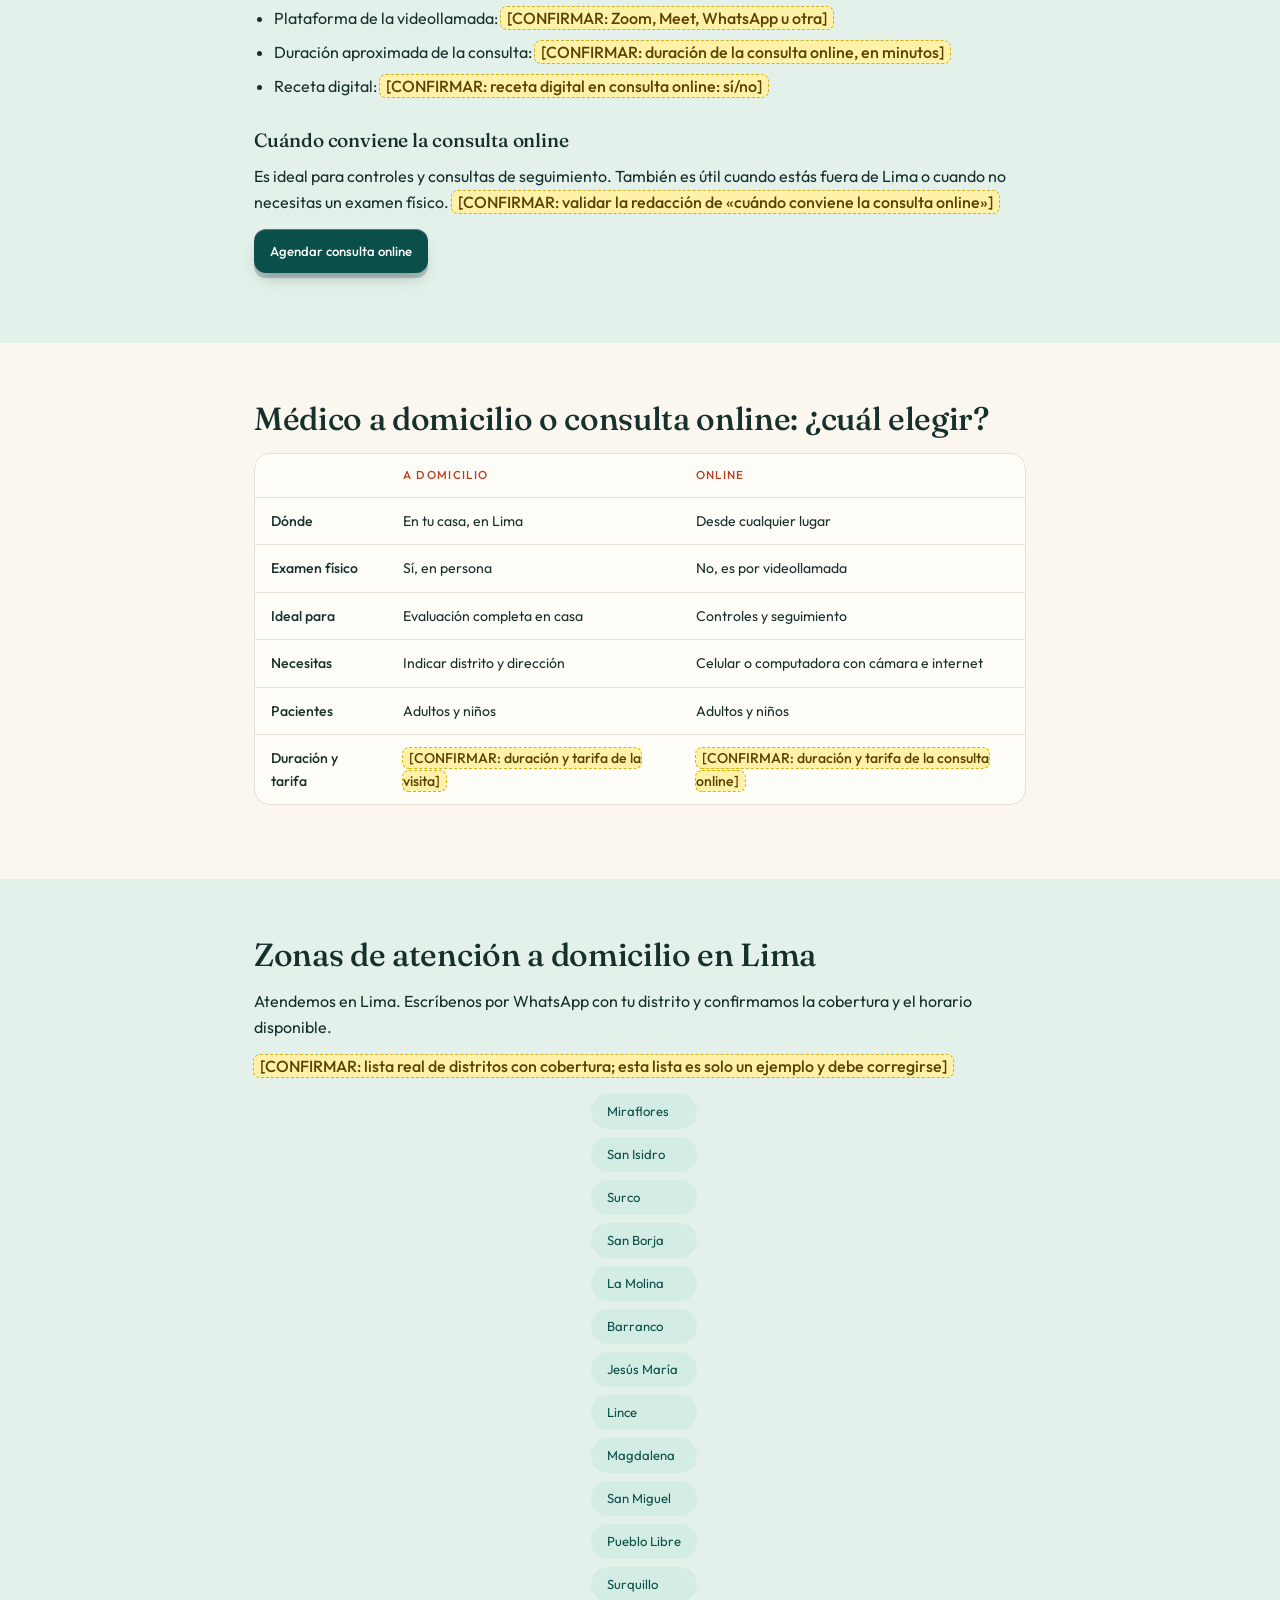
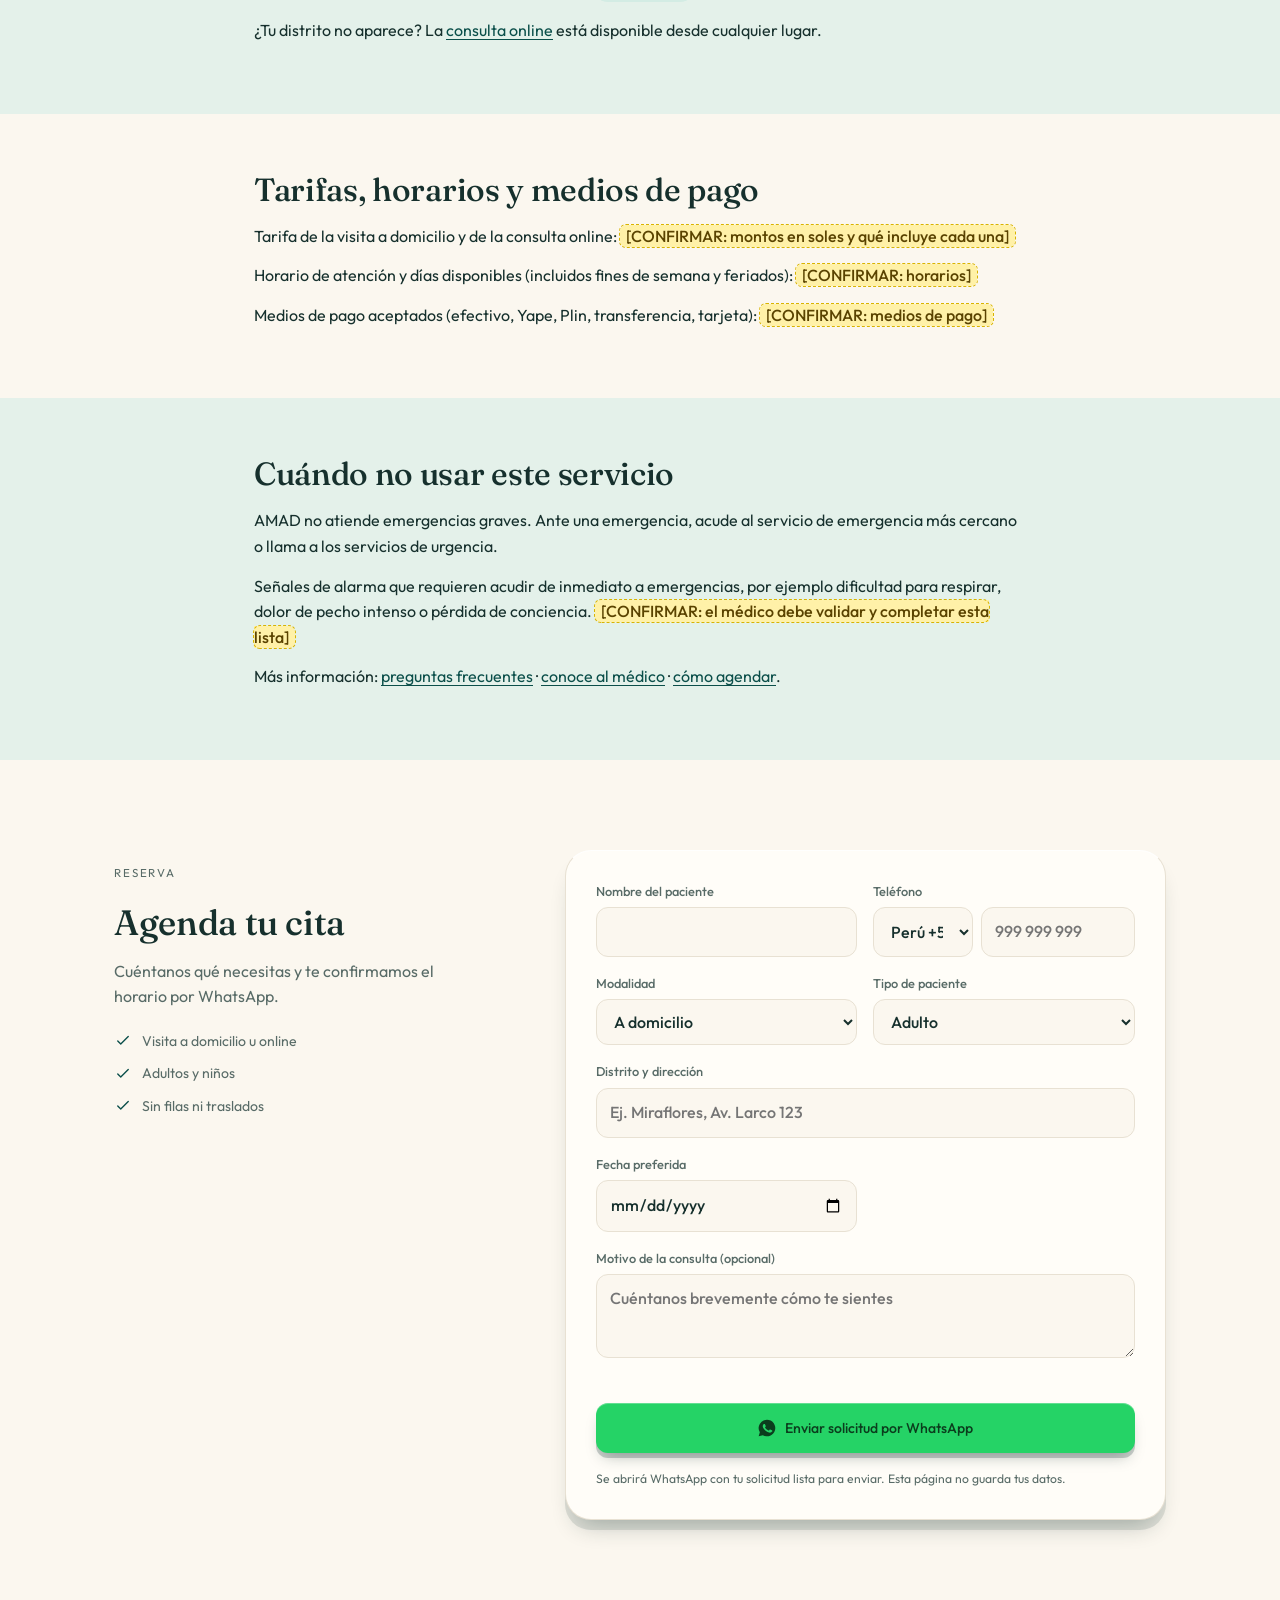
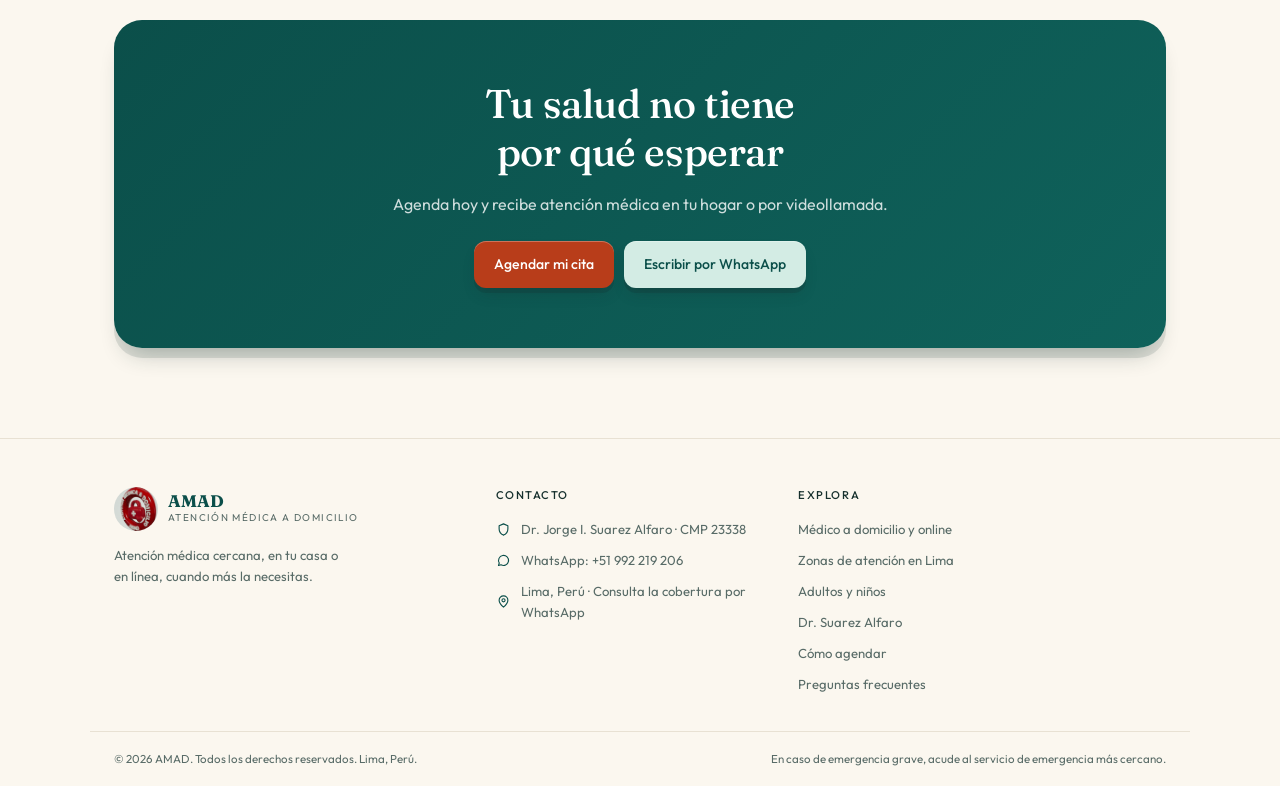
<file: master/servicios.html>
<!DOCTYPE html>
<html lang="es-PE">
<head>
  <meta charset="utf-8">
  <meta name="viewport" content="width=device-width, initial-scale=1, viewport-fit=cover">
  <title>Servicios: médico a domicilio y online en Lima | AMAD</title>
  <meta name="description" content="Consulta médica a domicilio en Lima y por videollamada con médico colegiado (CMP 23338). Conoce qué incluye cada servicio y cómo agendar.">
  <meta name="author" content="Dr. Jorge Isaac Suarez Alfaro">
  <meta name="theme-color" content="#0b4f4a">
  <link rel="canonical" href="https://www.atencionmedica.online/servicios.html">
  <link rel="alternate" hreflang="es-PE" href="https://www.atencionmedica.online/servicios.html">
  <meta name="robots" content="index, follow, max-image-preview:large, max-snippet:-1, max-video-preview:-1">
  <meta name="geo.region" content="PE-LIM">
  <meta name="geo.placename" content="Lima, Perú">
  <meta property="og:type" content="website">
  <meta property="og:locale" content="es_PE">
  <meta property="og:site_name" content="AMAD · Atención médica a domicilio">
  <meta property="og:title" content="Servicios: médico a domicilio y online en Lima | AMAD">
  <meta property="og:description" content="Consulta médica a domicilio en Lima y por videollamada con médico colegiado (CMP 23338). Conoce qué incluye cada servicio y cómo agendar.">
  <meta property="og:url" content="https://www.atencionmedica.online/servicios.html">
  <meta property="og:image" content="https://www.atencionmedica.online/og-image.jpg">
  <meta property="og:image:width" content="1200">
  <meta property="og:image:height" content="630">
  <meta property="og:image:alt" content="AMAD · Atención médica a domicilio y online en Lima">
  <meta name="twitter:card" content="summary_large_image">
  <meta name="twitter:title" content="Servicios: médico a domicilio y online en Lima | AMAD">
  <meta name="twitter:description" content="Consulta médica a domicilio en Lima y por videollamada con médico colegiado (CMP 23338). Conoce qué incluye cada servicio y cómo agendar.">
  <meta name="twitter:image" content="https://www.atencionmedica.online/og-image.jpg">
  <script type="application/ld+json">
{
  "@context": "https://schema.org",
  "@graph": [
    {
      "@type": "WebSite",
      "@id": "https://www.atencionmedica.online/#website",
      "url": "https://www.atencionmedica.online/",
      "name": "AMAD · Atención médica a domicilio",
      "inLanguage": "es-PE",
      "publisher": {
        "@id": "https://www.atencionmedica.online/#negocio"
      }
    },
    {
      "@type": [
        "MedicalBusiness",
        "Physician"
      ],
      "@id": "https://www.atencionmedica.online/#negocio",
      "name": "AMAD · Atención médica a domicilio",
      "alternateName": [
        "AMAD",
        "Atención médica a domicilio Lima"
      ],
      "description": "Atención médica a domicilio y consulta online por videollamada para adultos y niños en Lima, Perú, a cargo de un médico colegiado.",
      "url": "https://www.atencionmedica.online/",
      "logo": {
        "@type": "ImageObject",
        "url": "https://www.atencionmedica.online/logo.gif"
      },
      "image": [
        "https://www.atencionmedica.online/og-image.jpg",
        "https://www.atencionmedica.online/AMAD.png"
      ],
      "telephone": "+51992219206",
      "medicalSpecialty": "https://schema.org/PrimaryCare",
      "availableLanguage": {
        "@type": "Language",
        "name": "Spanish",
        "alternateName": "es"
      },
      "address": {
        "@type": "PostalAddress",
        "addressLocality": "Lima",
        "addressRegion": "Lima",
        "addressCountry": "PE"
      },
      "areaServed": [
        {
          "@type": "City",
          "name": "Lima"
        },
        {
          "@type": "AdministrativeArea",
          "name": "Lima Metropolitana"
        }
      ],
      "contactPoint": {
        "@type": "ContactPoint",
        "contactType": "reservas",
        "telephone": "+51992219206",
        "availableLanguage": "es",
        "areaServed": "PE"
      },
      "hasOfferCatalog": {
        "@type": "OfferCatalog",
        "name": "Servicios de atención médica",
        "itemListElement": [
          {
            "@type": "Offer",
            "itemOffered": {
              "@type": "Service",
              "name": "Consulta médica a domicilio en Lima",
              "serviceType": "Visita médica a domicilio",
              "areaServed": {
                "@type": "City",
                "name": "Lima"
              },
              "audience": {
                "@type": "PeopleAudience",
                "audienceType": "Adultos y niños"
              }
            }
          },
          {
            "@type": "Offer",
            "itemOffered": {
              "@type": "Service",
              "name": "Consulta médica online por videollamada",
              "serviceType": "Telemedicina",
              "audience": {
                "@type": "PeopleAudience",
                "audienceType": "Adultos y niños"
              }
            }
          }
        ]
      },
      "founder": {
        "@id": "https://www.atencionmedica.online/#doctor"
      },
      "employee": {
        "@id": "https://www.atencionmedica.online/#doctor"
      },
      "sameAs": [
        "https://www.linkedin.com/in/doctorsuarez/",
        "https://go.ivoox.com/sq/340"
      ]
    },
    {
      "@type": "Person",
      "@id": "https://www.atencionmedica.online/#doctor",
      "name": "Jorge Isaac Suarez Alfaro",
      "alternateName": "Ciberdoc",
      "honorificPrefix": "Dr.",
      "jobTitle": "Médico cirujano",
      "image": "https://www.atencionmedica.online/doctor.jpg",
      "url": "https://www.atencionmedica.online/#medico",
      "worksFor": {
        "@id": "https://www.atencionmedica.online/#negocio"
      },
      "identifier": {
        "@type": "PropertyValue",
        "name": "Colegio Médico del Perú (CMP)",
        "value": "23338"
      },
      "hasCredential": {
        "@type": "EducationalOccupationalCredential",
        "credentialCategory": "Colegiatura médica",
        "name": "CMP 23338",
        "recognizedBy": {
          "@type": "Organization",
          "name": "Colegio Médico del Perú",
          "url": "https://www.cmp.org.pe/"
        }
      },
      "knowsAbout": [
        "Atención médica a domicilio",
        "Telemedicina",
        "Salud familiar",
        "Medicina general",
        "Comunicación médica"
      ],
      "sameAs": [
        "https://www.linkedin.com/in/doctorsuarez/"
      ]
    },
    {
      "@type": "WebPage",
      "@id": "https://www.atencionmedica.online/servicios.html#webpage",
      "url": "https://www.atencionmedica.online/servicios.html",
      "name": "Servicios: médico a domicilio y online en Lima | AMAD",
      "description": "Consulta médica a domicilio en Lima y por videollamada con médico colegiado (CMP 23338). Conoce qué incluye cada servicio y cómo agendar.",
      "inLanguage": "es-PE",
      "isPartOf": {
        "@id": "https://www.atencionmedica.online/#website"
      },
      "about": {
        "@id": "https://www.atencionmedica.online/#negocio"
      },
      "dateModified": "2026-10-12",
      "breadcrumb": {
        "@id": "https://www.atencionmedica.online/servicios.html#breadcrumb"
      }
    },
    {
      "@type": "BreadcrumbList",
      "@id": "https://www.atencionmedica.online/servicios.html#breadcrumb",
      "itemListElement": [
        {
          "@type": "ListItem",
          "position": 1,
          "name": "Inicio",
          "item": "https://www.atencionmedica.online/"
        },
        {
          "@type": "ListItem",
          "position": 2,
          "name": "Servicios",
          "item": "https://www.atencionmedica.online/servicios.html"
        }
      ]
    }
  ]
}
  </script>
  <link rel="icon" href="AMAD.ico" type="image/x-icon">
  <link rel="preconnect" href="https://fonts.googleapis.com">
  <link rel="preconnect" href="https://fonts.gstatic.com" crossorigin>
  <link href="https://fonts.googleapis.com/css2?family=Fraunces:ital,opsz,wght@0,9..144,400;0,9..144,500;1,9..144,400&family=Outfit:wght@300;400;500;600&display=swap" rel="stylesheet">
  <link rel="stylesheet" href="styles.css">
</head>
<body>
<header>
  <div class="wrap nav">
    <a class="brand" href="/"><img class="logo" src="logo.gif" alt="AMAD, atención médica a domicilio en Lima" width="44" height="44"><span><b>AMAD</b><small>Atención médica a domicilio</small></span></a>
    <nav class="menu" aria-label="Principal"><a href="servicios.html" aria-current="page">Servicios</a><a href="cita.html">Cómo funciona</a><a href="pacientes.html">Pacientes</a><a href="medico.html">Tu médico</a><a href="preguntas.html">Preguntas</a></nav>
    <div class="nav-r"><a class="btn sm" href="#agendar">Agendar cita</a></div>
  </div>
</header>

<main id="top">
<nav class="crumbs wrap" aria-label="Migas de pan"><a href="/">Inicio</a><span aria-hidden="true">›</span><span aria-current="page">Servicios</span></nav>
<section class="page-head">
  <div class="wrap sec-head">
    <p class="eyebrow">Nuestros servicios</p>
    <h1>Servicios de médico a domicilio y consulta online en Lima</h1>
    <p class="lead">AMAD ofrece dos modalidades de atención con el mismo médico colegiado: visita médica en tu domicilio en Lima o consulta por videollamada. Ambas son para adultos y niños y se coordinan por WhatsApp.</p>
    <div class="cta"><a class="btn" href="#agendar">Agendar mi cita</a><a class="btn mint" href="https://wa.me/51992219206?text=Hola%2C%20quisiera%20agendar%20una%20cita." target="_blank" rel="noopener">Escribir por WhatsApp</a></div>
  </div>
</section>

<section class="block" id="domicilio"><div class="wrap prose">
  <h2>Médico a domicilio en Lima</h2>
  <p>El doctor llega a tu hogar para evaluarte con calma, sin traslados ni esperas. Es la opción indicada cuando necesitas una evaluación presencial o prefieres no salir de casa.</p>
  <ul class="checks"><li>Evaluación médica completa en tu domicilio</li><li>Atención para adultos y niños</li><li>Indicaciones y tratamiento claros al terminar</li></ul>
  <h3>Qué incluye la visita</h3>
  <ul><li>Duración aproximada de la visita: <mark class="todo">[CONFIRMAR: duración aproximada de la visita, en minutos]</mark></li><li>Equipo que lleva el médico: <mark class="todo">[CONFIRMAR: tensiómetro, oxímetro, termómetro, otros]</mark></li><li>Receta e indicaciones por escrito: <mark class="todo">[CONFIRMAR: receta e indicaciones por escrito: sí/no y formato]</mark></li><li>Certificado médico: <mark class="todo">[CONFIRMAR: entrega certificado médico en la visita: sí/no]</mark></li></ul>
  <h3>Cuándo conviene la visita a domicilio</h3>
  <p>Cuando el médico necesita examinarte en persona, cuando salir de casa es difícil (por ejemplo, con un niño enfermo o en reposo) o cuando simplemente prefieres la comodidad de tu hogar. <mark class="todo">[CONFIRMAR: validar la redacción de «cuándo conviene la visita a domicilio»]</mark></p>
  <p><a class="btn dark" href="#agendar" data-mod="A domicilio">Agendar médico a domicilio</a></p>
</div></section>

<section class="block alt" id="online"><div class="wrap prose">
  <h2>Consulta médica online por videollamada</h2>
  <p>Habla con el doctor por videollamada desde tu celular o computadora, sin salas de espera. Puedes conectarte desde cualquier lugar.</p>
  <ul class="checks"><li>Videollamada privada desde donde estés</li><li>Ideal para controles y consultas de seguimiento</li><li>Coordinación rápida por WhatsApp</li></ul>
  <h3>Qué necesitas para conectarte</h3>
  <p>Un celular o computadora con cámara, micrófono e internet estable. El enlace de la videollamada te lo enviamos por WhatsApp.</p>
  <ul><li>Plataforma de la videollamada: <mark class="todo">[CONFIRMAR: Zoom, Meet, WhatsApp u otra]</mark></li><li>Duración aproximada de la consulta: <mark class="todo">[CONFIRMAR: duración de la consulta online, en minutos]</mark></li><li>Receta digital: <mark class="todo">[CONFIRMAR: receta digital en consulta online: sí/no]</mark></li></ul>
  <h3>Cuándo conviene la consulta online</h3>
  <p>Es ideal para controles y consultas de seguimiento. También es útil cuando estás fuera de Lima o cuando no necesitas un examen físico. <mark class="todo">[CONFIRMAR: validar la redacción de «cuándo conviene la consulta online»]</mark></p>
  <p><a class="btn dark" href="#agendar" data-mod="Online">Agendar consulta online</a></p>
</div></section>

<section class="block" id="comparar"><div class="wrap prose">
  <h2>Médico a domicilio o consulta online: ¿cuál elegir?</h2>
  <div class="tbl-wrap"><table>
    <thead><tr><th></th><th>A domicilio</th><th>Online</th></tr></thead>
    <tbody>
      <tr><td>Dónde</td><td>En tu casa, en Lima</td><td>Desde cualquier lugar</td></tr>
      <tr><td>Examen físico</td><td>Sí, en persona</td><td>No, es por videollamada</td></tr>
      <tr><td>Ideal para</td><td>Evaluación completa en casa</td><td>Controles y seguimiento</td></tr>
      <tr><td>Necesitas</td><td>Indicar distrito y dirección</td><td>Celular o computadora con cámara e internet</td></tr>
      <tr><td>Pacientes</td><td>Adultos y niños</td><td>Adultos y niños</td></tr>
      <tr><td>Duración y tarifa</td><td><mark class="todo">[CONFIRMAR: duración y tarifa de la visita]</mark></td><td><mark class="todo">[CONFIRMAR: duración y tarifa de la consulta online]</mark></td></tr>
    </tbody>
  </table></div>
</div></section>

<section class="block alt" id="zonas"><div class="wrap prose">
  <h2>Zonas de atención a domicilio en Lima</h2>
  <p>Atendemos en Lima. Escríbenos por WhatsApp con tu distrito y confirmamos la cobertura y el horario disponible.</p>
  <p><mark class="todo">[CONFIRMAR: lista real de distritos con cobertura; esta lista es solo un ejemplo y debe corregirse]</mark></p>
  <ul class="chips" aria-label="Distritos de Lima con atención a domicilio"><li>Miraflores</li><li>San Isidro</li><li>Surco</li><li>San Borja</li><li>La Molina</li><li>Barranco</li><li>Jesús María</li><li>Lince</li><li>Magdalena</li><li>San Miguel</li><li>Pueblo Libre</li><li>Surquillo</li></ul>
  <p>¿Tu distrito no aparece? La <a href="#online">consulta online</a> está disponible desde cualquier lugar.</p>
</div></section>

<section class="block" id="tarifas"><div class="wrap prose">
  <h2>Tarifas, horarios y medios de pago</h2>
  <p>Tarifa de la visita a domicilio y de la consulta online: <mark class="todo">[CONFIRMAR: montos en soles y qué incluye cada una]</mark></p>
  <p>Horario de atención y días disponibles (incluidos fines de semana y feriados): <mark class="todo">[CONFIRMAR: horarios]</mark></p>
  <p>Medios de pago aceptados (efectivo, Yape, Plin, transferencia, tarjeta): <mark class="todo">[CONFIRMAR: medios de pago]</mark></p>
</div></section>

<section class="block alt" id="emergencias"><div class="wrap prose">
  <h2>Cuándo no usar este servicio</h2>
  <p>AMAD no atiende emergencias graves. Ante una emergencia, acude al servicio de emergencia más cercano o llama a los servicios de urgencia.</p>
  <p>Señales de alarma que requieren acudir de inmediato a emergencias, por ejemplo dificultad para respirar, dolor de pecho intenso o pérdida de conciencia. <mark class="todo">[CONFIRMAR: el médico debe validar y completar esta lista]</mark></p>
  <p>Más información: <a href="preguntas.html">preguntas frecuentes</a> · <a href="medico.html">conoce al médico</a> · <a href="cita.html">cómo agendar</a>.</p>
</div></section>

<section class="book" id="agendar">
  <div class="wrap book-grid">
    <div class="side">
      <p class="eyebrow" style="text-align:left">Reserva</p>
      <h2>Agenda tu cita</h2>
      <p>Cuéntanos qué necesitas y te confirmamos el horario por WhatsApp.</p>
      <ul>
        <li><svg viewBox="0 0 24 24"><path d="m5 12 4 4 10-10"/></svg>Visita a domicilio u online</li>
        <li><svg viewBox="0 0 24 24"><path d="m5 12 4 4 10-10"/></svg>Adultos y niños</li>
        <li><svg viewBox="0 0 24 24"><path d="m5 12 4 4 10-10"/></svg>Sin filas ni traslados</li>
      </ul>
    </div>
    <form class="f" id="bookForm" novalidate>
      <label>Nombre del paciente<input name="nombre" autocomplete="name" required></label>
      <label>Teléfono<span class="tel"><select id="cc" aria-label="Prefijo del país" autocomplete="tel-country-code"><option value="51" selected>Perú +51</option><option value="54">Argentina +54</option><option value="591">Bolivia +591</option><option value="55">Brasil +55</option><option value="1">Canadá +1</option><option value="56">Chile +56</option><option value="57">Colombia +57</option><option value="506">Costa Rica +506</option><option value="53">Cuba +53</option><option value="593">Ecuador +593</option><option value="503">El Salvador +503</option><option value="34">España +34</option><option value="1">Estados Unidos +1</option><option value="33">Francia +33</option><option value="49">Alemania +49</option><option value="502">Guatemala +502</option><option value="504">Honduras +504</option><option value="39">Italia +39</option><option value="52">México +52</option><option value="505">Nicaragua +505</option><option value="507">Panamá +507</option><option value="595">Paraguay +595</option><option value="1">Puerto Rico +1</option><option value="1">Rep. Dominicana +1</option><option value="44">Reino Unido +44</option><option value="598">Uruguay +598</option><option value="58">Venezuela +58</option></select><input id="t" name="tel" type="tel" inputmode="tel" autocomplete="tel-national" placeholder="999 999 999" aria-label="Número de teléfono"></span></label>
      <label>Modalidad<select name="modalidad" id="modalidad"><option>A domicilio</option><option>Online</option></select></label>
      <label>Tipo de paciente<select name="tipo"><option>Adulto</option><option>Niño</option></select></label>
      <label class="full" id="distritoBox">Distrito y dirección<input name="direccion" id="direccion" placeholder="Ej. Miraflores, Av. Larco 123"></label>
      <label>Fecha preferida<input name="fecha" type="date" id="fecha" required></label>
      <label class="full">Motivo de la consulta (opcional)<textarea name="msg" placeholder="Cuéntanos brevemente cómo te sientes"></textarea></label>
      <p class="err full" id="err" role="alert"></p>
      <button class="btn full" type="submit"><svg viewBox="0 0 24 24"><path d="M12 2a10 10 0 0 0-8.600 15.100L2 22l5-1.300A10 10 0 1 0 12 2Zm5.800 14.200c-.2.700-1.300 1.300-1.800 1.300-.5.100-1 .2-3.300-.7-2.800-1.100-4.600-4-4.700-4.200-.1-.2-1.100-1.500-1.100-2.800s.7-2 1-2.300c.2-.3.500-.3.700-.3h.5c.2 0 .4 0 .6.500l.8 1.900c.1.200.1.300 0 .500l-.3.400-.4.400c-.1.100-.3.300-.1.600.2.300.8 1.300 1.700 2.100 1.200 1 2.100 1.300 2.400 1.500.3.100.5.100.6-.1l.9-1.100c.2-.2.400-.2.600-.1l1.900.9c.2.100.4.200.5.300.1.200.1.800-.1 1.400Z"/></svg>Enviar solicitud por WhatsApp</button>
      <p class="note full">Se abrirá WhatsApp con tu solicitud lista para enviar. Esta página no guarda tus datos.</p>
    </form>
  </div>
</section>
<section class="cta-band">
  <div class="wrap"><div class="band">
    <h2>Tu salud no tiene<br>por qué esperar</h2>
    <p>Agenda hoy y recibe atención médica en tu hogar o por videollamada.</p>
    <div class="cta"><a class="btn" href="#agendar">Agendar mi cita</a><a class="btn mint" href="https://wa.me/51992219206" target="_blank" rel="noopener">Escribir por WhatsApp</a></div>
  </div></div>
</section>
</main>

<footer>
  <div class="wrap foot">
    <div><a class="brand" href="/"><img class="logo" src="logo.gif" alt="AMAD, atención médica a domicilio en Lima" width="44" height="44"><span><b>AMAD</b><small>Atención médica a domicilio</small></span></a><p>Atención médica cercana, en tu casa o en línea, cuando más la necesitas.</p></div>
    <div><h4>Contacto</h4><ul>
      <li><svg viewBox="0 0 24 24"><path d="M12 3 5 6v5c0 4.500 3 8 7 10 4-2 7-5.500 7-10V6l-7-3Z"/></svg>Dr. Jorge I. Suarez Alfaro · CMP 23338</li>
      <li><svg viewBox="0 0 24 24"><path d="M4 20l1.200-4A8 8 0 1 1 8 18.800L4 20Z"/></svg><a href="https://wa.me/51992219206" target="_blank" rel="noopener">WhatsApp: +51 992 219 206</a></li>
      <li><svg viewBox="0 0 24 24"><path d="M12 21s-7-6-7-11a7 7 0 0 1 14 0c0 5-7 11-7 11Z"/><circle cx="12" cy="10" r="2.500"/></svg>Lima, Perú · Consulta la cobertura por WhatsApp</li></ul></div>
    <div><h4>Explora</h4><ul>
      <li><a href="servicios.html">Médico a domicilio y online</a></li>
      <li><a href="servicios.html#zonas">Zonas de atención en Lima</a></li>
      <li><a href="pacientes.html">Adultos y niños</a></li>
      <li><a href="medico.html">Dr. Suarez Alfaro</a></li>
      <li><a href="cita.html">Cómo agendar</a></li>
      <li><a href="preguntas.html">Preguntas frecuentes</a></li></ul></div>
  </div>
  <div class="wrap legal"><span>© 2026 AMAD. Todos los derechos reservados. Lima, Perú.</span><span>En caso de emergencia grave, acude al servicio de emergencia más cercano.</span></div>
</footer>

<a class="wa-fab" rel="noopener" href="https://wa.me/51992219206?text=Hola%2C%20quisiera%20agendar%20una%20cita." target="_blank" rel="noopener" aria-label="Escribir por WhatsApp"><svg viewBox="0 0 24 24"><path d="M12 2a10 10 0 0 0-8.600 15.100L2 22l5-1.300A10 10 0 1 0 12 2Zm5.800 14.200c-.2.700-1.300 1.300-1.800 1.300-.5.100-1 .2-3.300-.7-2.800-1.100-4.600-4-4.700-4.200-.1-.2-1.100-1.500-1.100-2.800s.7-2 1-2.300c.2-.3.500-.3.700-.3h.5c.2 0 .4 0 .6.500l.8 1.900c.1.200.1.300 0 .500l-.3.400-.4.400c-.1.100-.3.300-.1.600.2.300.8 1.300 1.700 2.100 1.200 1 2.100 1.300 2.400 1.500.3.100.5.100.6-.1l.9-1.100c.2-.2.400-.2.600-.1l1.900.9c.2.100.4.200.5.300.1.200.1.800-.1 1.400Z"/></svg><span>WhatsApp</span></a>

<script src="form.js" defer></script>
</body>
</html>
</file>
<file: styles.css>
:root{
  --bg:#fbf7ef;--card:#fffdf8;--mint:#e4f1ea;--teal:#0b4f4a;--teal2:#0f625b;--accent:#b83d1a;
  --ink:#16302d;--muted:#586b67;--line:#e8e1d3;--chip:#d3ece4;
  --serif:'Fraunces',Georgia,serif;--sans:'Outfit',system-ui,sans-serif;
}
*{box-sizing:border-box}
html{scroll-padding-top:80px}
@media(prefers-reduced-motion:no-preference){html{scroll-behavior:smooth}}
body{margin:0;background:var(--bg);color:var(--ink);font-family:var(--sans);line-height:1.6}
a{color:inherit;text-decoration:none}
svg{width:18px;height:18px;fill:none;stroke:currentColor;stroke-width:1.8;stroke-linecap:round;stroke-linejoin:round;flex:none}
h1,h2,h3{font-family:var(--serif);font-weight:500;margin:0;letter-spacing:-.01em}
:focus-visible{outline:2px solid var(--teal);outline-offset:3px}
.wrap{max-width:1100px;margin:0 auto;padding:0 24px}
.eyebrow{font-size:.72rem;letter-spacing:.16em;text-transform:uppercase;color:var(--accent);margin:0 0 12px;text-align:center}
.sec-head{text-align:center;margin-bottom:44px}
.sec-head h1,.sec-head h2{font-size:clamp(1.7rem,3.4vw,2.3rem);line-height:1.2}
.sec-head h1{font-size:clamp(1.9rem,4.2vw,2.8rem)}
.sec-head p{color:var(--muted);max-width:520px;margin:14px auto 0}

/* buttons */
.btn{display:inline-flex;align-items:center;gap:8px;min-height:44px;border:0;cursor:pointer;font:inherit;font-weight:500;font-size:.88rem;border-radius:12px;padding:12px 20px;background:var(--accent);color:#fff}
.btn.mint{background:var(--chip);color:var(--teal)}
.btn.dark{background:var(--teal);color:#fff;font-size:.82rem;padding:10px 16px}
.btn.sm{padding:9px 16px;font-size:.82rem}
.btn:hover{filter:brightness(1.06)}

/* header */
header{position:sticky;top:0;z-index:20;background:var(--bg);border-bottom:1px solid var(--line)}
.nav{display:flex;align-items:center;justify-content:space-between;height:60px}
.brand{display:flex;align-items:center;gap:10px}
.logo{width:44px;height:44px;border-radius:50%;object-fit:cover;flex:none;display:block}
.brand b{display:block;font-family:var(--serif);font-size:1.05rem;line-height:1.1;color:var(--teal)}
.brand small{display:block;font-size:.62rem;letter-spacing:.14em;color:var(--muted);text-transform:uppercase}
.menu{display:flex;gap:30px;font-size:.82rem;color:var(--muted)}
.menu a:hover{color:var(--teal)}
.nav-r{display:flex;align-items:center;gap:20px;font-size:.82rem;font-weight:500}

/* hero */
.hero{background:radial-gradient(520px 460px at 100% 0,#cde9e1,transparent 70%),radial-gradient(480px 380px at 0 100%,#f6e1d6,transparent 70%),var(--bg)}
.hero .wrap{display:grid;grid-template-columns:1.1fr 1fr;gap:56px;align-items:center;padding-top:70px;padding-bottom:80px}
.pill{display:inline-flex;align-items:center;gap:8px;background:var(--chip);color:var(--teal);font-size:.74rem;padding:5px 12px;border-radius:999px;margin-bottom:22px}
.pill svg{width:14px;height:14px}
.hero h1{font-size:clamp(2.4rem,5vw,3.5rem);line-height:1.1}
.hero h1 em{color:var(--teal2);font-style:italic}
.lead{color:var(--muted);max-width:420px;margin:22px 0 26px}
.cta{display:flex;gap:10px;flex-wrap:wrap}
.loc{display:flex;align-items:center;gap:8px;font-size:.78rem;color:var(--muted);margin-top:22px}
.loc svg{width:14px;height:14px}


/* wipe */
.amad-reveal{
  width:min(60%,360px);
  justify-self:center;
  overflow:hidden;
  clip-path:inset(0 100% 0 0);
  animation:amad-wipe 1.2s ease-out .2s forwards;
}
.amad-reveal img{
  display:block;
  width:100%;
  height:auto;
}
@keyframes amad-wipe{
  to{clip-path:inset(0 0 0 0)}
}
@media(prefers-reduced-motion:reduce){
  .amad-reveal{
    animation:none;
    clip-path:none;
  }
}

/* stats */
.stats{background:var(--teal);color:#fff;padding:34px 0}
.stats .wrap{display:grid;grid-template-columns:repeat(4,1fr);gap:20px;text-align:center}
.stats b{display:block;font-family:var(--serif);font-weight:500;font-size:1.9rem;line-height:1.2}
.stats span{font-size:.74rem;color:rgba(255,255,255,.75)}

/* services */
.services{padding:90px 0 100px}
.two{display:grid;grid-template-columns:1fr 1fr;gap:24px}
.svc{background:var(--card);border:1px solid var(--line);border-radius:24px;overflow:hidden;box-shadow:0 12px 30px -22px rgba(0,0,0,.3)}
.svc .img{height:190px;position:relative;display:grid;place-items:center;color:rgba(255,255,255,.9)}
.svc .img svg{width:64px;height:64px;stroke-width:1.2}
.svc.a .img{background:linear-gradient(135deg,#e7a98e,#c7684a)}
.svc.b .img{background:linear-gradient(135deg,#6fb3a8,#0f625b)}
.tag{position:absolute;left:14px;top:14px;display:flex;align-items:center;gap:6px;background:rgba(255,253,248,.92);color:var(--ink);font-size:.72rem;padding:4px 12px;border-radius:999px}
.tag svg{width:13px;height:13px}
.svc .body{padding:26px}
.svc h3{font-size:1.3rem}
.svc p{color:var(--muted);font-size:.9rem;margin:10px 0 16px}
.svc ul{list-style:none;padding:0;margin:0 0 22px;display:grid;gap:8px;font-size:.82rem}
.svc li{display:flex;gap:10px;align-items:center}
.svc li svg{width:15px;height:15px;color:var(--teal)}

/* steps */
.steps-sec{background:var(--mint);padding:80px 0 90px}
.steps{display:grid;grid-template-columns:repeat(4,1fr);gap:16px;list-style:none;margin:0;padding:0}
.steps li{background:var(--card);border-radius:18px;padding:22px 20px;box-shadow:0 10px 24px -20px rgba(0,0,0,.4)}
.steps .n{font-family:var(--serif);font-size:2.4rem;line-height:1;color:#f1b9a6}
.steps h3{font-family:var(--sans);font-size:.95rem;font-weight:600;margin:14px 0 6px}
.steps p{margin:0;font-size:.8rem;color:var(--muted)}

/* patients */
.patients{padding:90px 0}
.patients .two{max-width:760px;margin:0 auto}
.pcard{background:var(--card);border:1px solid var(--line);border-radius:22px;padding:28px}
.pcard .ic{width:44px;height:44px;border-radius:12px;background:var(--chip);color:var(--teal);display:grid;place-items:center;margin-bottom:16px}
.pcard .ic svg{width:22px;height:22px}
.pcard h3{font-size:1.25rem;margin-bottom:8px}
.pcard p{margin:0;color:var(--muted);font-size:.88rem}

/* doctor */
.doctor{background:#e8f2ec;padding:80px 0 90px}
.dcard{max-width:500px;margin:0 auto;background:var(--card);border-radius:24px;padding:26px 32px;display:flex;align-items:center;gap:26px;box-shadow:0 14px 34px -22px rgba(0,0,0,.35)}
.dcard img{width:84px;height:84px;border-radius:50%;object-fit:cover;flex:none}
.dcard h3{font-size:1.3rem;display:flex;align-items:center;gap:8px}
.dcard h3 svg{color:var(--teal);width:17px;height:17px}
.dcard .role{font-size:.78rem;color:var(--teal2);font-weight:500;margin:4px 0}
.dcard .meta{display:flex;align-items:center;gap:6px;font-size:.78rem;color:var(--muted)}
.dcard .meta svg{width:13px;height:13px}
.dcard .row{display:flex;align-items:center;gap:12px;margin-top:12px;font-size:.78rem;color:var(--muted);flex-wrap:wrap}

/* faq */
.faq{padding:90px 0;background:#e4f1ea}
.faq-list{max-width:700px;margin:0 auto;background:var(--card);border-radius:20px;padding:6px 26px;box-shadow:0 12px 30px -24px rgba(0,0,0,.4)}
details{border-bottom:1px solid var(--line)}
details:last-child{border:0}
summary{list-style:none;cursor:pointer;display:flex;justify-content:space-between;align-items:center;gap:16px;padding:18px 0;font-size:.88rem}
summary::-webkit-details-marker{display:none}
summary svg{width:15px;height:15px;color:var(--muted);transition:transform .2s}
details[open] summary svg{transform:rotate(180deg)}
details p{margin:0 0 18px;color:var(--muted);font-size:.86rem}

/* booking */
.book{padding:90px 0 40px}
.book-grid{display:grid;grid-template-columns:.8fr 1.2fr;gap:50px;align-items:start}
.book h2{font-size:clamp(1.7rem,3.2vw,2.2rem);line-height:1.2}
.book .side p{color:var(--muted);margin:14px 0 20px;max-width:360px}
.book ul{list-style:none;padding:0;margin:0;display:grid;gap:10px;font-size:.88rem;color:var(--muted)}
.book li{display:flex;gap:10px;align-items:center}
.book li svg{color:var(--teal)}
.f{background:var(--card);border:1px solid var(--line);border-radius:26px;padding:30px;display:grid;grid-template-columns:1fr 1fr;gap:16px}
.f .full{grid-column:1/-1}
.f label{display:grid;gap:6px;font-size:.8rem;font-weight:500;color:var(--muted)}
.f input,.f select,.f textarea{font:inherit;font-size:1rem;color:var(--ink);background:var(--bg);border:1px solid var(--line);border-radius:12px;padding:11px 13px;width:100%}
.f textarea{min-height:84px;resize:vertical}
.f .btn{justify-content:center;padding:14px 20px;background:#25d366;color:#0b3d1d}
.f .btn svg{fill:currentColor;stroke:none;width:20px;height:20px}
.f .note{font-size:.76rem;color:var(--muted);margin:0}
.f .err{font-size:.8rem;color:#b3402a;margin:0;min-height:1em}

/* cta band */
.cta-band{padding:60px 0 90px}
.band{background:linear-gradient(135deg,#0b4f4a,#0f625b);color:#fff;border-radius:28px;text-align:center;padding:60px 24px}
.band h2{font-size:clamp(1.8rem,4vw,2.5rem);line-height:1.2}
.band p{color:rgba(255,255,255,.8);margin:16px 0 24px}
.band .cta{justify-content:center}

/* footer */
footer{border-top:1px solid var(--line);background:var(--bg)}
.foot{display:grid;grid-template-columns:1.3fr 1fr 1.4fr;gap:40px;padding:48px 24px 36px;font-size:.82rem;color:var(--muted)}
.foot h4{margin:0 0 14px;font-size:.7rem;letter-spacing:.14em;text-transform:uppercase;color:var(--ink);font-weight:500}
.foot ul{list-style:none;margin:0;padding:0;display:grid;gap:10px}
.foot li{display:flex;gap:10px;align-items:center}
.foot li svg{width:15px;height:15px;color:var(--teal)}
.foot p{margin:14px 0 0;max-width:230px}
.legal{display:flex;justify-content:space-between;gap:12px;flex-wrap:wrap;border-top:1px solid var(--line);padding:18px 24px calc(18px + env(safe-area-inset-bottom,0px));font-size:.72rem;color:var(--muted)}

/* whatsapp floating button */
.wa-fab{position:fixed;right:calc(18px + env(safe-area-inset-right,0px));bottom:calc(18px + env(safe-area-inset-bottom,0px));z-index:30;display:flex;align-items:center;gap:10px;background:#25d366;color:#0b3d1d;border-radius:999px;padding:13px 20px 13px 15px;font-weight:500;font-size:.9rem;box-shadow:0 12px 28px -8px rgba(0,0,0,.35)}
.wa-fab svg{width:24px;height:24px;fill:#0b3d1d;stroke:none}

@media(max-width:900px){
  .menu,.nav-r a.login{display:none}
  .hero .wrap{grid-template-columns:1fr;gap:50px;padding-top:50px}
      .stats .wrap{grid-template-columns:1fr 1fr}
  .two,.book-grid,.foot{grid-template-columns:1fr}
  .steps{grid-template-columns:1fr 1fr}
  .dcard{flex-direction:column;text-align:center}
  .dcard h3,.dcard .meta,.dcard .row{justify-content:center}
}
@media(max-width:560px){
  .wrap{padding:0 18px}
  .steps,.f{grid-template-columns:1fr}
  .f{padding:22px 18px}
  .wa-fab span{display:none}.wa-fab{padding:14px}
}


:root {
  --depth-shadow: 0 10px 0 rgba(22, 48, 45, .12), 0 16px 24px -12px rgba(22, 48, 45, .32);
  --depth-shadow-hover: 0 13px 0 rgba(22, 48, 45, .12), 0 22px 30px -12px rgba(22, 48, 45, .34);
}

/* Buttons */
.btn,
.wa-fab {
  transform: translateY(0);
  box-shadow: 0 5px 0 rgba(22, 48, 45, .22), 0 9px 16px -7px rgba(22, 48, 45, .38), inset 0 1px 0 rgba(255,255,255,.28);
  transition: transform .18s ease, box-shadow .18s ease, filter .18s ease;
}
.btn:hover,
.wa-fab:hover {
  transform: translateY(-3px);
  box-shadow: 0 8px 0 rgba(22, 48, 45, .20), 0 14px 22px -7px rgba(22, 48, 45, .38), inset 0 1px 0 rgba(255,255,255,.32);
  filter: brightness(1.04);
}
.btn:active,
.wa-fab:active {
  transform: translateY(2px);
  box-shadow: 0 2px 0 rgba(22, 48, 45, .22), 0 4px 8px -5px rgba(22, 48, 45, .35), inset 0 1px 0 rgba(255,255,255,.2);
}

/* Content blocks */
.svc,
.pcard,
.steps li,
.dcard,
.faq-list,
.f,
.band {
  box-shadow: var(--depth-shadow);
  border-top-color: rgba(255,255,255,.9);
  transition: transform .2s ease, box-shadow .2s ease;
}
.svc:hover,
.pcard:hover,
.steps li:hover,
.dcard:hover {
  transform: translateY(-4px);
  box-shadow: var(--depth-shadow-hover);
}

@media (prefers-reduced-motion: reduce) {
  .btn,
  .wa-fab,
  .svc,
  .pcard,
  .steps li,
  .dcard,
  .faq-list,
  .f,
  .band {
    transition: none;
  }
}





/* ===== Teléfono: prefijo + número en una fila ===== */
.tel{display:grid;grid-template-columns:minmax(0,.9fr) minmax(0,1.4fr);gap:8px}



/* ===== Migas de pan y cabecera de página ===== */
.crumbs{font-size:.78rem;color:var(--muted);text-align:center;padding:22px 0 0}
.crumbs a{text-decoration:underline;text-underline-offset:3px}
.crumbs span[aria-hidden]{margin:0 6px}
.page-head{padding:34px 0 10px}
.page-head .lead{max-width:680px;margin:0 auto;text-align:center;font-size:1.05rem}
.page-head .cta{justify-content:center;margin-top:22px}

/* ===== Bloques de contenido ===== */
.block{padding:56px 0}
.block.alt{background:var(--mint)}
.prose{max-width:820px}
.prose h2{font-size:clamp(1.5rem,3vw,2rem);line-height:1.25;margin-bottom:14px}
.prose h3{font-size:1.2rem;margin:26px 0 8px}
.prose p{margin:0 0 14px;color:var(--ink)}
.prose ul{margin:0 0 16px;padding-left:20px;display:grid;gap:8px}
.prose ul.checks{list-style:none;padding:0}
.prose ul.checks li{display:flex;gap:10px;align-items:flex-start}
.prose ul.checks li::before{content:"\2713";color:var(--teal);font-weight:600}
.prose a:not(.btn){color:var(--teal);text-decoration:underline;text-underline-offset:3px}
.more{text-align:center;margin:30px 0 0}
.more a{color:var(--teal);font-weight:500;text-decoration:underline;text-underline-offset:3px}
.tbl-wrap{overflow-x:auto;margin:10px 0 18px;border:1px solid var(--line);border-radius:16px;background:var(--card)}
table{border-collapse:collapse;width:100%;min-width:560px;font-size:.88rem}
th,td{text-align:left;padding:12px 16px;border-bottom:1px solid var(--line);vertical-align:top}
th{font-size:.72rem;letter-spacing:.12em;text-transform:uppercase;color:var(--accent);font-weight:500}
tr:last-child td{border-bottom:0}
td:first-child{font-weight:500;color:var(--ink)}
.pcard ul{margin:12px 0 0;padding-left:18px;display:grid;gap:6px;font-size:.86rem;color:var(--muted)}
.dcard.wide{max-width:760px}
.faq-group{margin:0 auto 34px;max-width:700px}
.faq-group>h2{font-size:1.35rem;margin-bottom:12px}
.faq-group .faq-list{margin:0}

/* ===== Home: qué es AMAD y datos clave ===== */
.intro{padding:70px 0 20px}
.intro-lead{max-width:760px;margin:0 auto 34px;text-align:center;font-size:1.05rem;color:var(--ink)}
.facts{display:grid;grid-template-columns:repeat(3,1fr);gap:14px;margin:0 auto;max-width:960px}
.facts>div{background:var(--card);border:1px solid var(--line);border-radius:16px;padding:16px 18px}
.facts dt{font-size:.7rem;letter-spacing:.14em;text-transform:uppercase;color:var(--accent);margin-bottom:4px}
.facts dd{margin:0;font-size:.88rem;color:var(--muted)}
@media(max-width:900px){.facts{grid-template-columns:1fr 1fr}}
@media(max-width:560px){.facts{grid-template-columns:1fr}}

/* ===== Zonas ===== */
.zones{padding:70px 0 80px}
.chips{list-style:none;margin:0 auto;padding:0;display:flex;flex-wrap:wrap;gap:10px;justify-content:center;max-width:760px}
.chips li{background:var(--chip);color:var(--teal);font-size:.82rem;padding:7px 16px;border-radius:999px}
.zones-note{text-align:center;color:var(--muted);font-size:.85rem;margin:22px 0 0}

/* ===== Texto pendiente de confirmar (BORRADOR: debe quedar en 0 antes de publicar) ===== */
mark.todo{background:#fff1a8;color:#5a4300;padding:1px 6px;border-radius:6px;font-weight:500;outline:1px dashed #d9b400}

/* ===== HOME de escritorio: solo hero + estadísticas + formulario (el resto, en móvil y en subpáginas) ===== */
body.home .intro,
body.home .services,
body.home .steps-sec,
body.home .patients,
body.home .zones,
body.home .doctor,
body.home .faq{display:none}
@media(max-width:900px){
  body.home .intro,
  body.home .services,
  body.home .steps-sec,
  body.home .patients,
  body.home .zones,
  body.home .doctor,
  body.home .faq{display:block}
}
</file>
<file: master/styles.css>
:root{
  --bg:#fbf7ef;--card:#fffdf8;--mint:#e4f1ea;--teal:#0b4f4a;--teal2:#0f625b;--accent:#b83d1a;
  --ink:#16302d;--muted:#586b67;--line:#e8e1d3;--chip:#d3ece4;
  --serif:'Fraunces',Georgia,serif;--sans:'Outfit',system-ui,sans-serif;
}
*{box-sizing:border-box}
html{scroll-padding-top:80px}
@media(prefers-reduced-motion:no-preference){html{scroll-behavior:smooth}}
body{margin:0;background:var(--bg);color:var(--ink);font-family:var(--sans);line-height:1.6}
a{color:inherit;text-decoration:none}
svg{width:18px;height:18px;fill:none;stroke:currentColor;stroke-width:1.8;stroke-linecap:round;stroke-linejoin:round;flex:none}
h1,h2,h3{font-family:var(--serif);font-weight:500;margin:0;letter-spacing:-.01em}
:focus-visible{outline:2px solid var(--teal);outline-offset:3px}
.wrap{max-width:1100px;margin:0 auto;padding:0 24px}
.eyebrow{font-size:.72rem;letter-spacing:.16em;text-transform:uppercase;color:var(--accent);margin:0 0 12px;text-align:center}
.sec-head{text-align:center;margin-bottom:44px}
.sec-head h1,.sec-head h2{font-size:clamp(1.7rem,3.4vw,2.3rem);line-height:1.2}
.sec-head h1{font-size:clamp(1.9rem,4.2vw,2.8rem)}
.sec-head p{color:var(--muted);max-width:520px;margin:14px auto 0}

/* buttons */
.btn{display:inline-flex;align-items:center;gap:8px;min-height:44px;border:0;cursor:pointer;font:inherit;font-weight:500;font-size:.88rem;border-radius:12px;padding:12px 20px;background:var(--accent);color:#fff}
.btn.mint{background:var(--chip);color:var(--teal)}
.btn.dark{background:var(--teal);color:#fff;font-size:.82rem;padding:10px 16px}
.btn.sm{padding:9px 16px;font-size:.82rem}
.btn:hover{filter:brightness(1.06)}

/* header */
header{position:sticky;top:0;z-index:20;background:var(--bg);border-bottom:1px solid var(--line)}
.nav{display:flex;align-items:center;justify-content:space-between;height:60px}
.brand{display:flex;align-items:center;gap:10px}
.logo{width:44px;height:44px;border-radius:50%;object-fit:cover;flex:none;display:block}
.brand b{display:block;font-family:var(--serif);font-size:1.05rem;line-height:1.1;color:var(--teal)}
.brand small{display:block;font-size:.62rem;letter-spacing:.14em;color:var(--muted);text-transform:uppercase}
.menu{display:flex;gap:30px;font-size:.82rem;color:var(--muted)}
.menu a:hover{color:var(--teal)}
.nav-r{display:flex;align-items:center;gap:20px;font-size:.82rem;font-weight:500}

/* hero */
.hero{background:radial-gradient(520px 460px at 100% 0,#cde9e1,transparent 70%),radial-gradient(480px 380px at 0 100%,#f6e1d6,transparent 70%),var(--bg)}
.hero .wrap{display:grid;grid-template-columns:1.1fr 1fr;gap:56px;align-items:center;padding-top:70px;padding-bottom:80px}
.pill{display:inline-flex;align-items:center;gap:8px;background:var(--chip);color:var(--teal);font-size:.74rem;padding:5px 12px;border-radius:999px;margin-bottom:22px}
.pill svg{width:14px;height:14px}
.hero h1{font-size:clamp(2.4rem,5vw,3.5rem);line-height:1.1}
.hero h1 em{color:var(--teal2);font-style:italic}
.lead{color:var(--muted);max-width:420px;margin:22px 0 26px}
.cta{display:flex;gap:10px;flex-wrap:wrap}
.loc{display:flex;align-items:center;gap:8px;font-size:.78rem;color:var(--muted);margin-top:22px}
.loc svg{width:14px;height:14px}


/* wipe */
.amad-reveal{
  width:min(60%,360px);
  justify-self:center;
  overflow:hidden;
  clip-path:inset(0 100% 0 0);
  animation:amad-wipe 1.2s ease-out .2s forwards;
}
.amad-reveal img{
  display:block;
  width:100%;
  height:auto;
}
@keyframes amad-wipe{
  to{clip-path:inset(0 0 0 0)}
}
@media(prefers-reduced-motion:reduce){
  .amad-reveal{
    animation:none;
    clip-path:none;
  }
}

/* stats */
.stats{background:var(--teal);color:#fff;padding:34px 0}
.stats .wrap{display:grid;grid-template-columns:repeat(4,1fr);gap:20px;text-align:center}
.stats b{display:block;font-family:var(--serif);font-weight:500;font-size:1.9rem;line-height:1.2}
.stats span{font-size:.74rem;color:rgba(255,255,255,.75)}

/* services */
.services{padding:90px 0 100px}
.two{display:grid;grid-template-columns:1fr 1fr;gap:24px}
.svc{background:var(--card);border:1px solid var(--line);border-radius:24px;overflow:hidden;box-shadow:0 12px 30px -22px rgba(0,0,0,.3)}
.svc .img{height:190px;position:relative;display:grid;place-items:center;color:rgba(255,255,255,.9)}
.svc .img svg{width:64px;height:64px;stroke-width:1.2}
.svc.a .img{background:linear-gradient(135deg,#e7a98e,#c7684a)}
.svc.b .img{background:linear-gradient(135deg,#6fb3a8,#0f625b)}
.tag{position:absolute;left:14px;top:14px;display:flex;align-items:center;gap:6px;background:rgba(255,253,248,.92);color:var(--ink);font-size:.72rem;padding:4px 12px;border-radius:999px}
.tag svg{width:13px;height:13px}
.svc .body{padding:26px}
.svc h3{font-size:1.3rem}
.svc p{color:var(--muted);font-size:.9rem;margin:10px 0 16px}
.svc ul{list-style:none;padding:0;margin:0 0 22px;display:grid;gap:8px;font-size:.82rem}
.svc li{display:flex;gap:10px;align-items:center}
.svc li svg{width:15px;height:15px;color:var(--teal)}

/* steps */
.steps-sec{background:var(--mint);padding:80px 0 90px}
.steps{display:grid;grid-template-columns:repeat(4,1fr);gap:16px;list-style:none;margin:0;padding:0}
.steps li{background:var(--card);border-radius:18px;padding:22px 20px;box-shadow:0 10px 24px -20px rgba(0,0,0,.4)}
.steps .n{font-family:var(--serif);font-size:2.4rem;line-height:1;color:#f1b9a6}
.steps h3{font-family:var(--sans);font-size:.95rem;font-weight:600;margin:14px 0 6px}
.steps p{margin:0;font-size:.8rem;color:var(--muted)}

/* patients */
.patients{padding:90px 0}
.patients .two{max-width:760px;margin:0 auto}
.pcard{background:var(--card);border:1px solid var(--line);border-radius:22px;padding:28px}
.pcard .ic{width:44px;height:44px;border-radius:12px;background:var(--chip);color:var(--teal);display:grid;place-items:center;margin-bottom:16px}
.pcard .ic svg{width:22px;height:22px}
.pcard h3{font-size:1.25rem;margin-bottom:8px}
.pcard p{margin:0;color:var(--muted);font-size:.88rem}

/* doctor */
.doctor{background:#e8f2ec;padding:80px 0 90px}
.dcard{max-width:500px;margin:0 auto;background:var(--card);border-radius:24px;padding:26px 32px;display:flex;align-items:center;gap:26px;box-shadow:0 14px 34px -22px rgba(0,0,0,.35)}
.dcard img{width:84px;height:84px;border-radius:50%;object-fit:cover;flex:none}
.dcard h3{font-size:1.3rem;display:flex;align-items:center;gap:8px}
.dcard h3 svg{color:var(--teal);width:17px;height:17px}
.dcard .role{font-size:.78rem;color:var(--teal2);font-weight:500;margin:4px 0}
.dcard .meta{display:flex;align-items:center;gap:6px;font-size:.78rem;color:var(--muted)}
.dcard .meta svg{width:13px;height:13px}
.dcard .row{display:flex;align-items:center;gap:12px;margin-top:12px;font-size:.78rem;color:var(--muted);flex-wrap:wrap}

/* faq */
.faq{padding:90px 0;background:#e4f1ea}
.faq-list{max-width:700px;margin:0 auto;background:var(--card);border-radius:20px;padding:6px 26px;box-shadow:0 12px 30px -24px rgba(0,0,0,.4)}
details{border-bottom:1px solid var(--line)}
details:last-child{border:0}
summary{list-style:none;cursor:pointer;display:flex;justify-content:space-between;align-items:center;gap:16px;padding:18px 0;font-size:.88rem}
summary::-webkit-details-marker{display:none}
summary svg{width:15px;height:15px;color:var(--muted);transition:transform .2s}
details[open] summary svg{transform:rotate(180deg)}
details p{margin:0 0 18px;color:var(--muted);font-size:.86rem}

/* booking */
.book{padding:90px 0 40px}
.book-grid{display:grid;grid-template-columns:.8fr 1.2fr;gap:50px;align-items:start}
.book h2{font-size:clamp(1.7rem,3.2vw,2.2rem);line-height:1.2}
.book .side p{color:var(--muted);margin:14px 0 20px;max-width:360px}
.book ul{list-style:none;padding:0;margin:0;display:grid;gap:10px;font-size:.88rem;color:var(--muted)}
.book li{display:flex;gap:10px;align-items:center}
.book li svg{color:var(--teal)}
.f{background:var(--card);border:1px solid var(--line);border-radius:26px;padding:30px;display:grid;grid-template-columns:1fr 1fr;gap:16px}
.f .full{grid-column:1/-1}
.f label{display:grid;gap:6px;font-size:.8rem;font-weight:500;color:var(--muted)}
.f input,.f select,.f textarea{font:inherit;font-size:1rem;color:var(--ink);background:var(--bg);border:1px solid var(--line);border-radius:12px;padding:11px 13px;width:100%}
.f textarea{min-height:84px;resize:vertical}
.f .btn{justify-content:center;padding:14px 20px;background:#25d366;color:#0b3d1d}
.f .btn svg{fill:currentColor;stroke:none;width:20px;height:20px}
.f .note{font-size:.76rem;color:var(--muted);margin:0}
.f .err{font-size:.8rem;color:#b3402a;margin:0;min-height:1em}

/* cta band */
.cta-band{padding:60px 0 90px}
.band{background:linear-gradient(135deg,#0b4f4a,#0f625b);color:#fff;border-radius:28px;text-align:center;padding:60px 24px}
.band h2{font-size:clamp(1.8rem,4vw,2.5rem);line-height:1.2}
.band p{color:rgba(255,255,255,.8);margin:16px 0 24px}
.band .cta{justify-content:center}

/* footer */
footer{border-top:1px solid var(--line);background:var(--bg)}
.foot{display:grid;grid-template-columns:1.3fr 1fr 1.4fr;gap:40px;padding:48px 24px 36px;font-size:.82rem;color:var(--muted)}
.foot h4{margin:0 0 14px;font-size:.7rem;letter-spacing:.14em;text-transform:uppercase;color:var(--ink);font-weight:500}
.foot ul{list-style:none;margin:0;padding:0;display:grid;gap:10px}
.foot li{display:flex;gap:10px;align-items:center}
.foot li svg{width:15px;height:15px;color:var(--teal)}
.foot p{margin:14px 0 0;max-width:230px}
.legal{display:flex;justify-content:space-between;gap:12px;flex-wrap:wrap;border-top:1px solid var(--line);padding:18px 24px calc(18px + env(safe-area-inset-bottom,0px));font-size:.72rem;color:var(--muted)}

/* whatsapp floating button */
.wa-fab{position:fixed;right:calc(18px + env(safe-area-inset-right,0px));bottom:calc(18px + env(safe-area-inset-bottom,0px));z-index:30;display:flex;align-items:center;gap:10px;background:#25d366;color:#0b3d1d;border-radius:999px;padding:13px 20px 13px 15px;font-weight:500;font-size:.9rem;box-shadow:0 12px 28px -8px rgba(0,0,0,.35)}
.wa-fab svg{width:24px;height:24px;fill:#0b3d1d;stroke:none}

@media(max-width:900px){
  .menu,.nav-r a.login{display:none}
  .hero .wrap{grid-template-columns:1fr;gap:50px;padding-top:50px}
      .stats .wrap{grid-template-columns:1fr 1fr}
  .two,.book-grid,.foot{grid-template-columns:1fr}
  .steps{grid-template-columns:1fr 1fr}
  .dcard{flex-direction:column;text-align:center}
  .dcard h3,.dcard .meta,.dcard .row{justify-content:center}
}
@media(max-width:560px){
  .wrap{padding:0 18px}
  .steps,.f{grid-template-columns:1fr}
  .f{padding:22px 18px}
  .wa-fab span{display:none}.wa-fab{padding:14px}
}


:root {
  --depth-shadow: 0 10px 0 rgba(22, 48, 45, .12), 0 16px 24px -12px rgba(22, 48, 45, .32);
  --depth-shadow-hover: 0 13px 0 rgba(22, 48, 45, .12), 0 22px 30px -12px rgba(22, 48, 45, .34);
}

/* Buttons */
.btn,
.wa-fab {
  transform: translateY(0);
  box-shadow: 0 5px 0 rgba(22, 48, 45, .22), 0 9px 16px -7px rgba(22, 48, 45, .38), inset 0 1px 0 rgba(255,255,255,.28);
  transition: transform .18s ease, box-shadow .18s ease, filter .18s ease;
}
.btn:hover,
.wa-fab:hover {
  transform: translateY(-3px);
  box-shadow: 0 8px 0 rgba(22, 48, 45, .20), 0 14px 22px -7px rgba(22, 48, 45, .38), inset 0 1px 0 rgba(255,255,255,.32);
  filter: brightness(1.04);
}
.btn:active,
.wa-fab:active {
  transform: translateY(2px);
  box-shadow: 0 2px 0 rgba(22, 48, 45, .22), 0 4px 8px -5px rgba(22, 48, 45, .35), inset 0 1px 0 rgba(255,255,255,.2);
}

/* Content blocks */
.svc,
.pcard,
.steps li,
.dcard,
.faq-list,
.f,
.band {
  box-shadow: var(--depth-shadow);
  border-top-color: rgba(255,255,255,.9);
  transition: transform .2s ease, box-shadow .2s ease;
}
.svc:hover,
.pcard:hover,
.steps li:hover,
.dcard:hover {
  transform: translateY(-4px);
  box-shadow: var(--depth-shadow-hover);
}

@media (prefers-reduced-motion: reduce) {
  .btn,
  .wa-fab,
  .svc,
  .pcard,
  .steps li,
  .dcard,
  .faq-list,
  .f,
  .band {
    transition: none;
  }
}





/* ===== Teléfono: prefijo + número en una fila ===== */
.tel{display:grid;grid-template-columns:minmax(0,.9fr) minmax(0,1.4fr);gap:8px}

/* ===== Navegación móvil: franja deslizable en lugar de ocultar el menú ===== */
@media(max-width:900px){
  .nav{flex-wrap:wrap;height:auto;padding-top:8px;padding-bottom:0}
  .menu{display:flex;order:3;width:100%;overflow-x:auto;gap:20px;padding:8px 0 10px;white-space:nowrap;-webkit-overflow-scrolling:touch}
  html{scroll-padding-top:120px}
}
.menu a[aria-current="page"]{color:var(--teal);font-weight:500}

/* ===== Migas de pan y cabecera de página ===== */
.crumbs{font-size:.78rem;color:var(--muted);text-align:center;padding:22px 0 0}
.crumbs a{text-decoration:underline;text-underline-offset:3px}
.crumbs span[aria-hidden]{margin:0 6px}
.page-head{padding:34px 0 10px}
.page-head .lead{max-width:680px;margin:0 auto;text-align:center;font-size:1.05rem}
.page-head .cta{justify-content:center;margin-top:22px}

/* ===== Bloques de contenido ===== */
.block{padding:56px 0}
.block.alt{background:var(--mint)}
.prose{max-width:820px}
.prose h2{font-size:clamp(1.5rem,3vw,2rem);line-height:1.25;margin-bottom:14px}
.prose h3{font-size:1.2rem;margin:26px 0 8px}
.prose p{margin:0 0 14px;color:var(--ink)}
.prose ul{margin:0 0 16px;padding-left:20px;display:grid;gap:8px}
.prose ul.checks{list-style:none;padding:0}
.prose ul.checks li{display:flex;gap:10px;align-items:flex-start}
.prose ul.checks li::before{content:"\2713";color:var(--teal);font-weight:600}
.prose a:not(.btn){color:var(--teal);text-decoration:underline;text-underline-offset:3px}
.more{text-align:center;margin:30px 0 0}
.more a{color:var(--teal);font-weight:500;text-decoration:underline;text-underline-offset:3px}
.tbl-wrap{overflow-x:auto;margin:10px 0 18px;border:1px solid var(--line);border-radius:16px;background:var(--card)}
table{border-collapse:collapse;width:100%;min-width:560px;font-size:.88rem}
th,td{text-align:left;padding:12px 16px;border-bottom:1px solid var(--line);vertical-align:top}
th{font-size:.72rem;letter-spacing:.12em;text-transform:uppercase;color:var(--accent);font-weight:500}
tr:last-child td{border-bottom:0}
td:first-child{font-weight:500;color:var(--ink)}
.pcard ul{margin:12px 0 0;padding-left:18px;display:grid;gap:6px;font-size:.86rem;color:var(--muted)}
.dcard.wide{max-width:760px}
.faq-group{margin:0 auto 34px;max-width:700px}
.faq-group>h2{font-size:1.35rem;margin-bottom:12px}
.faq-group .faq-list{margin:0}

/* ===== Home: qué es AMAD y datos clave ===== */
.intro{padding:70px 0 20px}
.intro-lead{max-width:760px;margin:0 auto 34px;text-align:center;font-size:1.05rem;color:var(--ink)}
.facts{display:grid;grid-template-columns:repeat(3,1fr);gap:14px;margin:0 auto;max-width:960px}
.facts>div{background:var(--card);border:1px solid var(--line);border-radius:16px;padding:16px 18px}
.facts dt{font-size:.7rem;letter-spacing:.14em;text-transform:uppercase;color:var(--accent);margin-bottom:4px}
.facts dd{margin:0;font-size:.88rem;color:var(--muted)}
@media(max-width:900px){.facts{grid-template-columns:1fr 1fr}}
@media(max-width:560px){.facts{grid-template-columns:1fr}}

/* ===== Zonas ===== */
.zones{padding:70px 0 80px}
.chips{list-style:none;margin:0 auto;padding:0;display:flex;flex-wrap:wrap;gap:10px;justify-content:center;max-width:760px}
.chips li{background:var(--chip);color:var(--teal);font-size:.82rem;padding:7px 16px;border-radius:999px}
.zones-note{text-align:center;color:var(--muted);font-size:.85rem;margin:22px 0 0}

/* ===== Texto pendiente de confirmar (BORRADOR: debe quedar en 0 antes de publicar) ===== */
mark.todo{background:#fff1a8;color:#5a4300;padding:1px 6px;border-radius:6px;font-weight:500;outline:1px dashed #d9b400}

/* ===== HOME de escritorio: solo hero + estadísticas + formulario (el resto, en móvil y en subpáginas) ===== */
body.home .intro,
body.home .services,
body.home .steps-sec,
body.home .patients,
body.home .zones,
body.home .doctor,
body.home .faq{display:none}
@media(max-width:900px){
  body.home .intro,
  body.home .services,
  body.home .steps-sec,
  body.home .patients,
  body.home .zones,
  body.home .doctor,
  body.home .faq{display:block}
}
</file>
<file: stylesmain.css>
:root{
  --bg:#fbf7ef;--card:#fffdf8;--mint:#e4f1ea;--teal:#0b4f4a;--teal2:#0f625b;--accent:#d9532f;
  --ink:#16302d;--muted:#586b67;--line:#e8e1d3;--chip:#d3ece4;
  --serif:'Fraunces',Georgia,serif;--sans:'Outfit',system-ui,sans-serif;
}
*{box-sizing:border-box}
html{scroll-behavior:smooth;scroll-padding-top:80px}
body{margin:0;background:var(--bg);color:var(--ink);font-family:var(--sans);line-height:1.6}
a{color:inherit;text-decoration:none}
svg{width:18px;height:18px;fill:none;stroke:currentColor;stroke-width:1.8;stroke-linecap:round;stroke-linejoin:round;flex:none}
h1,h2,h3{font-family:var(--serif);font-weight:500;margin:0;letter-spacing:-.01em}
:focus-visible{outline:2px solid var(--teal);outline-offset:3px}
.wrap{max-width:1100px;margin:0 auto;padding:0 24px}
.wrap2{max-width:1100px;margin:0 auto;padding:0 24px}
.eyebrow{font-size:.72rem;letter-spacing:.16em;text-transform:uppercase;color:var(--accent);margin:0 0 12px;text-align:center}
.sec-head{text-align:center;margin-bottom:44px}
.sec-head h2{font-size:clamp(1.7rem,3.4vw,2.3rem);line-height:1.2}
.sec-head p{color:var(--muted);max-width:520px;margin:14px auto 0}

/* buttons */
.btn{display:inline-flex;align-items:center;gap:8px;border:0;cursor:pointer;font:inherit;font-weight:500;font-size:.88rem;border-radius:12px;padding:12px 20px;background:var(--accent);color:#fff}
.btn.mint{background:var(--chip);color:var(--teal)}
.btn.dark{background:var(--teal);color:#fff;font-size:.8rem;padding:10px 16px}
.btn.sm{padding:9px 16px;font-size:.82rem}
.btn:hover{filter:brightness(1.06)}

/* header */
header{position:sticky;top:0;z-index:20;background:var(--bg);border-bottom:1px solid var(--line)}
.nav{display:flex;align-items:center;justify-content:space-between;height:60px}
.brand{display:flex;align-items:center;gap:10px}
.logo{width:44px;height:44px;border-radius:50%;object-fit:cover;flex:none;display:block}
.brand b{display:block;font-family:var(--serif);font-size:1.05rem;line-height:1.1;color:var(--teal)}
.brand small{display:block;font-size:.55rem;letter-spacing:.14em;color:var(--muted);text-transform:uppercase}
.menu{display:flex;gap:30px;font-size:.82rem;color:var(--muted)}
.menu a:hover{color:var(--teal)}
.nav-r{display:flex;align-items:center;gap:20px;font-size:.82rem;font-weight:500}

/* hero */
.hero{background:radial-gradient(520px 460px at 100% 0,#cde9e1,transparent 70%),radial-gradient(480px 380px at 0 100%,#f6e1d6,transparent 70%),var(--bg)}
.hero .wrap{display:grid;grid-template-columns:1.1fr 1fr;gap:56px;align-items:center;padding-top:70px;padding-bottom:80px}
.pill{display:inline-flex;align-items:center;gap:8px;background:var(--chip);color:var(--teal);font-size:.74rem;padding:5px 12px;border-radius:999px;margin-bottom:22px}
.pill svg{width:14px;height:14px}
.hero h1{font-size:clamp(2.4rem,5vw,3.5rem);line-height:1.1}
.hero h1 em{color:var(--teal2);font-style:italic}
.lead{color:var(--muted);max-width:420px;margin:22px 0 26px}
.cta{display:flex;gap:10px;flex-wrap:wrap}
.loc{display:flex;align-items:center;gap:8px;font-size:.78rem;color:var(--muted);margin-top:22px}
.loc svg{width:14px;height:14px}
.photo{position:relative;max-width:440px;justify-self:end;width:100%}
.photo img{display:block;width:100%;aspect-ratio:4/5;object-fit:cover;object-position:50% 20%;border-radius:36px;box-shadow:0 30px 60px -28px rgba(11,79,74,.45)}
.float{position:absolute;left:-28px;bottom:-22px;display:flex;align-items:center;gap:12px;background:var(--card);border:1px solid var(--line);border-radius:16px;padding:12px 18px 12px 12px;box-shadow:0 14px 30px -14px rgba(0,0,0,.25);font-size:.8rem}
.float .ic{width:40px;height:40px;border-radius:50%;background:#fbe3da;color:var(--accent);display:grid;place-items:center}
.float b{display:block;font-weight:500}
.float span{color:var(--muted);font-size:.74rem}


/* wipe */
.amad-reveal{
  width:min(60%,360px);
  justify-self:center;
  overflow:hidden;
  clip-path:inset(0 100% 0 0);
  animation:amad-wipe 1.2s ease-out .2s forwards;
}
.amad-reveal img{
  display:block;
  width:100%;
  height:auto;
}
@keyframes amad-wipe{
  to{clip-path:inset(0 0 0 0)}
}
@media(prefers-reduced-motion:reduce){
  .amad-reveal{
    animation:none;
    clip-path:none;
  }
}

/* stats */
.stats{background:var(--teal);color:#fff;padding:34px 0}
.stats .wrap{display:grid;grid-template-columns:repeat(4,1fr);gap:20px;text-align:center}
.stats b{display:block;font-family:var(--serif);font-weight:500;font-size:1.9rem;line-height:1.2}
.stats span{font-size:.74rem;color:rgba(255,255,255,.75)}

/* services */
.services{padding:90px 0 100px}
.two{display:grid;grid-template-columns:1fr 1fr;gap:24px}
.svc{background:var(--card);border:1px solid var(--line);border-radius:24px;overflow:hidden;box-shadow:0 12px 30px -22px rgba(0,0,0,.3)}
.svc .img{height:190px;position:relative;display:grid;place-items:center;color:rgba(255,255,255,.9)}
.svc .img svg{width:64px;height:64px;stroke-width:1.2}
.svc.a .img{background:linear-gradient(135deg,#e7a98e,#c7684a)}
.svc.b .img{background:linear-gradient(135deg,#6fb3a8,#0f625b)}
.tag{position:absolute;left:14px;top:14px;display:flex;align-items:center;gap:6px;background:rgba(255,253,248,.92);color:var(--ink);font-size:.72rem;padding:4px 12px;border-radius:999px}
.tag svg{width:13px;height:13px}
.svc .body{padding:26px}
.svc h3{font-size:1.3rem}
.svc p{color:var(--muted);font-size:.9rem;margin:10px 0 16px}
.svc ul{list-style:none;padding:0;margin:0 0 22px;display:grid;gap:8px;font-size:.82rem}
.svc li{display:flex;gap:10px;align-items:center}
.svc li svg{width:15px;height:15px;color:var(--teal)}

/* steps */
.steps-sec{background:var(--mint);padding:80px 0 90px}
.steps{display:grid;grid-template-columns:repeat(4,1fr);gap:16px;list-style:none;margin:0;padding:0}
.steps li{background:var(--card);border-radius:18px;padding:22px 20px;box-shadow:0 10px 24px -20px rgba(0,0,0,.4)}
.steps .n{font-family:var(--serif);font-size:2.4rem;line-height:1;color:#f1b9a6}
.steps h3{font-family:var(--sans);font-size:.95rem;font-weight:600;margin:14px 0 6px}
.steps p{margin:0;font-size:.8rem;color:var(--muted)}

/* patients */
.patients{padding:90px 0}
.patients .two{max-width:760px;margin:0 auto}
.pcard{background:var(--card);border:1px solid var(--line);border-radius:22px;padding:28px}
.pcard .ic{width:44px;height:44px;border-radius:12px;background:var(--chip);color:var(--teal);display:grid;place-items:center;margin-bottom:16px}
.pcard .ic svg{width:22px;height:22px}
.pcard h3{font-size:1.25rem;margin-bottom:8px}
.pcard p{margin:0;color:var(--muted);font-size:.88rem}

/* doctor */
.doctor{background:#e8f2ec;padding:80px 0 90px}
.dcard{max-width:500px;margin:0 auto;background:var(--card);border-radius:24px;padding:26px 32px;display:flex;align-items:center;gap:26px;box-shadow:0 14px 34px -22px rgba(0,0,0,.35)}
.dcard img{width:84px;height:84px;border-radius:50%;object-fit:cover;flex:none}
.dcard h3{font-size:1.3rem;display:flex;align-items:center;gap:8px}
.dcard h3 svg{color:var(--teal);width:17px;height:17px}
.dcard .role{font-size:.78rem;color:var(--teal2);font-weight:500;margin:4px 0}
.dcard .meta{display:flex;align-items:center;gap:6px;font-size:.78rem;color:var(--muted)}
.dcard .meta svg{width:13px;height:13px}
.dcard .row{display:flex;align-items:center;gap:12px;margin-top:12px;font-size:.78rem;color:var(--muted);flex-wrap:wrap}

/* faq */
.faq{padding:90px 0;background:#e4f1ea}
.faq-list{max-width:700px;margin:0 auto;background:var(--card);border-radius:20px;padding:6px 26px;box-shadow:0 12px 30px -24px rgba(0,0,0,.4)}
details{border-bottom:1px solid var(--line)}
details:last-child{border:0}
summary{list-style:none;cursor:pointer;display:flex;justify-content:space-between;align-items:center;gap:16px;padding:18px 0;font-size:.88rem}
summary::-webkit-details-marker{display:none}
summary svg{width:15px;height:15px;color:var(--muted);transition:transform .2s}
details[open] summary svg{transform:rotate(180deg)}
details p{margin:0 0 18px;color:var(--muted);font-size:.86rem}

/* booking */
.book{padding:90px 0 40px}
.book-grid{display:grid;grid-template-columns:.8fr 1.2fr;gap:50px;align-items:start}
.book h2{font-size:clamp(1.7rem,3.2vw,2.2rem);line-height:1.2}
.book .side p{color:var(--muted);margin:14px 0 20px;max-width:360px}
.book ul{list-style:none;padding:0;margin:0;display:grid;gap:10px;font-size:.88rem;color:var(--muted)}
.book li{display:flex;gap:10px;align-items:center}
.book li svg{color:var(--teal)}
.f{background:var(--card);border:1px solid var(--line);border-radius:26px;padding:30px;display:grid;grid-template-columns:1fr 1fr;gap:16px}
.f .full{grid-column:1/-1}
.f label{display:grid;gap:6px;font-size:.8rem;font-weight:500;color:var(--muted)}
.f input,.f select,.f textarea{font:inherit;font-size:.9rem;color:var(--ink);background:var(--bg);border:1px solid var(--line);border-radius:12px;padding:11px 13px;width:100%}
.f textarea{min-height:84px;resize:vertical}
.f .btn{justify-content:center;padding:14px 20px;background:#25d366;color:#0b3d1d}
.f .btn svg{fill:currentColor;stroke:none;width:20px;height:20px}
.f .note{font-size:.76rem;color:var(--muted);margin:0}
.f .err{font-size:.8rem;color:#b3402a;margin:0;min-height:1em}

/* cta band */
.cta-band{padding:60px 0 90px}
.band{background:linear-gradient(135deg,#0b4f4a,#0f625b);color:#fff;border-radius:28px;text-align:center;padding:60px 24px}
.band h2{font-size:clamp(1.8rem,4vw,2.5rem);line-height:1.2}
.band p{color:rgba(255,255,255,.8);margin:16px 0 24px}
.band .cta{justify-content:center}

/* footer */
footer{border-top:1px solid var(--line);background:var(--bg)}
.foot{display:grid;grid-template-columns:1.3fr 1fr 1.4fr;gap:40px;padding:48px 24px 36px;font-size:.82rem;color:var(--muted)}
.foot h4{margin:0 0 14px;font-size:.7rem;letter-spacing:.14em;text-transform:uppercase;color:var(--ink);font-weight:500}
.foot ul{list-style:none;margin:0;padding:0;display:grid;gap:10px}
.foot li{display:flex;gap:10px;align-items:center}
.foot li svg{width:15px;height:15px;color:var(--teal)}
.foot p{margin:14px 0 0;max-width:230px}
.legal{display:flex;justify-content:space-between;gap:12px;flex-wrap:wrap;border-top:1px solid var(--line);padding:18px 24px calc(18px + env(safe-area-inset-bottom,0px));font-size:.72rem;color:var(--muted)}

/* whatsapp floating button */
.wa-fab{position:fixed;right:calc(18px + env(safe-area-inset-right,0px));bottom:calc(18px + env(safe-area-inset-bottom,0px));z-index:30;display:flex;align-items:center;gap:10px;background:#25d366;color:#fff;border-radius:999px;padding:13px 20px 13px 15px;font-weight:500;font-size:.9rem;box-shadow:0 12px 28px -8px rgba(0,0,0,.35)}
.wa-fab svg{width:24px;height:24px;fill:#fff;stroke:none}

@media(max-width:900px){
  .menu,.nav-r a.login{display:none}
  .hero .wrap{grid-template-columns:1fr;gap:50px;padding-top:50px}
  .photo{justify-self:center;max-width:380px}
  .float{left:-6px}
  .stats .wrap{grid-template-columns:1fr 1fr}
  .two,.book-grid,.foot{grid-template-columns:1fr}
  .steps{grid-template-columns:1fr 1fr}
  .dcard{flex-direction:column;text-align:center}
  .dcard h3,.dcard .meta,.dcard .row{justify-content:center}
}
@media(max-width:560px){
  .wrap{padding:0 18px}
  .steps,.f{grid-template-columns:1fr}
  .f{padding:22px 18px}
  .wa-fab span{display:none}.wa-fab{padding:14px}
}


:root {
  --depth-shadow: 0 10px 0 rgba(22, 48, 45, .12), 0 16px 24px -12px rgba(22, 48, 45, .32);
  --depth-shadow-hover: 0 13px 0 rgba(22, 48, 45, .12), 0 22px 30px -12px rgba(22, 48, 45, .34);
}

/* Buttons */
.btn,
.wa-fab {
  transform: translateY(0);
  box-shadow: 0 5px 0 rgba(22, 48, 45, .22), 0 9px 16px -7px rgba(22, 48, 45, .38), inset 0 1px 0 rgba(255,255,255,.28);
  transition: transform .18s ease, box-shadow .18s ease, filter .18s ease;
}
.btn:hover,
.wa-fab:hover {
  transform: translateY(-3px);
  box-shadow: 0 8px 0 rgba(22, 48, 45, .20), 0 14px 22px -7px rgba(22, 48, 45, .38), inset 0 1px 0 rgba(255,255,255,.32);
  filter: brightness(1.04);
}
.btn:active,
.wa-fab:active {
  transform: translateY(2px);
  box-shadow: 0 2px 0 rgba(22, 48, 45, .22), 0 4px 8px -5px rgba(22, 48, 45, .35), inset 0 1px 0 rgba(255,255,255,.2);
}

/* Content blocks */
.svc,
.pcard,
.steps li,
.dcard,
.faq-list,
.f,
.band {
  box-shadow: var(--depth-shadow);
  border-top-color: rgba(255,255,255,.9);
  transition: transform .2s ease, box-shadow .2s ease;
}
.svc:hover,
.pcard:hover,
.steps li:hover,
.dcard:hover,
.faq-list:hover,
.f:hover {
  transform: translateY(-4px);
  box-shadow: var(--depth-shadow-hover);
}

@media (prefers-reduced-motion: reduce) {
  .btn,
  .wa-fab,
  .svc,
  .pcard,
  .steps li,
  .dcard,
  .faq-list,
  .f,
  .band {
    transition: none;
  }
}
</file>
